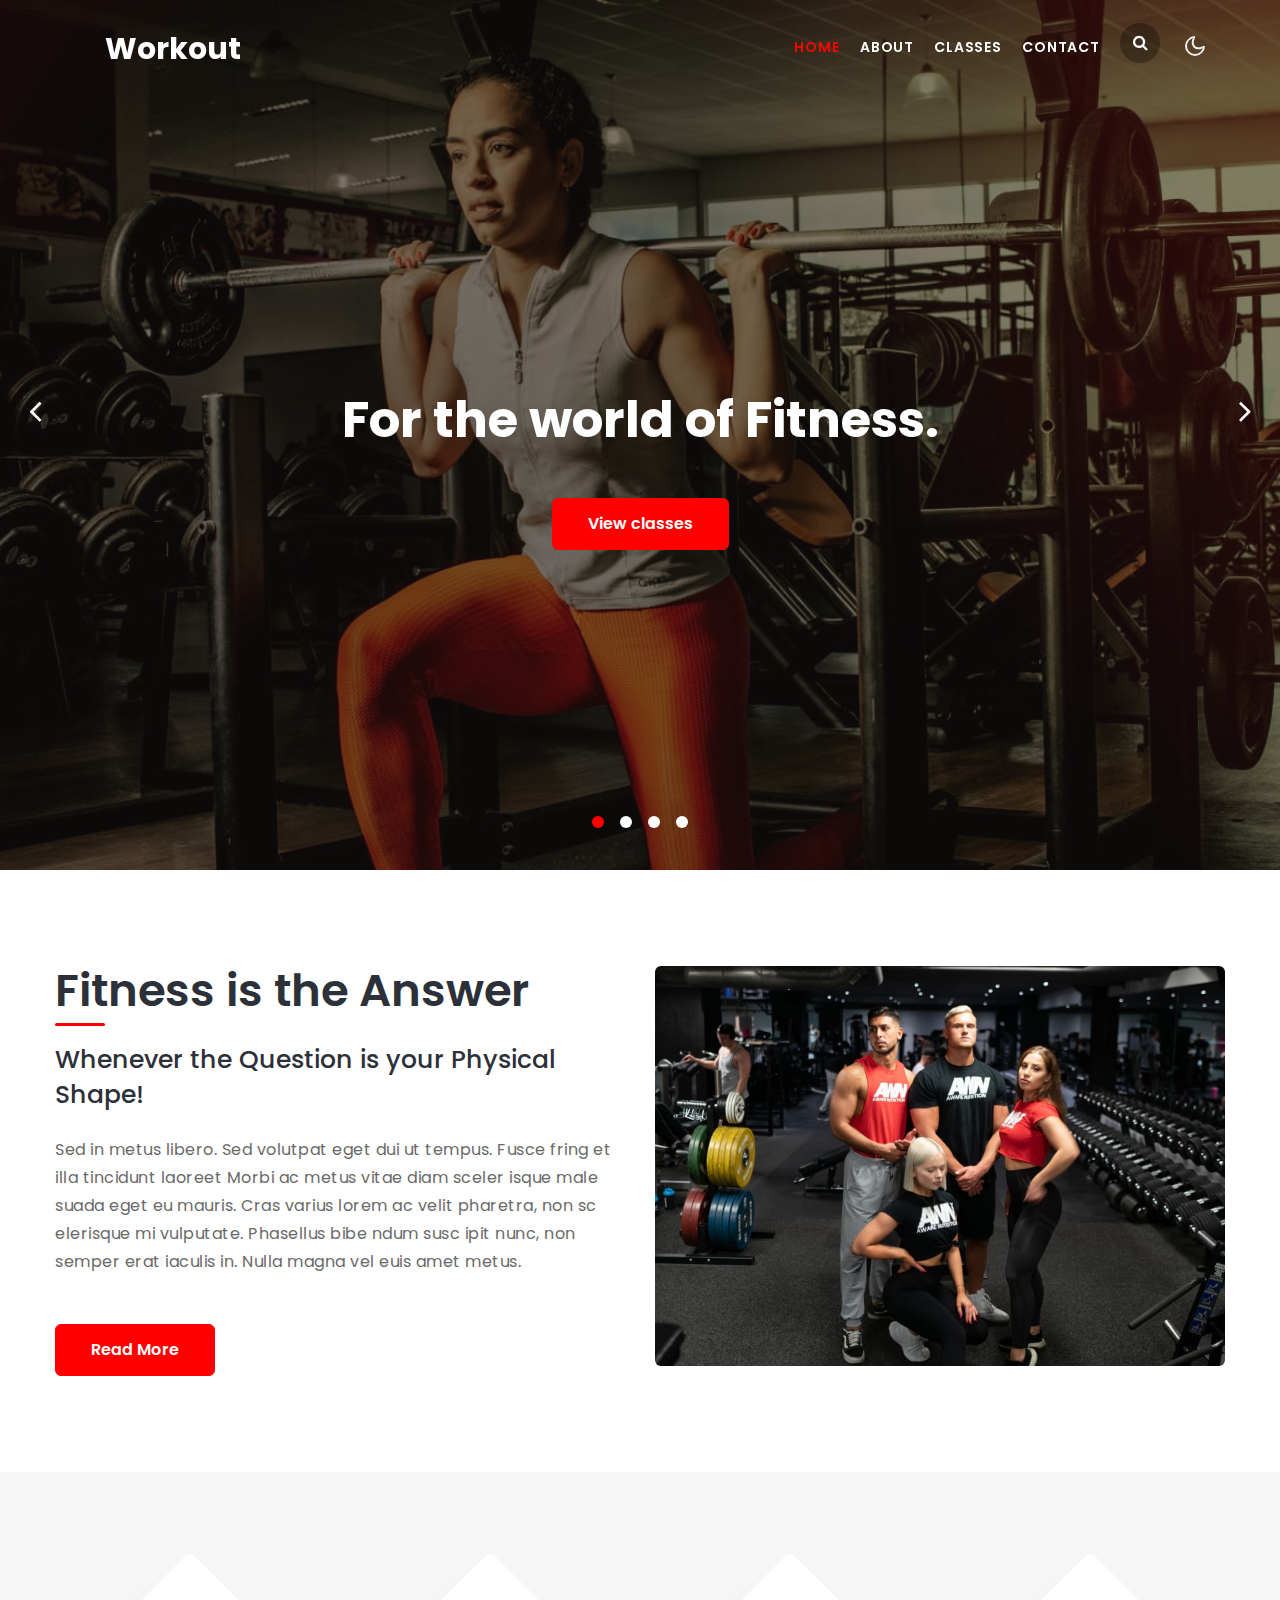
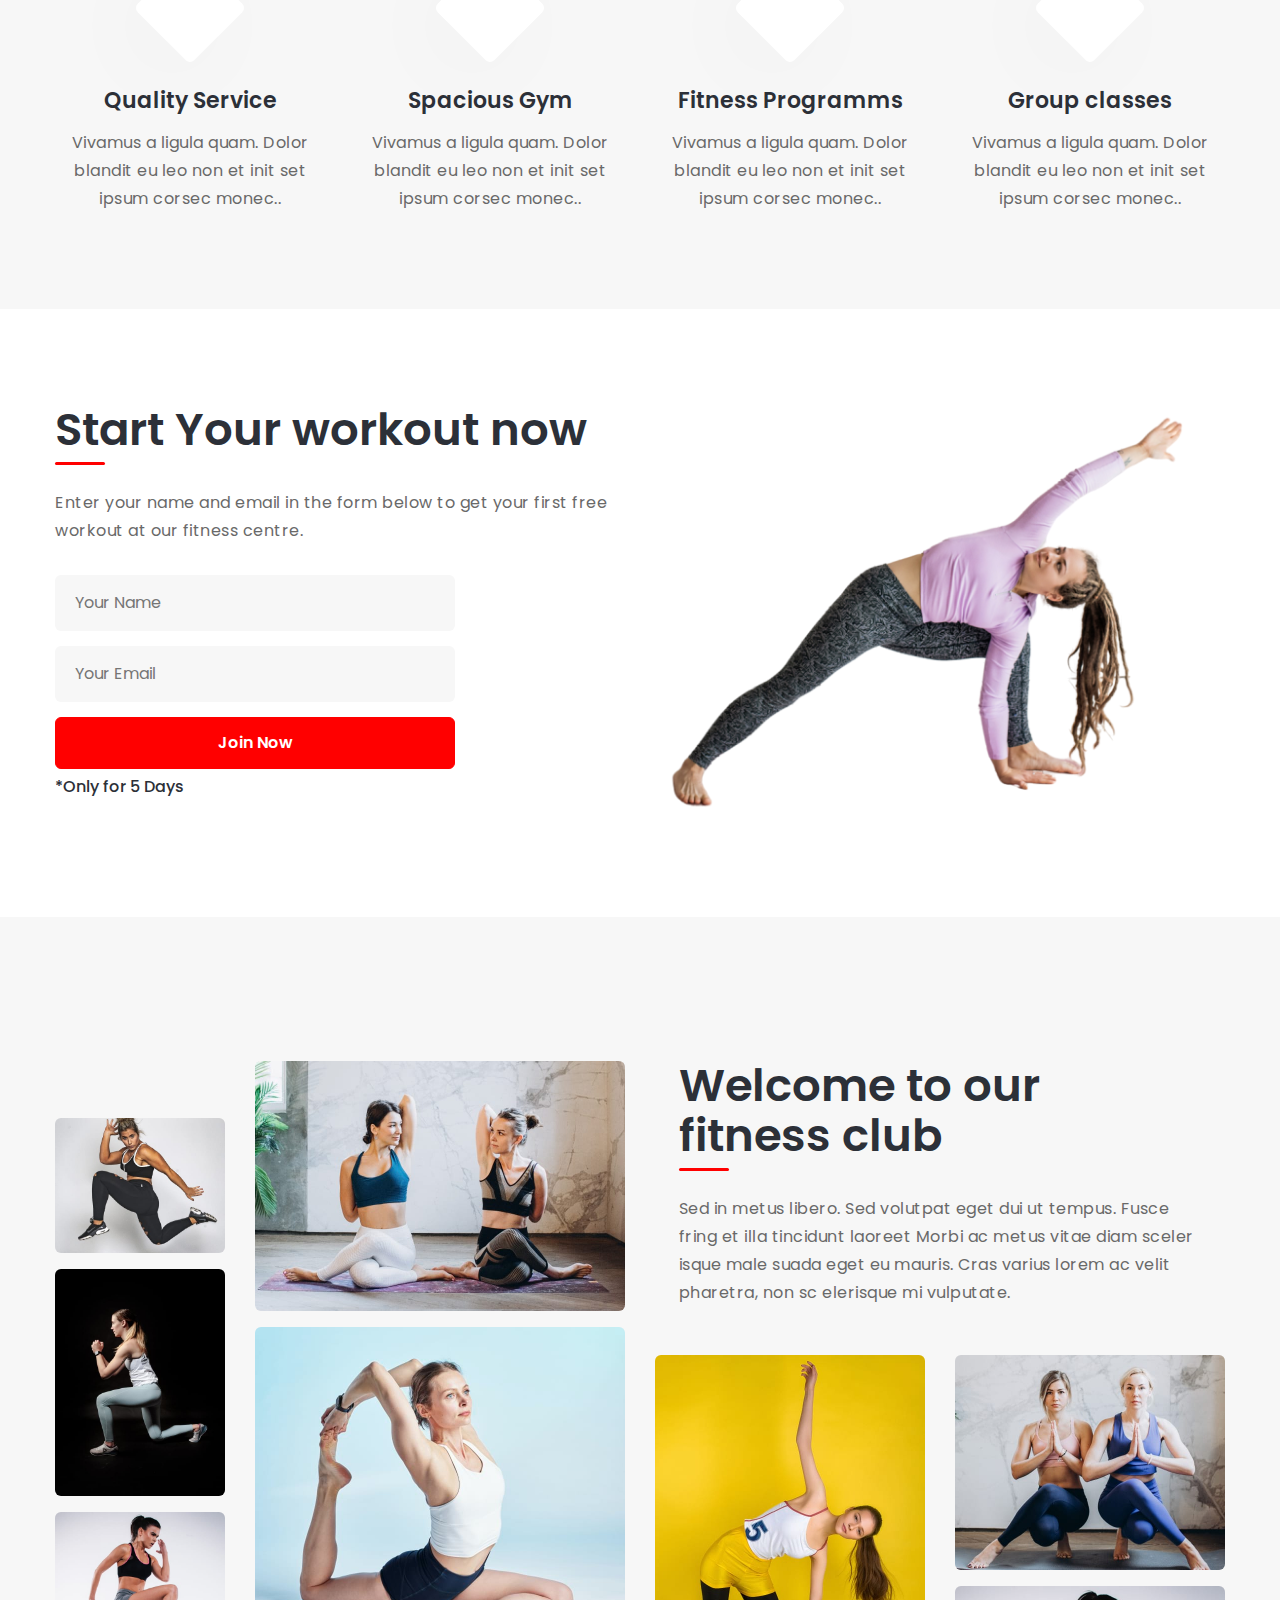
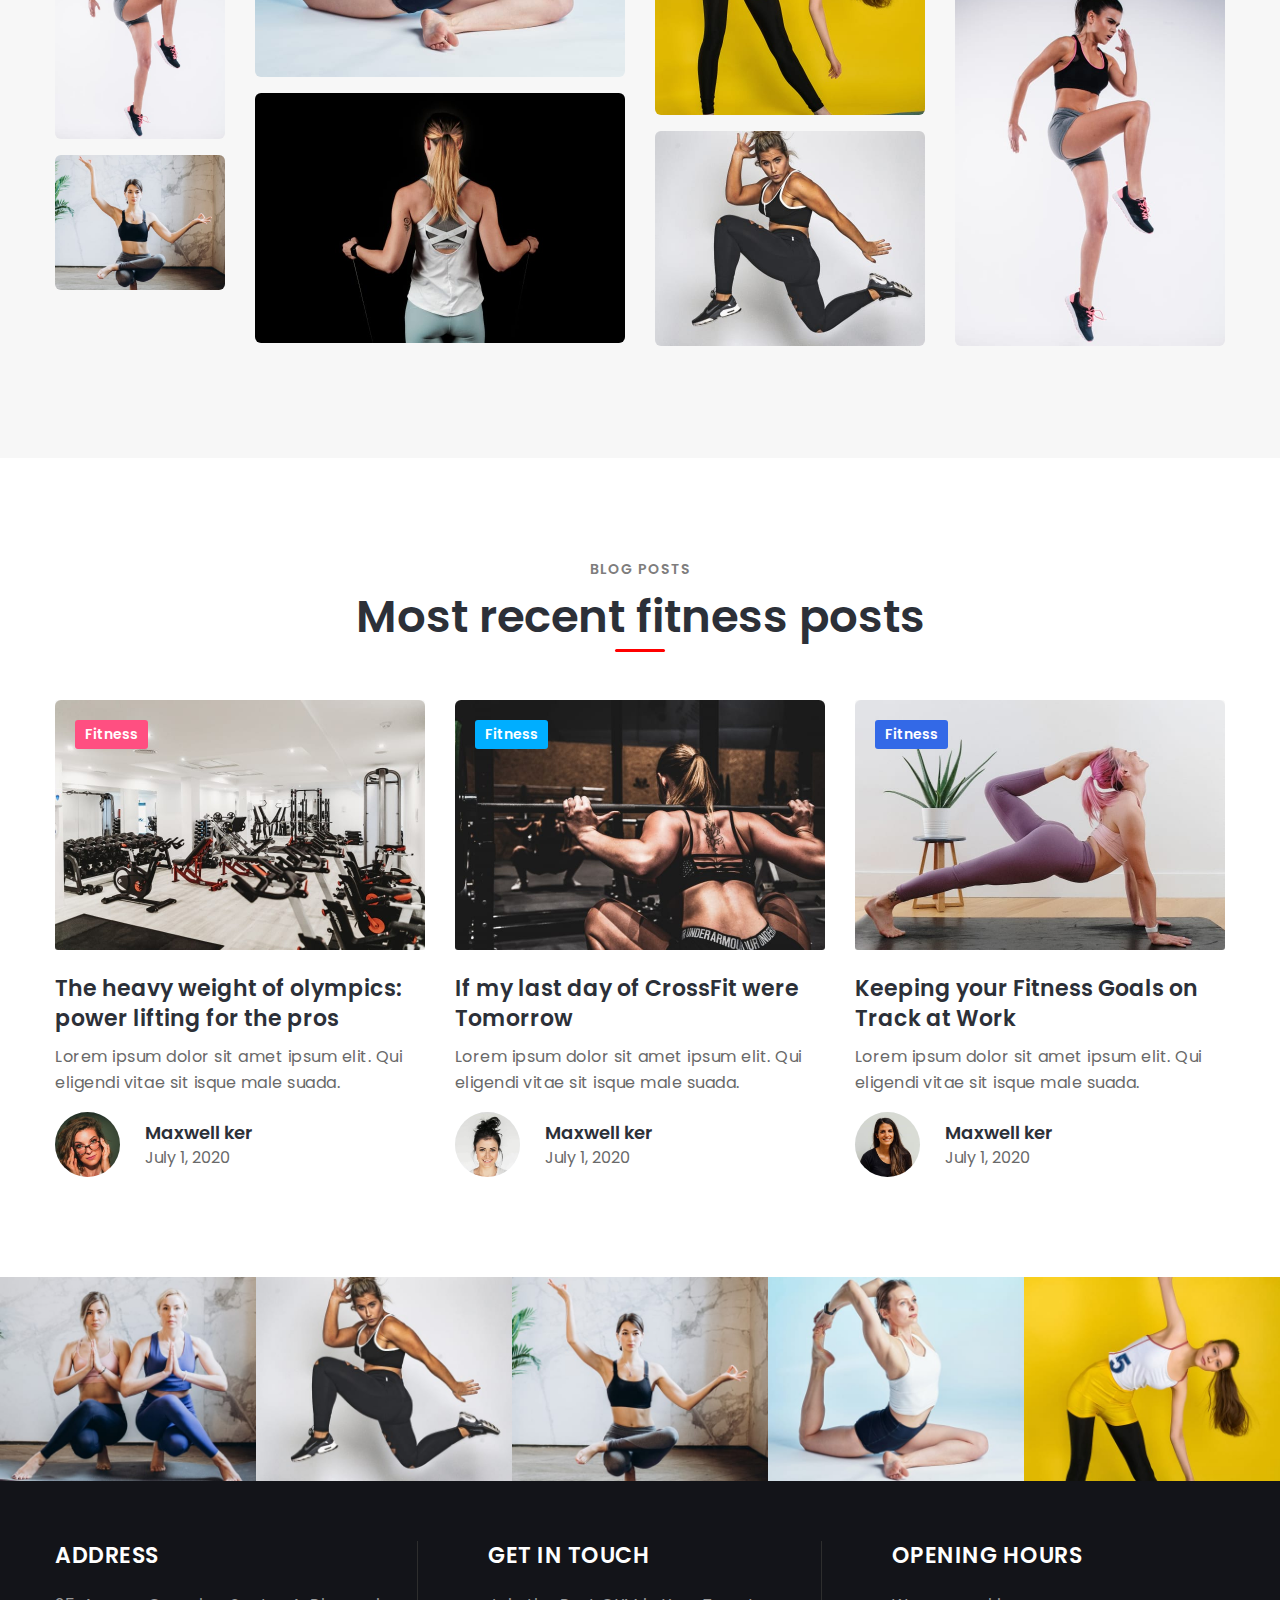
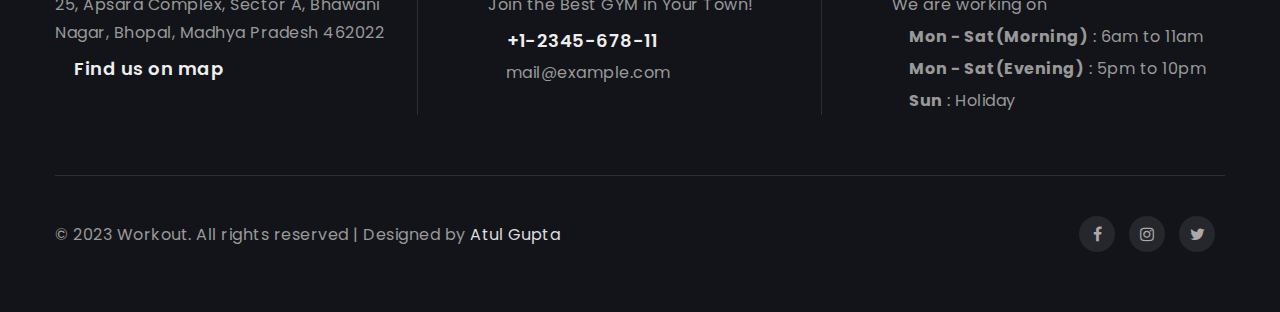
<file: index.html>
<!doctype html>
<html lang="en">
  <head>
    <meta charset="utf-8">
    <meta name="viewport" content="width=device-width, initial-scale=1, shrink-to-fit=no">

    <title>Workout - Sports Category Responsive Website | Home </title>

    <link href="//fonts.googleapis.com/css?family=Poppins:300,400,400i,500,600,700&display=swap" rel="stylesheet">
    
    <link rel="stylesheet" href="assets/css/style-starter.css">
  </head>
  <body>
<header id="site-header" class="fixed-top">
  <div class="container">
      <nav class="navbar navbar-expand-lg stroke">
          <h1> <a class="navbar-brand" href="index.html">
                  <span class="lnr lnr-bicycle"></span> Workout
              </a></h1>
          <button class="navbar-toggler  collapsed bg-gradient" type="button" data-toggle="collapse"
              data-target="#navbarTogglerDemo02" aria-controls="navbarTogglerDemo02" aria-expanded="false"
              aria-label="Toggle navigation">
              <span class="navbar-toggler-icon fa icon-expand fa-bars"></span>
              <span class="navbar-toggler-icon fa icon-close fa-times"></span>
          </button>

          <div class="collapse navbar-collapse" id="navbarTogglerDemo02">
              <ul class="navbar-nav ml-auto">
                  <li class="nav-item active">
                      <a class="nav-link" href="index.html">Home <span class="sr-only">(current)</span></a>
                  </li>
                  <li class="nav-item @@about__active">
                      <a class="nav-link" href="about.html">About</a>
                  </li>
                  <li class="nav-item @@classes__active">
                      <a class="nav-link" href="classes.html">Classes</a>
                  </li>
                  <li class="nav-item @@contact__active">
                      <a class="nav-link" href="contact.html">Contact</a>
                  </li>
                  <div class="search-right">
                      <a href="#search" title="search"><span class="fa fa-search" aria-hidden="true"></span></a>
                      
                      <div id="search" class="pop-overlay">
                          <div class="popup">
  
                              <form action="#" method="GET" class="search-box">
                                  <input type="search" placeholder="Enter Keyword" name="search" required="required"
                                      autofocus="">
                                  <button type="submit" class="btn"><span class="fa fa-search" aria-hidden="true"></span></button>
                              </form>
  
                          </div>
                          <a class="close" href="#close">×</a>
                      </div>
                  </div>
              </ul>
          </div>
          <div class="mobile-position">
              <nav class="navigation">
                  <div class="theme-switch-wrapper">
                      <label class="theme-switch" for="checkbox">
                          <input type="checkbox" id="checkbox">
                          <div class="mode-container">
                              <i class="gg-sun"></i>
                              <i class="gg-moon"></i>
                          </div>
                      </label>
                  </div>
              </nav>
          </div>
      </nav>
  </div>
</header>
	<section class="w3l-main-slider position-relative" id="home">
		<div class="companies20-content">
			<div class="owl-one owl-carousel owl-theme">
				<div class="item">
					<li>
						<div class="slider-info banner-view bg bg2">
							<div class="banner-info">
								<div class="container">
									<div class="banner-info-bg">
										<h5>For the world of Fitness.</h5>
										<a class="btn btn-style btn-primary mt-md-5 mt-4" href="classes.html">View classes</a>
									</div>
								</div>
							</div>
						</div>
					</li>
				</div>
				<div class="item">
					<li>
						<div class="slider-info  banner-view banner-top1 bg bg2">
							<div class="banner-info">
								<div class="container">
									<div class="banner-info-bg">
										<h5>For those who Work out the Hardest!</h5>
                                            <a class="btn btn-style btn-primary mt-md-5 mt-4" href="classes.html">View classes</a>
									</div>
								</div>
							</div>
						</div>
					</li>
				</div>
				<div class="item">
					<li>
						<div class="slider-info banner-view banner-top2 bg bg2">
							<div class="banner-info">
								<div class="container">
									<div class="banner-info-bg">
										<h5>15% Off for All New Attendees!</h5>
										<a class="btn btn-style btn-primary mt-md-5 mt-4" href="classes.html">View classes</a>
									</div>
								</div>
							</div>
						</div>
					</li>
				</div>
				<div class="item">
					<li>
						<div class="slider-info banner-view banner-top3 bg bg2">
							<div class="banner-info">
								<div class="container">
									<div class="banner-info-bg">
										<h5>Best fitness centre for Men & Women.</h5>
										<a class="btn btn-style btn-primary mt-md-5 mt-4" href="classes.html">View classes</a>
									</div>
								</div>
							</div>
						</div>
					</li>
				</div>
			</div>
		</div>
	</section>
<section class="w3l-homeblock1 py-5">
    <div class="container py-lg-5 py-md-4">
        <div class="row">
            <div class="col-lg-6 mb-lg-0 mb-md-5 mb-5">
                <h3 class="title-big">Fitness is the Answer </h3>
                <h5 class="mt-3">Whenever the Question is your Physical Shape!</h5>
                <p class="mt-4 mb-0"> Sed in metus libero. Sed volutpat eget dui ut tempus. Fusce fring et illa tincidunt
                    laoreet
                    Morbi ac metus vitae diam sceler isque male suada eget eu mauris. Cras varius lorem ac velit pharetra,
                    non sc elerisque mi vulputate. Phasellus bibe ndum susc ipit nunc, non semper erat iaculis in. Nulla
                    magna vel euis amet metus.</p>
                <a href="#read" class="btn-style btn-primary btn mt-lg-5 mt-4">Read More</a>
            </div>
            <div class="col-lg-6">
                <img src="assets/images/class.jpg" alt="" class="img-fluid radius-image"/>
            </div>
        </div>
    </div>
</section>
	<section class="w3l-bottom-grids-6 py-5" id="why">
		<div class="container py-lg-5 py-md-4">
			<div class="grids-area-hny main-cont-wthree-fea row">
				<div class="col-lg-3 col-sm-6 grids-feature">
					<div class="area-box">
                        <div class="icon">
                            <span class="lnr lnr-cog"></span>
                        </div>
						<h4><a href="#feature" class="title-head">Quality Service</a></h4>
						<p>Vivamus a ligula quam. Dolor blandit eu leo non et init set ipsum corsec monec..</p>
					</div>
				</div>
				<div class="col-lg-3 col-sm-6 grids-feature mt-sm-0 mt-5">
					<div class="area-box">
                        <div class="icon">
                            <span class="lnr lnr-license"></span>
                        </div>
						<h4><a href="#feature" class="title-head">Spacious Gym</a></h4>
						<p>Vivamus a ligula quam. Dolor blandit eu leo non et init set ipsum corsec monec..</p>
					</div>
				</div>
				<div class="col-lg-3 col-sm-6 grids-feature mt-lg-0 mt-5">
					<div class="area-box">
                        <div class="icon">
                            <span class="lnr lnr-file-empty"></span>
                        </div>
						<h4><a href="#feature" class="title-head">Fitness Programms</a></h4>
						<p>Vivamus a ligula quam. Dolor blandit eu leo non et init set ipsum corsec monec..</p>
					</div>
				</div>
				<div class="col-lg-3 col-sm-6 grids-feature mt-lg-0 mt-5">
					<div class="area-box">
                        <div class="icon">
                            <span class="lnr lnr-users"></span>
                        </div>
						<h4><a href="#feature" class="title-head">Group classes</a></h4>
						<p>Vivamus a ligula quam. Dolor blandit eu leo non et init set ipsum corsec monec..</p>
					</div>
				</div>
			</div>
		</div>
	</section>
<section class="w3l-homeblock3 py-5">
    <div class="container py-lg-5">
        <div class="row">
            <div class="col-lg-6 mb-lg-0 mb-md-5 mb-4">
                <div class="border-style">
                    <h3 class="title-big mb-4">Start Your workout now</h3>
                    <p>Enter your name and email in the form below to get your first free workout at our fitness centre.
                    </p>
                </div>
                <div class="form-style-w3ls">
                    <input placeholder="Your Name" name="name" type="text" required="">
                    <input placeholder="Your Email" name="email" type="email" required="">
                    <button class="btn btn-style btn-primary w-100"> Join Now</button>
                </div>
                <h6 class="mt-2"> *Only for 5 Days </h6>
            </div>
            <div class="col-lg-6">
                <img src="assets/images/image.png" alt="" class="img-fluid radius-image" />
            </div>
        </div>
    </div>
</section>
<section class="w3l-portfolio-8 py-5" id="gallery">
    <div class="portfolio-main py-lg-5 py-md-4">
        <div class="container">
            <div class="row galler-top mt-lg-5 mt-4">
                <div class="col-md-2 col-5 protfolio-item hover14 align-self">
                    <a href="assets/images/g4.jpg" data-lightbox="example-set" data-title="lorem ipsum dolor sit amet">
                        <figure>
                            <img src="assets/images/g4.jpg" alt="product" class="img-fluid radius-image">
                        </figure>
                    </a>
                    <a href="assets/images/g5.jpg" data-lightbox="example-set" data-title="lorem ipsum dolor sit amet">
                        <figure>
                            <img src="assets/images/g5.jpg" alt="product" class="img-fluid radius-image">
                        </figure>
                    </a>
                    <a href="assets/images/g7.jpg" data-lightbox="example-set" data-title="lorem ipsum dolor sit amet">
                        <figure>
                            <img src="assets/images/g7.jpg" alt="product" class="img-fluid radius-image">
                        </figure>
                    </a>
                    <a href="assets/images/g9.jpg" data-lightbox="example-set" data-title="lorem ipsum dolor sit amet">
                        <figure>
                            <img src="assets/images/g9.jpg" alt="product" class="img-fluid radius-image">
                        </figure>
                    </a>
                </div>
                <div class="col-md-4 col-7 protfolio-item hover14">
                    <a href="assets/images/g8.jpg" data-lightbox="example-set" class="mb-4"
                        data-title="lorem ipsum dolor sit amet">
                        <figure>
                            <img src="assets/images/g8.jpg" alt="product" class="img-fluid radius-image">
                        </figure>
                    </a>
                    <a href="assets/images/g6.jpg" data-lightbox="example-set" data-title="lorem ipsum dolor sit amet">
                        <figure>
                            <img src="assets/images/g6.jpg" alt="product" class="img-fluid radius-image">
                        </figure>
                    </a>
                    <a href="assets/images/g3.jpg" data-lightbox="example-set" data-title="lorem ipsum dolor sit amet">
                        <figure>
                            <img src="assets/images/g3.jpg" alt="product" class="img-fluid radius-image">
                        </figure>
                    </a>
                </div>
                <div class="col-md-6 protfolio-item hover14 mt-md-0 mt-4">
                    <div class="px-md-4">
                        <h3 class="title-big mb-4">Welcome to our fitness club</h3>
                        <p class="mb-md-5 mb-4"> Sed in metus libero. Sed volutpat eget dui ut tempus. Fusce fring et
                            illa tincidunt
                            laoreet
                            Morbi ac metus vitae diam sceler isque male suada eget eu mauris. Cras varius lorem ac velit
                            pharetra,
                            non sc elerisque mi vulputate.
                        </p>
                    </div>
                    <div class="row gallery-bottom">
                        <div class="col-6">
                            <a href="assets/images/g1.jpg" data-lightbox="example-set" class="mb-4"
                                data-title="lorem ipsum dolor sit amet">
                                <figure>
                                    <img src="assets/images/g1.jpg" alt="product" class="img-fluid radius-image">
                                </figure>
                            </a>
                            <a href="assets/images/g4.jpg" data-lightbox="example-set"
                                data-title="lorem ipsum dolor sit amet">
                                <figure>
                                    <img src="assets/images/g4.jpg" alt="product" class="img-fluid radius-image">
                                </figure>
                            </a>
                        </div>
                        <div class="col-6">
                            <a href="assets/images/g2.jpg" data-lightbox="example-set"
                                data-title="lorem ipsum dolor sit amet">
                                <figure>
                                    <img src="assets/images/g2.jpg" alt="product" class="img-fluid radius-image">
                                </figure>
                            </a>
                            <a href="assets/images/g7.jpg" data-lightbox="example-set"
                                data-title="lorem ipsum dolor sit amet">
                                <figure>
                                    <img src="assets/images/g7.jpg" alt="product" class="img-fluid radius-image">
                                </figure>
                            </a>
                        </div>
                    </div>
                </div>
            </div>
        </div>
    </div>
</section>
<section class="w3l-blog-block py-5">
    <div class="container py-lg-5 py-md-4">
        <div class="heading text-center mx-auto">
            <h5 class="title-small text-center mb-2">Blog posts</h5>
            <h3 class="title-big title-big-center mb-md-5 mb-4">Most recent fitness posts</h3>
        </div>
        <div class="row">
            <div class="col-lg-4 col-md-6 item">
                <div class="card">
                    <div class="card-header p-0 position-relative">
                        <a href="#blog-single">
                            <img class="card-img-bottom d-block" src="assets/images/blog1.jpg" alt="Card image cap">
                        </a>
                        <ul class="location-top">
                            <li class="new">Fitness</li>
                        </ul>
                    </div>
                    <div class="card-body blog-details">
                        <a href="#blog-single" class="blog-desc">The heavy weight of olympics: power lifting for the pros</a>
                        <p>Lorem ipsum dolor sit amet ipsum elit. Qui eligendi
                            vitae sit isque male suada.</p>
                        <div class="author align-items-center mt-3 mb-1">
                            <div class="img-circle">
                                <img src="assets/images/a1.jpg" class="mr-3 img-fluid" alt="...">
                              </div>
                            <div class="author-info">
                                <a href="#author">Maxwell ker</a> <br> <span class="meta-value">July 1, 2020 </span>
                            </div>
                        </div>
                    </div>
                </div>
            </div>
            <div class="col-lg-4 col-md-6 item mt-md-0 mt-5">
                <div class="card">
                    <div class="card-header p-0 position-relative">
                        <a href="#blog-single">
                            <img class="card-img-bottom d-block" src="assets/images/blog2.jpg" alt="Card image cap">
                        </a>
                        <ul class="location-top">
                            <li class="tip">Fitness</li>
                        </ul>
                    </div>
                    <div class="card-body blog-details">
                        <a href="#blog-single" class="blog-desc">If my last day of CrossFit were Tomorrow
                        </a>
                        <p>Lorem ipsum dolor sit amet ipsum elit. Qui eligendi
                            vitae sit isque male suada.</p>
                            <div class="author align-items-center mt-3 mb-1">
                                <div class="img-circle">
                                    <img src="assets/images/a2.jpg" class="mr-3 img-fluid" alt="...">
                                  </div>
                                <div class="author-info">
                                    <a href="#author">Maxwell ker</a> <br> <span class="meta-value">July 1, 2020 </span>
                                </div>
                            </div>
                    </div>
                </div>
            </div>
            <div class="col-lg-4 col-md-6 item mt-lg-0 mt-5">
                <div class="card">
                    <div class="card-header p-0 position-relative">
                        <a href="#blog-single">
                            <img class="card-img-bottom d-block" src="assets/images/blog4.jpg" alt="Card image cap">
                        </a>
                        <ul class="location-top">
                            <li class="design">Fitness</li>
                        </ul>
                    </div>
                    <div class="card-body blog-details">
                        <a href="#blog-single" class="blog-desc">Keeping your Fitness Goals on Track at Work
                        </a>
                        <p>Lorem ipsum dolor sit amet ipsum elit. Qui eligendi
                            vitae sit isque male suada.</p>
                            <div class="author align-items-center mt-3 mb-1">
                                <div class="img-circle">
                                    <img src="assets/images/a3.jpg" class="mr-3 img-fluid" alt="...">
                                  </div>
                                <div class="author-info">
                                    <a href="#author">Maxwell ker</a> <br> <span class="meta-value">July 1, 2020 </span>
                                </div>
                            </div>
                    </div>
                </div>
            </div>
        </div>
    </div>
</section>
<section class="w3l-grid-slider" id="instaposts">
    <div class="grid-slider">
        <div class="">
            <div id="demos">
                <div class="owl-carousel owl-carousel-posts owl-theme grid-col-4">
                    <div class="item">
                        <a href="#instagram">
                            <div class="gallery-grid">
                                <div class="content">
                                    <div class="content-overlay"></div>
                                    <img src="assets/images/g2.jpg" class="image-two img-responsive">
                                    <div class="content-details fadeIn-bottom">
                                        <span class="fa fa-instagram"></span>
                                    </div>
                                </div>
                            </div>

                        </a>
                    </div>
                    <div class="item">
                        <a href="#instagram">
                            <div class="gallery-grid">
                                <div class="content">
                                    <div class="content-overlay"></div>
                                    <img src="assets/images/g4.jpg" class="image-two img-responsive">
                                    <div class="content-details fadeIn-bottom">
                                        <span class="fa fa-instagram"></span>
                                    </div>
                                </div>
                            </div>

                        </a>
                    </div>
                    <div class="item">
                        <a href="#instagram">
                            <div class="gallery-grid">
                                <div class="content">
                                    <div class="content-overlay"></div>
                                    <img src="assets/images/g9.jpg" class="image-two img-responsive">
                                    <div class="content-details fadeIn-bottom">
                                        <span class="fa fa-instagram"></span>
                                    </div>
                                </div>
                            </div>

                        </a>
                    </div>
                    <div class="item">
                        <a href="#instagram">
                            <div class="gallery-grid">
                                <div class="content">
                                    <div class="content-overlay"></div>
                                    <img src="assets/images/g10.jpg" class="image-two img-responsive">
                                    <div class="content-details fadeIn-bottom">
                                        <span class="fa fa-instagram"></span>
                                    </div>
                                </div>
                            </div>

                        </a>
                    </div>
                    <div class="item">
                        <a href="#instagram">
                            <div class="gallery-grid">
                                <div class="content">
                                    <div class="content-overlay"></div>
                                    <img src="assets/images/g11.jpg" class="image-two img-responsive">
                                    <div class="content-details fadeIn-bottom">
                                        <span class="fa fa-instagram"></span>
                                    </div>
                                </div>
                            </div>

                        </a>
                    </div>
                    <div class="item">
                        <a href="#instagram">
                            <div class="gallery-grid">
                                <div class="content">
                                    <div class="content-overlay"></div>
                                    <img src="assets/images/g2.jpg" class="image-two img-responsive">
                                    <div class="content-details fadeIn-bottom">
                                        <span class="fa fa-instagram"></span>
                                    </div>
                                </div>
                            </div>

                        </a>
                    </div>
                    <div class="item">
                        <a href="#instagram">
                            <div class="gallery-grid">
                                <div class="content">
                                    <div class="content-overlay"></div>
                                    <img src="assets/images/g4.jpg" class="image-two img-responsive">
                                    <div class="content-details fadeIn-bottom">
                                        <span class="fa fa-instagram"></span>
                                    </div>
                                </div>
                            </div>

                        </a>
                    </div>
                    <div class="item">
                        <a href="#instagram">
                            <div class="gallery-grid">
                                <div class="content">
                                    <div class="content-overlay"></div>
                                    <img src="assets/images/g9.jpg" class="image-two img-responsive">
                                    <div class="content-details fadeIn-bottom">
                                        <span class="fa fa-instagram"></span>
                                    </div>
                                </div>
                            </div>

                        </a>
                    </div>
                    <div class="item">
                        <a href="#instagram">
                            <div class="gallery-grid">
                                <div class="content">
                                    <div class="content-overlay"></div>
                                    <img src="assets/images/g10.jpg" class="image-two img-responsive">
                                    <div class="content-details fadeIn-bottom">
                                        <span class="fa fa-instagram"></span>
                                    </div>
                                </div>
                            </div>

                        </a>
                    </div>
                </div>
            </div>
        </div>
    </div>

</section>
 <section class="w3l-footers-20">
   <div class="footers20">
     <div class="container">
       <div class="footers20-content">
         <div class="d-grid grid-col-4 grids-content">
           <div class="column">
             <h4>Address</h4>
             <p class="contact-para3">25, Apsara Complex, Sector A, Bhawani Nagar, Bhopal, Madhya Pradesh 462022</p>
             <a href="contact.html">
               <p class="contact-map mt-2"><span class="lnr lnr-map-marker"></span> Find us on map</p>
             </a>
           </div>
           <div class="column">
             <h4>Get in touch</h4>
             <p>Join the Best GYM in Your Town!</p>
             <a href="tel:+1-2345-678-11">
               <p class="contact-phone mt-2"><span class="lnr lnr-phone-handset"></span> +1-2345-678-11
               </p>
             </a>
             <a href="mailto:mail@example.com">
               <p class="contact-mail mt-1"><span class="lnr lnr-envelope"></span> mail@example.com</p>
             </a>
           </div>
           <div class="column">
             <h4>Opening hours</h4>
             <p>We are working on</p>
             <p class="mt-1"><span class="lnr lnr-clock"></span> <strong>Mon - Sat(Morning)</strong> : 6am to 11am</p>
             <p class="mt-1"><span class="lnr lnr-clock"></span> <strong>Mon - Sat(Evening)</strong> : 5pm to 10pm</p>
             <p class="mt-1"><span class="lnr lnr-clock"></span> <strong>Sun</strong> : Holiday</p>
           </div>
           </div>
         </div>
         <div class="d-grid grid-col-3 grids-content1 bottom-border">
           <div class="columns copyright-grid align-self">
             <p class="copy-footer-29">© 2023 Workout. All rights reserved | Designed by <a href="https://www.linkedin.com/in/atulguptag/" target="_blank">Atul Gupta</a> </p>
           </div>
           <div class="columns text-lg-right social-grid">
             <ul class="social">
               <li><a href="https://www.facebook.com/itsatulguptag/" target="_blank"><span class="fa fa-facebook" aria-hidden="true"></span></a></li>
               <li><a href="https://www.instagram.com/itsatulguptag/" target="_blank"><span class="fa fa-instagram" aria-hidden="true"></span></a></li>
               <li><a href="https://twitter.com/atulgupta_g" target="_blank"><span class="fa fa-twitter" aria-hidden="true"></span></a></li>
             </ul>
           </div>
         </div>
       </div>
     </div>
   </div>
   <button onclick="topFunction()" id="movetop" title="Go to top">
     &#10548;
   </button>
   <script>
     window.onscroll = function () {
       scrollFunction()
     };

     function scrollFunction() {
       if (document.body.scrollTop > 20 || document.documentElement.scrollTop > 20) {
         document.getElementById("movetop").style.display = "block";
       } else {
         document.getElementById("movetop").style.display = "none";
       }
     }

     function topFunction() {
       document.body.scrollTop = 0;
       document.documentElement.scrollTop = 0;
     }
   </script>
 </section>


 <script src="assets/js/jquery-3.3.1.min.js"></script>

 <script src="assets/js/theme-change.js"></script>
 <script src="assets/js/lightbox-plus-jquery.min.js"></script>

 <script src="assets/js/owl.carousel.js"></script>
 <script>
   $(document).ready(function () {
     $('.owl-one').owlCarousel({
       loop: true,
       margin: 0,
       nav: false,
       responsiveClass: true,
       autoplay: false,
       autoplayTimeout: 5000,
       autoplaySpeed: 1000,
       autoplayHoverPause: false,
       responsive: {
         0: {
           items: 1,
           nav: false
         },
         480: {
           items: 1,
           nav: false
         },
         667: {
           items: 1,
           nav: true
         },
         1000: {
           items: 1,
           nav: true
         }
       }
     })
   })
 </script>
 <script>
   $(document).ready(function () {
     $(".owl-two").owlCarousel({
       loop: true,
       margin: 20,
       nav: false,
       responsiveClass: true,
       responsive: {
         0: {
           items: 1,
           nav: false
         },
         768: {
           items: 2,
           nav: false
         },
         1000: {
           items: 3,
           nav: false,
           loop: false
         }
       }
     })
   })
 </script>

 <script>
   $(document).ready(function () {
     $('.owl-carousel-posts').owlCarousel({
       loop: true,
       margin: 0,
       responsiveClass: true,
       autoplay: true,
       autoplayTimeout: 2000,
       autoplaySpeed: 1000,
       autoplayHoverPause: true,
       responsive: {
         0: {
           items: 2,
           nav: false
         },
         480: {
           items: 3,
           nav: true,
           margin: 0
         },
         736: {
           items: 4,
           nav: true,
           margin: 0
         },
         1000: {
           items: 5,
           nav: true,
           margin: 0
         }
       }
     })
   })
 </script>
 <script>
   $(document).ready(function () {
     $('.owl-carousel').owlCarousel({
       loop: true,
       margin: 0,
       responsiveClass: true,
       responsive: {
         0: {
           items: 1,
           nav: true
         },
         400: {
           items: 2,
           nav: true,
           margin: 20
         },
         1000: {
           items: 4,
           nav: true,
           loop: true,
           margin: 25
         }
       }
     })
   })
 </script>
 <script src="assets/js/jquery.waypoints.min.js"></script>
 <script src="assets/js/jquery.countup.js"></script>
 <script>
   $('.counter').countUp();
 </script>
 <script>
   $(function () {
     $('.navbar-toggler').click(function () {
       $('body').toggleClass('noscroll');
     })
   });
 </script>
 <script>
   $(window).on("scroll", function () {
     var scroll = $(window).scrollTop();

     if (scroll >= 80) {
       $("#site-header").addClass("nav-fixed");
     } else {
       $("#site-header").removeClass("nav-fixed");
     }
   });

   $(".navbar-toggler").on("click", function () {
     $("header").toggleClass("active");
   });
   $(document).on("ready", function () {
     if ($(window).width() > 991) {
       $("header").removeClass("active");
     }
     $(window).on("resize", function () {
       if ($(window).width() > 991) {
         $("header").removeClass("active");
       }
     });
   });
 </script>

 <script src="assets/js/bootstrap.min.js"></script>

 </body>

 </html>
</file>
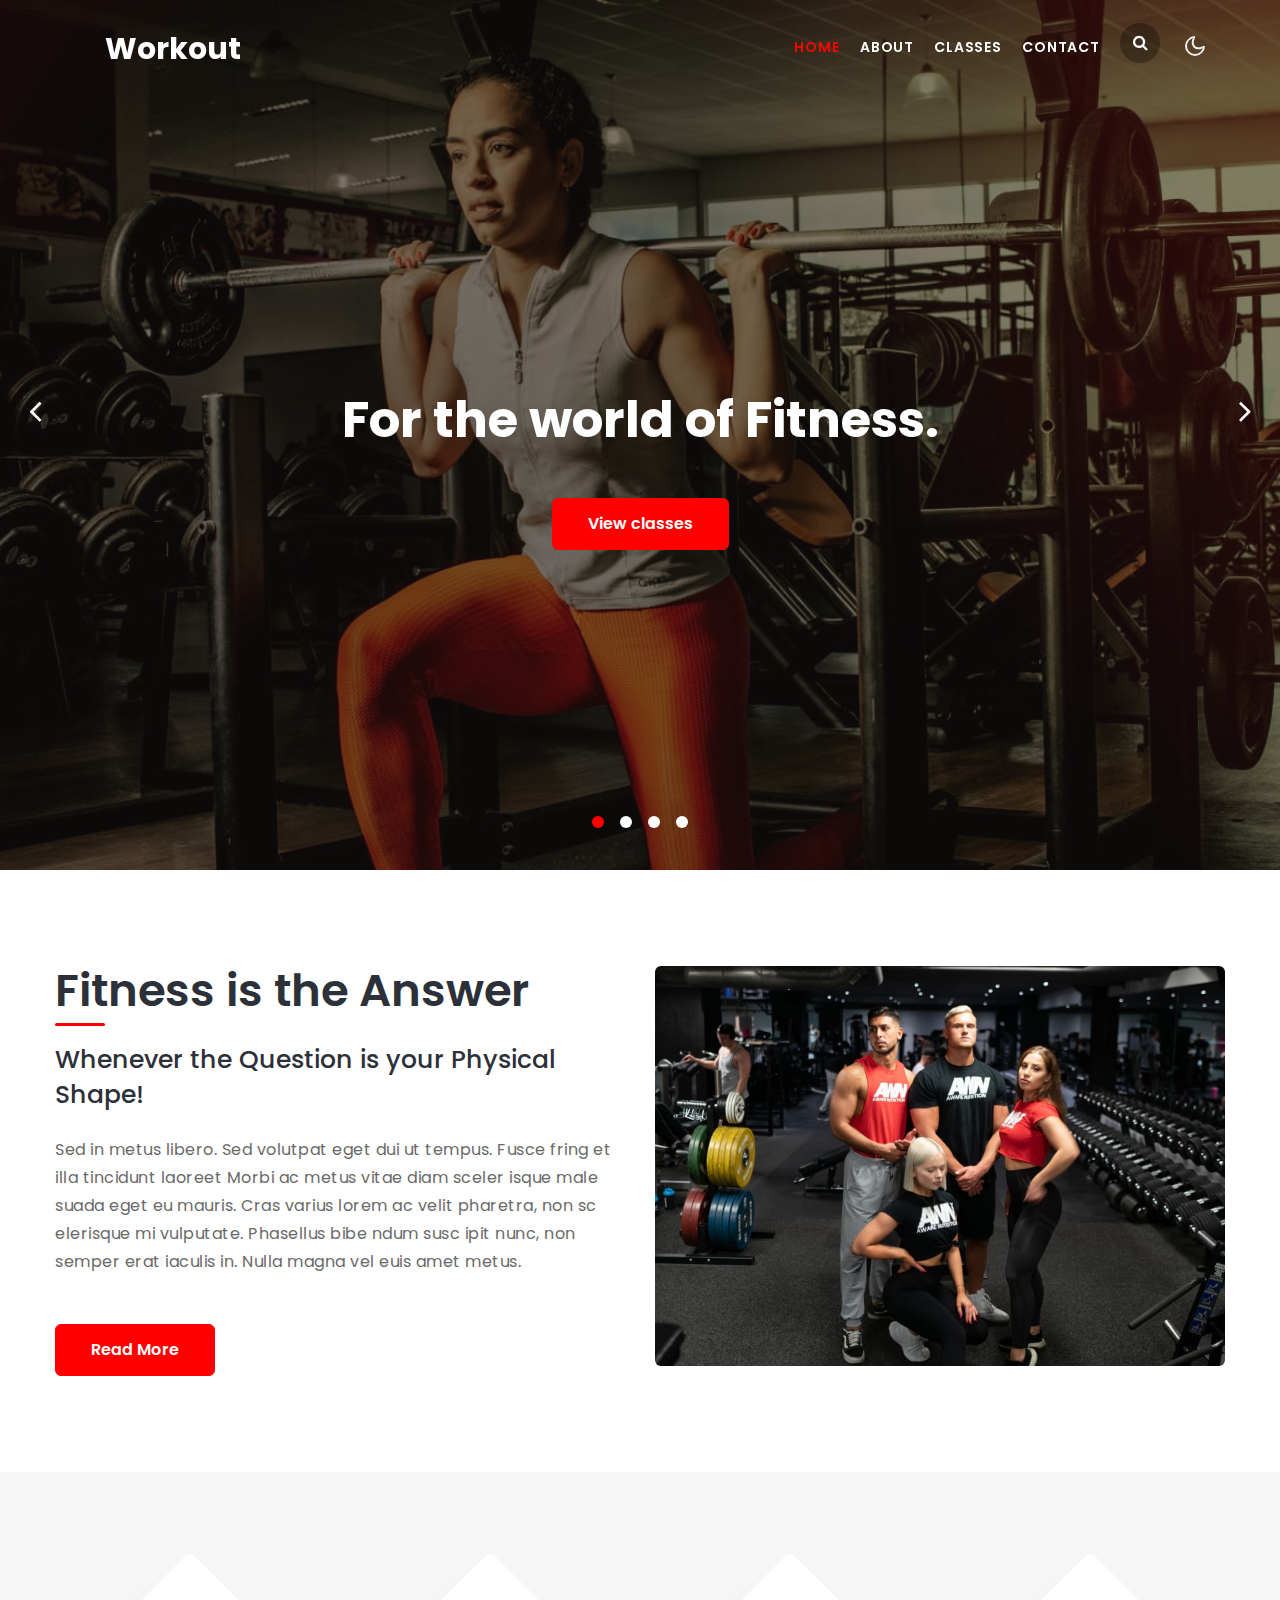
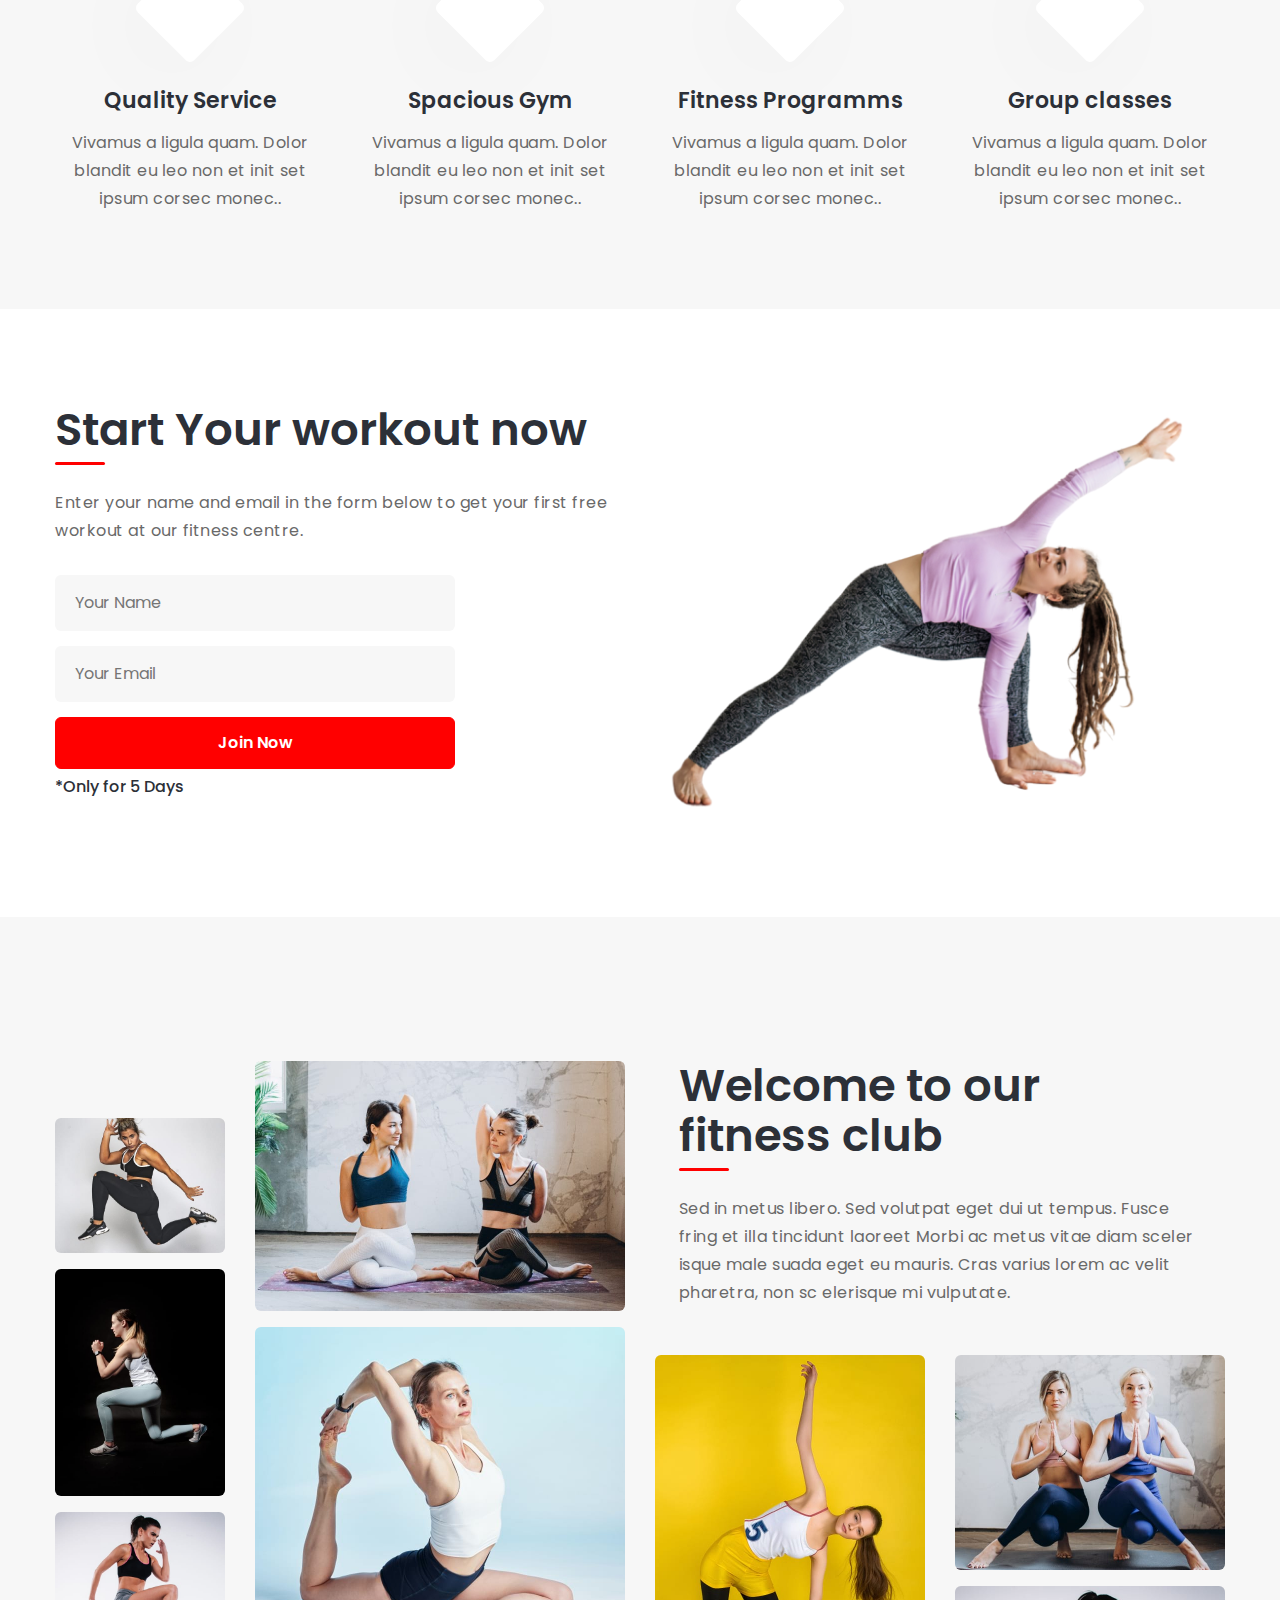
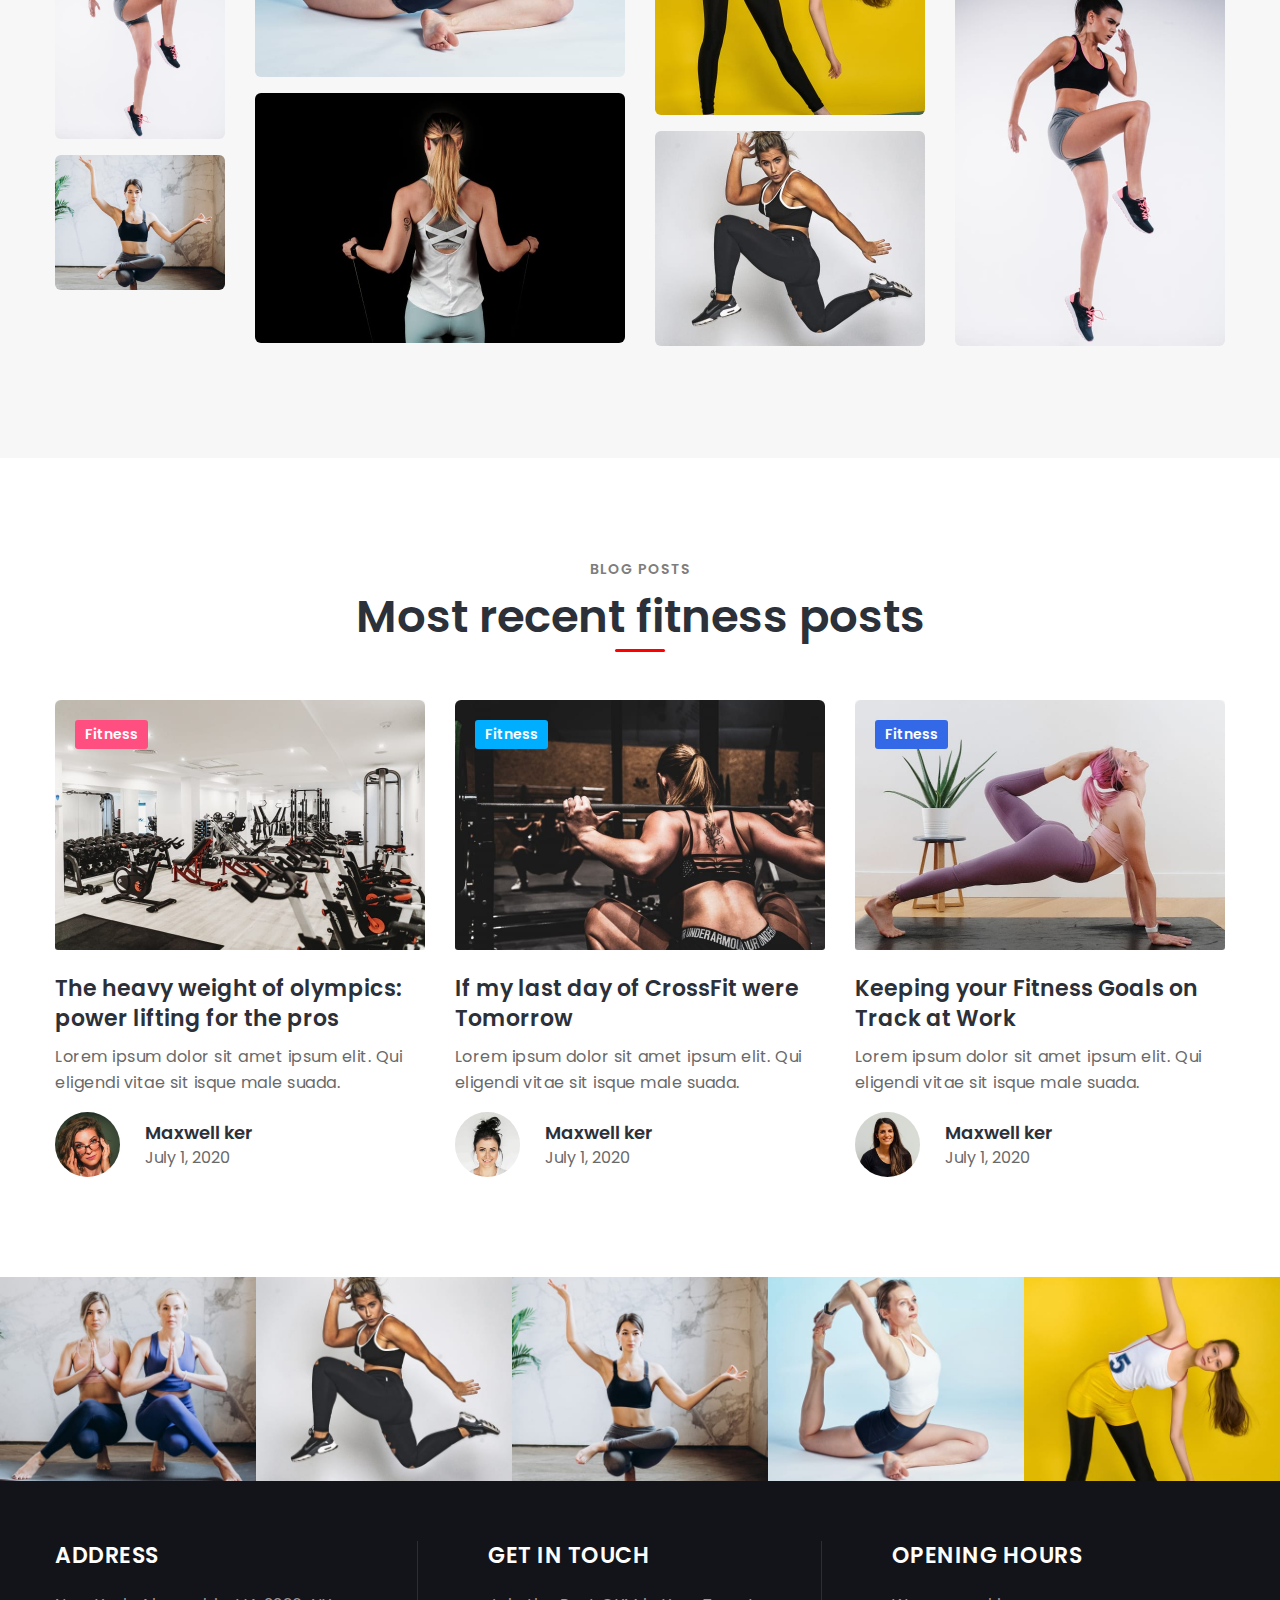
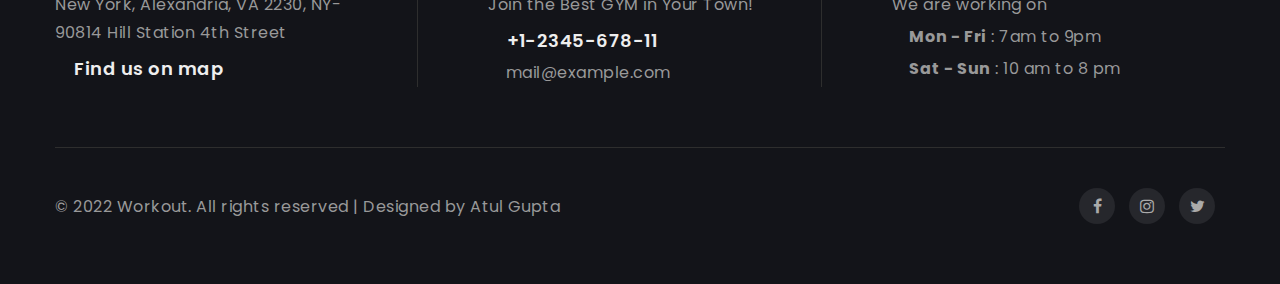
<file: starter/index.html>
<!doctype html>
<html lang="en">
  <head>
    <meta charset="utf-8">
    <meta name="viewport" content="width=device-width, initial-scale=1, shrink-to-fit=no">

    <title>Workout - Sports Category Responsive Website Template | Home : W3layouts</title>

    <link href="//fonts.googleapis.com/css?family=Poppins:300,400,400i,500,600,700&display=swap" rel="stylesheet">
    
    <link rel="stylesheet" href="assets/css/style-starter.css">
  </head>
  <body>
<header id="site-header" class="fixed-top">
  <div class="container">
      <nav class="navbar navbar-expand-lg stroke">
          <h1> <a class="navbar-brand" href="index.html">
                  <span class="lnr lnr-bicycle"></span> Workout
              </a></h1>
          <button class="navbar-toggler  collapsed bg-gradient" type="button" data-toggle="collapse"
              data-target="#navbarTogglerDemo02" aria-controls="navbarTogglerDemo02" aria-expanded="false"
              aria-label="Toggle navigation">
              <span class="navbar-toggler-icon fa icon-expand fa-bars"></span>
              <span class="navbar-toggler-icon fa icon-close fa-times"></span>
          </button>

          <div class="collapse navbar-collapse" id="navbarTogglerDemo02">
              <ul class="navbar-nav ml-auto">
                  <li class="nav-item active">
                      <a class="nav-link" href="index.html">Home <span class="sr-only">(current)</span></a>
                  </li>
                  <li class="nav-item @@about__active">
                      <a class="nav-link" href="about.html">About</a>
                  </li>
                  <li class="nav-item @@classes__active">
                      <a class="nav-link" href="classes.html">Classes</a>
                  </li>
                  <li class="nav-item @@contact__active">
                      <a class="nav-link" href="contact.html">Contact</a>
                  </li>
                  <div class="search-right">
                      <a href="#search" title="search"><span class="fa fa-search" aria-hidden="true"></span></a>
                      
                      <div id="search" class="pop-overlay">
                          <div class="popup">
  
                              <form action="#" method="GET" class="search-box">
                                  <input type="search" placeholder="Enter Keyword" name="search" required="required"
                                      autofocus="">
                                  <button type="submit" class="btn"><span class="fa fa-search" aria-hidden="true"></span></button>
                              </form>
  
                          </div>
                          <a class="close" href="#close">×</a>
                      </div>
                  </div>
              </ul>
          </div>
          <div class="mobile-position">
              <nav class="navigation">
                  <div class="theme-switch-wrapper">
                      <label class="theme-switch" for="checkbox">
                          <input type="checkbox" id="checkbox">
                          <div class="mode-container">
                              <i class="gg-sun"></i>
                              <i class="gg-moon"></i>
                          </div>
                      </label>
                  </div>
              </nav>
          </div>
      </nav>
  </div>
</header>
	<section class="w3l-main-slider position-relative" id="home">
		<div class="companies20-content">
			<div class="owl-one owl-carousel owl-theme">
				<div class="item">
					<li>
						<div class="slider-info banner-view bg bg2">
							<div class="banner-info">
								<div class="container">
									<div class="banner-info-bg">
										<h5>For the world of Fitness.</h5>
										<a class="btn btn-style btn-primary mt-md-5 mt-4" href="services.html">View classes</a>
									</div>
								</div>
							</div>
						</div>
					</li>
				</div>
				<div class="item">
					<li>
						<div class="slider-info  banner-view banner-top1 bg bg2">
							<div class="banner-info">
								<div class="container">
									<div class="banner-info-bg">
										<h5>For those who Work out the Hardest!</h5>
                                            <a class="btn btn-style btn-primary mt-md-5 mt-4" href="services.html">View classes</a>
									</div>
								</div>
							</div>
						</div>
					</li>
				</div>
				<div class="item">
					<li>
						<div class="slider-info banner-view banner-top2 bg bg2">
							<div class="banner-info">
								<div class="container">
									<div class="banner-info-bg">
										<h5>15% Off for All New Attendees!</h5>
										<a class="btn btn-style btn-primary mt-md-5 mt-4" href="services.html">View classes</a>
									</div>
								</div>
							</div>
						</div>
					</li>
				</div>
				<div class="item">
					<li>
						<div class="slider-info banner-view banner-top3 bg bg2">
							<div class="banner-info">
								<div class="container">
									<div class="banner-info-bg">
										<h5>Best fitness centre for Men & Women.</h5>
										<a class="btn btn-style btn-primary mt-md-5 mt-4" href="services.html">View classes</a>
									</div>
								</div>
							</div>
						</div>
					</li>
				</div>
			</div>
		</div>
	</section>
<section class="w3l-homeblock1 py-5">
    <div class="container py-lg-5 py-md-4">
        <div class="row">
            <div class="col-lg-6 mb-lg-0 mb-md-5 mb-5">
                <h3 class="title-big">Fitness is the Answer </h3>
                <h5 class="mt-3">Whenever the Question is your Physical Shape!</h5>
                <p class="mt-4 mb-0"> Sed in metus libero. Sed volutpat eget dui ut tempus. Fusce fring et illa tincidunt
                    laoreet
                    Morbi ac metus vitae diam sceler isque male suada eget eu mauris. Cras varius lorem ac velit pharetra,
                    non sc elerisque mi vulputate. Phasellus bibe ndum susc ipit nunc, non semper erat iaculis in. Nulla
                    magna vel euis amet metus.</p>
                <a href="#read" class="btn-style btn-primary btn mt-lg-5 mt-4">Read More</a>
            </div>
            <div class="col-lg-6">
                <img src="assets/images/class.jpg" alt="" class="img-fluid radius-image"/>
            </div>
        </div>
    </div>
</section>
	<section class="w3l-bottom-grids-6 py-5" id="why">
		<div class="container py-lg-5 py-md-4">
			<div class="grids-area-hny main-cont-wthree-fea row">
				<div class="col-lg-3 col-sm-6 grids-feature">
					<div class="area-box">
                        <div class="icon">
                            <span class="lnr lnr-cog"></span>
                        </div>
						<h4><a href="#feature" class="title-head">Quality Service</a></h4>
						<p>Vivamus a ligula quam. Dolor blandit eu leo non et init set ipsum corsec monec..</p>
					</div>
				</div>
				<div class="col-lg-3 col-sm-6 grids-feature mt-sm-0 mt-5">
					<div class="area-box">
                        <div class="icon">
                            <span class="lnr lnr-license"></span>
                        </div>
						<h4><a href="#feature" class="title-head">Spacious Gym</a></h4>
						<p>Vivamus a ligula quam. Dolor blandit eu leo non et init set ipsum corsec monec..</p>
					</div>
				</div>
				<div class="col-lg-3 col-sm-6 grids-feature mt-lg-0 mt-5">
					<div class="area-box">
                        <div class="icon">
                            <span class="lnr lnr-file-empty"></span>
                        </div>
						<h4><a href="#feature" class="title-head">Fitness Programms</a></h4>
						<p>Vivamus a ligula quam. Dolor blandit eu leo non et init set ipsum corsec monec..</p>
					</div>
				</div>
				<div class="col-lg-3 col-sm-6 grids-feature mt-lg-0 mt-5">
					<div class="area-box">
                        <div class="icon">
                            <span class="lnr lnr-users"></span>
                        </div>
						<h4><a href="#feature" class="title-head">Group classes</a></h4>
						<p>Vivamus a ligula quam. Dolor blandit eu leo non et init set ipsum corsec monec..</p>
					</div>
				</div>
			</div>
		</div>
	</section>
<section class="w3l-homeblock3 py-5">
    <div class="container py-lg-5">
        <div class="row">
            <div class="col-lg-6 mb-lg-0 mb-md-5 mb-4">
                <div class="border-style">
                    <h3 class="title-big mb-4">Start Your workout now</h3>
                    <p>Enter your name and email in the form below to get your first free workout at our fitness centre.
                    </p>
                </div>
                <div class="form-style-w3ls">
                    <input placeholder="Your Name" name="name" type="text" required="">
                    <input placeholder="Your Email" name="email" type="email" required="">
                    <button class="btn btn-style btn-primary w-100"> Join Now</button>
                </div>
                <h6 class="mt-2"> *Only for 5 Days </h6>
            </div>
            <div class="col-lg-6">
                <img src="assets/images/image.png" alt="" class="img-fluid radius-image" />
            </div>
        </div>
    </div>
</section>
<section class="w3l-portfolio-8 py-5" id="gallery">
    <div class="portfolio-main py-lg-5 py-md-4">
        <div class="container">
            <div class="row galler-top mt-lg-5 mt-4">
                <div class="col-md-2 col-5 protfolio-item hover14 align-self">
                    <a href="assets/images/g4.jpg" data-lightbox="example-set" data-title="lorem ipsum dolor sit amet">
                        <figure>
                            <img src="assets/images/g4.jpg" alt="product" class="img-fluid radius-image">
                        </figure>
                    </a>
                    <a href="assets/images/g5.jpg" data-lightbox="example-set" data-title="lorem ipsum dolor sit amet">
                        <figure>
                            <img src="assets/images/g5.jpg" alt="product" class="img-fluid radius-image">
                        </figure>
                    </a>
                    <a href="assets/images/g7.jpg" data-lightbox="example-set" data-title="lorem ipsum dolor sit amet">
                        <figure>
                            <img src="assets/images/g7.jpg" alt="product" class="img-fluid radius-image">
                        </figure>
                    </a>
                    <a href="assets/images/g9.jpg" data-lightbox="example-set" data-title="lorem ipsum dolor sit amet">
                        <figure>
                            <img src="assets/images/g9.jpg" alt="product" class="img-fluid radius-image">
                        </figure>
                    </a>
                </div>
                <div class="col-md-4 col-7 protfolio-item hover14">
                    <a href="assets/images/g8.jpg" data-lightbox="example-set" class="mb-4"
                        data-title="lorem ipsum dolor sit amet">
                        <figure>
                            <img src="assets/images/g8.jpg" alt="product" class="img-fluid radius-image">
                        </figure>
                    </a>
                    <a href="assets/images/g6.jpg" data-lightbox="example-set" data-title="lorem ipsum dolor sit amet">
                        <figure>
                            <img src="assets/images/g6.jpg" alt="product" class="img-fluid radius-image">
                        </figure>
                    </a>
                    <a href="assets/images/g3.jpg" data-lightbox="example-set" data-title="lorem ipsum dolor sit amet">
                        <figure>
                            <img src="assets/images/g3.jpg" alt="product" class="img-fluid radius-image">
                        </figure>
                    </a>
                </div>
                <div class="col-md-6 protfolio-item hover14 mt-md-0 mt-4">
                    <div class="px-md-4">
                        <h3 class="title-big mb-4">Welcome to our fitness club</h3>
                        <p class="mb-md-5 mb-4"> Sed in metus libero. Sed volutpat eget dui ut tempus. Fusce fring et
                            illa tincidunt
                            laoreet
                            Morbi ac metus vitae diam sceler isque male suada eget eu mauris. Cras varius lorem ac velit
                            pharetra,
                            non sc elerisque mi vulputate.
                        </p>
                    </div>
                    <div class="row gallery-bottom">
                        <div class="col-6">
                            <a href="assets/images/g1.jpg" data-lightbox="example-set" class="mb-4"
                                data-title="lorem ipsum dolor sit amet">
                                <figure>
                                    <img src="assets/images/g1.jpg" alt="product" class="img-fluid radius-image">
                                </figure>
                            </a>
                            <a href="assets/images/g4.jpg" data-lightbox="example-set"
                                data-title="lorem ipsum dolor sit amet">
                                <figure>
                                    <img src="assets/images/g4.jpg" alt="product" class="img-fluid radius-image">
                                </figure>
                            </a>
                        </div>
                        <div class="col-6">
                            <a href="assets/images/g2.jpg" data-lightbox="example-set"
                                data-title="lorem ipsum dolor sit amet">
                                <figure>
                                    <img src="assets/images/g2.jpg" alt="product" class="img-fluid radius-image">
                                </figure>
                            </a>
                            <a href="assets/images/g7.jpg" data-lightbox="example-set"
                                data-title="lorem ipsum dolor sit amet">
                                <figure>
                                    <img src="assets/images/g7.jpg" alt="product" class="img-fluid radius-image">
                                </figure>
                            </a>
                        </div>
                    </div>
                </div>
            </div>
        </div>
    </div>
</section>
<section class="w3l-blog-block py-5">
    <div class="container py-lg-5 py-md-4">
        <div class="heading text-center mx-auto">
            <h5 class="title-small text-center mb-2">Blog posts</h5>
            <h3 class="title-big title-big-center mb-md-5 mb-4">Most recent fitness posts</h3>
        </div>
        <div class="row">
            <div class="col-lg-4 col-md-6 item">
                <div class="card">
                    <div class="card-header p-0 position-relative">
                        <a href="#blog-single">
                            <img class="card-img-bottom d-block" src="assets/images/blog1.jpg" alt="Card image cap">
                        </a>
                        <ul class="location-top">
                            <li class="new">Fitness</li>
                        </ul>
                    </div>
                    <div class="card-body blog-details">
                        <a href="#blog-single" class="blog-desc">The heavy weight of olympics: power lifting for the pros</a>
                        <p>Lorem ipsum dolor sit amet ipsum elit. Qui eligendi
                            vitae sit isque male suada.</p>
                        <div class="author align-items-center mt-3 mb-1">
                            <div class="img-circle">
                                <img src="assets/images/a1.jpg" class="mr-3 img-fluid" alt="...">
                              </div>
                            <div class="author-info">
                                <a href="#author">Maxwell ker</a> <br> <span class="meta-value">July 1, 2020 </span>
                            </div>
                        </div>
                    </div>
                </div>
            </div>
            <div class="col-lg-4 col-md-6 item mt-md-0 mt-5">
                <div class="card">
                    <div class="card-header p-0 position-relative">
                        <a href="#blog-single">
                            <img class="card-img-bottom d-block" src="assets/images/blog2.jpg" alt="Card image cap">
                        </a>
                        <ul class="location-top">
                            <li class="tip">Fitness</li>
                        </ul>
                    </div>
                    <div class="card-body blog-details">
                        <a href="#blog-single" class="blog-desc">If my last day of CrossFit were Tomorrow
                        </a>
                        <p>Lorem ipsum dolor sit amet ipsum elit. Qui eligendi
                            vitae sit isque male suada.</p>
                            <div class="author align-items-center mt-3 mb-1">
                                <div class="img-circle">
                                    <img src="assets/images/a2.jpg" class="mr-3 img-fluid" alt="...">
                                  </div>
                                <div class="author-info">
                                    <a href="#author">Maxwell ker</a> <br> <span class="meta-value">July 1, 2020 </span>
                                </div>
                            </div>
                    </div>
                </div>
            </div>
            <div class="col-lg-4 col-md-6 item mt-lg-0 mt-5">
                <div class="card">
                    <div class="card-header p-0 position-relative">
                        <a href="#blog-single">
                            <img class="card-img-bottom d-block" src="assets/images/blog4.jpg" alt="Card image cap">
                        </a>
                        <ul class="location-top">
                            <li class="design">Fitness</li>
                        </ul>
                    </div>
                    <div class="card-body blog-details">
                        <a href="#blog-single" class="blog-desc">Keeping your Fitness Goals on Track at Work
                        </a>
                        <p>Lorem ipsum dolor sit amet ipsum elit. Qui eligendi
                            vitae sit isque male suada.</p>
                            <div class="author align-items-center mt-3 mb-1">
                                <div class="img-circle">
                                    <img src="assets/images/a3.jpg" class="mr-3 img-fluid" alt="...">
                                  </div>
                                <div class="author-info">
                                    <a href="#author">Maxwell ker</a> <br> <span class="meta-value">July 1, 2020 </span>
                                </div>
                            </div>
                    </div>
                </div>
            </div>
        </div>
    </div>
</section>
<section class="w3l-grid-slider" id="instaposts">
    <div class="grid-slider">
        <div class="">
            <div id="demos">
                <div class="owl-carousel owl-carousel-posts owl-theme grid-col-4">
                    <div class="item">
                        <a href="#instagram">
                            <div class="gallery-grid">
                                <div class="content">
                                    <div class="content-overlay"></div>
                                    <img src="assets/images/g2.jpg" class="image-two img-responsive">
                                    <div class="content-details fadeIn-bottom">
                                        <span class="fa fa-instagram"></span>
                                    </div>
                                </div>
                            </div>

                        </a>
                    </div>
                    <div class="item">
                        <a href="#instagram">
                            <div class="gallery-grid">
                                <div class="content">
                                    <div class="content-overlay"></div>
                                    <img src="assets/images/g4.jpg" class="image-two img-responsive">
                                    <div class="content-details fadeIn-bottom">
                                        <span class="fa fa-instagram"></span>
                                    </div>
                                </div>
                            </div>

                        </a>
                    </div>
                    <div class="item">
                        <a href="#instagram">
                            <div class="gallery-grid">
                                <div class="content">
                                    <div class="content-overlay"></div>
                                    <img src="assets/images/g9.jpg" class="image-two img-responsive">
                                    <div class="content-details fadeIn-bottom">
                                        <span class="fa fa-instagram"></span>
                                    </div>
                                </div>
                            </div>

                        </a>
                    </div>
                    <div class="item">
                        <a href="#instagram">
                            <div class="gallery-grid">
                                <div class="content">
                                    <div class="content-overlay"></div>
                                    <img src="assets/images/g10.jpg" class="image-two img-responsive">
                                    <div class="content-details fadeIn-bottom">
                                        <span class="fa fa-instagram"></span>
                                    </div>
                                </div>
                            </div>

                        </a>
                    </div>
                    <div class="item">
                        <a href="#instagram">
                            <div class="gallery-grid">
                                <div class="content">
                                    <div class="content-overlay"></div>
                                    <img src="assets/images/g11.jpg" class="image-two img-responsive">
                                    <div class="content-details fadeIn-bottom">
                                        <span class="fa fa-instagram"></span>
                                    </div>
                                </div>
                            </div>

                        </a>
                    </div>
                    <div class="item">
                        <a href="#instagram">
                            <div class="gallery-grid">
                                <div class="content">
                                    <div class="content-overlay"></div>
                                    <img src="assets/images/g2.jpg" class="image-two img-responsive">
                                    <div class="content-details fadeIn-bottom">
                                        <span class="fa fa-instagram"></span>
                                    </div>
                                </div>
                            </div>

                        </a>
                    </div>
                    <div class="item">
                        <a href="#instagram">
                            <div class="gallery-grid">
                                <div class="content">
                                    <div class="content-overlay"></div>
                                    <img src="assets/images/g4.jpg" class="image-two img-responsive">
                                    <div class="content-details fadeIn-bottom">
                                        <span class="fa fa-instagram"></span>
                                    </div>
                                </div>
                            </div>

                        </a>
                    </div>
                    <div class="item">
                        <a href="#instagram">
                            <div class="gallery-grid">
                                <div class="content">
                                    <div class="content-overlay"></div>
                                    <img src="assets/images/g9.jpg" class="image-two img-responsive">
                                    <div class="content-details fadeIn-bottom">
                                        <span class="fa fa-instagram"></span>
                                    </div>
                                </div>
                            </div>

                        </a>
                    </div>
                    <div class="item">
                        <a href="#instagram">
                            <div class="gallery-grid">
                                <div class="content">
                                    <div class="content-overlay"></div>
                                    <img src="assets/images/g10.jpg" class="image-two img-responsive">
                                    <div class="content-details fadeIn-bottom">
                                        <span class="fa fa-instagram"></span>
                                    </div>
                                </div>
                            </div>

                        </a>
                    </div>
                </div>
            </div>
        </div>
    </div>

</section>
 <section class="w3l-footers-20">
   <div class="footers20">
     <div class="container">
       <div class="footers20-content">
         <div class="d-grid grid-col-4 grids-content">
           <div class="column">
             <h4>Address</h4>
             <p class="contact-para3">New York, Alexandria, VA 2230, NY-90814 Hill Station 4th Street</p>
             <a href="contact.html">
               <p class="contact-map mt-2"><span class="lnr lnr-map-marker"></span> Find us on map</p>
             </a>
           </div>
           <div class="column">
             <h4>Get in touch</h4>
             <p>Join the Best GYM in Your Town!</p>
             <a href="tel:+1-2345-678-11">
               <p class="contact-phone mt-2"><span class="lnr lnr-phone-handset"></span> +1-2345-678-11
               </p>
             </a>
             <a href="mailto:mail@example.com">
               <p class="contact-mail mt-1"><span class="lnr lnr-envelope"></span> mail@example.com</p>
             </a>
           </div>
           <div class="column">
             <h4>Opening hours</h4>
             <p>We are working on</p>
             <p class="mt-1"><span class="lnr lnr-clock"></span> <strong>Mon - Fri</strong> : 7am to 9pm</p>
             <p class="mt-1"><span class="lnr lnr-clock"></span> <strong>Sat - Sun</strong> : 10 am to 8 pm
             </p>
           </div>
         </div>
         <div class="d-grid grid-col-3 grids-content1 bottom-border">
           <div class="columns copyright-grid align-self">
             <p class="copy-footer-29">© 2022 Workout. All rights reserved | Designed by Atul Gupta </p>
           </div>
           <div class="columns text-lg-right social-grid">
             <ul class="social">
               <li><a href="#url"><span class="fa fa-facebook" aria-hidden="true"></span></a></li>
               <li><a href="#url"><span class="fa fa-instagram" aria-hidden="true"></span></a></li>
               <li><a href="#url"><span class="fa fa-twitter" aria-hidden="true"></span></a></li>
             </ul>
           </div>
         </div>
       </div>
     </div>
   </div>
   <button onclick="topFunction()" id="movetop" title="Go to top">
     &#10548;
   </button>
   <script>
     window.onscroll = function () {
       scrollFunction()
     };

     function scrollFunction() {
       if (document.body.scrollTop > 20 || document.documentElement.scrollTop > 20) {
         document.getElementById("movetop").style.display = "block";
       } else {
         document.getElementById("movetop").style.display = "none";
       }
     }

     function topFunction() {
       document.body.scrollTop = 0;
       document.documentElement.scrollTop = 0;
     }
   </script>
 </section>


 <script src="assets/js/jquery-3.3.1.min.js"></script>

 <script src="assets/js/theme-change.js"></script>
 <script src="assets/js/lightbox-plus-jquery.min.js"></script>

 <script src="assets/js/owl.carousel.js"></script>
 <script>
   $(document).ready(function () {
     $('.owl-one').owlCarousel({
       loop: true,
       margin: 0,
       nav: false,
       responsiveClass: true,
       autoplay: false,
       autoplayTimeout: 5000,
       autoplaySpeed: 1000,
       autoplayHoverPause: false,
       responsive: {
         0: {
           items: 1,
           nav: false
         },
         480: {
           items: 1,
           nav: false
         },
         667: {
           items: 1,
           nav: true
         },
         1000: {
           items: 1,
           nav: true
         }
       }
     })
   })
 </script>
 <script>
   $(document).ready(function () {
     $(".owl-two").owlCarousel({
       loop: true,
       margin: 20,
       nav: false,
       responsiveClass: true,
       responsive: {
         0: {
           items: 1,
           nav: false
         },
         768: {
           items: 2,
           nav: false
         },
         1000: {
           items: 3,
           nav: false,
           loop: false
         }
       }
     })
   })
 </script>

 <script>
   $(document).ready(function () {
     $('.owl-carousel-posts').owlCarousel({
       loop: true,
       margin: 0,
       responsiveClass: true,
       autoplay: true,
       autoplayTimeout: 2000,
       autoplaySpeed: 1000,
       autoplayHoverPause: true,
       responsive: {
         0: {
           items: 2,
           nav: false
         },
         480: {
           items: 3,
           nav: true,
           margin: 0
         },
         736: {
           items: 4,
           nav: true,
           margin: 0
         },
         1000: {
           items: 5,
           nav: true,
           margin: 0
         }
       }
     })
   })
 </script>
 <script>
   $(document).ready(function () {
     $('.owl-carousel').owlCarousel({
       loop: true,
       margin: 0,
       responsiveClass: true,
       responsive: {
         0: {
           items: 1,
           nav: true
         },
         400: {
           items: 2,
           nav: true,
           margin: 20
         },
         1000: {
           items: 4,
           nav: true,
           loop: true,
           margin: 25
         }
       }
     })
   })
 </script>
 <script src="assets/js/jquery.waypoints.min.js"></script>
 <script src="assets/js/jquery.countup.js"></script>
 <script>
   $('.counter').countUp();
 </script>
 <script>
   $(function () {
     $('.navbar-toggler').click(function () {
       $('body').toggleClass('noscroll');
     })
   });
 </script>
 <script>
   $(window).on("scroll", function () {
     var scroll = $(window).scrollTop();

     if (scroll >= 80) {
       $("#site-header").addClass("nav-fixed");
     } else {
       $("#site-header").removeClass("nav-fixed");
     }
   });

   $(".navbar-toggler").on("click", function () {
     $("header").toggleClass("active");
   });
   $(document).on("ready", function () {
     if ($(window).width() > 991) {
       $("header").removeClass("active");
     }
     $(window).on("resize", function () {
       if ($(window).width() > 991) {
         $("header").removeClass("active");
       }
     });
   });
 </script>

 <script src="assets/js/bootstrap.min.js"></script>

 </body>

 </html>
</file>
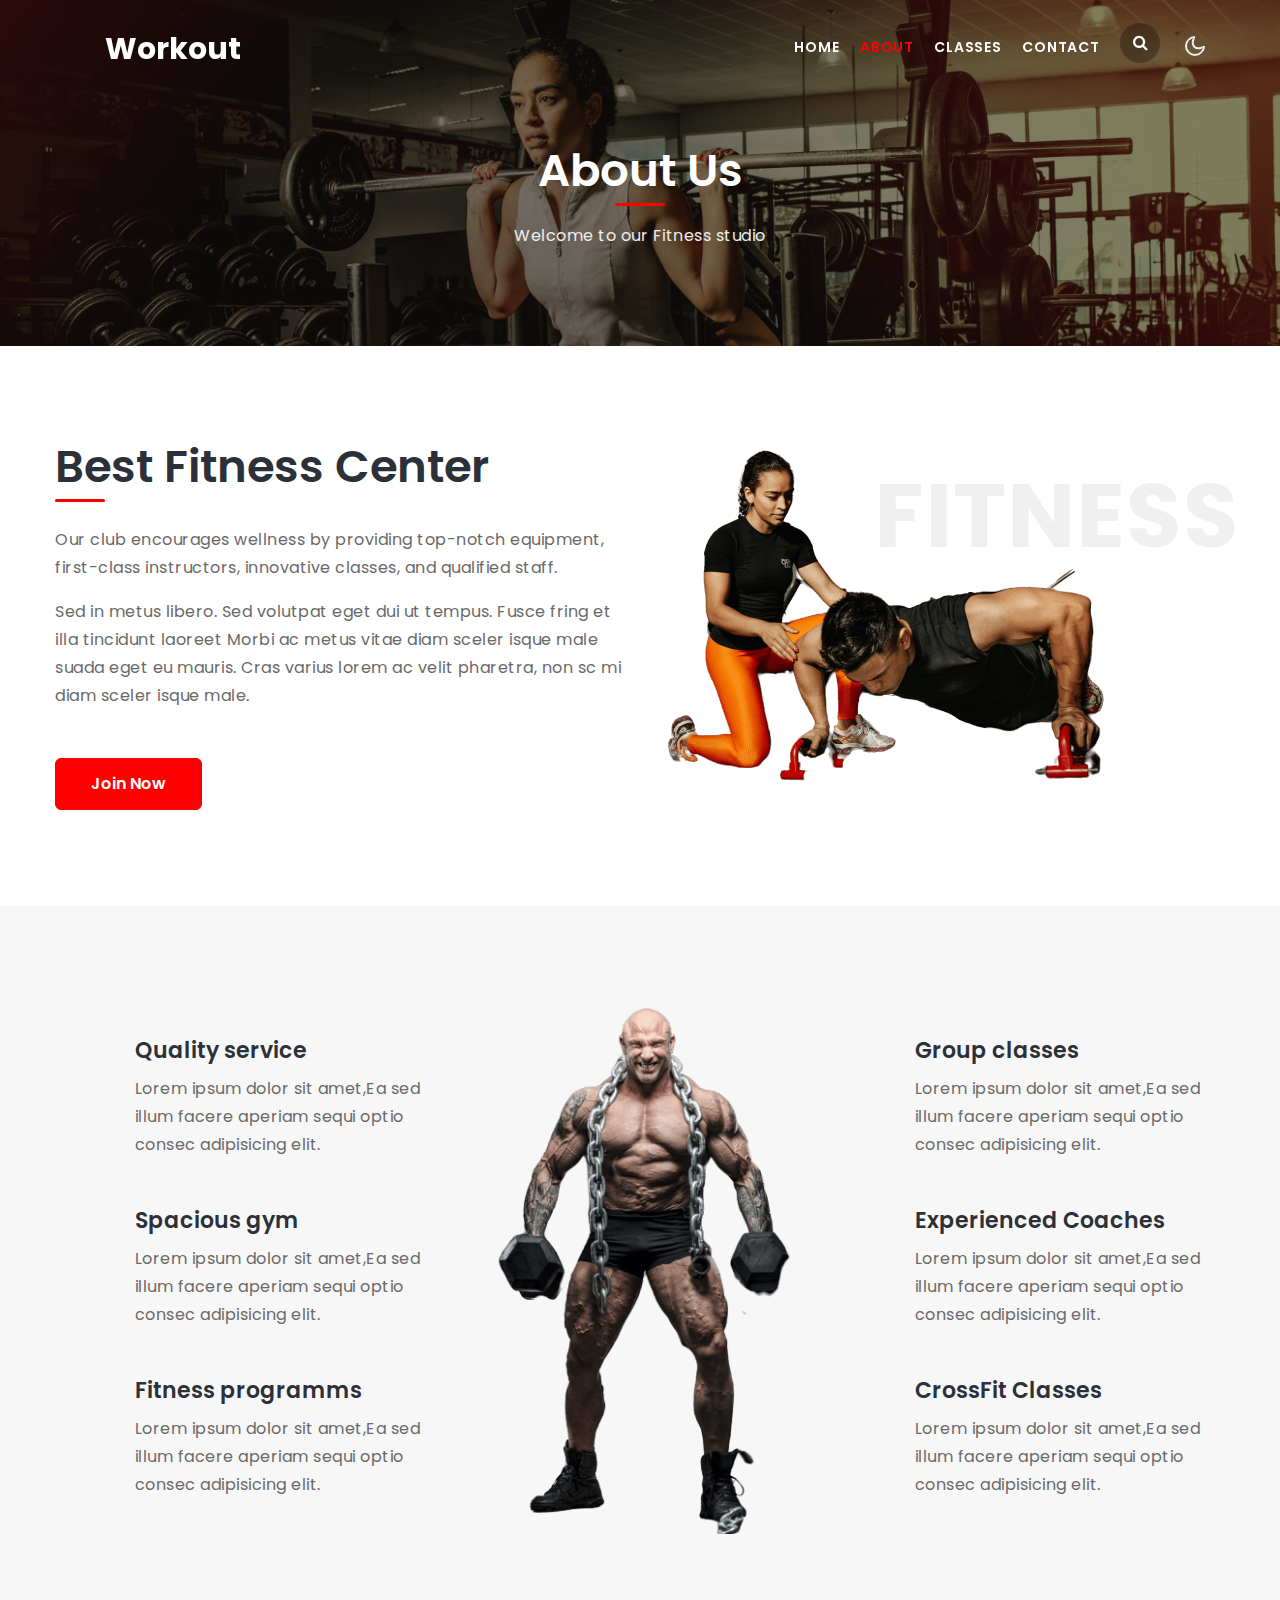
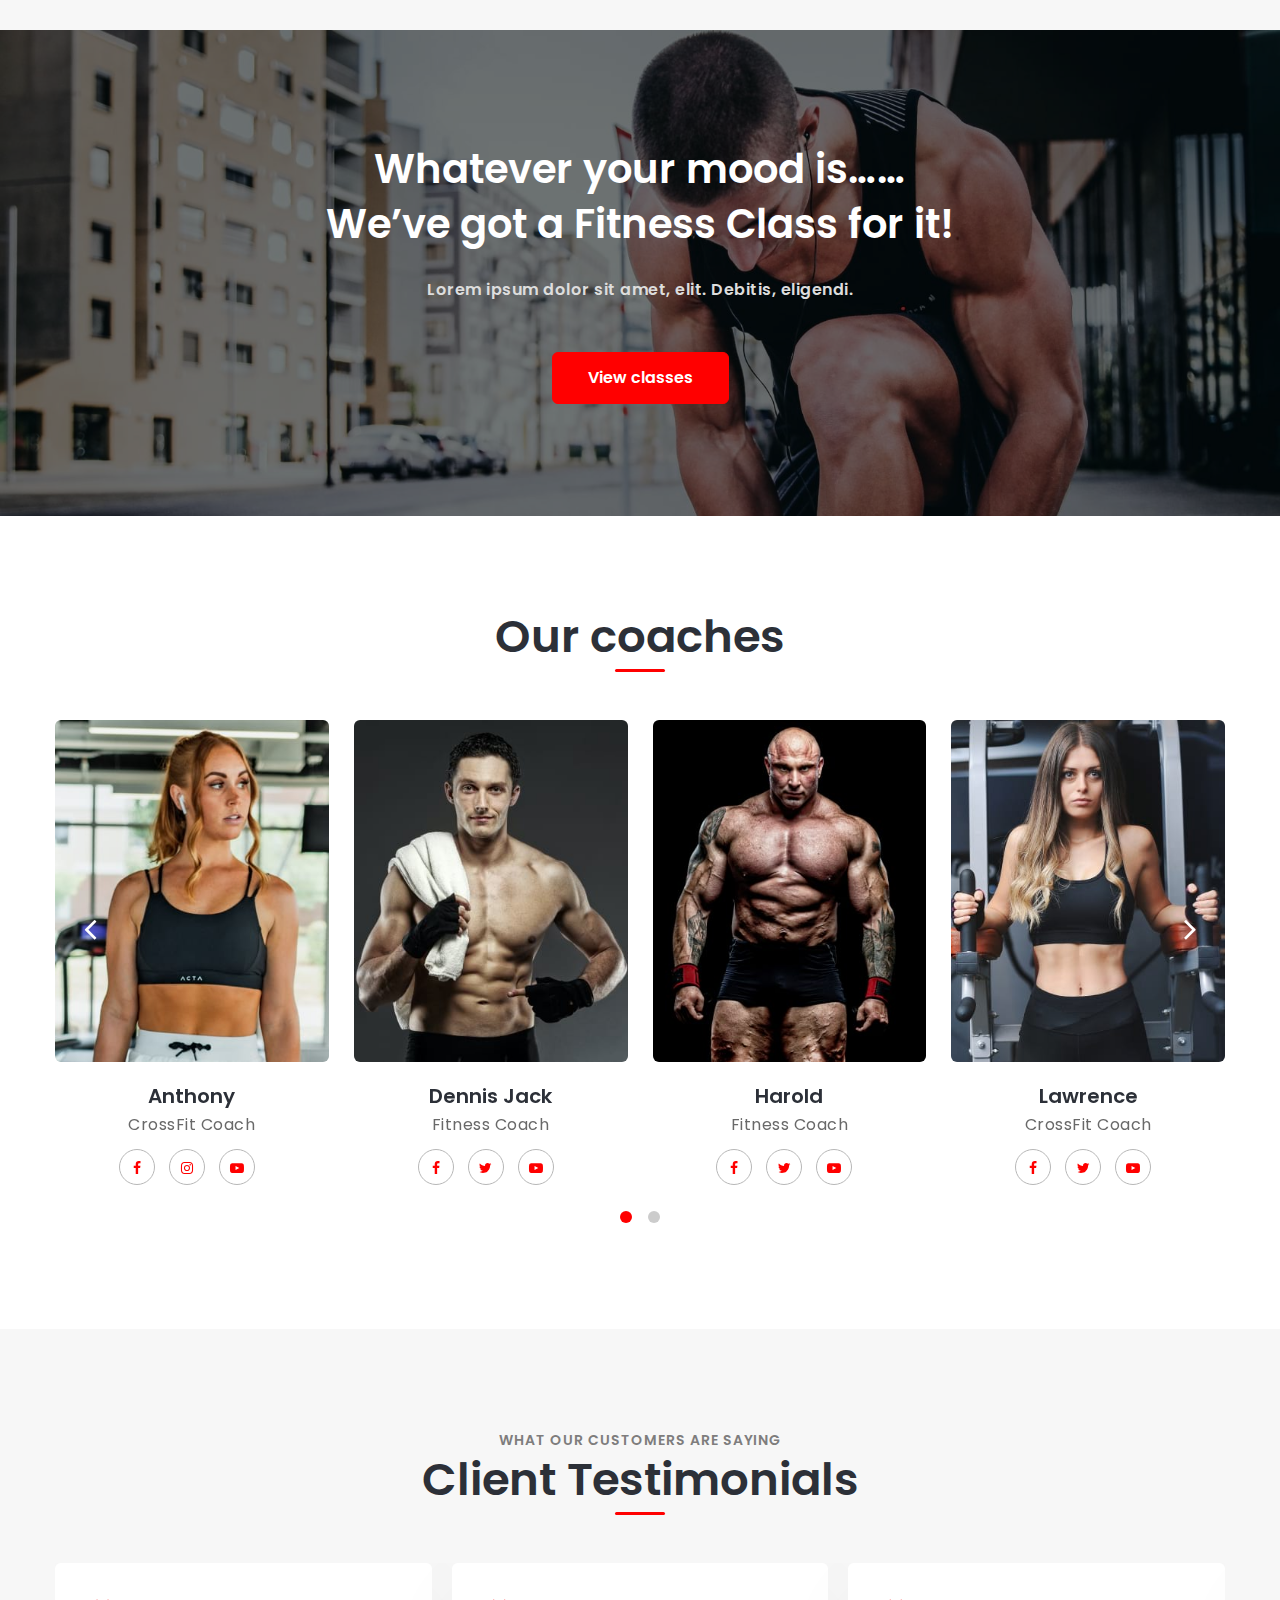
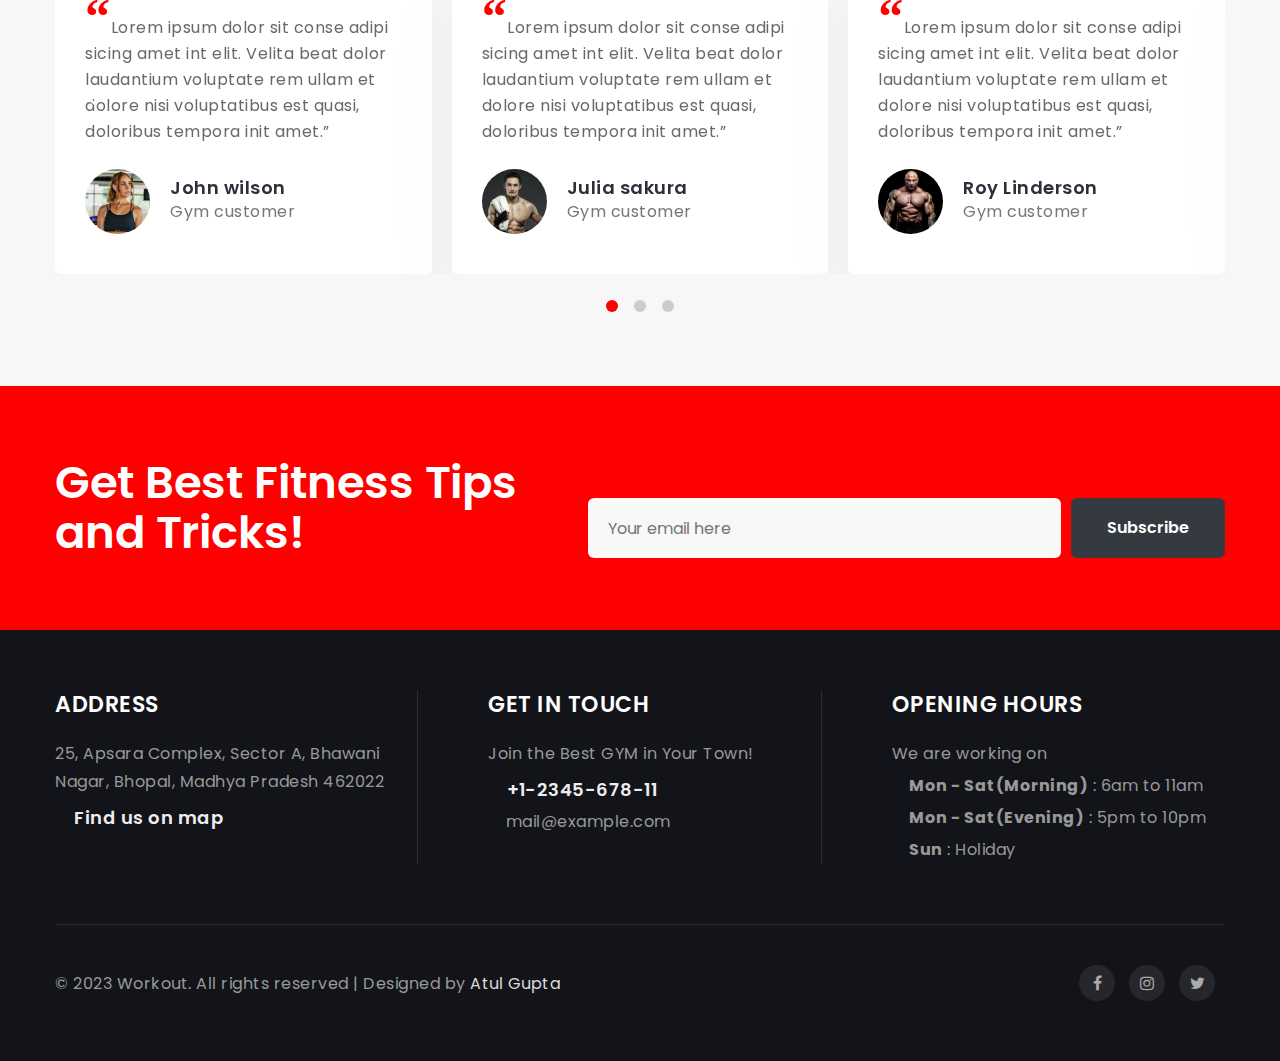
<file: about.html>
<!doctype html>
<html lang="en">
  <head>
    <meta charset="utf-8">
    <meta name="viewport" content="width=device-width, initial-scale=1, shrink-to-fit=no">

    <title>Workout - Sports Category Responsive Website | About</title>

    <link href="//fonts.googleapis.com/css?family=Poppins:300,400,400i,500,600,700&display=swap" rel="stylesheet">
    
    <link rel="stylesheet" href="assets/css/style-starter.css">
  </head>
  <body>
<header id="site-header" class="fixed-top">
  <div class="container">
      <nav class="navbar navbar-expand-lg stroke">
          <h1> <a class="navbar-brand" href="index.html">
                  <span class="lnr lnr-bicycle"></span> Workout
              </a></h1>
        
          <button class="navbar-toggler  collapsed bg-gradient" type="button" data-toggle="collapse"
              data-target="#navbarTogglerDemo02" aria-controls="navbarTogglerDemo02" aria-expanded="false"
              aria-label="Toggle navigation">
              <span class="navbar-toggler-icon fa icon-expand fa-bars"></span>
              <span class="navbar-toggler-icon fa icon-close fa-times"></span>
          </button>

          <div class="collapse navbar-collapse" id="navbarTogglerDemo02">
              <ul class="navbar-nav ml-auto">
                  <li class="nav-item @@home__active">
                      <a class="nav-link" href="index.html">Home <span class="sr-only">(current)</span></a>
                  </li>
                  <li class="nav-item active">
                      <a class="nav-link" href="about.html">About</a>
                  </li>
                  <li class="nav-item @@classes__active">
                      <a class="nav-link" href="classes.html">Classes</a>
                  </li>
                  <li class="nav-item @@contact__active">
                      <a class="nav-link" href="contact.html">Contact</a>
                  </li>
                  <div class="search-right">
                      <a href="#search" title="search"><span class="fa fa-search" aria-hidden="true"></span></a>
                      
                      <div id="search" class="pop-overlay">
                          <div class="popup">
  
                              <form action="#" method="GET" class="search-box">
                                  <input type="search" placeholder="Enter Keyword" name="search" required="required"
                                      autofocus="">
                                  <button type="submit" class="btn"><span class="fa fa-search" aria-hidden="true"></span></button>
                              </form>
  
                          </div>
                          <a class="close" href="#close">×</a>
                      </div>
                  </div>
              </ul>
          </div>
          <div class="mobile-position">
              <nav class="navigation">
                  <div class="theme-switch-wrapper">
                      <label class="theme-switch" for="checkbox">
                          <input type="checkbox" id="checkbox">
                          <div class="mode-container">
                              <i class="gg-sun"></i>
                              <i class="gg-moon"></i>
                          </div>
                      </label>
                  </div>
              </nav>
          </div>
      </nav>
  </div>
</header>
<section class="w3l-breadcrumb">
    <div class="breadcrumb-bg breadcrumb-bg-about py-5">
        <div class="container py-lg-5 py-md-3">
            <h3 class="title-big text-center">About Us</h3>
            <p class="mt-3">Welcome to our Fitness studio</p>
        </div>
    </div>
</section>
<section class="w3l-aboutblock1 py-5" id="about">
    <div class="container py-lg-5 py-md-4">
        <div class="row">
            <div class="col-lg-6 mb-lg-0 mb-md-5 mb-4">
                <h3 class="title-big">Best Fitness Center</h3>
                <p class="mt-4 mb-0">Our club encourages wellness by providing top-notch equipment, first-class
                    instructors, innovative
                    classes, and qualified staff.</p>
                <p class="mt-3 mb-0"> Sed in metus libero. Sed volutpat eget dui ut tempus. Fusce fring et illa
                    tincidunt laoreet Morbi ac metus vitae diam sceler isque male suada eget eu mauris. Cras varius 
                    lorem ac velit pharetra, non sc mi diam sceler isque male.</p>
                <a href="#read" class="btn-style btn-primary btn mt-lg-5 mt-4">Join Now</a>
            </div>
            <div class="col-lg-6 position-relative">
                <img src="assets/images/about.png" alt="" class="img-fluid radius-image" />
                <h2 class="pos">Fitness</h2>
            </div>
        </div>
    </div>
</section>
<section class="w3l-aboutblock2 py-5">
    <div class="aboutblock2-info py-lg-5 py-md-4">
        <div class="container">
            <div class="row aboutblock2-info-inn mx-lg-0">
                <div class="col-lg-4 aboutblock-right">
                    <div class="row aboutblock-right-grids mb-md-5 mb-4">
                        <div class="col-2 aboutblock-right-icon">
                            <div class="aboutblock-icon">
                                <span class="lnr lnr-license"></span>
                            </div>
                        </div>
                        <div class="col-10 aboutblock-right-info">
                            <h6><a href="#url">Quality service</a></h6>
                            <p>Lorem ipsum dolor sit amet,Ea sed illum facere aperiam sequi optio consec
                                adipisicing elit.</p>
                        </div>
                    </div>
                    <div class="row aboutblock-right-grids mb-md-5 mb-4">
                        <div class="col-2 aboutblock-right-icon">
                            <div class="aboutblock-icon">
                                <span class="lnr lnr-mustache"></span>
                            </div>
                        </div>
                        <div class="col-10 aboutblock-right-info">
                            <h6><a href="#url">Spacious gym</a></h6>
                            <p>Lorem ipsum dolor sit amet,Ea sed illum facere aperiam sequi optio consec
                                adipisicing elit.</p>
                        </div>
                    </div>
                    <div class="row aboutblock-right-grids">
                        <div class="col-2 aboutblock-right-icon">
                            <div class="aboutblock-icon">
                                <span class="lnr lnr-bicycle"></span>
                            </div>
                        </div>
                        <div class="col-10 aboutblock-right-info">
                            <h6><a href="#url">Fitness programms</a></h6>
                            <p>Lorem ipsum dolor sit amet,Ea sed illum facere aperiam sequi optio consec
                                adipisicing elit.</p>
                        </div>
                    </div>
                </div>
                <div class="col-lg-4 aboutblock-left">
                    <img src="assets/images/about1.png" class="img-fluid radius-image" alt="">
                </div>
                <div class="col-lg-4 aboutblock-right">
                    <div class="row aboutblock-right-grids mb-md-5 mb-4">
                        <div class="col-2 aboutblock-right-icon">
                            <div class="aboutblock-icon">
                                <span class="lnr lnr-layers"></span>
                            </div>
                        </div>
                        <div class="col-10 aboutblock-right-info">
                            <h6><a href="#url">Group classes</a></h6>
                            <p>Lorem ipsum dolor sit amet,Ea sed illum facere aperiam sequi optio consec
                                adipisicing elit.</p>
                        </div>
                    </div>
                    <div class="row aboutblock-right-grids mb-md-5 mb-4">
                        <div class="col-2 aboutblock-right-icon">
                            <div class="aboutblock-icon">
                                <span class="lnr lnr-users"></span>
                            </div>
                        </div>
                        <div class="col-10 aboutblock-right-info">
                            <h6><a href="#url">Experienced Coaches</a></h6>
                            <p>Lorem ipsum dolor sit amet,Ea sed illum facere aperiam sequi optio consec
                                adipisicing elit.</p>
                        </div>
                    </div>
                    <div class="row aboutblock-right-grids">
                        <div class="col-2 aboutblock-right-icon">
                            <div class="aboutblock-icon">
                                <span class="lnr lnr-cross-circle"></span>
                            </div>
                        </div>
                        <div class="col-10 aboutblock-right-info">
                            <h6><a href="#url">CrossFit Classes</a></h6>
                            <p>Lorem ipsum dolor sit amet,Ea sed illum facere aperiam sequi optio consec
                                adipisicing elit.</p>
                        </div>
                    </div>
                </div>

            </div>
        </div>
    </div>
</section>
	<div class="middle py-5">
		<div class="container py-xl-5 py-lg-3">
			<div class="welcome-left text-center py-md-3">
                <h3 class="mb-4">Whatever your mood is…… We’ve got a Fitness Class for it!</h3>
                <p class="text-italic">Lorem ipsum dolor sit amet, elit. Debitis, eligendi.</p>
                <a href="classes.html" class="btn-style btn-primary btn mt-lg-5 mt-4">View classes</a>
			</div>
		</div>
	</div>
<section class="w3l-team" id="team">
	<div class="teams1 py-5">
		<div class="container py-lg-5 py-md-4">
            <h3 class="title-big title-big-center mb-4 text-center mb-md-5 mb-4">Our coaches</h3>
			<div class="teams1-content">
					<div class="owl-carousel owl-theme text-center mb-md-5 mb-sm-5 mb-4">
						<div class="item">
							<div class="d-grid team-info">
								<div class="column position-relative">
									<a href="#url"><img src="assets/images/team1.jpg" alt="" class="img-fluid rounded team-image" /></a>
								</div>
								<div class="column">
									<h3 class="name-pos"><a href="#url">Anthony</a></h3>
									<p>CrossFit Coach</p>
									<div class="social">
										<a href="#facebook" class="facebook"><span class="fa fa-facebook" aria-hidden="true"></span></a>
										<a href="#instagram" class="instagram"><span class="fa fa-instagram" aria-hidden="true"></span></a>
										<a href="#youtube" class="youtube"><span class="fa fa-youtube-play" aria-hidden="true"></span></a>
									</div>
								</div>
							</div>
						</div>
						<div class="item">
							<div class="d-grid team-info">
								<div class="column position-relative">
									<a href="#url"><img src="assets/images/team2.jpg" alt="" class="img-fluid rounded team-image" /></a>
								</div>
								<div class="column">
									<h3 class="name-pos"><a href="#url">Dennis Jack</a></h3>
									<p>Fitness Coach</p>
									<div class="social">
										<a href="#facebook" class="facebook"><span class="fa fa-facebook" aria-hidden="true"></span></a>
										<a href="#twitter" class="twitter"><span class="fa fa-twitter" aria-hidden="true"></span></a>
										<a href="#youtube" class="youtube"><span class="fa fa-youtube-play" aria-hidden="true"></span></a>
									</div>
								</div>
							</div>
						</div>
						<div class="item">
							<div class="d-grid team-info">
								<div class="column position-relative">
									<a href="#url"><img src="assets/images/team3.jpg" alt="" class="img-fluid rounded team-image" /></a>
								</div>
								<div class="column">
									<h3 class="name-pos"><a href="#url">Harold</a></h3>
									<p>Fitness Coach</p>
									<div class="social">
										<a href="#facebook" class="facebook"><span class="fa fa-facebook" aria-hidden="true"></span></a>
										<a href="#twitter" class="twitter"><span class="fa fa-twitter" aria-hidden="true"></span></a>
										<a href="#youtube" class="youtube"><span class="fa fa-youtube-play" aria-hidden="true"></span></a>
									</div>
								</div>
							</div>
						</div>
						<div class="item">
							<div class="d-grid team-info">
								<div class="column position-relative">
									<a href="#url"><img src="assets/images/team4.jpg" alt="" class="img-fluid rounded team-image" /></a>
								</div>
								<div class="column">
									<h3 class="name-pos"><a href="#url">Lawrence</a></h3>
									<p>CrossFit Coach</p>
									<div class="social">
										<a href="#facebook" class="facebook"><span class="fa fa-facebook" aria-hidden="true"></span></a>
										<a href="#twitter" class="twitter"><span class="fa fa-twitter" aria-hidden="true"></span></a>
										<a href="#youtube" class="youtube"><span class="fa fa-youtube-play" aria-hidden="true"></span></a>
									</div>
								</div>
							</div>
						</div>
						<div class="item">
							<div class="d-grid team-info">
								<div class="column position-relative">
									<a href="#url"><img src="assets/images/team5.jpg" alt="" class="img-fluid rounded team-image" /></a>
								</div>
								<div class="column">
									<h3 class="name-pos"><a href="#url">Bradley</a></h3>
									<p>CrossFit Coach</p>
									<div class="social">
										<a href="#facebook" class="facebook"><span class="fa fa-facebook" aria-hidden="true"></span></a>
										<a href="#twitter" class="twitter"><span class="fa fa-twitter" aria-hidden="true"></span></a>
										<a href="#youtube" class="youtube"><span class="fa fa-youtube-play" aria-hidden="true"></span></a>
									</div>
								</div>
							</div>
						</div>
						<div class="item">
							<div class="d-grid team-info">
								<div class="column position-relative">
									<a href="#url"><img src="assets/images/team6.jpg" alt="" class="img-fluid rounded team-image" /></a>
								</div>
								<div class="column">
									<h3 class="name-pos"><a href="#url">Bradley</a></h3>
									<p>Fitness Coach</p>
									<div class="social">
										<a href="#facebook" class="facebook"><span class="fa fa-facebook" aria-hidden="true"></span></a>
										<a href="#twitter" class="twitter"><span class="fa fa-twitter" aria-hidden="true"></span></a>
										<a href="#youtube" class="youtube"><span class="fa fa-youtube-play" aria-hidden="true"></span></a>
									</div>
								</div>
							</div>
						</div>
					</div>
			</div>
		</div>
	</div>
</section>
<section class="w3l-clients" id="clients">
	<div class="cusrtomer-layout py-5">
		<div class="container py-lg-5 py-md-4">
			<div class="testimonial-row">
				<h6 class="title-small text-center">What our customers are saying</h6>
				<h3 class="title-big title-big-center mb-md-5 mb-4 text-center">Client Testimonials</h3>
			</div>
			<div id="owl-demo1" class="owl-two owl-carousel owl-theme mb-md-3 mb-sm-5 mb-4">
				<div class="item">
					<div class="testimonial-content">
						<div class="testimonial">
							<blockquote>
								<q>Lorem ipsum dolor sit conse adipi sicing amet int elit. Velita beat dolor
									laudantium voluptate rem ullam et dolore nisi voluptatibus est quasi, doloribus
									tempora init amet.</q>
							</blockquote>
							<div class="testi-des">
								<div class="test-img"><img src="assets/images/team1.jpg" class="img-fluid"
										alt="client-img">
								</div>
								<div class="peopl align-self">
									<h3>John wilson</h3>
									<p class="indentity">Gym customer </p>
								</div>
							</div>
						</div>
					</div>
				</div>
				<div class="item">
					<div class="testimonial-content">
						<div class="testimonial">
							<blockquote>
								<q>Lorem ipsum dolor sit conse adipi sicing amet int elit. Velita beat dolor
									laudantium voluptate rem ullam et dolore nisi voluptatibus est quasi, doloribus
									tempora init amet.</q>
							</blockquote>
							<div class="testi-des">
								<div class="test-img"><img src="assets/images/team2.jpg" class="img-fluid"
										alt="client-img">
								</div>
								<div class="peopl align-self">
									<h3>Julia sakura</h3>
									<p class="indentity">Gym customer </p>
								</div>
							</div>
						</div>
					</div>
				</div>
				<div class="item">
					<div class="testimonial-content">
						<div class="testimonial">
							<blockquote>
								<q>Lorem ipsum dolor sit conse adipi sicing amet int elit. Velita beat dolor
									laudantium voluptate rem ullam et dolore nisi voluptatibus est quasi, doloribus
									tempora init amet.</q>
							</blockquote>
							<div class="testi-des">
								<div class="test-img"><img src="assets/images/team3.jpg" class="img-fluid"
										alt="client-img">
								</div>
								<div class="peopl align-self">
									<h3>Roy Linderson</h3>
									<p class="indentity">Gym customer</p>
								</div>
							</div>
						</div>
					</div>
				</div>
				<div class="item">
					<div class="testimonial-content">
						<div class="testimonial">
							<blockquote>
								<q>Lorem ipsum dolor sit conse adipi sicing amet int elit. Velita beat dolor
									laudantium voluptate rem ullam et dolore nisi voluptatibus est quasi, doloribus
									tempora init amet.</q>
							</blockquote>
							<div class="testi-des">
								<div class="test-img"><img src="assets/images/team4.jpg" class="img-fluid"
										alt="client-img">
								</div>
								<div class="peopl align-self">
									<h3>Mike Thyson</h3>
									<p class="indentity">Gym customer</p>
								</div>
							</div>
						</div>
					</div>
				</div>
				<div class="item">
					<div class="testimonial-content">
						<div class="testimonial">
							<blockquote>
								<q>Lorem ipsum dolor sit conse adipi sicing amet int elit. Velita beat dolor
									laudantium voluptate rem ullam et dolore nisi voluptatibus est quasi, doloribus
									tempora init amet.</q>
							</blockquote>
							<div class="testi-des">
								<div class="test-img"><img src="assets/images/team2.jpg" class="img-fluid"
										alt="client-img">
								</div>
								<div class="peopl align-self">
									<h3>Laura gill</h3>
									<p class="indentity">Gym customer</p>
								</div>
							</div>
						</div>
					</div>
				</div>
				<div class="item">
					<div class="testimonial-content">
						<div class="testimonial">
							<blockquote>
								<q>Lorem ipsum dolor sit conse adipi sicing amet int elit. Velita beat dolor
									laudantium voluptate rem ullam et dolore nisi voluptatibus est quasi, doloribus
									tempora init amet.</q>
							</blockquote>
							<div class="testi-des">
								<div class="test-img"><img src="assets/images/team3.jpg" class="img-fluid"
										alt="client-img">
								</div>
								<div class="peopl align-self">
									<h3>Smith Johnson</h3>
									<p class="indentity">Gym customer</p>
								</div>
							</div>
						</div>
					</div>
				</div>
				<div class="item">
					<div class="testimonial-content">
						<div class="testimonial">
							<blockquote>
								<q>Lorem ipsum dolor sit conse adipi sicing amet int elit. Velita beat dolor
									laudantium voluptate rem ullam et dolore nisi voluptatibus est quasi, doloribus
									tempora init amet.</q>
							</blockquote>
							<div class="testi-des">
								<div class="test-img"><img src="assets/images/team2.jpg" class="img-fluid"
										alt="client-img">
								</div>
								<div class="peopl align-self">
									<h3>Julia sakura</h3>
									<p class="indentity">Gym customer </p>
								</div>
							</div>
						</div>
					</div>
				</div>
				<div class="item">
					<div class="testimonial-content">
						<div class="testimonial">
							<blockquote>
								<q>Lorem ipsum dolor sit conse adipi sicing amet int elit. Velita beat dolor
									laudantium voluptate rem ullam et dolore nisi voluptatibus est quasi, doloribus
									tempora init amet.</q>
							</blockquote>
							<div class="testi-des">
								<div class="test-img"><img src="assets/images/team3.jpg" class="img-fluid"
										alt="client-img">
								</div>
								<div class="peopl align-self">
									<h3>Roy Linderson</h3>
									<p class="indentity">Gym customer</p>
								</div>
							</div>
						</div>
					</div>
				</div>
			</div>
		</div>
	</div>
</section>
<section class="w3l-newsletter py-5" id="subscribe">
	<div class="form-25-mian section-gap py-lg-4 py-md-3">
		<div class="container">
			<div class="row subscription-grids">
				<div class="col-lg-5 subscription-left forms-25-info">
					<div class="header-title">
						<h3 class="title-big p-0">Get Best Fitness Tips and Tricks!</h3>
					</div>
				</div>
				<div class="col-lg-7 subscription-right pl-lg-5 mt-lg-0 mt-4">
					<form action="#" method="post" class="signin-form">
						<div class="forms-gds">
							<div class="form-input">
								<input type="email" name="" placeholder="Your email here" required />
							</div>
							<div class="form-input">
								<button class="btn btn-style btn-dark">Subscribe</button></div>
						</div>
					</form>
				</div>
			</div>
		</div>
	</div>
</section>
 <section class="w3l-footers-20">
   <div class="footers20">
     <div class="container">
       <div class="footers20-content">
         <div class="d-grid grid-col-4 grids-content">
           <div class="column">
             <h4>Address</h4>
             <p class="contact-para3">25, Apsara Complex, Sector A, Bhawani Nagar, Bhopal, Madhya Pradesh 462022</p>
             <a href="contact.html">
               <p class="contact-map mt-2"><span class="lnr lnr-map-marker"></span> Find us on map</p>
             </a>
           </div>
           <div class="column">
             <h4>Get in touch</h4>
             <p>Join the Best GYM in Your Town!</p>
             <a href="tel:+1-2345-678-11">
               <p class="contact-phone mt-2"><span class="lnr lnr-phone-handset"></span> +1-2345-678-11
               </p>
             </a>
             <a href="mailto:mail@example.com">
               <p class="contact-mail mt-1"><span class="lnr lnr-envelope"></span> mail@example.com</p>
             </a>
           </div>
           <div class="column">
             <h4>Opening hours</h4>
             <p>We are working on</p>
             <p class="mt-1"><span class="lnr lnr-clock"></span> <strong>Mon - Sat(Morning)</strong> : 6am to 11am</p>
             <p class="mt-1"><span class="lnr lnr-clock"></span> <strong>Mon - Sat(Evening)</strong> : 5pm to 10pm</p>
             <p class="mt-1"><span class="lnr lnr-clock"></span> <strong>Sun</strong> : Holiday</p>
           </div>
           </div>
         </div>
         <div class="d-grid grid-col-3 grids-content1 bottom-border">
           <div class="columns copyright-grid align-self">
             <p class="copy-footer-29">© 2023 Workout. All rights reserved | Designed by <a href="https://www.linkedin.com/in/atulguptag" target="_blank">Atul Gupta</a></p>
           </div>
           <div class="columns text-lg-right social-grid">
             <ul class="social">
               <li><a href="https://www.facebook.com/itsatulguptag/"><span class="fa fa-facebook" aria-hidden="true"></span></a></li>
               <li><a href="https://www.instagram.com/itsatulguptag/"><span class="fa fa-instagram" aria-hidden="true"></span></a></li>
               <li><a href="https://twitter.com/atulgupta_g"><span class="fa fa-twitter" aria-hidden="true"></span></a></li>
             </ul>
           </div>
         </div>
       </div>
     </div>
   </div>
   <button onclick="topFunction()" id="movetop" title="Go to top">
     &#10548;
   </button>
   <script>
     window.onscroll = function () {
       scrollFunction()
     };

     function scrollFunction() {
       if (document.body.scrollTop > 20 || document.documentElement.scrollTop > 20) {
         document.getElementById("movetop").style.display = "block";
       } else {
         document.getElementById("movetop").style.display = "none";
       }
     }

     function topFunction() {
       document.body.scrollTop = 0;
       document.documentElement.scrollTop = 0;
     }
   </script>
 </section>


 <script src="assets/js/jquery-3.3.1.min.js"></script>

 <script src="assets/js/theme-change.js"></script>

 <script src="assets/js/lightbox-plus-jquery.min.js"></script>

 <script src="assets/js/owl.carousel.js"></script>
 <script>
   $(document).ready(function () {
     $('.owl-one').owlCarousel({
       loop: true,
       margin: 0,
       nav: false,
       responsiveClass: true,
       autoplay: false,
       autoplayTimeout: 5000,
       autoplaySpeed: 1000,
       autoplayHoverPause: false,
       responsive: {
         0: {
           items: 1,
           nav: false
         },
         480: {
           items: 1,
           nav: false
         },
         667: {
           items: 1,
           nav: true
         },
         1000: {
           items: 1,
           nav: true
         }
       }
     })
   })
 </script>
 <script>
   $(document).ready(function () {
     $(".owl-two").owlCarousel({
       loop: true,
       margin: 20,
       nav: false,
       responsiveClass: true,
       responsive: {
         0: {
           items: 1,
           nav: false
         },
         768: {
           items: 2,
           nav: false
         },
         1000: {
           items: 3,
           nav: false,
           loop: false
         }
       }
     })
   })
 </script>

 <script>
   $(document).ready(function () {
     $('.owl-carousel-posts').owlCarousel({
       loop: true,
       margin: 0,
       responsiveClass: true,
       autoplay: true,
       autoplayTimeout: 2000,
       autoplaySpeed: 1000,
       autoplayHoverPause: true,
       responsive: {
         0: {
           items: 2,
           nav: false
         },
         480: {
           items: 3,
           nav: true,
           margin: 0
         },
         736: {
           items: 4,
           nav: true,
           margin: 0
         },
         1000: {
           items: 5,
           nav: true,
           margin: 0
         }
       }
     })
   })
 </script>
 <script>
   $(document).ready(function () {
     $('.owl-carousel').owlCarousel({
       loop: true,
       margin: 0,
       responsiveClass: true,
       responsive: {
         0: {
           items: 1,
           nav: true
         },
         400: {
           items: 2,
           nav: true,
           margin: 20
         },
         1000: {
           items: 4,
           nav: true,
           loop: true,
           margin: 25
         }
       }
     })
   })
 </script>
 <script src="assets/js/jquery.waypoints.min.js"></script>
 <script src="assets/js/jquery.countup.js"></script>
 <script>
   $('.counter').countUp();
 </script>
 <script>
   $(function () {
     $('.navbar-toggler').click(function () {
       $('body').toggleClass('noscroll');
     })
   });
 </script>
 <script>
   $(window).on("scroll", function () {
     var scroll = $(window).scrollTop();

     if (scroll >= 80) {
       $("#site-header").addClass("nav-fixed");
     } else {
       $("#site-header").removeClass("nav-fixed");
     }
   });

   $(".navbar-toggler").on("click", function () {
     $("header").toggleClass("active");
   });
   $(document).on("ready", function () {
     if ($(window).width() > 991) {
       $("header").removeClass("active");
     }
     $(window).on("resize", function () {
       if ($(window).width() > 991) {
         $("header").removeClass("active");
       }
     });
   });
 </script>

 <script src="assets/js/bootstrap.min.js"></script>

 </body>

 </html>
</file>
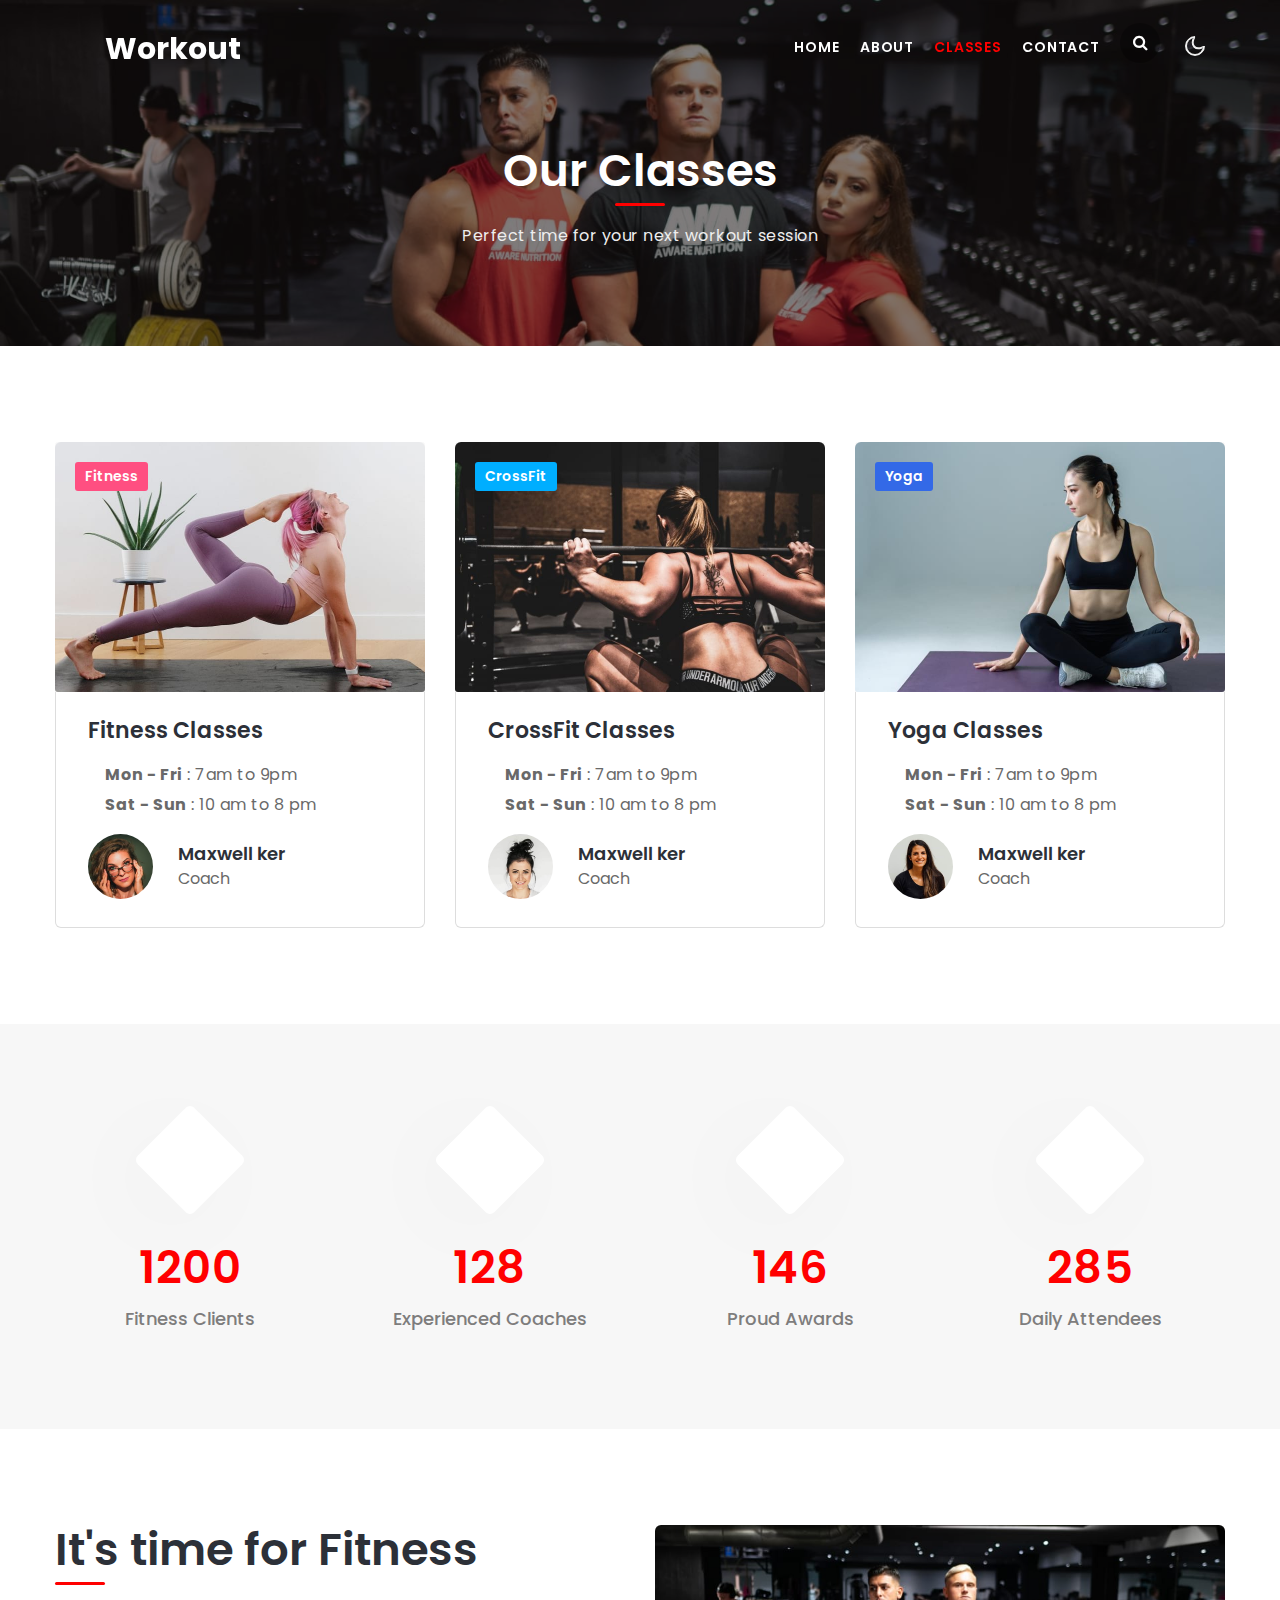
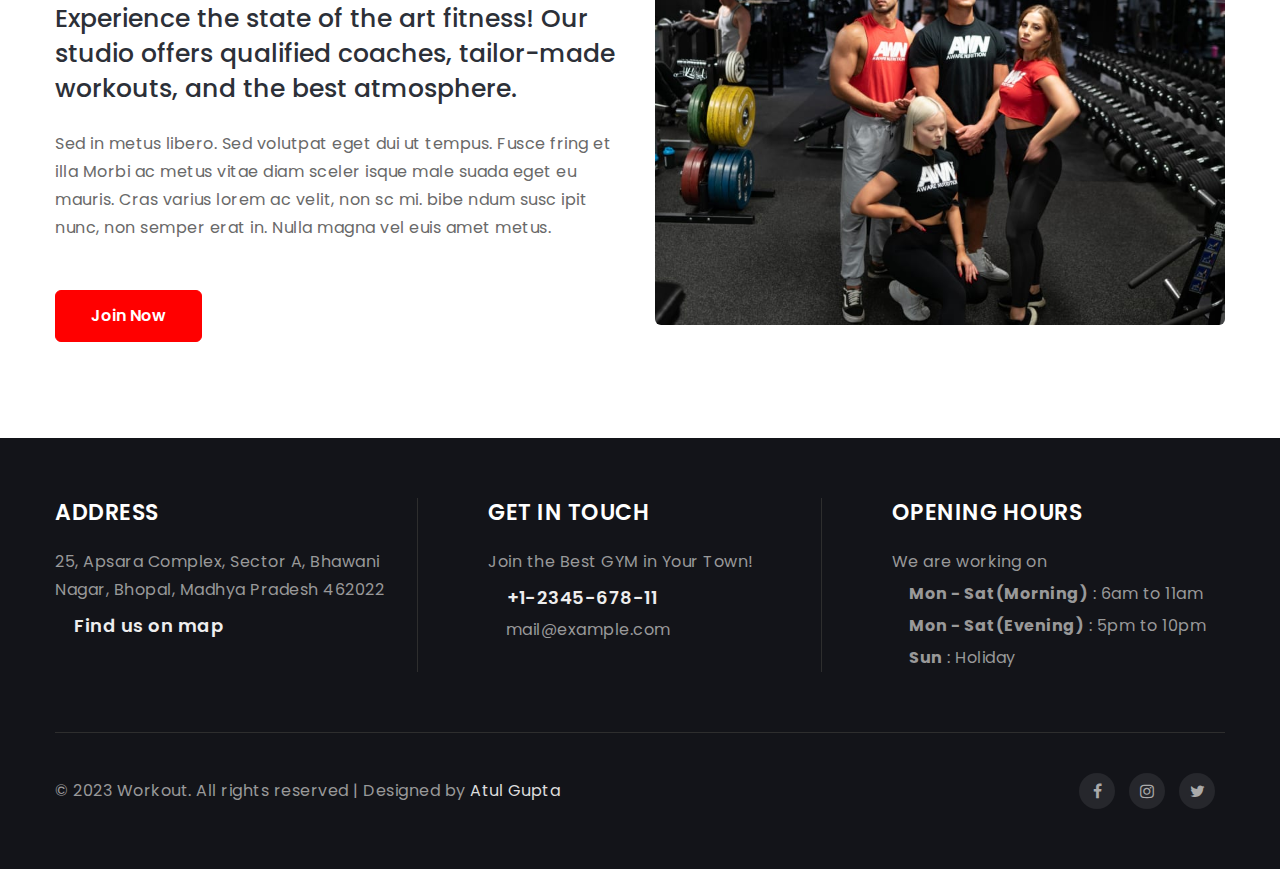
<file: classes.html>
<!doctype html>
<html lang="en">
  <head>
    <meta charset="utf-8">
    <meta name="viewport" content="width=device-width, initial-scale=1, shrink-to-fit=no">

    <title>Workout - Sports Category Responsive Website | Classes</title>

    <link href="//fonts.googleapis.com/css?family=Poppins:300,400,400i,500,600,700&display=swap" rel="stylesheet">
    
    <link rel="stylesheet" href="assets/css/style-starter.css">
  </head>
  <body>
<header id="site-header" class="fixed-top">
  <div class="container">
      <nav class="navbar navbar-expand-lg stroke">
          <h1> <a class="navbar-brand" href="index.html">
                  <span class="lnr lnr-bicycle"></span> Workout
              </a></h1>
          <button class="navbar-toggler  collapsed bg-gradient" type="button" data-toggle="collapse"
              data-target="#navbarTogglerDemo02" aria-controls="navbarTogglerDemo02" aria-expanded="false"
              aria-label="Toggle navigation">
              <span class="navbar-toggler-icon fa icon-expand fa-bars"></span>
              <span class="navbar-toggler-icon fa icon-close fa-times"></span>
          </button>

          <div class="collapse navbar-collapse" id="navbarTogglerDemo02">
              <ul class="navbar-nav ml-auto">
                  <li class="nav-item @@home__active">
                      <a class="nav-link" href="index.html">Home <span class="sr-only">(current)</span></a>
                  </li>
                  <li class="nav-item @@about__active">
                      <a class="nav-link" href="about.html">About</a>
                  </li>
                  <li class="nav-item active">
                      <a class="nav-link" href="classes.html">Classes</a>
                  </li>
                  <li class="nav-item @@contact__active">
                      <a class="nav-link" href="contact.html">Contact</a>
                  </li>
                  <div class="search-right">
                      <a href="#search" title="search"><span class="fa fa-search" aria-hidden="true"></span></a>                      
                      <div id="search" class="pop-overlay">
                          <div class="popup">
  
                              <form action="#" method="GET" class="search-box">
                                  <input type="search" placeholder="Enter Keyword" name="search" required="required"
                                      autofocus="">
                                  <button type="submit" class="btn"><span class="fa fa-search" aria-hidden="true"></span></button>
                              </form>
  
                          </div>
                          <a class="close" href="#close">×</a>
                      </div>
                  </div>
              </ul>
          </div>
          <div class="mobile-position">
              <nav class="navigation">
                  <div class="theme-switch-wrapper">
                      <label class="theme-switch" for="checkbox">
                          <input type="checkbox" id="checkbox">
                          <div class="mode-container">
                              <i class="gg-sun"></i>
                              <i class="gg-moon"></i>
                          </div>
                      </label>
                  </div>
              </nav>
          </div>
      </nav>
  </div>
</header>
<section class="w3l-breadcrumb">
    <div class="breadcrumb-bg breadcrumb-bg-classes py-5">
        <div class="container py-lg-5 py-md-3">
            <h3 class="title-big text-center">Our Classes</h3>
            <p class="mt-3">Perfect time for your next workout session</p>
        </div>
    </div>
</section>
<section class="w3l-blog-block py-5" id="classes">
    <div class="container py-lg-5 py-md-4">
        <div class="row">
            <div class="col-lg-4 col-md-6 item">
                <div class="card">
                    <div class="card-header p-0 position-relative">
                        <a href="#blog-single">
                            <img class="card-img-bottom d-block" src="assets/images/blog4.jpg" alt="Card image cap">
                        </a>
                        <ul class="location-top">
                            <li class="new">Fitness</li>
                        </ul>
                    </div>
                    <div class="card-body class-details">
                        <a href="#blog-single" class="blog-desc">Fitness Classes
                        </a>
 						<p class="mt-3"><span class="lnr lnr-clock"></span> <strong>Mon - Fri</strong> : 7am to 9pm</p>
 						<p class="mt-1"><span class="lnr lnr-clock"></span> <strong>Sat - Sun</strong> : 10 am to 8 pm
 						</p>
                        <div class="author align-items-center mt-3 mb-1">
                            <div class="img-circle">
                                <img src="assets/images/a1.jpg" class="mr-3 img-fluid" alt="...">
                              </div>
                            <div class="author-info">
                                <a href="#author">Maxwell ker</a> <br> <span class="meta-value">Coach</span>
                            </div>
                        </div>
                    </div>
                </div>
            </div>
            <div class="col-lg-4 col-md-6 item mt-md-0 mt-5">
                <div class="card">
                    <div class="card-header p-0 position-relative">
                        <a href="#blog-single">
                            <img class="card-img-bottom d-block" src="assets/images/blog2.jpg" alt="Card image cap">
                        </a>
                        <ul class="location-top">
                            <li class="tip">CrossFit</li>
                        </ul>
                    </div>
                    <div class="card-body class-details">
                        <a href="#blog-single" class="blog-desc">CrossFit Classes
                        </a>
                        <p class="mt-3"><span class="lnr lnr-clock"></span> <strong>Mon - Fri</strong> : 7am to 9pm</p>
                        <p class="mt-1"><span class="lnr lnr-clock"></span> <strong>Sat - Sun</strong> : 10 am to 8 pm
                        </p>
                            <div class="author align-items-center mt-3 mb-1">
                                <div class="img-circle">
                                    <img src="assets/images/a2.jpg" class="mr-3 img-fluid" alt="...">
                                  </div>
                                <div class="author-info">
                                    <a href="#author">Maxwell ker</a> <br> <span class="meta-value">Coach</span>
                                </div>
                            </div>
                    </div>
                </div>
            </div>
            <div class="col-lg-4 col-md-6 item mt-lg-0 mt-5">
                <div class="card">
                    <div class="card-header p-0 position-relative">
                        <a href="#blog-single">
                            <img class="card-img-bottom d-block" src="assets/images/yoga.jpg" alt="Card image cap">
                        </a>
                        <ul class="location-top">
                            <li class="design">Yoga</li>
                        </ul>
                    </div>
                    <div class="card-body class-details">
                        <a href="#blog-single" class="blog-desc">Yoga Classes
                        </a>
                        <p class="mt-3"><span class="lnr lnr-clock"></span> <strong>Mon - Fri</strong> : 7am to 9pm</p>
                        <p class="mt-1"><span class="lnr lnr-clock"></span> <strong>Sat - Sun</strong> : 10 am to 8 pm
                        </p>
                            <div class="author align-items-center mt-3 mb-1">
                                <div class="img-circle">
                                    <img src="assets/images/a3.jpg" class="mr-3 img-fluid" alt="...">
                                  </div>
                                <div class="author-info">
                                    <a href="#author">Maxwell ker</a> <br> <span class="meta-value">Coach</span>
                                </div>
                            </div>
                    </div>
                </div>
            </div>
        </div>
    </div>
</section>
<section class="w3l-stats w3l-bottom-grids-6 py-5" id="stats">
    <div class="gallery-inner container py-md-5 py-4">
        <div class="row stats-con">
            <div class="col-md-3 col-6 stats_info grids-feature area-box">
                <div class="icon">
                    <span class="lnr lnr-users"></span>
                </div>
                <p class="counter">1200</p>
                <h3>Fitness Clients</h3>
            </div>
            <div class="col-md-3 col-6 stats_info grids-feature area-box">
                <div class="icon">
                    <span class="lnr lnr-mustache"></span>
                </div>
                <p class="counter">128</p>
                <h3>Experienced Coaches</h3>
            </div>
            <div class="col-md-3 col-6 stats_info grids-feature area-box mt-md-0 mt-5">
                <div class="icon">
                    <span class="lnr lnr-gift"></span>
                </div>
                <p class="counter">146</p>
                <h3>Proud Awards</h3>
            </div>
            <div class="col-md-3 col-6 stats_info grids-feature area-box mt-md-0 mt-5">
                <div class="icon">
                    <span class="lnr lnr-smile"></span>
                </div>
                <p class="counter">285</p>
                <h3>Daily Attendees</h3>
            </div>
        </div>
    </div>
</section>
<section class="w3l-classesblock3 py-5">
    <div class="container py-lg-5 py-md-4">
        <div class="row">
            <div class="col-lg-6 mb-lg-0 mb-md-5 mb-4">
                <h3 class="title-big">It's time for Fitness</h3>
                <h5 class="mt-3">Experience the state of the art fitness! Our studio offers qualified coaches,
                    tailor-made workouts, and the best atmosphere.</h5>
                <p class="mt-4 mb-0"> Sed in metus libero. Sed volutpat eget dui ut tempus. Fusce fring et illa
                    Morbi ac metus vitae diam sceler isque male suada eget eu mauris. Cras 
                    varius lorem ac velit, non sc mi. bibe ndum susc ipit nunc, non semper erat in. 
                    Nulla magna vel euis amet metus.</p>
                <a href="#join" class="btn-style btn-primary btn mt-lg-5 mt-4">Join Now</a>
            </div>
            <div class="col-lg-6">
                <img src="assets/images/class.jpg" alt="" class="img-fluid radius-image" />
            </div>
        </div>
    </div>
</section>
 <section class="w3l-footers-20">
   <div class="footers20">
     <div class="container">
       <div class="footers20-content">
         <div class="d-grid grid-col-4 grids-content">
           <div class="column">
             <h4>Address</h4>
             <p class="contact-para3">25, Apsara Complex, Sector A, Bhawani Nagar, Bhopal, Madhya Pradesh 462022</p>
             <a href="contact.html">
               <p class="contact-map mt-2"><span class="lnr lnr-map-marker"></span> Find us on map</p>
             </a>
           </div>
           <div class="column">
             <h4>Get in touch</h4>
             <p>Join the Best GYM in Your Town!</p>
             <a href="tel:+1-2345-678-11">
               <p class="contact-phone mt-2"><span class="lnr lnr-phone-handset"></span> +1-2345-678-11
               </p>
             </a>
             <a href="mailto:mail@example.com">
               <p class="contact-mail mt-1"><span class="lnr lnr-envelope"></span> mail@example.com</p>
             </a>
           </div>
           <div class="column">
             <h4>Opening hours</h4>
             <p>We are working on</p>
             <p class="mt-1"><span class="lnr lnr-clock"></span> <strong>Mon - Sat(Morning)</strong> : 6am to 11am</p>
             <p class="mt-1"><span class="lnr lnr-clock"></span> <strong>Mon - Sat(Evening)</strong> : 5pm to 10pm</p>
             <p class="mt-1"><span class="lnr lnr-clock"></span> <strong>Sun</strong> : Holiday</p>
           </div>
           </div>
         </div>
         <div class="d-grid grid-col-3 grids-content1 bottom-border">
           <div class="columns copyright-grid align-self">
             <p class="copy-footer-29">© 2023 Workout. All rights reserved | Designed by <a href="https://www.linkedin.com/in/atulguptag" target="_blank">Atul Gupta</a></p>
           </div>
           <div class="columns text-lg-right social-grid">
             <ul class="social">
               <li><a href="https://www.facebook.com/itsatulguptag/"><span class="fa fa-facebook" aria-hidden="true"></span></a></li>
               <li><a href="https://www.instagram.com/itsatulguptag/"><span class="fa fa-instagram" aria-hidden="true"></span></a></li>
               <li><a href="https://twitter.com/atulgupta_g"><span class="fa fa-twitter" aria-hidden="true"></span></a></li>
             </ul>
           </div>
         </div>
       </div>
     </div>
   </div>
   <button onclick="topFunction()" id="movetop" title="Go to top">
     &#10548;
   </button>
   <script>
     window.onscroll = function () {
       scrollFunction()
     };

     function scrollFunction() {
       if (document.body.scrollTop > 20 || document.documentElement.scrollTop > 20) {
         document.getElementById("movetop").style.display = "block";
       } else {
         document.getElementById("movetop").style.display = "none";
       }
     }

     function topFunction() {
       document.body.scrollTop = 0;
       document.documentElement.scrollTop = 0;
     }
   </script>
 </section>


 <script src="assets/js/jquery-3.3.1.min.js"></script>

 <script src="assets/js/theme-change.js"></script>

 <script src="assets/js/lightbox-plus-jquery.min.js"></script>

 <script src="assets/js/owl.carousel.js"></script>
 <script>
   $(document).ready(function () {
     $('.owl-one').owlCarousel({
       loop: true,
       margin: 0,
       nav: false,
       responsiveClass: true,
       autoplay: false,
       autoplayTimeout: 5000,
       autoplaySpeed: 1000,
       autoplayHoverPause: false,
       responsive: {
         0: {
           items: 1,
           nav: false
         },
         480: {
           items: 1,
           nav: false
         },
         667: {
           items: 1,
           nav: true
         },
         1000: {
           items: 1,
           nav: true
         }
       }
     })
   })
 </script>
 <script>
   $(document).ready(function () {
     $(".owl-two").owlCarousel({
       loop: true,
       margin: 20,
       nav: false,
       responsiveClass: true,
       responsive: {
         0: {
           items: 1,
           nav: false
         },
         768: {
           items: 2,
           nav: false
         },
         1000: {
           items: 3,
           nav: false,
           loop: false
         }
       }
     })
   })
 </script>

 <script>
   $(document).ready(function () {
     $('.owl-carousel-posts').owlCarousel({
       loop: true,
       margin: 0,
       responsiveClass: true,
       autoplay: true,
       autoplayTimeout: 2000,
       autoplaySpeed: 1000,
       autoplayHoverPause: true,
       responsive: {
         0: {
           items: 2,
           nav: false
         },
         480: {
           items: 3,
           nav: true,
           margin: 0
         },
         736: {
           items: 4,
           nav: true,
           margin: 0
         },
         1000: {
           items: 5,
           nav: true,
           margin: 0
         }
       }
     })
   })
 </script>
 <script>
   $(document).ready(function () {
     $('.owl-carousel').owlCarousel({
       loop: true,
       margin: 0,
       responsiveClass: true,
       responsive: {
         0: {
           items: 1,
           nav: true
         },
         400: {
           items: 2,
           nav: true,
           margin: 20
         },
         1000: {
           items: 4,
           nav: true,
           loop: true,
           margin: 25
         }
       }
     })
   })
 </script>
 <script src="assets/js/jquery.waypoints.min.js"></script>
 <script src="assets/js/jquery.countup.js"></script>
 <script>
   $('.counter').countUp();
 </script>
 <script>
   $(function () {
     $('.navbar-toggler').click(function () {
       $('body').toggleClass('noscroll');
     })
   });
 </script>
 <script>
   $(window).on("scroll", function () {
     var scroll = $(window).scrollTop();

     if (scroll >= 80) {
       $("#site-header").addClass("nav-fixed");
     } else {
       $("#site-header").removeClass("nav-fixed");
     }
   });

   $(".navbar-toggler").on("click", function () {
     $("header").toggleClass("active");
   });
   $(document).on("ready", function () {
     if ($(window).width() > 991) {
       $("header").removeClass("active");
     }
     $(window).on("resize", function () {
       if ($(window).width() > 991) {
         $("header").removeClass("active");
       }
     });
   });
 </script>

 <script src="assets/js/bootstrap.min.js"></script>

 </body>

 </html>
</file>
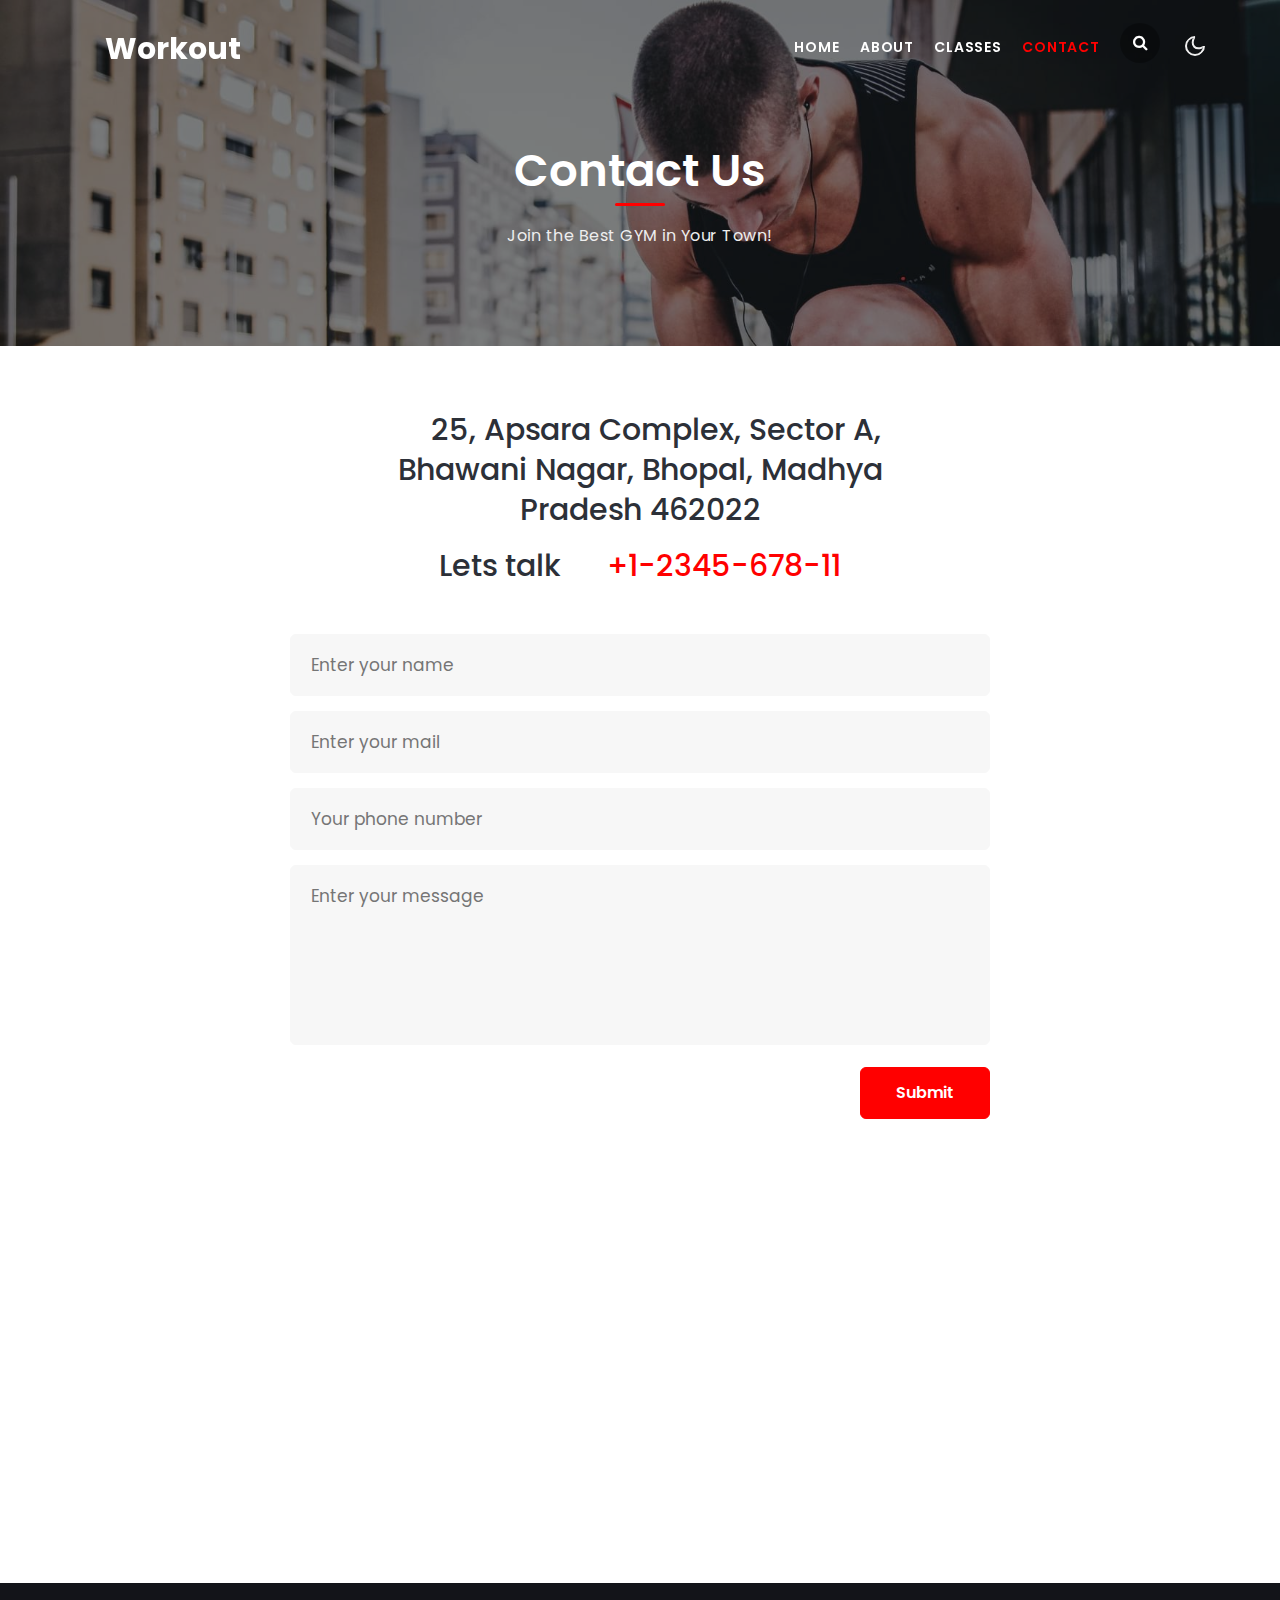
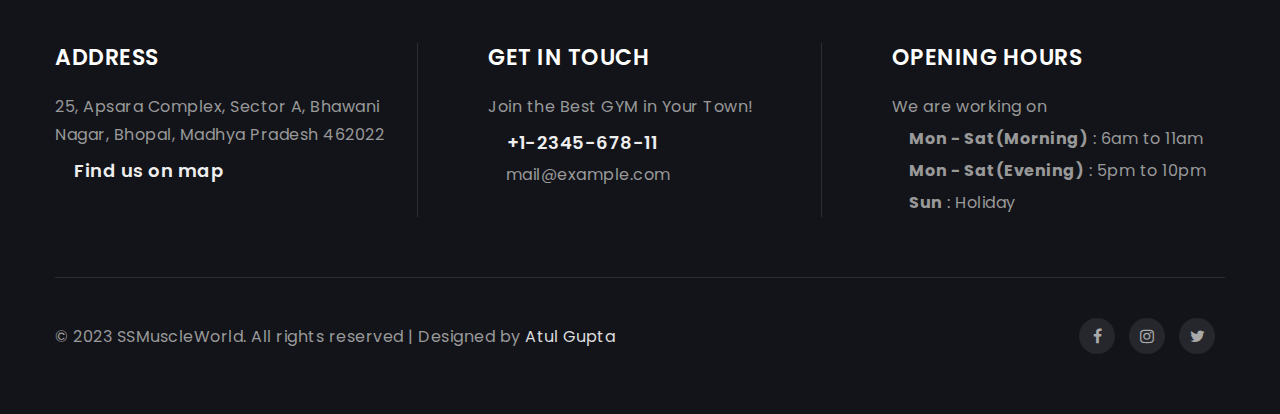
<file: contact.html>
<!doctype html>
<html lang="en">
  <head>
    <meta charset="utf-8">
    <meta name="viewport" content="width=device-width, initial-scale=1, shrink-to-fit=no">

    <title>Workout - Sports Category Responsive Website</title>

    <link href="//fonts.googleapis.com/css?family=Poppins:300,400,400i,500,600,700&display=swap" rel="stylesheet">
    
    <link rel="stylesheet" href="assets/css/style-starter.css">
  </head>
  <body>
<header id="site-header" class="fixed-top">
  <div class="container">
      <nav class="navbar navbar-expand-lg stroke">
          <h1> <a class="navbar-brand" href="index.html">
                  <span class="lnr lnr-bicycle"></span> Workout
              </a></h1>
          <button class="navbar-toggler  collapsed bg-gradient" type="button" data-toggle="collapse"
              data-target="#navbarTogglerDemo02" aria-controls="navbarTogglerDemo02" aria-expanded="false"
              aria-label="Toggle navigation">
              <span class="navbar-toggler-icon fa icon-expand fa-bars"></span>
              <span class="navbar-toggler-icon fa icon-close fa-times"></span>
          </button>

          <div class="collapse navbar-collapse" id="navbarTogglerDemo02">
              <ul class="navbar-nav ml-auto">
                  <li class="nav-item @@home__active">
                      <a class="nav-link" href="index.html">Home <span class="sr-only">(current)</span></a>
                  </li>
                  <li class="nav-item @@about__active">
                      <a class="nav-link" href="about.html">About</a>
                  </li>
                  <li class="nav-item @@classes__active">
                      <a class="nav-link" href="classes.html">Classes</a>
                  </li>
                  <li class="nav-item active">
                      <a class="nav-link" href="contact.html">Contact</a>
                  </li>
                  <div class="search-right">
                      <a href="#search" title="search"><span class="fa fa-search" aria-hidden="true"></span></a>

                      <div id="search" class="pop-overlay">
                          <div class="popup">
  
                              <form action="#" method="GET" class="search-box">
                                  <input type="search" placeholder="Enter Keyword" name="search" required="required"
                                      autofocus="">
                                  <button type="submit" class="btn"><span class="fa fa-search" aria-hidden="true"></span></button>
                              </form>
  
                          </div>
                          <a class="close" href="#close">×</a>
                      </div>
                  </div>
              </ul>
          </div>
          <div class="mobile-position">
              <nav class="navigation">
                  <div class="theme-switch-wrapper">
                      <label class="theme-switch" for="checkbox">
                          <input type="checkbox" id="checkbox">
                          <div class="mode-container">
                              <i class="gg-sun"></i>
                              <i class="gg-moon"></i>
                          </div>
                      </label>
                  </div>
              </nav>
          </div>
      </nav>
  </div>
</header>
<section class="w3l-breadcrumb">
    <div class="breadcrumb-bg breadcrumb-bg-contact py-5">
        <div class="container py-lg-5 py-md-3">
            <h3 class="title-big text-center">Contact Us</h3>
            <p class="mt-3">Join the Best GYM in Your Town!</p>
        </div>
    </div>
</section>
<section class="w3l-contacts-12 py-5" id="contact">
	<div class="container py-md-3">
		<div class="contacts12-main">
			<div class="title-section">
                <h3 class="main-title-w3 mb-3"><span class="lnr lnr-map-marker"></span> 25, Apsara Complex, Sector A, Bhawani Nagar, Bhopal, Madhya Pradesh 462022 </h3>
                <h3 class="main-title-w3 mb-5">Lets talk <span class="lnr ml-2 lnr-phone-handset"></span><a href="tel:+12-331-456-789" > +1-2345-678-11</a></h3>
			</div>
			<form action="https://sendmail.w3layouts.com/submitForm" method="post" class="">
				<div class="main-input">
					<input type="text" name="w3lName" placeholder="Enter your name" class="contact-input" required="" />
					<input type="email" name="w3lSender" placeholder="Enter your mail" class="contact-input" required="" />
					<input type="number" name="w3lPhone" placeholder="Your phone number" class="contact-input" required="" />
					<textarea class="contact-textarea contact-input" name="w3lMessage" placeholder="Enter your message"
						required=""></textarea>
				</div>
				<div class="text-right">
					<button class="btn-primary btn btn-style">Submit</button>
				</div>
			</form>
		</div>
	</div>
</section>

<div class="map-iframe">
    <iframe
        src="https://www.google.com/maps/embed?pb=!1m18!1m12!1m3!1d3665.636277844618!2d77.45699287512365!3d23.256319179010667!2m3!1f0!2f0!3f0!3m2!1i1024!2i768!4f13.1!3m3!1m2!1s0x397c438ac08371b1%3A0x577636f609f5034b!2sSs%20MuscleWorld!5e0!3m2!1sen!2sin!4v1697958392092!5m2!1sen!2sin"
        width="100%" height="400" frameborder="0" style="border: 0px;" allowfullscreen=""></iframe>
</div>
 <section class="w3l-footers-20">
   <div class="footers20">
     <div class="container">
       <div class="footers20-content">
         <div class="d-grid grid-col-4 grids-content">
           <div class="column">
             <h4>Address</h4>
             <p class="contact-para3">25, Apsara Complex, Sector A, Bhawani Nagar, Bhopal, Madhya Pradesh 462022</p>
             <a href="contact.html">
               <p class="contact-map mt-2"><span class="lnr lnr-map-marker"></span> Find us on map</p>
             </a>
           </div>
           <div class="column">
             <h4>Get in touch</h4>
             <p>Join the Best GYM in Your Town!</p>
             <a href="tel:+1-2345-678-11">
               <p class="contact-phone mt-2"><span class="lnr lnr-phone-handset"></span> +1-2345-678-11
               </p>
             </a>
             <a href="mailto:mail@example.com">
               <p class="contact-mail mt-1"><span class="lnr lnr-envelope"></span> mail@example.com</p>
             </a>
           </div>
           <div class="column">
             <h4>Opening hours</h4>
             <p>We are working on</p>
             <p class="mt-1"><span class="lnr lnr-clock"></span> <strong>Mon - Sat(Morning)</strong> : 6am to 11am</p>
             <p class="mt-1"><span class="lnr lnr-clock"></span> <strong>Mon - Sat(Evening)</strong> : 5pm to 10pm</p>
             <p class="mt-1"><span class="lnr lnr-clock"></span> <strong>Sun</strong> : Holiday</p>
           </div>
         </div>
         <div class="d-grid grid-col-3 grids-content1 bottom-border">
           <div class="columns copyright-grid align-self">
             <p class="copy-footer-29">© 2023 SSMuscleWorld. All rights reserved | Designed by <a href="https://www.linkedin.com/in/atulguptag" target="_blank">Atul Gupta</a></p>
           </div>
           <div class="columns text-lg-right social-grid">
             <ul class="social">
               <li><a href="https://www.facebook.com/itsatulguptag/"><span class="fa fa-facebook" aria-hidden="true"></span></a></li>
               <li><a href="https://www.instagram.com/itsatulguptag/"><span class="fa fa-instagram" aria-hidden="true"></span></a></li>
               <li><a href="https://twitter.com/atulgupta_g"><span class="fa fa-twitter" aria-hidden="true"></span></a></li>
             </ul>
           </div>
         </div>
       </div>
     </div>
   </div>
   <button onclick="topFunction()" id="movetop" title="Go to top">
     &#10548;
   </button>
   <script>
     window.onscroll = function () {
       scrollFunction()
     };

     function scrollFunction() {
       if (document.body.scrollTop > 20 || document.documentElement.scrollTop > 20) {
         document.getElementById("movetop").style.display = "block";
       } else {
         document.getElementById("movetop").style.display = "none";
       }
     }

     function topFunction() {
       document.body.scrollTop = 0;
       document.documentElement.scrollTop = 0;
     }
   </script>
 </section>


 <script src="assets/js/jquery-3.3.1.min.js"></script>

 <script src="assets/js/theme-change.js"></script>
 <script src="assets/js/lightbox-plus-jquery.min.js"></script>

 <script src="assets/js/owl.carousel.js"></script>
 <script>
   $(document).ready(function () {
     $('.owl-one').owlCarousel({
       loop: true,
       margin: 0,
       nav: false,
       responsiveClass: true,
       autoplay: false,
       autoplayTimeout: 5000,
       autoplaySpeed: 1000,
       autoplayHoverPause: false,
       responsive: {
         0: {
           items: 1,
           nav: false
         },
         480: {
           items: 1,
           nav: false
         },
         667: {
           items: 1,
           nav: true
         },
         1000: {
           items: 1,
           nav: true
         }
       }
     })
   })
 </script>
 <script>
   $(document).ready(function () {
     $(".owl-two").owlCarousel({
       loop: true,
       margin: 20,
       nav: false,
       responsiveClass: true,
       responsive: {
         0: {
           items: 1,
           nav: false
         },
         768: {
           items: 2,
           nav: false
         },
         1000: {
           items: 3,
           nav: false,
           loop: false
         }
       }
     })
   })
 </script>

 <script>
   $(document).ready(function () {
     $('.owl-carousel-posts').owlCarousel({
       loop: true,
       margin: 0,
       responsiveClass: true,
       autoplay: true,
       autoplayTimeout: 2000,
       autoplaySpeed: 1000,
       autoplayHoverPause: true,
       responsive: {
         0: {
           items: 2,
           nav: false
         },
         480: {
           items: 3,
           nav: true,
           margin: 0
         },
         736: {
           items: 4,
           nav: true,
           margin: 0
         },
         1000: {
           items: 5,
           nav: true,
           margin: 0
         }
       }
     })
   })
 </script>
 <script>
   $(document).ready(function () {
     $('.owl-carousel').owlCarousel({
       loop: true,
       margin: 0,
       responsiveClass: true,
       responsive: {
         0: {
           items: 1,
           nav: true
         },
         400: {
           items: 2,
           nav: true,
           margin: 20
         },
         1000: {
           items: 4,
           nav: true,
           loop: true,
           margin: 25
         }
       }
     })
   })
 </script>
 <script src="assets/js/jquery.waypoints.min.js"></script>
 <script src="assets/js/jquery.countup.js"></script>
 <script>
   $('.counter').countUp();
 </script>
 <script>
   $(function () {
     $('.navbar-toggler').click(function () {
       $('body').toggleClass('noscroll');
     })
   });
 </script>

 <script>
   $(window).on("scroll", function () {
     var scroll = $(window).scrollTop();

     if (scroll >= 80) {
       $("#site-header").addClass("nav-fixed");
     } else {
       $("#site-header").removeClass("nav-fixed");
     }
   });

   $(".navbar-toggler").on("click", function () {
     $("header").toggleClass("active");
   });
   $(document).on("ready", function () {
     if ($(window).width() > 991) {
       $("header").removeClass("active");
     }
     $(window).on("resize", function () {
       if ($(window).width() > 991) {
         $("header").removeClass("active");
       }
     });
   });
 </script>

 <script src="assets/js/bootstrap.min.js"></script>

 </body>

 </html>
</file>
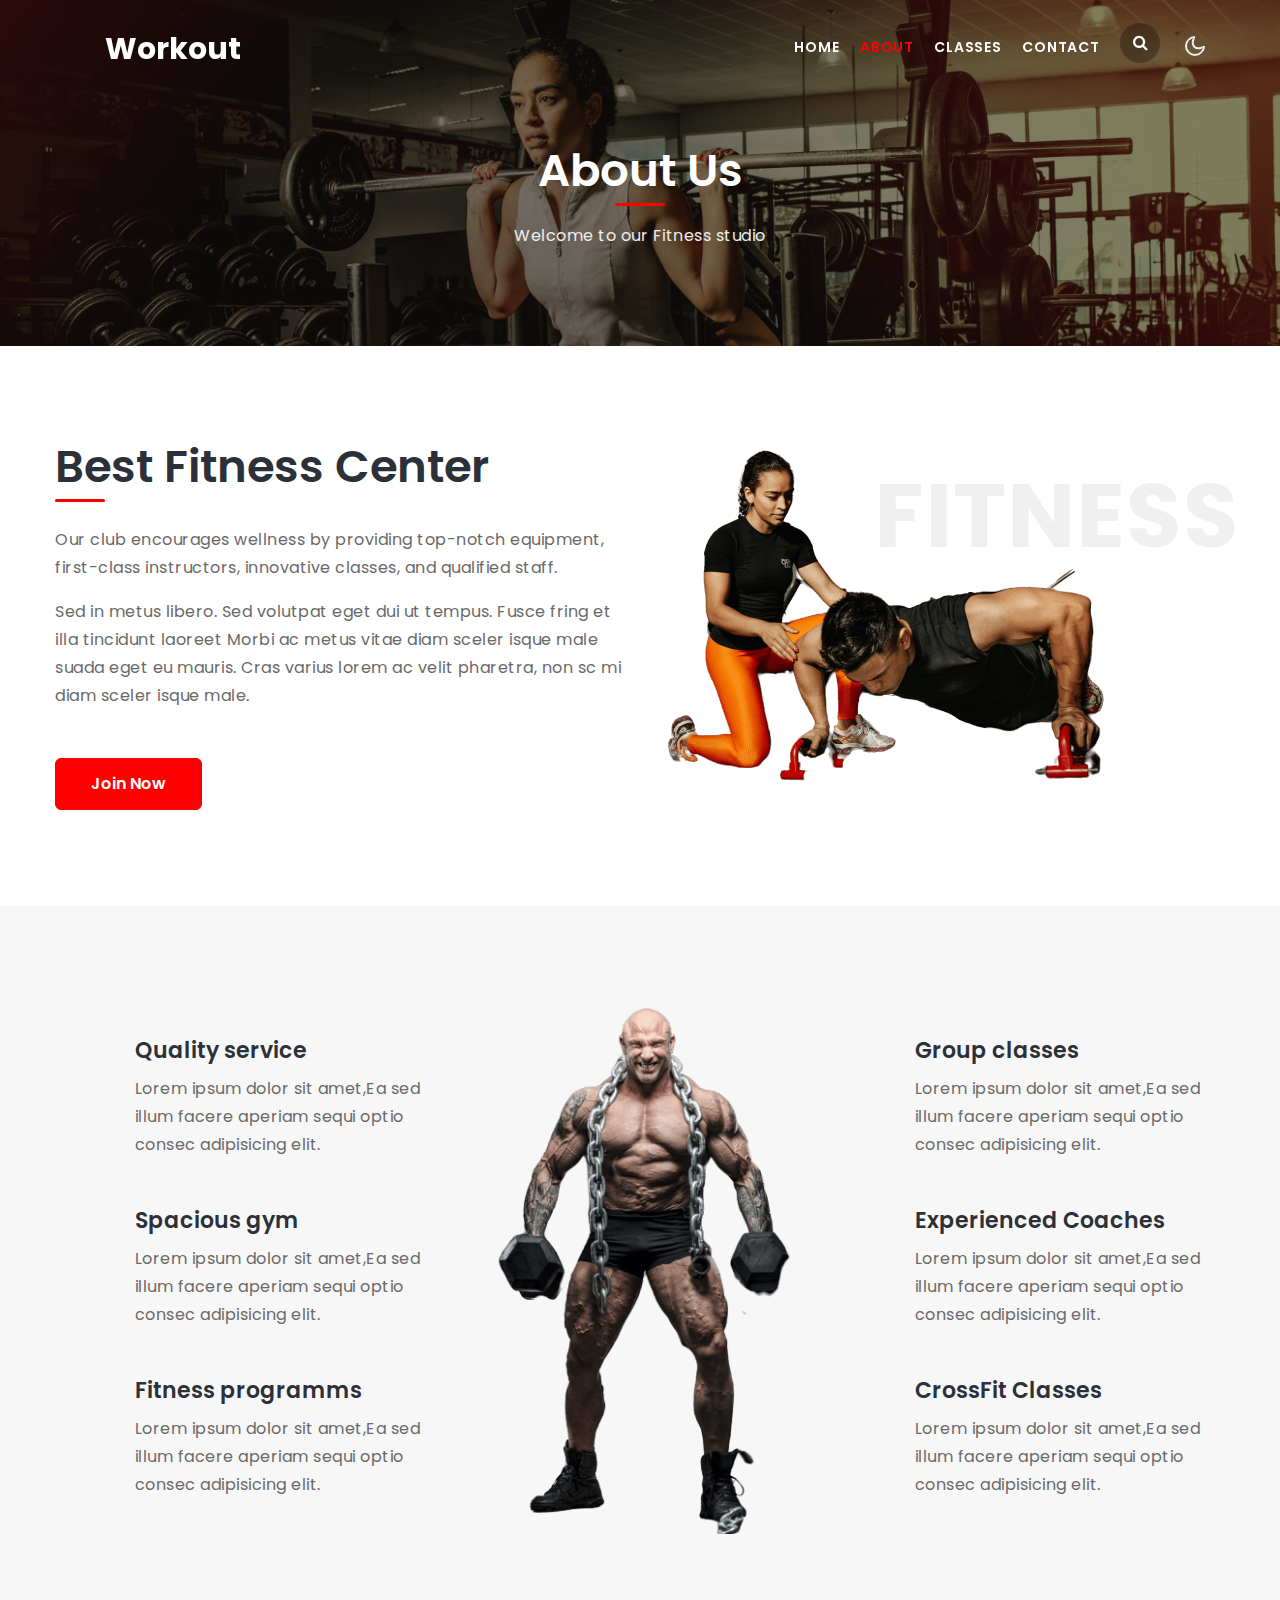
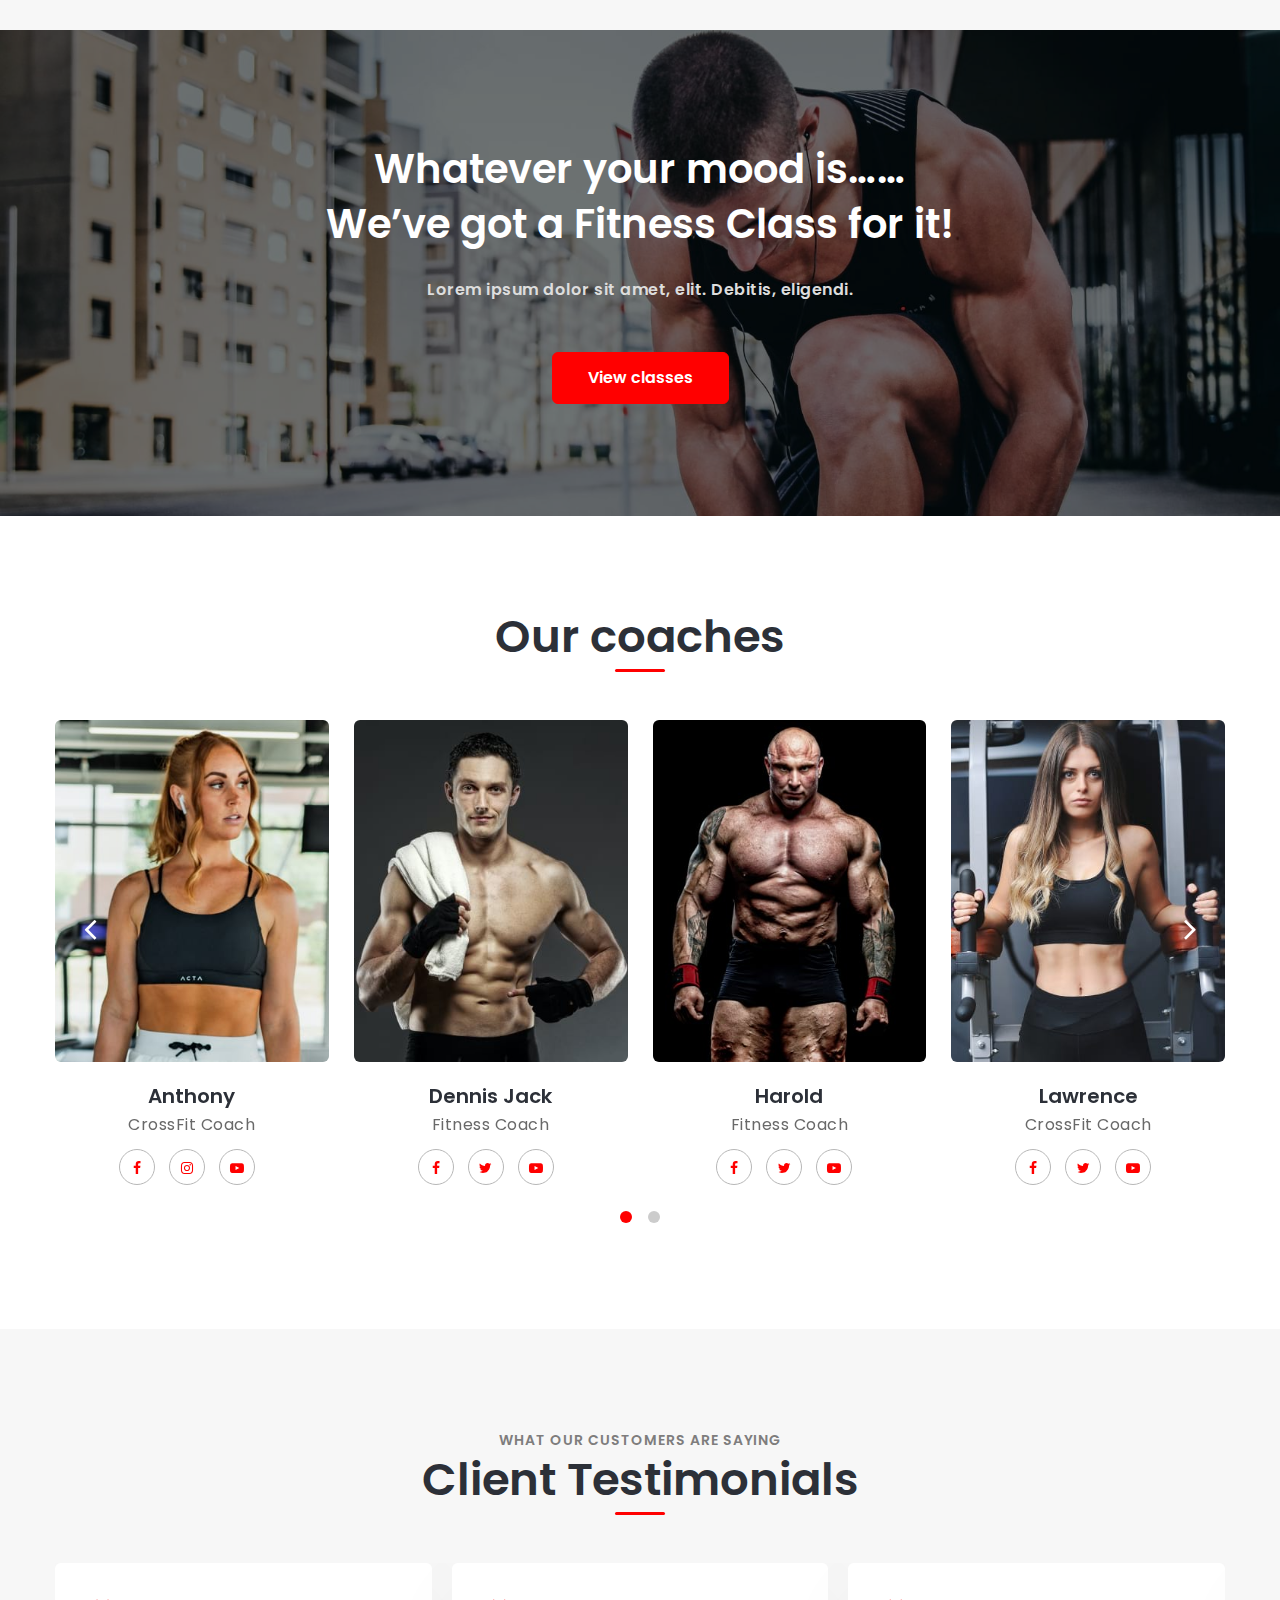
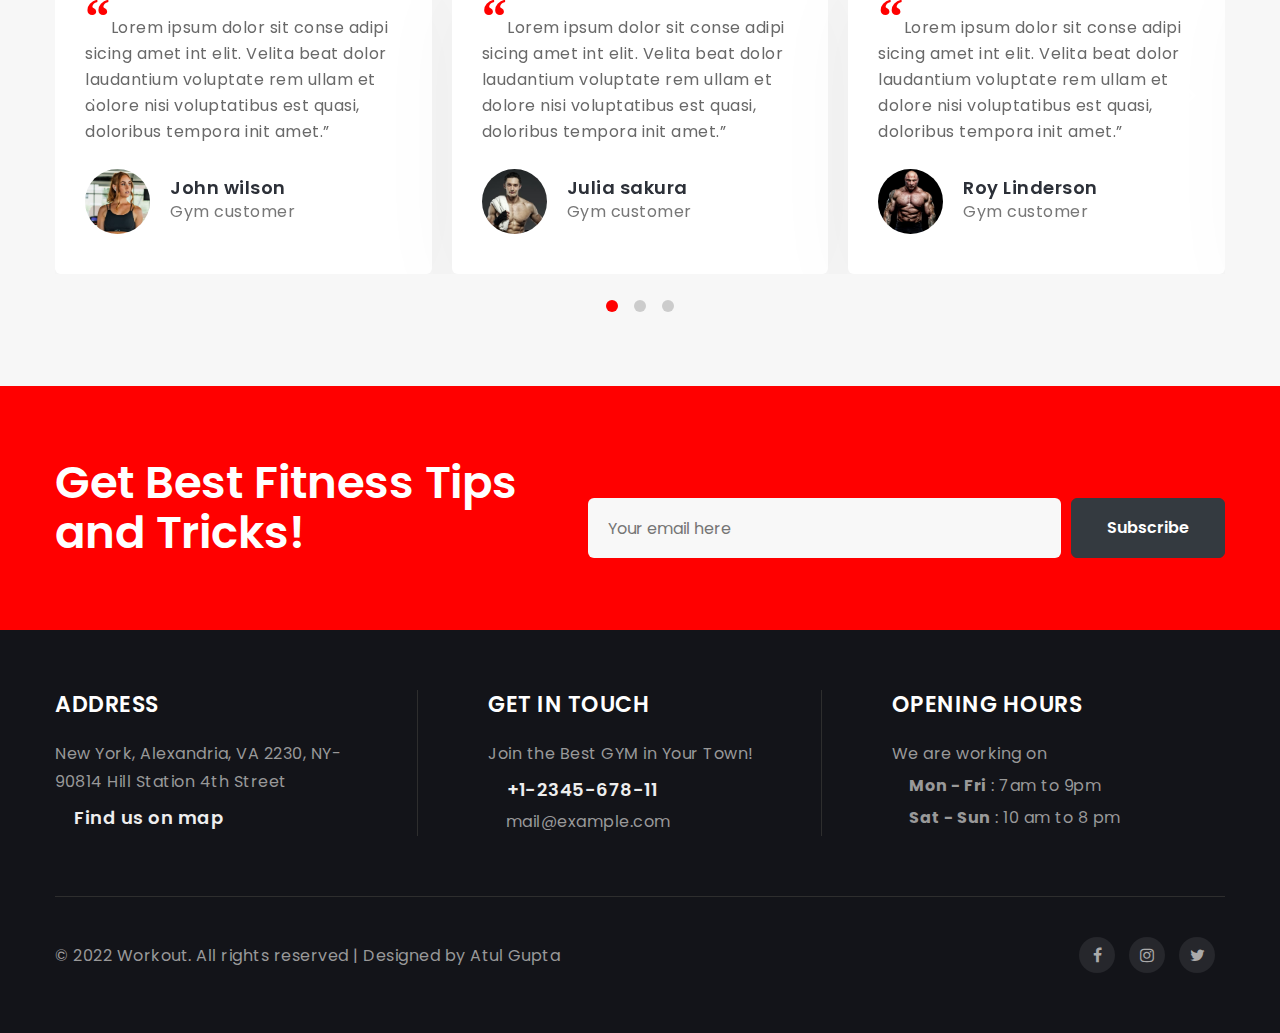
<file: starter/about.html>
<!doctype html>
<html lang="en">
  <head>
    <meta charset="utf-8">
    <meta name="viewport" content="width=device-width, initial-scale=1, shrink-to-fit=no">

    <title>Workout - Sports Category Responsive Website Template | About : W3layouts</title>

    <link href="//fonts.googleapis.com/css?family=Poppins:300,400,400i,500,600,700&display=swap" rel="stylesheet">
    
    <link rel="stylesheet" href="assets/css/style-starter.css">
  </head>
  <body>
<header id="site-header" class="fixed-top">
  <div class="container">
      <nav class="navbar navbar-expand-lg stroke">
          <h1> <a class="navbar-brand" href="index.html">
                  <span class="lnr lnr-bicycle"></span> Workout
              </a></h1>
        
          <button class="navbar-toggler  collapsed bg-gradient" type="button" data-toggle="collapse"
              data-target="#navbarTogglerDemo02" aria-controls="navbarTogglerDemo02" aria-expanded="false"
              aria-label="Toggle navigation">
              <span class="navbar-toggler-icon fa icon-expand fa-bars"></span>
              <span class="navbar-toggler-icon fa icon-close fa-times"></span>
          </button>

          <div class="collapse navbar-collapse" id="navbarTogglerDemo02">
              <ul class="navbar-nav ml-auto">
                  <li class="nav-item @@home__active">
                      <a class="nav-link" href="index.html">Home <span class="sr-only">(current)</span></a>
                  </li>
                  <li class="nav-item active">
                      <a class="nav-link" href="about.html">About</a>
                  </li>
                  <li class="nav-item @@classes__active">
                      <a class="nav-link" href="classes.html">Classes</a>
                  </li>
                  <li class="nav-item @@contact__active">
                      <a class="nav-link" href="contact.html">Contact</a>
                  </li>
                  <div class="search-right">
                      <a href="#search" title="search"><span class="fa fa-search" aria-hidden="true"></span></a>
                      
                      <div id="search" class="pop-overlay">
                          <div class="popup">
  
                              <form action="#" method="GET" class="search-box">
                                  <input type="search" placeholder="Enter Keyword" name="search" required="required"
                                      autofocus="">
                                  <button type="submit" class="btn"><span class="fa fa-search" aria-hidden="true"></span></button>
                              </form>
  
                          </div>
                          <a class="close" href="#close">×</a>
                      </div>
                  </div>
              </ul>
          </div>
          <div class="mobile-position">
              <nav class="navigation">
                  <div class="theme-switch-wrapper">
                      <label class="theme-switch" for="checkbox">
                          <input type="checkbox" id="checkbox">
                          <div class="mode-container">
                              <i class="gg-sun"></i>
                              <i class="gg-moon"></i>
                          </div>
                      </label>
                  </div>
              </nav>
          </div>
      </nav>
  </div>
</header>
<section class="w3l-breadcrumb">
    <div class="breadcrumb-bg breadcrumb-bg-about py-5">
        <div class="container py-lg-5 py-md-3">
            <h3 class="title-big text-center">About Us</h3>
            <p class="mt-3">Welcome to our Fitness studio</p>
        </div>
    </div>
</section>
<section class="w3l-aboutblock1 py-5" id="about">
    <div class="container py-lg-5 py-md-4">
        <div class="row">
            <div class="col-lg-6 mb-lg-0 mb-md-5 mb-4">
                <h3 class="title-big">Best Fitness Center</h3>
                <p class="mt-4 mb-0">Our club encourages wellness by providing top-notch equipment, first-class
                    instructors, innovative
                    classes, and qualified staff.</p>
                <p class="mt-3 mb-0"> Sed in metus libero. Sed volutpat eget dui ut tempus. Fusce fring et illa
                    tincidunt laoreet Morbi ac metus vitae diam sceler isque male suada eget eu mauris. Cras varius 
                    lorem ac velit pharetra, non sc mi diam sceler isque male.</p>
                <a href="#read" class="btn-style btn-primary btn mt-lg-5 mt-4">Join Now</a>
            </div>
            <div class="col-lg-6 position-relative">
                <img src="assets/images/about.png" alt="" class="img-fluid radius-image" />
                <h2 class="pos">Fitness</h2>
            </div>
        </div>
    </div>
</section>
<section class="w3l-aboutblock2 py-5">
    <div class="aboutblock2-info py-lg-5 py-md-4">
        <div class="container">
            <div class="row aboutblock2-info-inn mx-lg-0">
                <div class="col-lg-4 aboutblock-right">
                    <div class="row aboutblock-right-grids mb-md-5 mb-4">
                        <div class="col-2 aboutblock-right-icon">
                            <div class="aboutblock-icon">
                                <span class="lnr lnr-license"></span>
                            </div>
                        </div>
                        <div class="col-10 aboutblock-right-info">
                            <h6><a href="#url">Quality service</a></h6>
                            <p>Lorem ipsum dolor sit amet,Ea sed illum facere aperiam sequi optio consec
                                adipisicing elit.</p>
                        </div>
                    </div>
                    <div class="row aboutblock-right-grids mb-md-5 mb-4">
                        <div class="col-2 aboutblock-right-icon">
                            <div class="aboutblock-icon">
                                <span class="lnr lnr-mustache"></span>
                            </div>
                        </div>
                        <div class="col-10 aboutblock-right-info">
                            <h6><a href="#url">Spacious gym</a></h6>
                            <p>Lorem ipsum dolor sit amet,Ea sed illum facere aperiam sequi optio consec
                                adipisicing elit.</p>
                        </div>
                    </div>
                    <div class="row aboutblock-right-grids">
                        <div class="col-2 aboutblock-right-icon">
                            <div class="aboutblock-icon">
                                <span class="lnr lnr-bicycle"></span>
                            </div>
                        </div>
                        <div class="col-10 aboutblock-right-info">
                            <h6><a href="#url">Fitness programms</a></h6>
                            <p>Lorem ipsum dolor sit amet,Ea sed illum facere aperiam sequi optio consec
                                adipisicing elit.</p>
                        </div>
                    </div>
                </div>
                <div class="col-lg-4 aboutblock-left">
                    <img src="assets/images/about1.png" class="img-fluid radius-image" alt="">
                </div>
                <div class="col-lg-4 aboutblock-right">
                    <div class="row aboutblock-right-grids mb-md-5 mb-4">
                        <div class="col-2 aboutblock-right-icon">
                            <div class="aboutblock-icon">
                                <span class="lnr lnr-layers"></span>
                            </div>
                        </div>
                        <div class="col-10 aboutblock-right-info">
                            <h6><a href="#url">Group classes</a></h6>
                            <p>Lorem ipsum dolor sit amet,Ea sed illum facere aperiam sequi optio consec
                                adipisicing elit.</p>
                        </div>
                    </div>
                    <div class="row aboutblock-right-grids mb-md-5 mb-4">
                        <div class="col-2 aboutblock-right-icon">
                            <div class="aboutblock-icon">
                                <span class="lnr lnr-users"></span>
                            </div>
                        </div>
                        <div class="col-10 aboutblock-right-info">
                            <h6><a href="#url">Experienced Coaches</a></h6>
                            <p>Lorem ipsum dolor sit amet,Ea sed illum facere aperiam sequi optio consec
                                adipisicing elit.</p>
                        </div>
                    </div>
                    <div class="row aboutblock-right-grids">
                        <div class="col-2 aboutblock-right-icon">
                            <div class="aboutblock-icon">
                                <span class="lnr lnr-cross-circle"></span>
                            </div>
                        </div>
                        <div class="col-10 aboutblock-right-info">
                            <h6><a href="#url">CrossFit Classes</a></h6>
                            <p>Lorem ipsum dolor sit amet,Ea sed illum facere aperiam sequi optio consec
                                adipisicing elit.</p>
                        </div>
                    </div>
                </div>

            </div>
        </div>
    </div>
</section>
	<div class="middle py-5">
		<div class="container py-xl-5 py-lg-3">
			<div class="welcome-left text-center py-md-3">
                <h3 class="mb-4">Whatever your mood is…… We’ve got a Fitness Class for it!</h3>
                <p class="text-italic">Lorem ipsum dolor sit amet, elit. Debitis, eligendi.</p>
                <a href="classes.html" class="btn-style btn-primary btn mt-lg-5 mt-4">View classes</a>
			</div>
		</div>
	</div>
<section class="w3l-team" id="team">
	<div class="teams1 py-5">
		<div class="container py-lg-5 py-md-4">
            <h3 class="title-big title-big-center mb-4 text-center mb-md-5 mb-4">Our coaches</h3>
			<div class="teams1-content">
					<div class="owl-carousel owl-theme text-center mb-md-5 mb-sm-5 mb-4">
						<div class="item">
							<div class="d-grid team-info">
								<div class="column position-relative">
									<a href="#url"><img src="assets/images/team1.jpg" alt="" class="img-fluid rounded team-image" /></a>
								</div>
								<div class="column">
									<h3 class="name-pos"><a href="#url">Anthony</a></h3>
									<p>CrossFit Coach</p>
									<div class="social">
										<a href="#facebook" class="facebook"><span class="fa fa-facebook" aria-hidden="true"></span></a>
										<a href="#instagram" class="instagram"><span class="fa fa-instagram" aria-hidden="true"></span></a>
										<a href="#youtube" class="youtube"><span class="fa fa-youtube-play" aria-hidden="true"></span></a>
									</div>
								</div>
							</div>
						</div>
						<div class="item">
							<div class="d-grid team-info">
								<div class="column position-relative">
									<a href="#url"><img src="assets/images/team2.jpg" alt="" class="img-fluid rounded team-image" /></a>
								</div>
								<div class="column">
									<h3 class="name-pos"><a href="#url">Dennis Jack</a></h3>
									<p>Fitness Coach</p>
									<div class="social">
										<a href="#facebook" class="facebook"><span class="fa fa-facebook" aria-hidden="true"></span></a>
										<a href="#twitter" class="twitter"><span class="fa fa-twitter" aria-hidden="true"></span></a>
										<a href="#youtube" class="youtube"><span class="fa fa-youtube-play" aria-hidden="true"></span></a>
									</div>
								</div>
							</div>
						</div>
						<div class="item">
							<div class="d-grid team-info">
								<div class="column position-relative">
									<a href="#url"><img src="assets/images/team3.jpg" alt="" class="img-fluid rounded team-image" /></a>
								</div>
								<div class="column">
									<h3 class="name-pos"><a href="#url">Harold</a></h3>
									<p>Fitness Coach</p>
									<div class="social">
										<a href="#facebook" class="facebook"><span class="fa fa-facebook" aria-hidden="true"></span></a>
										<a href="#twitter" class="twitter"><span class="fa fa-twitter" aria-hidden="true"></span></a>
										<a href="#youtube" class="youtube"><span class="fa fa-youtube-play" aria-hidden="true"></span></a>
									</div>
								</div>
							</div>
						</div>
						<div class="item">
							<div class="d-grid team-info">
								<div class="column position-relative">
									<a href="#url"><img src="assets/images/team4.jpg" alt="" class="img-fluid rounded team-image" /></a>
								</div>
								<div class="column">
									<h3 class="name-pos"><a href="#url">Lawrence</a></h3>
									<p>CrossFit Coach</p>
									<div class="social">
										<a href="#facebook" class="facebook"><span class="fa fa-facebook" aria-hidden="true"></span></a>
										<a href="#twitter" class="twitter"><span class="fa fa-twitter" aria-hidden="true"></span></a>
										<a href="#youtube" class="youtube"><span class="fa fa-youtube-play" aria-hidden="true"></span></a>
									</div>
								</div>
							</div>
						</div>
						<div class="item">
							<div class="d-grid team-info">
								<div class="column position-relative">
									<a href="#url"><img src="assets/images/team5.jpg" alt="" class="img-fluid rounded team-image" /></a>
								</div>
								<div class="column">
									<h3 class="name-pos"><a href="#url">Bradley</a></h3>
									<p>CrossFit Coach</p>
									<div class="social">
										<a href="#facebook" class="facebook"><span class="fa fa-facebook" aria-hidden="true"></span></a>
										<a href="#twitter" class="twitter"><span class="fa fa-twitter" aria-hidden="true"></span></a>
										<a href="#youtube" class="youtube"><span class="fa fa-youtube-play" aria-hidden="true"></span></a>
									</div>
								</div>
							</div>
						</div>
						<div class="item">
							<div class="d-grid team-info">
								<div class="column position-relative">
									<a href="#url"><img src="assets/images/team6.jpg" alt="" class="img-fluid rounded team-image" /></a>
								</div>
								<div class="column">
									<h3 class="name-pos"><a href="#url">Bradley</a></h3>
									<p>Fitness Coach</p>
									<div class="social">
										<a href="#facebook" class="facebook"><span class="fa fa-facebook" aria-hidden="true"></span></a>
										<a href="#twitter" class="twitter"><span class="fa fa-twitter" aria-hidden="true"></span></a>
										<a href="#youtube" class="youtube"><span class="fa fa-youtube-play" aria-hidden="true"></span></a>
									</div>
								</div>
							</div>
						</div>
					</div>
			</div>
		</div>
	</div>
</section>
<section class="w3l-clients" id="clients">
	<div class="cusrtomer-layout py-5">
		<div class="container py-lg-5 py-md-4">
			<div class="testimonial-row">
				<h6 class="title-small text-center">What our customers are saying</h6>
				<h3 class="title-big title-big-center mb-md-5 mb-4 text-center">Client Testimonials</h3>
			</div>
			<div id="owl-demo1" class="owl-two owl-carousel owl-theme mb-md-3 mb-sm-5 mb-4">
				<div class="item">
					<div class="testimonial-content">
						<div class="testimonial">
							<blockquote>
								<q>Lorem ipsum dolor sit conse adipi sicing amet int elit. Velita beat dolor
									laudantium voluptate rem ullam et dolore nisi voluptatibus est quasi, doloribus
									tempora init amet.</q>
							</blockquote>
							<div class="testi-des">
								<div class="test-img"><img src="assets/images/team1.jpg" class="img-fluid"
										alt="client-img">
								</div>
								<div class="peopl align-self">
									<h3>John wilson</h3>
									<p class="indentity">Gym customer </p>
								</div>
							</div>
						</div>
					</div>
				</div>
				<div class="item">
					<div class="testimonial-content">
						<div class="testimonial">
							<blockquote>
								<q>Lorem ipsum dolor sit conse adipi sicing amet int elit. Velita beat dolor
									laudantium voluptate rem ullam et dolore nisi voluptatibus est quasi, doloribus
									tempora init amet.</q>
							</blockquote>
							<div class="testi-des">
								<div class="test-img"><img src="assets/images/team2.jpg" class="img-fluid"
										alt="client-img">
								</div>
								<div class="peopl align-self">
									<h3>Julia sakura</h3>
									<p class="indentity">Gym customer </p>
								</div>
							</div>
						</div>
					</div>
				</div>
				<div class="item">
					<div class="testimonial-content">
						<div class="testimonial">
							<blockquote>
								<q>Lorem ipsum dolor sit conse adipi sicing amet int elit. Velita beat dolor
									laudantium voluptate rem ullam et dolore nisi voluptatibus est quasi, doloribus
									tempora init amet.</q>
							</blockquote>
							<div class="testi-des">
								<div class="test-img"><img src="assets/images/team3.jpg" class="img-fluid"
										alt="client-img">
								</div>
								<div class="peopl align-self">
									<h3>Roy Linderson</h3>
									<p class="indentity">Gym customer</p>
								</div>
							</div>
						</div>
					</div>
				</div>
				<div class="item">
					<div class="testimonial-content">
						<div class="testimonial">
							<blockquote>
								<q>Lorem ipsum dolor sit conse adipi sicing amet int elit. Velita beat dolor
									laudantium voluptate rem ullam et dolore nisi voluptatibus est quasi, doloribus
									tempora init amet.</q>
							</blockquote>
							<div class="testi-des">
								<div class="test-img"><img src="assets/images/team4.jpg" class="img-fluid"
										alt="client-img">
								</div>
								<div class="peopl align-self">
									<h3>Mike Thyson</h3>
									<p class="indentity">Gym customer</p>
								</div>
							</div>
						</div>
					</div>
				</div>
				<div class="item">
					<div class="testimonial-content">
						<div class="testimonial">
							<blockquote>
								<q>Lorem ipsum dolor sit conse adipi sicing amet int elit. Velita beat dolor
									laudantium voluptate rem ullam et dolore nisi voluptatibus est quasi, doloribus
									tempora init amet.</q>
							</blockquote>
							<div class="testi-des">
								<div class="test-img"><img src="assets/images/team2.jpg" class="img-fluid"
										alt="client-img">
								</div>
								<div class="peopl align-self">
									<h3>Laura gill</h3>
									<p class="indentity">Gym customer</p>
								</div>
							</div>
						</div>
					</div>
				</div>
				<div class="item">
					<div class="testimonial-content">
						<div class="testimonial">
							<blockquote>
								<q>Lorem ipsum dolor sit conse adipi sicing amet int elit. Velita beat dolor
									laudantium voluptate rem ullam et dolore nisi voluptatibus est quasi, doloribus
									tempora init amet.</q>
							</blockquote>
							<div class="testi-des">
								<div class="test-img"><img src="assets/images/team3.jpg" class="img-fluid"
										alt="client-img">
								</div>
								<div class="peopl align-self">
									<h3>Smith Johnson</h3>
									<p class="indentity">Gym customer</p>
								</div>
							</div>
						</div>
					</div>
				</div>
				<div class="item">
					<div class="testimonial-content">
						<div class="testimonial">
							<blockquote>
								<q>Lorem ipsum dolor sit conse adipi sicing amet int elit. Velita beat dolor
									laudantium voluptate rem ullam et dolore nisi voluptatibus est quasi, doloribus
									tempora init amet.</q>
							</blockquote>
							<div class="testi-des">
								<div class="test-img"><img src="assets/images/team2.jpg" class="img-fluid"
										alt="client-img">
								</div>
								<div class="peopl align-self">
									<h3>Julia sakura</h3>
									<p class="indentity">Gym customer </p>
								</div>
							</div>
						</div>
					</div>
				</div>
				<div class="item">
					<div class="testimonial-content">
						<div class="testimonial">
							<blockquote>
								<q>Lorem ipsum dolor sit conse adipi sicing amet int elit. Velita beat dolor
									laudantium voluptate rem ullam et dolore nisi voluptatibus est quasi, doloribus
									tempora init amet.</q>
							</blockquote>
							<div class="testi-des">
								<div class="test-img"><img src="assets/images/team3.jpg" class="img-fluid"
										alt="client-img">
								</div>
								<div class="peopl align-self">
									<h3>Roy Linderson</h3>
									<p class="indentity">Gym customer</p>
								</div>
							</div>
						</div>
					</div>
				</div>
			</div>
		</div>
	</div>
</section>
<section class="w3l-newsletter py-5" id="subscribe">
	<div class="form-25-mian section-gap py-lg-4 py-md-3">
		<div class="container">
			<div class="row subscription-grids">
				<div class="col-lg-5 subscription-left forms-25-info">
					<div class="header-title">
						<h3 class="title-big p-0">Get Best Fitness Tips and Tricks!</h3>
					</div>
				</div>
				<div class="col-lg-7 subscription-right pl-lg-5 mt-lg-0 mt-4">
					<form action="#" method="post" class="signin-form">
						<div class="forms-gds">
							<div class="form-input">
								<input type="email" name="" placeholder="Your email here" required />
							</div>
							<div class="form-input">
								<button class="btn btn-style btn-dark">Subscribe</button></div>
						</div>
					</form>
				</div>
			</div>
		</div>
	</div>
</section>
 <section class="w3l-footers-20">
   <div class="footers20">
     <div class="container">
       <div class="footers20-content">
         <div class="d-grid grid-col-4 grids-content">
           <div class="column">
             <h4>Address</h4>
             <p class="contact-para3">New York, Alexandria, VA 2230, NY-90814 Hill Station 4th Street</p>
             <a href="contact.html">
               <p class="contact-map mt-2"><span class="lnr lnr-map-marker"></span> Find us on map</p>
             </a>
           </div>
           <div class="column">
             <h4>Get in touch</h4>
             <p>Join the Best GYM in Your Town!</p>
             <a href="tel:+1-2345-678-11">
               <p class="contact-phone mt-2"><span class="lnr lnr-phone-handset"></span> +1-2345-678-11
               </p>
             </a>
             <a href="mailto:mail@example.com">
               <p class="contact-mail mt-1"><span class="lnr lnr-envelope"></span> mail@example.com</p>
             </a>
           </div>
           <div class="column">
             <h4>Opening hours</h4>
             <p>We are working on</p>
             <p class="mt-1"><span class="lnr lnr-clock"></span> <strong>Mon - Fri</strong> : 7am to 9pm</p>
             <p class="mt-1"><span class="lnr lnr-clock"></span> <strong>Sat - Sun</strong> : 10 am to 8 pm
             </p>
           </div>
         </div>
         <div class="d-grid grid-col-3 grids-content1 bottom-border">
           <div class="columns copyright-grid align-self">
             <p class="copy-footer-29">© 2022 Workout. All rights reserved | Designed by Atul Gupta</p>
           </div>
           <div class="columns text-lg-right social-grid">
             <ul class="social">
               <li><a href="#url"><span class="fa fa-facebook" aria-hidden="true"></span></a></li>
               <li><a href="#url"><span class="fa fa-instagram" aria-hidden="true"></span></a></li>
               <li><a href="#url"><span class="fa fa-twitter" aria-hidden="true"></span></a></li>
             </ul>
           </div>
         </div>
       </div>
     </div>
   </div>
   <button onclick="topFunction()" id="movetop" title="Go to top">
     &#10548;
   </button>
   <script>
     window.onscroll = function () {
       scrollFunction()
     };

     function scrollFunction() {
       if (document.body.scrollTop > 20 || document.documentElement.scrollTop > 20) {
         document.getElementById("movetop").style.display = "block";
       } else {
         document.getElementById("movetop").style.display = "none";
       }
     }

     function topFunction() {
       document.body.scrollTop = 0;
       document.documentElement.scrollTop = 0;
     }
   </script>
 </section>


 <script src="assets/js/jquery-3.3.1.min.js"></script>

 <script src="assets/js/theme-change.js"></script>

 <script src="assets/js/lightbox-plus-jquery.min.js"></script>

 <script src="assets/js/owl.carousel.js"></script>
 <script>
   $(document).ready(function () {
     $('.owl-one').owlCarousel({
       loop: true,
       margin: 0,
       nav: false,
       responsiveClass: true,
       autoplay: false,
       autoplayTimeout: 5000,
       autoplaySpeed: 1000,
       autoplayHoverPause: false,
       responsive: {
         0: {
           items: 1,
           nav: false
         },
         480: {
           items: 1,
           nav: false
         },
         667: {
           items: 1,
           nav: true
         },
         1000: {
           items: 1,
           nav: true
         }
       }
     })
   })
 </script>
 <script>
   $(document).ready(function () {
     $(".owl-two").owlCarousel({
       loop: true,
       margin: 20,
       nav: false,
       responsiveClass: true,
       responsive: {
         0: {
           items: 1,
           nav: false
         },
         768: {
           items: 2,
           nav: false
         },
         1000: {
           items: 3,
           nav: false,
           loop: false
         }
       }
     })
   })
 </script>

 <script>
   $(document).ready(function () {
     $('.owl-carousel-posts').owlCarousel({
       loop: true,
       margin: 0,
       responsiveClass: true,
       autoplay: true,
       autoplayTimeout: 2000,
       autoplaySpeed: 1000,
       autoplayHoverPause: true,
       responsive: {
         0: {
           items: 2,
           nav: false
         },
         480: {
           items: 3,
           nav: true,
           margin: 0
         },
         736: {
           items: 4,
           nav: true,
           margin: 0
         },
         1000: {
           items: 5,
           nav: true,
           margin: 0
         }
       }
     })
   })
 </script>
 <script>
   $(document).ready(function () {
     $('.owl-carousel').owlCarousel({
       loop: true,
       margin: 0,
       responsiveClass: true,
       responsive: {
         0: {
           items: 1,
           nav: true
         },
         400: {
           items: 2,
           nav: true,
           margin: 20
         },
         1000: {
           items: 4,
           nav: true,
           loop: true,
           margin: 25
         }
       }
     })
   })
 </script>
 <script src="assets/js/jquery.waypoints.min.js"></script>
 <script src="assets/js/jquery.countup.js"></script>
 <script>
   $('.counter').countUp();
 </script>
 <script>
   $(function () {
     $('.navbar-toggler').click(function () {
       $('body').toggleClass('noscroll');
     })
   });
 </script>
 <script>
   $(window).on("scroll", function () {
     var scroll = $(window).scrollTop();

     if (scroll >= 80) {
       $("#site-header").addClass("nav-fixed");
     } else {
       $("#site-header").removeClass("nav-fixed");
     }
   });

   $(".navbar-toggler").on("click", function () {
     $("header").toggleClass("active");
   });
   $(document).on("ready", function () {
     if ($(window).width() > 991) {
       $("header").removeClass("active");
     }
     $(window).on("resize", function () {
       if ($(window).width() > 991) {
         $("header").removeClass("active");
       }
     });
   });
 </script>

 <script src="assets/js/bootstrap.min.js"></script>

 </body>

 </html>
</file>
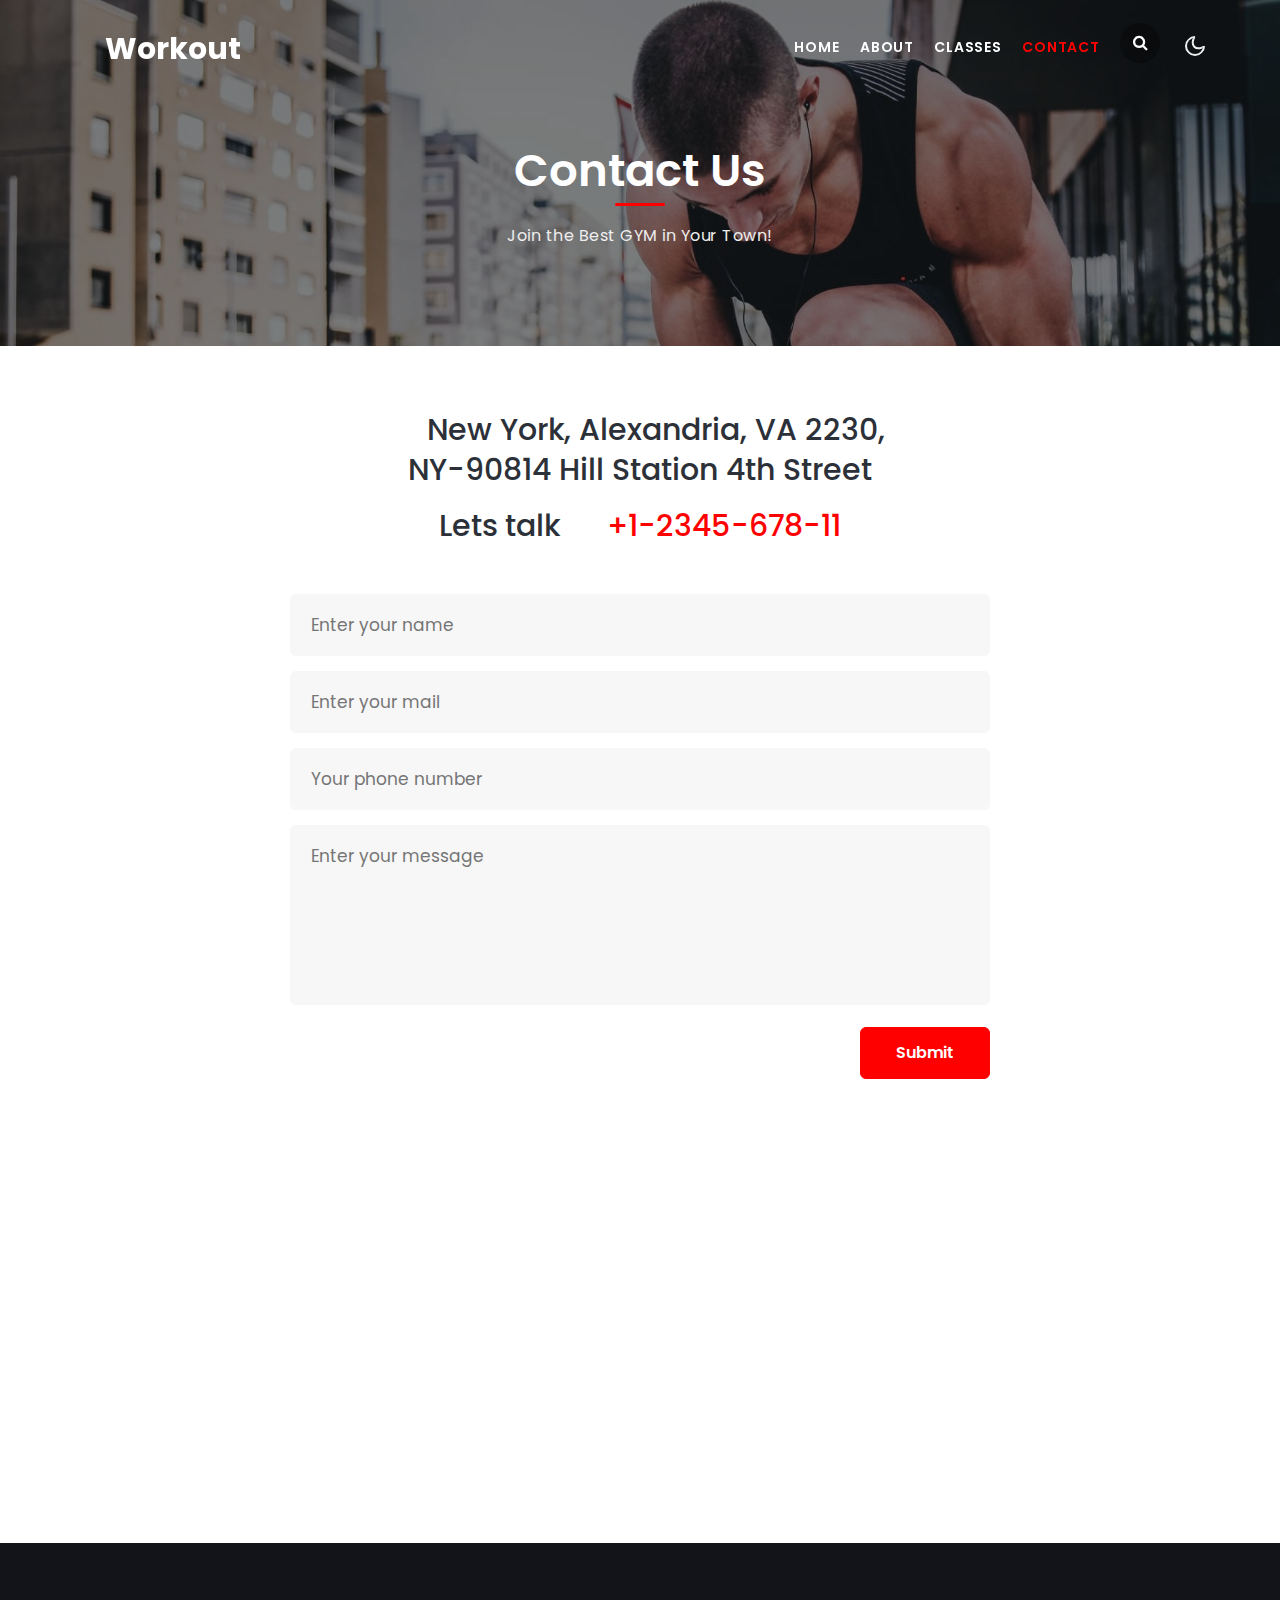
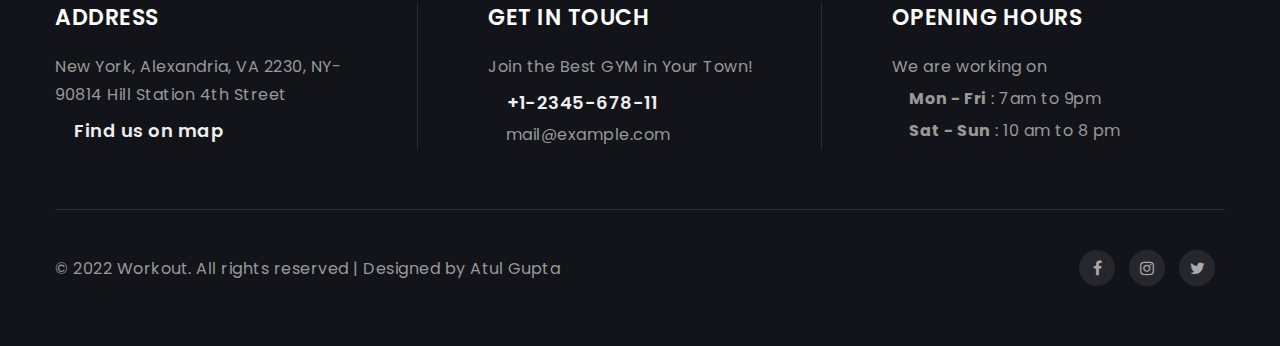
<file: starter/contact.html>
<!doctype html>
<html lang="en">
  <head>
    <meta charset="utf-8">
    <meta name="viewport" content="width=device-width, initial-scale=1, shrink-to-fit=no">

    <title>Workout - Sports Category Responsive Website Template | Contact : W3layouts</title>

    <link href="//fonts.googleapis.com/css?family=Poppins:300,400,400i,500,600,700&display=swap" rel="stylesheet">
    
    <link rel="stylesheet" href="assets/css/style-starter.css">
  </head>
  <body>
<header id="site-header" class="fixed-top">
  <div class="container">
      <nav class="navbar navbar-expand-lg stroke">
          <h1> <a class="navbar-brand" href="index.html">
                  <span class="lnr lnr-bicycle"></span> Workout
              </a></h1>
          <button class="navbar-toggler  collapsed bg-gradient" type="button" data-toggle="collapse"
              data-target="#navbarTogglerDemo02" aria-controls="navbarTogglerDemo02" aria-expanded="false"
              aria-label="Toggle navigation">
              <span class="navbar-toggler-icon fa icon-expand fa-bars"></span>
              <span class="navbar-toggler-icon fa icon-close fa-times"></span>
          </button>

          <div class="collapse navbar-collapse" id="navbarTogglerDemo02">
              <ul class="navbar-nav ml-auto">
                  <li class="nav-item @@home__active">
                      <a class="nav-link" href="index.html">Home <span class="sr-only">(current)</span></a>
                  </li>
                  <li class="nav-item @@about__active">
                      <a class="nav-link" href="about.html">About</a>
                  </li>
                  <li class="nav-item @@classes__active">
                      <a class="nav-link" href="classes.html">Classes</a>
                  </li>
                  <li class="nav-item active">
                      <a class="nav-link" href="contact.html">Contact</a>
                  </li>
                  <div class="search-right">
                      <a href="#search" title="search"><span class="fa fa-search" aria-hidden="true"></span></a>

                      <div id="search" class="pop-overlay">
                          <div class="popup">
  
                              <form action="#" method="GET" class="search-box">
                                  <input type="search" placeholder="Enter Keyword" name="search" required="required"
                                      autofocus="">
                                  <button type="submit" class="btn"><span class="fa fa-search" aria-hidden="true"></span></button>
                              </form>
  
                          </div>
                          <a class="close" href="#close">×</a>
                      </div>
                  </div>
              </ul>
          </div>
          <div class="mobile-position">
              <nav class="navigation">
                  <div class="theme-switch-wrapper">
                      <label class="theme-switch" for="checkbox">
                          <input type="checkbox" id="checkbox">
                          <div class="mode-container">
                              <i class="gg-sun"></i>
                              <i class="gg-moon"></i>
                          </div>
                      </label>
                  </div>
              </nav>
          </div>
      </nav>
  </div>
</header>
<section class="w3l-breadcrumb">
    <div class="breadcrumb-bg breadcrumb-bg-contact py-5">
        <div class="container py-lg-5 py-md-3">
            <h3 class="title-big text-center">Contact Us</h3>
            <p class="mt-3">Join the Best GYM in Your Town!</p>
        </div>
    </div>
</section>
<section class="w3l-contacts-12 py-5" id="contact">
	<div class="container py-md-3">
		<div class="contacts12-main">
			<div class="title-section">
                <h3 class="main-title-w3 mb-3"><span class="lnr lnr-map-marker"></span> New York, Alexandria, VA 2230, NY-90814 Hill Station 4th Street </h3>
                <h3 class="main-title-w3 mb-5">Lets talk <span class="lnr ml-2 lnr-phone-handset"></span><a href="tel:+12-331-456-789" > +1-2345-678-11</a></h3>
			</div>
			<form action="https://sendmail.w3layouts.com/submitForm" method="post" class="">
				<div class="main-input">
					<input type="text" name="w3lName" placeholder="Enter your name" class="contact-input" required="" />
					<input type="email" name="w3lSender" placeholder="Enter your mail" class="contact-input" required="" />
					<input type="number" name="w3lPhone" placeholder="Your phone number" class="contact-input" required="" />
					<textarea class="contact-textarea contact-input" name="w3lMessage" placeholder="Enter your message"
						required=""></textarea>
				</div>
				<div class="text-right">
					<button class="btn-primary btn btn-style">Submit</button>
				</div>
			</form>
		</div>
	</div>
</section>

<div class="map-iframe">
    <iframe
        src="https://www.google.com/maps/embed?pb=!1m18!1m12!1m3!1d317718.69319292053!2d-0.3817765050863085!3d51.528307984912544!2m3!1f0!2f0!3f0!3m2!1i1024!2i768!4f13.1!3m3!1m2!1s0x47d8a00baf21de75%3A0x52963a5addd52a99!2sLondon%2C+UK!5e0!3m2!1sen!2spl!4v1562654563739!5m2!1sen!2spl"
        width="100%" height="400" frameborder="0" style="border: 0px;" allowfullscreen=""></iframe>
</div>
 <section class="w3l-footers-20">
   <div class="footers20">
     <div class="container">
       <div class="footers20-content">
         <div class="d-grid grid-col-4 grids-content">
           <div class="column">
             <h4>Address</h4>
             <p class="contact-para3">New York, Alexandria, VA 2230, NY-90814 Hill Station 4th Street</p>
             <a href="contact.html">
               <p class="contact-map mt-2"><span class="lnr lnr-map-marker"></span> Find us on map</p>
             </a>
           </div>
           <div class="column">
             <h4>Get in touch</h4>
             <p>Join the Best GYM in Your Town!</p>
             <a href="tel:+1-2345-678-11">
               <p class="contact-phone mt-2"><span class="lnr lnr-phone-handset"></span> +1-2345-678-11
               </p>
             </a>
             <a href="mailto:mail@example.com">
               <p class="contact-mail mt-1"><span class="lnr lnr-envelope"></span> mail@example.com</p>
             </a>
           </div>
           <div class="column">
             <h4>Opening hours</h4>
             <p>We are working on</p>
             <p class="mt-1"><span class="lnr lnr-clock"></span> <strong>Mon - Fri</strong> : 7am to 9pm</p>
             <p class="mt-1"><span class="lnr lnr-clock"></span> <strong>Sat - Sun</strong> : 10 am to 8 pm
             </p>
           </div>
         </div>
         <div class="d-grid grid-col-3 grids-content1 bottom-border">
           <div class="columns copyright-grid align-self">
             <p class="copy-footer-29">© 2022 Workout. All rights reserved | Designed by Atul Gupta</p>
           </div>
           <div class="columns text-lg-right social-grid">
             <ul class="social">
               <li><a href="#url"><span class="fa fa-facebook" aria-hidden="true"></span></a></li>
               <li><a href="#url"><span class="fa fa-instagram" aria-hidden="true"></span></a></li>
               <li><a href="#url"><span class="fa fa-twitter" aria-hidden="true"></span></a></li>
             </ul>
           </div>
         </div>
       </div>
     </div>
   </div>
   <button onclick="topFunction()" id="movetop" title="Go to top">
     &#10548;
   </button>
   <script>
     window.onscroll = function () {
       scrollFunction()
     };

     function scrollFunction() {
       if (document.body.scrollTop > 20 || document.documentElement.scrollTop > 20) {
         document.getElementById("movetop").style.display = "block";
       } else {
         document.getElementById("movetop").style.display = "none";
       }
     }

     function topFunction() {
       document.body.scrollTop = 0;
       document.documentElement.scrollTop = 0;
     }
   </script>
 </section>


 <script src="assets/js/jquery-3.3.1.min.js"></script>

 <script src="assets/js/theme-change.js"></script>
 <script src="assets/js/lightbox-plus-jquery.min.js"></script>

 <script src="assets/js/owl.carousel.js"></script>
 <script>
   $(document).ready(function () {
     $('.owl-one').owlCarousel({
       loop: true,
       margin: 0,
       nav: false,
       responsiveClass: true,
       autoplay: false,
       autoplayTimeout: 5000,
       autoplaySpeed: 1000,
       autoplayHoverPause: false,
       responsive: {
         0: {
           items: 1,
           nav: false
         },
         480: {
           items: 1,
           nav: false
         },
         667: {
           items: 1,
           nav: true
         },
         1000: {
           items: 1,
           nav: true
         }
       }
     })
   })
 </script>
 <script>
   $(document).ready(function () {
     $(".owl-two").owlCarousel({
       loop: true,
       margin: 20,
       nav: false,
       responsiveClass: true,
       responsive: {
         0: {
           items: 1,
           nav: false
         },
         768: {
           items: 2,
           nav: false
         },
         1000: {
           items: 3,
           nav: false,
           loop: false
         }
       }
     })
   })
 </script>

 <script>
   $(document).ready(function () {
     $('.owl-carousel-posts').owlCarousel({
       loop: true,
       margin: 0,
       responsiveClass: true,
       autoplay: true,
       autoplayTimeout: 2000,
       autoplaySpeed: 1000,
       autoplayHoverPause: true,
       responsive: {
         0: {
           items: 2,
           nav: false
         },
         480: {
           items: 3,
           nav: true,
           margin: 0
         },
         736: {
           items: 4,
           nav: true,
           margin: 0
         },
         1000: {
           items: 5,
           nav: true,
           margin: 0
         }
       }
     })
   })
 </script>
 <script>
   $(document).ready(function () {
     $('.owl-carousel').owlCarousel({
       loop: true,
       margin: 0,
       responsiveClass: true,
       responsive: {
         0: {
           items: 1,
           nav: true
         },
         400: {
           items: 2,
           nav: true,
           margin: 20
         },
         1000: {
           items: 4,
           nav: true,
           loop: true,
           margin: 25
         }
       }
     })
   })
 </script>
 <script src="assets/js/jquery.waypoints.min.js"></script>
 <script src="assets/js/jquery.countup.js"></script>
 <script>
   $('.counter').countUp();
 </script>
 <script>
   $(function () {
     $('.navbar-toggler').click(function () {
       $('body').toggleClass('noscroll');
     })
   });
 </script>

 <script>
   $(window).on("scroll", function () {
     var scroll = $(window).scrollTop();

     if (scroll >= 80) {
       $("#site-header").addClass("nav-fixed");
     } else {
       $("#site-header").removeClass("nav-fixed");
     }
   });

   $(".navbar-toggler").on("click", function () {
     $("header").toggleClass("active");
   });
   $(document).on("ready", function () {
     if ($(window).width() > 991) {
       $("header").removeClass("active");
     }
     $(window).on("resize", function () {
       if ($(window).width() > 991) {
         $("header").removeClass("active");
       }
     });
   });
 </script>

 <script src="assets/js/bootstrap.min.js"></script>

 </body>

 </html>
</file>
<file: assets/css/style-starter.css>
@charset "UTF-8";
:root {
  --blue: #007bff;
  --indigo: #6610f2;
  --purple: #6f42c1;
  --pink: #e83e8c;
  --red: #dc3545;
  --orange: #fd7e14;
  --yellow: #ffc107;
  --green: #28a745;
  --teal: #20c997;
  --cyan: #17a2b8;
  --white: #fff;
  --gray: #6c757d;
  --gray-dark: #343a40;
  --primary: #ff0000;
  --secondary: #6c757d;
  --success: #28a745;
  --info: #17a2b8;
  --warning: #ffc107;
  --danger: #dc3545;
  --light: #f8f9fa;
  --dark: #343a40;
  --breakpoint-xs: 0;
  --breakpoint-sm: 576px;
  --breakpoint-md: 768px;
  --breakpoint-lg: 992px;
  --breakpoint-xl: 1200px;
  --font-family-sans-serif: -apple-system, BlinkMacSystemFont, "Segoe UI", Roboto, "Helvetica Neue", Arial, "Noto Sans", sans-serif, "Apple Color Emoji", "Segoe UI Emoji", "Segoe UI Symbol", "Noto Color Emoji";
  --font-family-monospace: SFMono-Regular, Menlo, Monaco, Consolas, "Liberation Mono", "Courier New", monospace; }

*,
*::before,
*::after {
  box-sizing: border-box; }

html {
  font-family: sans-serif;
  line-height: 1.15;
  -webkit-text-size-adjust: 100%;
  -webkit-tap-highlight-color: rgba(0, 0, 0, 0); }

article, aside, figcaption, figure, footer, header, hgroup, main, nav, section {
  display: block; }

body {
  margin: 0;
  font-family: -apple-system, BlinkMacSystemFont, "Segoe UI", Roboto, "Helvetica Neue", Arial, "Noto Sans", sans-serif, "Apple Color Emoji", "Segoe UI Emoji", "Segoe UI Symbol", "Noto Color Emoji";
  font-size: 1rem;
  font-weight: 400;
  line-height: 1.5;
  color: #212529;
  text-align: left;
  background-color: #fff; }

[tabindex="-1"]:focus:not(:focus-visible) {
  outline: 0 !important; }

hr {
  box-sizing: content-box;
  height: 0;
  overflow: visible; }

h1, h2, h3, h4, h5, h6 {
  margin-top: 0;
  margin-bottom: 0.5rem; }

p {
  margin-top: 0;
  margin-bottom: 1rem; }

abbr[title],
abbr[data-original-title] {
  text-decoration: underline;
  -webkit-text-decoration: underline dotted;
          text-decoration: underline dotted;
  cursor: help;
  border-bottom: 0;
  -webkit-text-decoration-skip-ink: none;
          text-decoration-skip-ink: none; }

address {
  margin-bottom: 1rem;
  font-style: normal;
  line-height: inherit; }

ol,
ul,
dl {
  margin-top: 0;
  margin-bottom: 1rem; }

ol ol,
ul ul,
ol ul,
ul ol {
  margin-bottom: 0; }

dt {
  font-weight: 700; }

dd {
  margin-bottom: .5rem;
  margin-left: 0; }

blockquote {
  margin: 0 0 1rem; }

b,
strong {
  font-weight: bolder; }

small {
  font-size: 80%; }

sub,
sup {
  position: relative;
  font-size: 75%;
  line-height: 0;
  vertical-align: baseline; }

sub {
  bottom: -.25em; }

sup {
  top: -.5em; }

a {
  color: #ff0000;
  text-decoration: none;
  background-color: transparent; }
  a:hover {
    color: #b30000;
    text-decoration: underline; }

a:not([href]) {
  color: inherit;
  text-decoration: none; }
  a:not([href]):hover {
    color: inherit;
    text-decoration: none; }

pre,
code,
kbd,
samp {
  font-family: SFMono-Regular, Menlo, Monaco, Consolas, "Liberation Mono", "Courier New", monospace;
  font-size: 1em; }

pre {
  margin-top: 0;
  margin-bottom: 1rem;
  overflow: auto; }

figure {
  margin: 0 0 1rem; }

img {
  vertical-align: middle;
  border-style: none; }

svg {
  overflow: hidden;
  vertical-align: middle; }

table {
  border-collapse: collapse; }

caption {
  padding-top: 0.75rem;
  padding-bottom: 0.75rem;
  color: #6c757d;
  text-align: left;
  caption-side: bottom; }

th {
  text-align: inherit; }

label {
  display: inline-block;
  margin-bottom: 0.5rem; }

button {
  border-radius: 0; }

button:focus {
  outline: 1px dotted;
  outline: 5px auto -webkit-focus-ring-color; }

input,
button,
select,
optgroup,
textarea {
  margin: 0;
  font-family: inherit;
  font-size: inherit;
  line-height: inherit; }

button,
input {
  overflow: visible; }

button,
select {
  text-transform: none; }

select {
  word-wrap: normal; }

button,
[type="button"],
[type="reset"],
[type="submit"] {
  -webkit-appearance: button; }

button:not(:disabled),
[type="button"]:not(:disabled),
[type="reset"]:not(:disabled),
[type="submit"]:not(:disabled) {
  cursor: pointer; }

button::-moz-focus-inner,
[type="button"]::-moz-focus-inner,
[type="reset"]::-moz-focus-inner,
[type="submit"]::-moz-focus-inner {
  padding: 0;
  border-style: none; }

input[type="radio"],
input[type="checkbox"] {
  box-sizing: border-box;
  padding: 0; }

input[type="date"],
input[type="time"],
input[type="datetime-local"],
input[type="month"] {
  -webkit-appearance: listbox; }

textarea {
  overflow: auto;
  resize: vertical; }

fieldset {
  min-width: 0;
  padding: 0;
  margin: 0;
  border: 0; }

legend {
  display: block;
  width: 100%;
  max-width: 100%;
  padding: 0;
  margin-bottom: .5rem;
  font-size: 1.5rem;
  line-height: inherit;
  color: inherit;
  white-space: normal; }
  @media (max-width: 1200px) {
    legend {
      font-size: calc(1.275rem + 0.3vw) ; } }

progress {
  vertical-align: baseline; }

[type="number"]::-webkit-inner-spin-button,
[type="number"]::-webkit-outer-spin-button {
  height: auto; }

[type="search"] {
  outline-offset: -2px;
  -webkit-appearance: none; }

[type="search"]::-webkit-search-decoration {
  -webkit-appearance: none; }

::-webkit-file-upload-button {
  font: inherit;
  -webkit-appearance: button; }

output {
  display: inline-block; }

summary {
  display: list-item;
  cursor: pointer; }

template {
  display: none; }

[hidden] {
  display: none !important; }

h1, h2, h3, h4, h5, h6,
.h1, .h2, .h3, .h4, .h5, .h6 {
  margin-bottom: 0.5rem;
  font-weight: 500;
  line-height: 1.2; }

h1, .h1 {
  font-size: 2.5rem; }
  @media (max-width: 1200px) {
    h1, .h1 {
      font-size: calc(1.375rem + 1.5vw) ; } }

h2, .h2 {
  font-size: 2rem; }
  @media (max-width: 1200px) {
    h2, .h2 {
      font-size: calc(1.325rem + 0.9vw) ; } }

h3, .h3 {
  font-size: 1.75rem; }
  @media (max-width: 1200px) {
    h3, .h3 {
      font-size: calc(1.3rem + 0.6vw) ; } }

h4, .h4 {
  font-size: 1.5rem; }
  @media (max-width: 1200px) {
    h4, .h4 {
      font-size: calc(1.275rem + 0.3vw) ; } }

h5, .h5 {
  font-size: 1.25rem; }

h6, .h6 {
  font-size: 1rem; }

.lead {
  font-size: 1.25rem;
  font-weight: 300; }

.display-1 {
  font-size: 6rem;
  font-weight: 300;
  line-height: 1.2; }
  @media (max-width: 1200px) {
    .display-1 {
      font-size: calc(1.725rem + 5.7vw) ; } }

.display-2 {
  font-size: 5.5rem;
  font-weight: 300;
  line-height: 1.2; }
  @media (max-width: 1200px) {
    .display-2 {
      font-size: calc(1.675rem + 5.1vw) ; } }

.display-3 {
  font-size: 4.5rem;
  font-weight: 300;
  line-height: 1.2; }
  @media (max-width: 1200px) {
    .display-3 {
      font-size: calc(1.575rem + 3.9vw) ; } }

.display-4 {
  font-size: 3.5rem;
  font-weight: 300;
  line-height: 1.2; }
  @media (max-width: 1200px) {
    .display-4 {
      font-size: calc(1.475rem + 2.7vw) ; } }

hr {
  margin-top: 1rem;
  margin-bottom: 1rem;
  border: 0;
  border-top: 1px solid rgba(0, 0, 0, 0.1); }

small,
.small {
  font-size: 80%;
  font-weight: 400; }

mark,
.mark {
  padding: 0.2em;
  background-color: #fcf8e3; }

.list-unstyled {
  padding-left: 0;
  list-style: none; }

.list-inline {
  padding-left: 0;
  list-style: none; }

.list-inline-item {
  display: inline-block; }
  .list-inline-item:not(:last-child) {
    margin-right: 0.5rem; }

.initialism {
  font-size: 90%;
  text-transform: uppercase; }

.blockquote {
  margin-bottom: 1rem;
  font-size: 1.25rem; }

.blockquote-footer {
  display: block;
  font-size: 80%;
  color: #6c757d; }
  .blockquote-footer::before {
    content: "\2014\00A0"; }

.img-fluid {
  max-width: 100%;
  height: auto; }

.img-thumbnail {
  padding: 0.25rem;
  background-color: #fff;
  border: 1px solid #dee2e6;
  border-radius: 0.25rem;
  max-width: 100%;
  height: auto; }

.figure {
  display: inline-block; }

.figure-img {
  margin-bottom: 0.5rem;
  line-height: 1; }

.figure-caption {
  font-size: 90%;
  color: #6c757d; }

code {
  font-size: 87.5%;
  color: #e83e8c;
  word-wrap: break-word; }
  a > code {
    color: inherit; }

kbd {
  padding: 0.2rem 0.4rem;
  font-size: 87.5%;
  color: #fff;
  background-color: #212529;
  border-radius: 0.2rem; }
  kbd kbd {
    padding: 0;
    font-size: 100%;
    font-weight: 700; }

pre {
  display: block;
  font-size: 87.5%;
  color: #212529; }
  pre code {
    font-size: inherit;
    color: inherit;
    word-break: normal; }

.pre-scrollable {
  max-height: 340px;
  overflow-y: scroll; }

.container {
  width: 100%;
  padding-right: 15px;
  padding-left: 15px;
  margin-right: auto;
  margin-left: auto; }
  @media (min-width: 576px) {
    .container {
      max-width: 540px; } }
  @media (min-width: 768px) {
    .container {
      max-width: 720px; } }
  @media (min-width: 992px) {
    .container {
      max-width: 960px; } }
  @media (min-width: 1200px) {
    .container {
      max-width: 1140px; } }

.container-fluid, .container-sm, .container-md, .container-lg, .container-xl {
  width: 100%;
  padding-right: 15px;
  padding-left: 15px;
  margin-right: auto;
  margin-left: auto; }

@media (min-width: 576px) {
  .container, .container-sm {
    max-width: 540px; } }

@media (min-width: 768px) {
  .container, .container-sm, .container-md {
    max-width: 720px; } }

@media (min-width: 992px) {
  .container, .container-sm, .container-md, .container-lg {
    max-width: 960px; } }

@media (min-width: 1200px) {
  .container, .container-sm, .container-md, .container-lg, .container-xl {
    max-width: 1140px; } }

.row {
  display: flex;
  flex-wrap: wrap;
  margin-right: -15px;
  margin-left: -15px; }

.no-gutters {
  margin-right: 0;
  margin-left: 0; }
  .no-gutters > .col,
  .no-gutters > [class*="col-"] {
    padding-right: 0;
    padding-left: 0; }

.col-1, .col-2, .col-3, .col-4, .col-5, .col-6, .col-7, .col-8, .col-9, .col-10, .col-11, .col-12, .col,
.col-auto, .col-sm-1, .col-sm-2, .col-sm-3, .col-sm-4, .col-sm-5, .col-sm-6, .col-sm-7, .col-sm-8, .col-sm-9, .col-sm-10, .col-sm-11, .col-sm-12, .col-sm,
.col-sm-auto, .col-md-1, .col-md-2, .col-md-3, .col-md-4, .col-md-5, .col-md-6, .col-md-7, .col-md-8, .col-md-9, .col-md-10, .col-md-11, .col-md-12, .col-md,
.col-md-auto, .col-lg-1, .col-lg-2, .col-lg-3, .col-lg-4, .col-lg-5, .col-lg-6, .col-lg-7, .col-lg-8, .col-lg-9, .col-lg-10, .col-lg-11, .col-lg-12, .col-lg,
.col-lg-auto, .col-xl-1, .col-xl-2, .col-xl-3, .col-xl-4, .col-xl-5, .col-xl-6, .col-xl-7, .col-xl-8, .col-xl-9, .col-xl-10, .col-xl-11, .col-xl-12, .col-xl,
.col-xl-auto {
  position: relative;
  width: 100%;
  padding-right: 15px;
  padding-left: 15px; }

.col {
  flex-basis: 0;
  flex-grow: 1;
  max-width: 100%; }

.row-cols-1 > * {
  flex: 0 0 100%;
  max-width: 100%; }

.row-cols-2 > * {
  flex: 0 0 50%;
  max-width: 50%; }

.row-cols-3 > * {
  flex: 0 0 33.33333%;
  max-width: 33.33333%; }

.row-cols-4 > * {
  flex: 0 0 25%;
  max-width: 25%; }

.row-cols-5 > * {
  flex: 0 0 20%;
  max-width: 20%; }

.row-cols-6 > * {
  flex: 0 0 16.66667%;
  max-width: 16.66667%; }

.col-auto {
  flex: 0 0 auto;
  width: auto;
  max-width: 100%; }

.col-1 {
  flex: 0 0 8.33333%;
  max-width: 8.33333%; }

.col-2 {
  flex: 0 0 16.66667%;
  max-width: 16.66667%; }

.col-3 {
  flex: 0 0 25%;
  max-width: 25%; }

.col-4 {
  flex: 0 0 33.33333%;
  max-width: 33.33333%; }

.col-5 {
  flex: 0 0 41.66667%;
  max-width: 41.66667%; }

.col-6 {
  flex: 0 0 50%;
  max-width: 50%; }

.col-7 {
  flex: 0 0 58.33333%;
  max-width: 58.33333%; }

.col-8 {
  flex: 0 0 66.66667%;
  max-width: 66.66667%; }

.col-9 {
  flex: 0 0 75%;
  max-width: 75%; }

.col-10 {
  flex: 0 0 83.33333%;
  max-width: 83.33333%; }

.col-11 {
  flex: 0 0 91.66667%;
  max-width: 91.66667%; }

.col-12 {
  flex: 0 0 100%;
  max-width: 100%; }

.order-first {
  order: -1; }

.order-last {
  order: 13; }

.order-0 {
  order: 0; }

.order-1 {
  order: 1; }

.order-2 {
  order: 2; }

.order-3 {
  order: 3; }

.order-4 {
  order: 4; }

.order-5 {
  order: 5; }

.order-6 {
  order: 6; }

.order-7 {
  order: 7; }

.order-8 {
  order: 8; }

.order-9 {
  order: 9; }

.order-10 {
  order: 10; }

.order-11 {
  order: 11; }

.order-12 {
  order: 12; }

.offset-1 {
  margin-left: 8.33333%; }

.offset-2 {
  margin-left: 16.66667%; }

.offset-3 {
  margin-left: 25%; }

.offset-4 {
  margin-left: 33.33333%; }

.offset-5 {
  margin-left: 41.66667%; }

.offset-6 {
  margin-left: 50%; }

.offset-7 {
  margin-left: 58.33333%; }

.offset-8 {
  margin-left: 66.66667%; }

.offset-9 {
  margin-left: 75%; }

.offset-10 {
  margin-left: 83.33333%; }

.offset-11 {
  margin-left: 91.66667%; }

@media (min-width: 576px) {
  .col-sm {
    flex-basis: 0;
    flex-grow: 1;
    max-width: 100%; }
  .row-cols-sm-1 > * {
    flex: 0 0 100%;
    max-width: 100%; }
  .row-cols-sm-2 > * {
    flex: 0 0 50%;
    max-width: 50%; }
  .row-cols-sm-3 > * {
    flex: 0 0 33.33333%;
    max-width: 33.33333%; }
  .row-cols-sm-4 > * {
    flex: 0 0 25%;
    max-width: 25%; }
  .row-cols-sm-5 > * {
    flex: 0 0 20%;
    max-width: 20%; }
  .row-cols-sm-6 > * {
    flex: 0 0 16.66667%;
    max-width: 16.66667%; }
  .col-sm-auto {
    flex: 0 0 auto;
    width: auto;
    max-width: 100%; }
  .col-sm-1 {
    flex: 0 0 8.33333%;
    max-width: 8.33333%; }
  .col-sm-2 {
    flex: 0 0 16.66667%;
    max-width: 16.66667%; }
  .col-sm-3 {
    flex: 0 0 25%;
    max-width: 25%; }
  .col-sm-4 {
    flex: 0 0 33.33333%;
    max-width: 33.33333%; }
  .col-sm-5 {
    flex: 0 0 41.66667%;
    max-width: 41.66667%; }
  .col-sm-6 {
    flex: 0 0 50%;
    max-width: 50%; }
  .col-sm-7 {
    flex: 0 0 58.33333%;
    max-width: 58.33333%; }
  .col-sm-8 {
    flex: 0 0 66.66667%;
    max-width: 66.66667%; }
  .col-sm-9 {
    flex: 0 0 75%;
    max-width: 75%; }
  .col-sm-10 {
    flex: 0 0 83.33333%;
    max-width: 83.33333%; }
  .col-sm-11 {
    flex: 0 0 91.66667%;
    max-width: 91.66667%; }
  .col-sm-12 {
    flex: 0 0 100%;
    max-width: 100%; }
  .order-sm-first {
    order: -1; }
  .order-sm-last {
    order: 13; }
  .order-sm-0 {
    order: 0; }
  .order-sm-1 {
    order: 1; }
  .order-sm-2 {
    order: 2; }
  .order-sm-3 {
    order: 3; }
  .order-sm-4 {
    order: 4; }
  .order-sm-5 {
    order: 5; }
  .order-sm-6 {
    order: 6; }
  .order-sm-7 {
    order: 7; }
  .order-sm-8 {
    order: 8; }
  .order-sm-9 {
    order: 9; }
  .order-sm-10 {
    order: 10; }
  .order-sm-11 {
    order: 11; }
  .order-sm-12 {
    order: 12; }
  .offset-sm-0 {
    margin-left: 0; }
  .offset-sm-1 {
    margin-left: 8.33333%; }
  .offset-sm-2 {
    margin-left: 16.66667%; }
  .offset-sm-3 {
    margin-left: 25%; }
  .offset-sm-4 {
    margin-left: 33.33333%; }
  .offset-sm-5 {
    margin-left: 41.66667%; }
  .offset-sm-6 {
    margin-left: 50%; }
  .offset-sm-7 {
    margin-left: 58.33333%; }
  .offset-sm-8 {
    margin-left: 66.66667%; }
  .offset-sm-9 {
    margin-left: 75%; }
  .offset-sm-10 {
    margin-left: 83.33333%; }
  .offset-sm-11 {
    margin-left: 91.66667%; } }

@media (min-width: 768px) {
  .col-md {
    flex-basis: 0;
    flex-grow: 1;
    max-width: 100%; }
  .row-cols-md-1 > * {
    flex: 0 0 100%;
    max-width: 100%; }
  .row-cols-md-2 > * {
    flex: 0 0 50%;
    max-width: 50%; }
  .row-cols-md-3 > * {
    flex: 0 0 33.33333%;
    max-width: 33.33333%; }
  .row-cols-md-4 > * {
    flex: 0 0 25%;
    max-width: 25%; }
  .row-cols-md-5 > * {
    flex: 0 0 20%;
    max-width: 20%; }
  .row-cols-md-6 > * {
    flex: 0 0 16.66667%;
    max-width: 16.66667%; }
  .col-md-auto {
    flex: 0 0 auto;
    width: auto;
    max-width: 100%; }
  .col-md-1 {
    flex: 0 0 8.33333%;
    max-width: 8.33333%; }
  .col-md-2 {
    flex: 0 0 16.66667%;
    max-width: 16.66667%; }
  .col-md-3 {
    flex: 0 0 25%;
    max-width: 25%; }
  .col-md-4 {
    flex: 0 0 33.33333%;
    max-width: 33.33333%; }
  .col-md-5 {
    flex: 0 0 41.66667%;
    max-width: 41.66667%; }
  .col-md-6 {
    flex: 0 0 50%;
    max-width: 50%; }
  .col-md-7 {
    flex: 0 0 58.33333%;
    max-width: 58.33333%; }
  .col-md-8 {
    flex: 0 0 66.66667%;
    max-width: 66.66667%; }
  .col-md-9 {
    flex: 0 0 75%;
    max-width: 75%; }
  .col-md-10 {
    flex: 0 0 83.33333%;
    max-width: 83.33333%; }
  .col-md-11 {
    flex: 0 0 91.66667%;
    max-width: 91.66667%; }
  .col-md-12 {
    flex: 0 0 100%;
    max-width: 100%; }
  .order-md-first {
    order: -1; }
  .order-md-last {
    order: 13; }
  .order-md-0 {
    order: 0; }
  .order-md-1 {
    order: 1; }
  .order-md-2 {
    order: 2; }
  .order-md-3 {
    order: 3; }
  .order-md-4 {
    order: 4; }
  .order-md-5 {
    order: 5; }
  .order-md-6 {
    order: 6; }
  .order-md-7 {
    order: 7; }
  .order-md-8 {
    order: 8; }
  .order-md-9 {
    order: 9; }
  .order-md-10 {
    order: 10; }
  .order-md-11 {
    order: 11; }
  .order-md-12 {
    order: 12; }
  .offset-md-0 {
    margin-left: 0; }
  .offset-md-1 {
    margin-left: 8.33333%; }
  .offset-md-2 {
    margin-left: 16.66667%; }
  .offset-md-3 {
    margin-left: 25%; }
  .offset-md-4 {
    margin-left: 33.33333%; }
  .offset-md-5 {
    margin-left: 41.66667%; }
  .offset-md-6 {
    margin-left: 50%; }
  .offset-md-7 {
    margin-left: 58.33333%; }
  .offset-md-8 {
    margin-left: 66.66667%; }
  .offset-md-9 {
    margin-left: 75%; }
  .offset-md-10 {
    margin-left: 83.33333%; }
  .offset-md-11 {
    margin-left: 91.66667%; } }

@media (min-width: 992px) {
  .col-lg {
    flex-basis: 0;
    flex-grow: 1;
    max-width: 100%; }
  .row-cols-lg-1 > * {
    flex: 0 0 100%;
    max-width: 100%; }
  .row-cols-lg-2 > * {
    flex: 0 0 50%;
    max-width: 50%; }
  .row-cols-lg-3 > * {
    flex: 0 0 33.33333%;
    max-width: 33.33333%; }
  .row-cols-lg-4 > * {
    flex: 0 0 25%;
    max-width: 25%; }
  .row-cols-lg-5 > * {
    flex: 0 0 20%;
    max-width: 20%; }
  .row-cols-lg-6 > * {
    flex: 0 0 16.66667%;
    max-width: 16.66667%; }
  .col-lg-auto {
    flex: 0 0 auto;
    width: auto;
    max-width: 100%; }
  .col-lg-1 {
    flex: 0 0 8.33333%;
    max-width: 8.33333%; }
  .col-lg-2 {
    flex: 0 0 16.66667%;
    max-width: 16.66667%; }
  .col-lg-3 {
    flex: 0 0 25%;
    max-width: 25%; }
  .col-lg-4 {
    flex: 0 0 33.33333%;
    max-width: 33.33333%; }
  .col-lg-5 {
    flex: 0 0 41.66667%;
    max-width: 41.66667%; }
  .col-lg-6 {
    flex: 0 0 50%;
    max-width: 50%; }
  .col-lg-7 {
    flex: 0 0 58.33333%;
    max-width: 58.33333%; }
  .col-lg-8 {
    flex: 0 0 66.66667%;
    max-width: 66.66667%; }
  .col-lg-9 {
    flex: 0 0 75%;
    max-width: 75%; }
  .col-lg-10 {
    flex: 0 0 83.33333%;
    max-width: 83.33333%; }
  .col-lg-11 {
    flex: 0 0 91.66667%;
    max-width: 91.66667%; }
  .col-lg-12 {
    flex: 0 0 100%;
    max-width: 100%; }
  .order-lg-first {
    order: -1; }
  .order-lg-last {
    order: 13; }
  .order-lg-0 {
    order: 0; }
  .order-lg-1 {
    order: 1; }
  .order-lg-2 {
    order: 2; }
  .order-lg-3 {
    order: 3; }
  .order-lg-4 {
    order: 4; }
  .order-lg-5 {
    order: 5; }
  .order-lg-6 {
    order: 6; }
  .order-lg-7 {
    order: 7; }
  .order-lg-8 {
    order: 8; }
  .order-lg-9 {
    order: 9; }
  .order-lg-10 {
    order: 10; }
  .order-lg-11 {
    order: 11; }
  .order-lg-12 {
    order: 12; }
  .offset-lg-0 {
    margin-left: 0; }
  .offset-lg-1 {
    margin-left: 8.33333%; }
  .offset-lg-2 {
    margin-left: 16.66667%; }
  .offset-lg-3 {
    margin-left: 25%; }
  .offset-lg-4 {
    margin-left: 33.33333%; }
  .offset-lg-5 {
    margin-left: 41.66667%; }
  .offset-lg-6 {
    margin-left: 50%; }
  .offset-lg-7 {
    margin-left: 58.33333%; }
  .offset-lg-8 {
    margin-left: 66.66667%; }
  .offset-lg-9 {
    margin-left: 75%; }
  .offset-lg-10 {
    margin-left: 83.33333%; }
  .offset-lg-11 {
    margin-left: 91.66667%; } }

@media (min-width: 1200px) {
  .col-xl {
    flex-basis: 0;
    flex-grow: 1;
    max-width: 100%; }
  .row-cols-xl-1 > * {
    flex: 0 0 100%;
    max-width: 100%; }
  .row-cols-xl-2 > * {
    flex: 0 0 50%;
    max-width: 50%; }
  .row-cols-xl-3 > * {
    flex: 0 0 33.33333%;
    max-width: 33.33333%; }
  .row-cols-xl-4 > * {
    flex: 0 0 25%;
    max-width: 25%; }
  .row-cols-xl-5 > * {
    flex: 0 0 20%;
    max-width: 20%; }
  .row-cols-xl-6 > * {
    flex: 0 0 16.66667%;
    max-width: 16.66667%; }
  .col-xl-auto {
    flex: 0 0 auto;
    width: auto;
    max-width: 100%; }
  .col-xl-1 {
    flex: 0 0 8.33333%;
    max-width: 8.33333%; }
  .col-xl-2 {
    flex: 0 0 16.66667%;
    max-width: 16.66667%; }
  .col-xl-3 {
    flex: 0 0 25%;
    max-width: 25%; }
  .col-xl-4 {
    flex: 0 0 33.33333%;
    max-width: 33.33333%; }
  .col-xl-5 {
    flex: 0 0 41.66667%;
    max-width: 41.66667%; }
  .col-xl-6 {
    flex: 0 0 50%;
    max-width: 50%; }
  .col-xl-7 {
    flex: 0 0 58.33333%;
    max-width: 58.33333%; }
  .col-xl-8 {
    flex: 0 0 66.66667%;
    max-width: 66.66667%; }
  .col-xl-9 {
    flex: 0 0 75%;
    max-width: 75%; }
  .col-xl-10 {
    flex: 0 0 83.33333%;
    max-width: 83.33333%; }
  .col-xl-11 {
    flex: 0 0 91.66667%;
    max-width: 91.66667%; }
  .col-xl-12 {
    flex: 0 0 100%;
    max-width: 100%; }
  .order-xl-first {
    order: -1; }
  .order-xl-last {
    order: 13; }
  .order-xl-0 {
    order: 0; }
  .order-xl-1 {
    order: 1; }
  .order-xl-2 {
    order: 2; }
  .order-xl-3 {
    order: 3; }
  .order-xl-4 {
    order: 4; }
  .order-xl-5 {
    order: 5; }
  .order-xl-6 {
    order: 6; }
  .order-xl-7 {
    order: 7; }
  .order-xl-8 {
    order: 8; }
  .order-xl-9 {
    order: 9; }
  .order-xl-10 {
    order: 10; }
  .order-xl-11 {
    order: 11; }
  .order-xl-12 {
    order: 12; }
  .offset-xl-0 {
    margin-left: 0; }
  .offset-xl-1 {
    margin-left: 8.33333%; }
  .offset-xl-2 {
    margin-left: 16.66667%; }
  .offset-xl-3 {
    margin-left: 25%; }
  .offset-xl-4 {
    margin-left: 33.33333%; }
  .offset-xl-5 {
    margin-left: 41.66667%; }
  .offset-xl-6 {
    margin-left: 50%; }
  .offset-xl-7 {
    margin-left: 58.33333%; }
  .offset-xl-8 {
    margin-left: 66.66667%; }
  .offset-xl-9 {
    margin-left: 75%; }
  .offset-xl-10 {
    margin-left: 83.33333%; }
  .offset-xl-11 {
    margin-left: 91.66667%; } }

.table {
  width: 100%;
  margin-bottom: 1rem;
  color: #212529; }
  .table th,
  .table td {
    padding: 0.75rem;
    vertical-align: top;
    border-top: 1px solid #dee2e6; }
  .table thead th {
    vertical-align: bottom;
    border-bottom: 2px solid #dee2e6; }
  .table tbody + tbody {
    border-top: 2px solid #dee2e6; }

.table-sm th,
.table-sm td {
  padding: 0.3rem; }

.table-bordered {
  border: 1px solid #dee2e6; }
  .table-bordered th,
  .table-bordered td {
    border: 1px solid #dee2e6; }
  .table-bordered thead th,
  .table-bordered thead td {
    border-bottom-width: 2px; }

.table-borderless th,
.table-borderless td,
.table-borderless thead th,
.table-borderless tbody + tbody {
  border: 0; }

.table-striped tbody tr:nth-of-type(odd) {
  background-color: rgba(0, 0, 0, 0.05); }

.table-hover tbody tr:hover {
  color: #212529;
  background-color: rgba(0, 0, 0, 0.075); }

.table-primary,
.table-primary > th,
.table-primary > td {
  background-color: #ffb8b8; }

.table-primary th,
.table-primary td,
.table-primary thead th,
.table-primary tbody + tbody {
  border-color: #ff7a7a; }

.table-hover .table-primary:hover {
  background-color: #ff9f9f; }
  .table-hover .table-primary:hover > td,
  .table-hover .table-primary:hover > th {
    background-color: #ff9f9f; }

.table-secondary,
.table-secondary > th,
.table-secondary > td {
  background-color: #d6d8db; }

.table-secondary th,
.table-secondary td,
.table-secondary thead th,
.table-secondary tbody + tbody {
  border-color: #b3b7bb; }

.table-hover .table-secondary:hover {
  background-color: #c8cbcf; }
  .table-hover .table-secondary:hover > td,
  .table-hover .table-secondary:hover > th {
    background-color: #c8cbcf; }

.table-success,
.table-success > th,
.table-success > td {
  background-color: #c3e6cb; }

.table-success th,
.table-success td,
.table-success thead th,
.table-success tbody + tbody {
  border-color: #8fd19e; }

.table-hover .table-success:hover {
  background-color: #b1dfbb; }
  .table-hover .table-success:hover > td,
  .table-hover .table-success:hover > th {
    background-color: #b1dfbb; }

.table-info,
.table-info > th,
.table-info > td {
  background-color: #bee5eb; }

.table-info th,
.table-info td,
.table-info thead th,
.table-info tbody + tbody {
  border-color: #86cfda; }

.table-hover .table-info:hover {
  background-color: #abdde5; }
  .table-hover .table-info:hover > td,
  .table-hover .table-info:hover > th {
    background-color: #abdde5; }

.table-warning,
.table-warning > th,
.table-warning > td {
  background-color: #ffeeba; }

.table-warning th,
.table-warning td,
.table-warning thead th,
.table-warning tbody + tbody {
  border-color: #ffdf7e; }

.table-hover .table-warning:hover {
  background-color: #ffe8a1; }
  .table-hover .table-warning:hover > td,
  .table-hover .table-warning:hover > th {
    background-color: #ffe8a1; }

.table-danger,
.table-danger > th,
.table-danger > td {
  background-color: #f5c6cb; }

.table-danger th,
.table-danger td,
.table-danger thead th,
.table-danger tbody + tbody {
  border-color: #ed969e; }

.table-hover .table-danger:hover {
  background-color: #f1b0b7; }
  .table-hover .table-danger:hover > td,
  .table-hover .table-danger:hover > th {
    background-color: #f1b0b7; }

.table-light,
.table-light > th,
.table-light > td {
  background-color: #fdfdfe; }

.table-light th,
.table-light td,
.table-light thead th,
.table-light tbody + tbody {
  border-color: #fbfcfc; }

.table-hover .table-light:hover {
  background-color: #ececf6; }
  .table-hover .table-light:hover > td,
  .table-hover .table-light:hover > th {
    background-color: #ececf6; }

.table-dark,
.table-dark > th,
.table-dark > td {
  background-color: #c6c8ca; }

.table-dark th,
.table-dark td,
.table-dark thead th,
.table-dark tbody + tbody {
  border-color: #95999c; }

.table-hover .table-dark:hover {
  background-color: #b9bbbe; }
  .table-hover .table-dark:hover > td,
  .table-hover .table-dark:hover > th {
    background-color: #b9bbbe; }

.table-active,
.table-active > th,
.table-active > td {
  background-color: rgba(0, 0, 0, 0.075); }

.table-hover .table-active:hover {
  background-color: rgba(0, 0, 0, 0.075); }
  .table-hover .table-active:hover > td,
  .table-hover .table-active:hover > th {
    background-color: rgba(0, 0, 0, 0.075); }

.table .thead-dark th {
  color: #fff;
  background-color: #343a40;
  border-color: #454d55; }

.table .thead-light th {
  color: #495057;
  background-color: #e9ecef;
  border-color: #dee2e6; }

.table-dark {
  color: #fff;
  background-color: #343a40; }
  .table-dark th,
  .table-dark td,
  .table-dark thead th {
    border-color: #454d55; }
  .table-dark.table-bordered {
    border: 0; }
  .table-dark.table-striped tbody tr:nth-of-type(odd) {
    background-color: rgba(255, 255, 255, 0.05); }
  .table-dark.table-hover tbody tr:hover {
    color: #fff;
    background-color: rgba(255, 255, 255, 0.075); }

@media (max-width: 575.98px) {
  .table-responsive-sm {
    display: block;
    width: 100%;
    overflow-x: auto;
    -webkit-overflow-scrolling: touch; }
    .table-responsive-sm > .table-bordered {
      border: 0; } }

@media (max-width: 767.98px) {
  .table-responsive-md {
    display: block;
    width: 100%;
    overflow-x: auto;
    -webkit-overflow-scrolling: touch; }
    .table-responsive-md > .table-bordered {
      border: 0; } }

@media (max-width: 991.98px) {
  .table-responsive-lg {
    display: block;
    width: 100%;
    overflow-x: auto;
    -webkit-overflow-scrolling: touch; }
    .table-responsive-lg > .table-bordered {
      border: 0; } }

@media (max-width: 1199.98px) {
  .table-responsive-xl {
    display: block;
    width: 100%;
    overflow-x: auto;
    -webkit-overflow-scrolling: touch; }
    .table-responsive-xl > .table-bordered {
      border: 0; } }

.table-responsive {
  display: block;
  width: 100%;
  overflow-x: auto;
  -webkit-overflow-scrolling: touch; }
  .table-responsive > .table-bordered {
    border: 0; }

.form-control {
  display: block;
  width: 100%;
  height: calc(1.5em + 0.75rem + 2px);
  padding: 0.375rem 0.75rem;
  font-size: 1rem;
  font-weight: 400;
  line-height: 1.5;
  color: #495057;
  background-color: #fff;
  background-clip: padding-box;
  border: 1px solid #ced4da;
  border-radius: 0.25rem;
  transition: border-color 0.15s ease-in-out, box-shadow 0.15s ease-in-out; }
  @media (prefers-reduced-motion: reduce) {
    .form-control {
      transition: none; } }
  .form-control::-ms-expand {
    background-color: transparent;
    border: 0; }
  .form-control:-moz-focusring {
    color: transparent;
    text-shadow: 0 0 0 #495057; }
  .form-control:focus {
    color: #495057;
    background-color: #fff;
    border-color: #ff8080;
    outline: 0;
    box-shadow: 0 0 0 0.2rem rgba(255, 0, 0, 0.25); }
  .form-control::-webkit-input-placeholder {
    color: #6c757d;
    opacity: 1; }
  .form-control::-moz-placeholder {
    color: #6c757d;
    opacity: 1; }
  .form-control:-ms-input-placeholder {
    color: #6c757d;
    opacity: 1; }
  .form-control::-ms-input-placeholder {
    color: #6c757d;
    opacity: 1; }
  .form-control::placeholder {
    color: #6c757d;
    opacity: 1; }
  .form-control:disabled, .form-control[readonly] {
    background-color: #e9ecef;
    opacity: 1; }

select.form-control:focus::-ms-value {
  color: #495057;
  background-color: #fff; }

.form-control-file,
.form-control-range {
  display: block;
  width: 100%; }

.col-form-label {
  padding-top: calc(0.375rem + 1px);
  padding-bottom: calc(0.375rem + 1px);
  margin-bottom: 0;
  font-size: inherit;
  line-height: 1.5; }

.col-form-label-lg {
  padding-top: calc(0.5rem + 1px);
  padding-bottom: calc(0.5rem + 1px);
  font-size: 1.25rem;
  line-height: 1.5; }

.col-form-label-sm {
  padding-top: calc(0.25rem + 1px);
  padding-bottom: calc(0.25rem + 1px);
  font-size: 0.875rem;
  line-height: 1.5; }

.form-control-plaintext {
  display: block;
  width: 100%;
  padding: 0.375rem 0;
  margin-bottom: 0;
  font-size: 1rem;
  line-height: 1.5;
  color: #212529;
  background-color: transparent;
  border: solid transparent;
  border-width: 1px 0; }
  .form-control-plaintext.form-control-sm, .form-control-plaintext.form-control-lg {
    padding-right: 0;
    padding-left: 0; }

.form-control-sm {
  height: calc(1.5em + 0.5rem + 2px);
  padding: 0.25rem 0.5rem;
  font-size: 0.875rem;
  line-height: 1.5;
  border-radius: 0.2rem; }

.form-control-lg {
  height: calc(1.5em + 1rem + 2px);
  padding: 0.5rem 1rem;
  font-size: 1.25rem;
  line-height: 1.5;
  border-radius: 0.3rem; }

select.form-control[size], select.form-control[multiple] {
  height: auto; }

textarea.form-control {
  height: auto; }

.form-group {
  margin-bottom: 1rem; }

.form-text {
  display: block;
  margin-top: 0.25rem; }

.form-row {
  display: flex;
  flex-wrap: wrap;
  margin-right: -5px;
  margin-left: -5px; }
  .form-row > .col,
  .form-row > [class*="col-"] {
    padding-right: 5px;
    padding-left: 5px; }

.form-check {
  position: relative;
  display: block;
  padding-left: 1.25rem; }

.form-check-input {
  position: absolute;
  margin-top: 0.3rem;
  margin-left: -1.25rem; }
  .form-check-input[disabled] ~ .form-check-label,
  .form-check-input:disabled ~ .form-check-label {
    color: #6c757d; }

.form-check-label {
  margin-bottom: 0; }

.form-check-inline {
  display: inline-flex;
  align-items: center;
  padding-left: 0;
  margin-right: 0.75rem; }
  .form-check-inline .form-check-input {
    position: static;
    margin-top: 0;
    margin-right: 0.3125rem;
    margin-left: 0; }

.valid-feedback {
  display: none;
  width: 100%;
  margin-top: 0.25rem;
  font-size: 80%;
  color: #28a745; }

.valid-tooltip {
  position: absolute;
  top: 100%;
  z-index: 5;
  display: none;
  max-width: 100%;
  padding: 0.25rem 0.5rem;
  margin-top: .1rem;
  font-size: 0.875rem;
  line-height: 1.5;
  color: #fff;
  background-color: rgba(40, 167, 69, 0.9);
  border-radius: 0.25rem; }

.was-validated :valid ~ .valid-feedback,
.was-validated :valid ~ .valid-tooltip,
.is-valid ~ .valid-feedback,
.is-valid ~ .valid-tooltip {
  display: block; }

.was-validated .form-control:valid, .form-control.is-valid {
  border-color: #28a745;
  padding-right: calc(1.5em + 0.75rem);
  background-image: url("data:image/svg+xml,%3csvg xmlns='http://www.w3.org/2000/svg' width='8' height='8' viewBox='0 0 8 8'%3e%3cpath fill='%2328a745' d='M2.3 6.73L.6 4.53c-.4-1.04.46-1.4 1.1-.8l1.1 1.4 3.4-3.8c.6-.63 1.6-.27 1.2.7l-4 4.6c-.43.5-.8.4-1.1.1z'/%3e%3c/svg%3e");
  background-repeat: no-repeat;
  background-position: right calc(0.375em + 0.1875rem) center;
  background-size: calc(0.75em + 0.375rem) calc(0.75em + 0.375rem); }
  .was-validated .form-control:valid:focus, .form-control.is-valid:focus {
    border-color: #28a745;
    box-shadow: 0 0 0 0.2rem rgba(40, 167, 69, 0.25); }

.was-validated textarea.form-control:valid, textarea.form-control.is-valid {
  padding-right: calc(1.5em + 0.75rem);
  background-position: top calc(0.375em + 0.1875rem) right calc(0.375em + 0.1875rem); }

.was-validated .custom-select:valid, .custom-select.is-valid {
  border-color: #28a745;
  padding-right: calc(0.75em + 2.3125rem);
  background: url("data:image/svg+xml,%3csvg xmlns='http://www.w3.org/2000/svg' width='4' height='5' viewBox='0 0 4 5'%3e%3cpath fill='%23343a40' d='M2 0L0 2h4zm0 5L0 3h4z'/%3e%3c/svg%3e") no-repeat right 0.75rem center/8px 10px, url("data:image/svg+xml,%3csvg xmlns='http://www.w3.org/2000/svg' width='8' height='8' viewBox='0 0 8 8'%3e%3cpath fill='%2328a745' d='M2.3 6.73L.6 4.53c-.4-1.04.46-1.4 1.1-.8l1.1 1.4 3.4-3.8c.6-.63 1.6-.27 1.2.7l-4 4.6c-.43.5-.8.4-1.1.1z'/%3e%3c/svg%3e") #fff no-repeat center right 1.75rem/calc(0.75em + 0.375rem) calc(0.75em + 0.375rem); }
  .was-validated .custom-select:valid:focus, .custom-select.is-valid:focus {
    border-color: #28a745;
    box-shadow: 0 0 0 0.2rem rgba(40, 167, 69, 0.25); }

.was-validated .form-check-input:valid ~ .form-check-label, .form-check-input.is-valid ~ .form-check-label {
  color: #28a745; }

.was-validated .form-check-input:valid ~ .valid-feedback,
.was-validated .form-check-input:valid ~ .valid-tooltip, .form-check-input.is-valid ~ .valid-feedback,
.form-check-input.is-valid ~ .valid-tooltip {
  display: block; }

.was-validated .custom-control-input:valid ~ .custom-control-label, .custom-control-input.is-valid ~ .custom-control-label {
  color: #28a745; }
  .was-validated .custom-control-input:valid ~ .custom-control-label::before, .custom-control-input.is-valid ~ .custom-control-label::before {
    border-color: #28a745; }

.was-validated .custom-control-input:valid:checked ~ .custom-control-label::before, .custom-control-input.is-valid:checked ~ .custom-control-label::before {
  border-color: #34ce57;
  background-color: #34ce57; }

.was-validated .custom-control-input:valid:focus ~ .custom-control-label::before, .custom-control-input.is-valid:focus ~ .custom-control-label::before {
  box-shadow: 0 0 0 0.2rem rgba(40, 167, 69, 0.25); }

.was-validated .custom-control-input:valid:focus:not(:checked) ~ .custom-control-label::before, .custom-control-input.is-valid:focus:not(:checked) ~ .custom-control-label::before {
  border-color: #28a745; }

.was-validated .custom-file-input:valid ~ .custom-file-label, .custom-file-input.is-valid ~ .custom-file-label {
  border-color: #28a745; }

.was-validated .custom-file-input:valid:focus ~ .custom-file-label, .custom-file-input.is-valid:focus ~ .custom-file-label {
  border-color: #28a745;
  box-shadow: 0 0 0 0.2rem rgba(40, 167, 69, 0.25); }

.invalid-feedback {
  display: none;
  width: 100%;
  margin-top: 0.25rem;
  font-size: 80%;
  color: #dc3545; }

.invalid-tooltip {
  position: absolute;
  top: 100%;
  z-index: 5;
  display: none;
  max-width: 100%;
  padding: 0.25rem 0.5rem;
  margin-top: .1rem;
  font-size: 0.875rem;
  line-height: 1.5;
  color: #fff;
  background-color: rgba(220, 53, 69, 0.9);
  border-radius: 0.25rem; }

.was-validated :invalid ~ .invalid-feedback,
.was-validated :invalid ~ .invalid-tooltip,
.is-invalid ~ .invalid-feedback,
.is-invalid ~ .invalid-tooltip {
  display: block; }

.was-validated .form-control:invalid, .form-control.is-invalid {
  border-color: #dc3545;
  padding-right: calc(1.5em + 0.75rem);
  background-image: url("data:image/svg+xml,%3csvg xmlns='http://www.w3.org/2000/svg' width='12' height='12' fill='none' stroke='%23dc3545' viewBox='0 0 12 12'%3e%3ccircle cx='6' cy='6' r='4.5'/%3e%3cpath stroke-linejoin='round' d='M5.8 3.6h.4L6 6.5z'/%3e%3ccircle cx='6' cy='8.2' r='.6' fill='%23dc3545' stroke='none'/%3e%3c/svg%3e");
  background-repeat: no-repeat;
  background-position: right calc(0.375em + 0.1875rem) center;
  background-size: calc(0.75em + 0.375rem) calc(0.75em + 0.375rem); }
  .was-validated .form-control:invalid:focus, .form-control.is-invalid:focus {
    border-color: #dc3545;
    box-shadow: 0 0 0 0.2rem rgba(220, 53, 69, 0.25); }

.was-validated textarea.form-control:invalid, textarea.form-control.is-invalid {
  padding-right: calc(1.5em + 0.75rem);
  background-position: top calc(0.375em + 0.1875rem) right calc(0.375em + 0.1875rem); }

.was-validated .custom-select:invalid, .custom-select.is-invalid {
  border-color: #dc3545;
  padding-right: calc(0.75em + 2.3125rem);
  background: url("data:image/svg+xml,%3csvg xmlns='http://www.w3.org/2000/svg' width='4' height='5' viewBox='0 0 4 5'%3e%3cpath fill='%23343a40' d='M2 0L0 2h4zm0 5L0 3h4z'/%3e%3c/svg%3e") no-repeat right 0.75rem center/8px 10px, url("data:image/svg+xml,%3csvg xmlns='http://www.w3.org/2000/svg' width='12' height='12' fill='none' stroke='%23dc3545' viewBox='0 0 12 12'%3e%3ccircle cx='6' cy='6' r='4.5'/%3e%3cpath stroke-linejoin='round' d='M5.8 3.6h.4L6 6.5z'/%3e%3ccircle cx='6' cy='8.2' r='.6' fill='%23dc3545' stroke='none'/%3e%3c/svg%3e") #fff no-repeat center right 1.75rem/calc(0.75em + 0.375rem) calc(0.75em + 0.375rem); }
  .was-validated .custom-select:invalid:focus, .custom-select.is-invalid:focus {
    border-color: #dc3545;
    box-shadow: 0 0 0 0.2rem rgba(220, 53, 69, 0.25); }

.was-validated .form-check-input:invalid ~ .form-check-label, .form-check-input.is-invalid ~ .form-check-label {
  color: #dc3545; }

.was-validated .form-check-input:invalid ~ .invalid-feedback,
.was-validated .form-check-input:invalid ~ .invalid-tooltip, .form-check-input.is-invalid ~ .invalid-feedback,
.form-check-input.is-invalid ~ .invalid-tooltip {
  display: block; }

.was-validated .custom-control-input:invalid ~ .custom-control-label, .custom-control-input.is-invalid ~ .custom-control-label {
  color: #dc3545; }
  .was-validated .custom-control-input:invalid ~ .custom-control-label::before, .custom-control-input.is-invalid ~ .custom-control-label::before {
    border-color: #dc3545; }

.was-validated .custom-control-input:invalid:checked ~ .custom-control-label::before, .custom-control-input.is-invalid:checked ~ .custom-control-label::before {
  border-color: #e4606d;
  background-color: #e4606d; }

.was-validated .custom-control-input:invalid:focus ~ .custom-control-label::before, .custom-control-input.is-invalid:focus ~ .custom-control-label::before {
  box-shadow: 0 0 0 0.2rem rgba(220, 53, 69, 0.25); }

.was-validated .custom-control-input:invalid:focus:not(:checked) ~ .custom-control-label::before, .custom-control-input.is-invalid:focus:not(:checked) ~ .custom-control-label::before {
  border-color: #dc3545; }

.was-validated .custom-file-input:invalid ~ .custom-file-label, .custom-file-input.is-invalid ~ .custom-file-label {
  border-color: #dc3545; }

.was-validated .custom-file-input:invalid:focus ~ .custom-file-label, .custom-file-input.is-invalid:focus ~ .custom-file-label {
  border-color: #dc3545;
  box-shadow: 0 0 0 0.2rem rgba(220, 53, 69, 0.25); }

.form-inline {
  display: flex;
  flex-flow: row wrap;
  align-items: center; }
  .form-inline .form-check {
    width: 100%; }
  @media (min-width: 576px) {
    .form-inline label {
      display: flex;
      align-items: center;
      justify-content: center;
      margin-bottom: 0; }
    .form-inline .form-group {
      display: flex;
      flex: 0 0 auto;
      flex-flow: row wrap;
      align-items: center;
      margin-bottom: 0; }
    .form-inline .form-control {
      display: inline-block;
      width: auto;
      vertical-align: middle; }
    .form-inline .form-control-plaintext {
      display: inline-block; }
    .form-inline .input-group,
    .form-inline .custom-select {
      width: auto; }
    .form-inline .form-check {
      display: flex;
      align-items: center;
      justify-content: center;
      width: auto;
      padding-left: 0; }
    .form-inline .form-check-input {
      position: relative;
      flex-shrink: 0;
      margin-top: 0;
      margin-right: 0.25rem;
      margin-left: 0; }
    .form-inline .custom-control {
      align-items: center;
      justify-content: center; }
    .form-inline .custom-control-label {
      margin-bottom: 0; } }

.btn {
  display: inline-block;
  font-weight: 400;
  color: #212529;
  text-align: center;
  vertical-align: middle;
  cursor: pointer;
  -webkit-user-select: none;
     -moz-user-select: none;
      -ms-user-select: none;
          user-select: none;
  background-color: transparent;
  border: 1px solid transparent;
  padding: 0.375rem 0.75rem;
  font-size: 1rem;
  line-height: 1.5;
  border-radius: 0.25rem;
  transition: color 0.15s ease-in-out, background-color 0.15s ease-in-out, border-color 0.15s ease-in-out, box-shadow 0.15s ease-in-out; }
  @media (prefers-reduced-motion: reduce) {
    .btn {
      transition: none; } }
  .btn:hover {
    color: #212529;
    text-decoration: none; }
  .btn:focus, .btn.focus {
    outline: 0;
    box-shadow: 0 0 0 0.2rem rgba(255, 0, 0, 0.25); }
  .btn.disabled, .btn:disabled {
    opacity: 0.65; }

a.btn.disabled,
fieldset:disabled a.btn {
  pointer-events: none; }

.btn-primary {
  color: #fff;
  background-color: #ff0000;
  border-color: #ff0000; }
  .btn-primary:hover {
    color: #fff;
    background-color: #d90000;
    border-color: #cc0000; }
  .btn-primary:focus, .btn-primary.focus {
    color: #fff;
    background-color: #d90000;
    border-color: #cc0000;
    box-shadow: 0 0 0 0.2rem rgba(255, 38, 38, 0.5); }
  .btn-primary.disabled, .btn-primary:disabled {
    color: #fff;
    background-color: #ff0000;
    border-color: #ff0000; }
  .btn-primary:not(:disabled):not(.disabled):active, .btn-primary:not(:disabled):not(.disabled).active,
  .show > .btn-primary.dropdown-toggle {
    color: #fff;
    background-color: #cc0000;
    border-color: #bf0000; }
    .btn-primary:not(:disabled):not(.disabled):active:focus, .btn-primary:not(:disabled):not(.disabled).active:focus,
    .show > .btn-primary.dropdown-toggle:focus {
      box-shadow: 0 0 0 0.2rem rgba(255, 38, 38, 0.5); }

.btn-secondary {
  color: #fff;
  background-color: #6c757d;
  border-color: #6c757d; }
  .btn-secondary:hover {
    color: #fff;
    background-color: #5a6268;
    border-color: #545b62; }
  .btn-secondary:focus, .btn-secondary.focus {
    color: #fff;
    background-color: #5a6268;
    border-color: #545b62;
    box-shadow: 0 0 0 0.2rem rgba(130, 138, 145, 0.5); }
  .btn-secondary.disabled, .btn-secondary:disabled {
    color: #fff;
    background-color: #6c757d;
    border-color: #6c757d; }
  .btn-secondary:not(:disabled):not(.disabled):active, .btn-secondary:not(:disabled):not(.disabled).active,
  .show > .btn-secondary.dropdown-toggle {
    color: #fff;
    background-color: #545b62;
    border-color: #4e555b; }
    .btn-secondary:not(:disabled):not(.disabled):active:focus, .btn-secondary:not(:disabled):not(.disabled).active:focus,
    .show > .btn-secondary.dropdown-toggle:focus {
      box-shadow: 0 0 0 0.2rem rgba(130, 138, 145, 0.5); }

.btn-success {
  color: #fff;
  background-color: #28a745;
  border-color: #28a745; }
  .btn-success:hover {
    color: #fff;
    background-color: #218838;
    border-color: #1e7e34; }
  .btn-success:focus, .btn-success.focus {
    color: #fff;
    background-color: #218838;
    border-color: #1e7e34;
    box-shadow: 0 0 0 0.2rem rgba(72, 180, 97, 0.5); }
  .btn-success.disabled, .btn-success:disabled {
    color: #fff;
    background-color: #28a745;
    border-color: #28a745; }
  .btn-success:not(:disabled):not(.disabled):active, .btn-success:not(:disabled):not(.disabled).active,
  .show > .btn-success.dropdown-toggle {
    color: #fff;
    background-color: #1e7e34;
    border-color: #1c7430; }
    .btn-success:not(:disabled):not(.disabled):active:focus, .btn-success:not(:disabled):not(.disabled).active:focus,
    .show > .btn-success.dropdown-toggle:focus {
      box-shadow: 0 0 0 0.2rem rgba(72, 180, 97, 0.5); }

.btn-info {
  color: #fff;
  background-color: #17a2b8;
  border-color: #17a2b8; }
  .btn-info:hover {
    color: #fff;
    background-color: #138496;
    border-color: #117a8b; }
  .btn-info:focus, .btn-info.focus {
    color: #fff;
    background-color: #138496;
    border-color: #117a8b;
    box-shadow: 0 0 0 0.2rem rgba(58, 176, 195, 0.5); }
  .btn-info.disabled, .btn-info:disabled {
    color: #fff;
    background-color: #17a2b8;
    border-color: #17a2b8; }
  .btn-info:not(:disabled):not(.disabled):active, .btn-info:not(:disabled):not(.disabled).active,
  .show > .btn-info.dropdown-toggle {
    color: #fff;
    background-color: #117a8b;
    border-color: #10707f; }
    .btn-info:not(:disabled):not(.disabled):active:focus, .btn-info:not(:disabled):not(.disabled).active:focus,
    .show > .btn-info.dropdown-toggle:focus {
      box-shadow: 0 0 0 0.2rem rgba(58, 176, 195, 0.5); }

.btn-warning {
  color: #212529;
  background-color: #ffc107;
  border-color: #ffc107; }
  .btn-warning:hover {
    color: #212529;
    background-color: #e0a800;
    border-color: #d39e00; }
  .btn-warning:focus, .btn-warning.focus {
    color: #212529;
    background-color: #e0a800;
    border-color: #d39e00;
    box-shadow: 0 0 0 0.2rem rgba(222, 170, 12, 0.5); }
  .btn-warning.disabled, .btn-warning:disabled {
    color: #212529;
    background-color: #ffc107;
    border-color: #ffc107; }
  .btn-warning:not(:disabled):not(.disabled):active, .btn-warning:not(:disabled):not(.disabled).active,
  .show > .btn-warning.dropdown-toggle {
    color: #212529;
    background-color: #d39e00;
    border-color: #c69500; }
    .btn-warning:not(:disabled):not(.disabled):active:focus, .btn-warning:not(:disabled):not(.disabled).active:focus,
    .show > .btn-warning.dropdown-toggle:focus {
      box-shadow: 0 0 0 0.2rem rgba(222, 170, 12, 0.5); }

.btn-danger {
  color: #fff;
  background-color: #dc3545;
  border-color: #dc3545; }
  .btn-danger:hover {
    color: #fff;
    background-color: #c82333;
    border-color: #bd2130; }
  .btn-danger:focus, .btn-danger.focus {
    color: #fff;
    background-color: #c82333;
    border-color: #bd2130;
    box-shadow: 0 0 0 0.2rem rgba(225, 83, 97, 0.5); }
  .btn-danger.disabled, .btn-danger:disabled {
    color: #fff;
    background-color: #dc3545;
    border-color: #dc3545; }
  .btn-danger:not(:disabled):not(.disabled):active, .btn-danger:not(:disabled):not(.disabled).active,
  .show > .btn-danger.dropdown-toggle {
    color: #fff;
    background-color: #bd2130;
    border-color: #b21f2d; }
    .btn-danger:not(:disabled):not(.disabled):active:focus, .btn-danger:not(:disabled):not(.disabled).active:focus,
    .show > .btn-danger.dropdown-toggle:focus {
      box-shadow: 0 0 0 0.2rem rgba(225, 83, 97, 0.5); }

.btn-light {
  color: #212529;
  background-color: #f8f9fa;
  border-color: #f8f9fa; }
  .btn-light:hover {
    color: #212529;
    background-color: #e2e6ea;
    border-color: #dae0e5; }
  .btn-light:focus, .btn-light.focus {
    color: #212529;
    background-color: #e2e6ea;
    border-color: #dae0e5;
    box-shadow: 0 0 0 0.2rem rgba(216, 217, 219, 0.5); }
  .btn-light.disabled, .btn-light:disabled {
    color: #212529;
    background-color: #f8f9fa;
    border-color: #f8f9fa; }
  .btn-light:not(:disabled):not(.disabled):active, .btn-light:not(:disabled):not(.disabled).active,
  .show > .btn-light.dropdown-toggle {
    color: #212529;
    background-color: #dae0e5;
    border-color: #d3d9df; }
    .btn-light:not(:disabled):not(.disabled):active:focus, .btn-light:not(:disabled):not(.disabled).active:focus,
    .show > .btn-light.dropdown-toggle:focus {
      box-shadow: 0 0 0 0.2rem rgba(216, 217, 219, 0.5); }

.btn-dark {
  color: #fff;
  background-color: #343a40;
  border-color: #343a40; }
  .btn-dark:hover {
    color: #fff;
    background-color: #23272b;
    border-color: #1d2124; }
  .btn-dark:focus, .btn-dark.focus {
    color: #fff;
    background-color: #23272b;
    border-color: #1d2124;
    box-shadow: 0 0 0 0.2rem rgba(82, 88, 93, 0.5); }
  .btn-dark.disabled, .btn-dark:disabled {
    color: #fff;
    background-color: #343a40;
    border-color: #343a40; }
  .btn-dark:not(:disabled):not(.disabled):active, .btn-dark:not(:disabled):not(.disabled).active,
  .show > .btn-dark.dropdown-toggle {
    color: #fff;
    background-color: #1d2124;
    border-color: #171a1d; }
    .btn-dark:not(:disabled):not(.disabled):active:focus, .btn-dark:not(:disabled):not(.disabled).active:focus,
    .show > .btn-dark.dropdown-toggle:focus {
      box-shadow: 0 0 0 0.2rem rgba(82, 88, 93, 0.5); }

.btn-outline-primary {
  color: #ff0000;
  border-color: #ff0000; }
  .btn-outline-primary:hover {
    color: #fff;
    background-color: #ff0000;
    border-color: #ff0000; }
  .btn-outline-primary:focus, .btn-outline-primary.focus {
    box-shadow: 0 0 0 0.2rem rgba(255, 0, 0, 0.5); }
  .btn-outline-primary.disabled, .btn-outline-primary:disabled {
    color: #ff0000;
    background-color: transparent; }
  .btn-outline-primary:not(:disabled):not(.disabled):active, .btn-outline-primary:not(:disabled):not(.disabled).active,
  .show > .btn-outline-primary.dropdown-toggle {
    color: #fff;
    background-color: #ff0000;
    border-color: #ff0000; }
    .btn-outline-primary:not(:disabled):not(.disabled):active:focus, .btn-outline-primary:not(:disabled):not(.disabled).active:focus,
    .show > .btn-outline-primary.dropdown-toggle:focus {
      box-shadow: 0 0 0 0.2rem rgba(255, 0, 0, 0.5); }

.btn-outline-secondary {
  color: #6c757d;
  border-color: #6c757d; }
  .btn-outline-secondary:hover {
    color: #fff;
    background-color: #6c757d;
    border-color: #6c757d; }
  .btn-outline-secondary:focus, .btn-outline-secondary.focus {
    box-shadow: 0 0 0 0.2rem rgba(108, 117, 125, 0.5); }
  .btn-outline-secondary.disabled, .btn-outline-secondary:disabled {
    color: #6c757d;
    background-color: transparent; }
  .btn-outline-secondary:not(:disabled):not(.disabled):active, .btn-outline-secondary:not(:disabled):not(.disabled).active,
  .show > .btn-outline-secondary.dropdown-toggle {
    color: #fff;
    background-color: #6c757d;
    border-color: #6c757d; }
    .btn-outline-secondary:not(:disabled):not(.disabled):active:focus, .btn-outline-secondary:not(:disabled):not(.disabled).active:focus,
    .show > .btn-outline-secondary.dropdown-toggle:focus {
      box-shadow: 0 0 0 0.2rem rgba(108, 117, 125, 0.5); }

.btn-outline-success {
  color: #28a745;
  border-color: #28a745; }
  .btn-outline-success:hover {
    color: #fff;
    background-color: #28a745;
    border-color: #28a745; }
  .btn-outline-success:focus, .btn-outline-success.focus {
    box-shadow: 0 0 0 0.2rem rgba(40, 167, 69, 0.5); }
  .btn-outline-success.disabled, .btn-outline-success:disabled {
    color: #28a745;
    background-color: transparent; }
  .btn-outline-success:not(:disabled):not(.disabled):active, .btn-outline-success:not(:disabled):not(.disabled).active,
  .show > .btn-outline-success.dropdown-toggle {
    color: #fff;
    background-color: #28a745;
    border-color: #28a745; }
    .btn-outline-success:not(:disabled):not(.disabled):active:focus, .btn-outline-success:not(:disabled):not(.disabled).active:focus,
    .show > .btn-outline-success.dropdown-toggle:focus {
      box-shadow: 0 0 0 0.2rem rgba(40, 167, 69, 0.5); }

.btn-outline-info {
  color: #17a2b8;
  border-color: #17a2b8; }
  .btn-outline-info:hover {
    color: #fff;
    background-color: #17a2b8;
    border-color: #17a2b8; }
  .btn-outline-info:focus, .btn-outline-info.focus {
    box-shadow: 0 0 0 0.2rem rgba(23, 162, 184, 0.5); }
  .btn-outline-info.disabled, .btn-outline-info:disabled {
    color: #17a2b8;
    background-color: transparent; }
  .btn-outline-info:not(:disabled):not(.disabled):active, .btn-outline-info:not(:disabled):not(.disabled).active,
  .show > .btn-outline-info.dropdown-toggle {
    color: #fff;
    background-color: #17a2b8;
    border-color: #17a2b8; }
    .btn-outline-info:not(:disabled):not(.disabled):active:focus, .btn-outline-info:not(:disabled):not(.disabled).active:focus,
    .show > .btn-outline-info.dropdown-toggle:focus {
      box-shadow: 0 0 0 0.2rem rgba(23, 162, 184, 0.5); }

.btn-outline-warning {
  color: #ffc107;
  border-color: #ffc107; }
  .btn-outline-warning:hover {
    color: #212529;
    background-color: #ffc107;
    border-color: #ffc107; }
  .btn-outline-warning:focus, .btn-outline-warning.focus {
    box-shadow: 0 0 0 0.2rem rgba(255, 193, 7, 0.5); }
  .btn-outline-warning.disabled, .btn-outline-warning:disabled {
    color: #ffc107;
    background-color: transparent; }
  .btn-outline-warning:not(:disabled):not(.disabled):active, .btn-outline-warning:not(:disabled):not(.disabled).active,
  .show > .btn-outline-warning.dropdown-toggle {
    color: #212529;
    background-color: #ffc107;
    border-color: #ffc107; }
    .btn-outline-warning:not(:disabled):not(.disabled):active:focus, .btn-outline-warning:not(:disabled):not(.disabled).active:focus,
    .show > .btn-outline-warning.dropdown-toggle:focus {
      box-shadow: 0 0 0 0.2rem rgba(255, 193, 7, 0.5); }

.btn-outline-danger {
  color: #dc3545;
  border-color: #dc3545; }
  .btn-outline-danger:hover {
    color: #fff;
    background-color: #dc3545;
    border-color: #dc3545; }
  .btn-outline-danger:focus, .btn-outline-danger.focus {
    box-shadow: 0 0 0 0.2rem rgba(220, 53, 69, 0.5); }
  .btn-outline-danger.disabled, .btn-outline-danger:disabled {
    color: #dc3545;
    background-color: transparent; }
  .btn-outline-danger:not(:disabled):not(.disabled):active, .btn-outline-danger:not(:disabled):not(.disabled).active,
  .show > .btn-outline-danger.dropdown-toggle {
    color: #fff;
    background-color: #dc3545;
    border-color: #dc3545; }
    .btn-outline-danger:not(:disabled):not(.disabled):active:focus, .btn-outline-danger:not(:disabled):not(.disabled).active:focus,
    .show > .btn-outline-danger.dropdown-toggle:focus {
      box-shadow: 0 0 0 0.2rem rgba(220, 53, 69, 0.5); }

.btn-outline-light {
  color: #f8f9fa;
  border-color: #f8f9fa; }
  .btn-outline-light:hover {
    color: #212529;
    background-color: #f8f9fa;
    border-color: #f8f9fa; }
  .btn-outline-light:focus, .btn-outline-light.focus {
    box-shadow: 0 0 0 0.2rem rgba(248, 249, 250, 0.5); }
  .btn-outline-light.disabled, .btn-outline-light:disabled {
    color: #f8f9fa;
    background-color: transparent; }
  .btn-outline-light:not(:disabled):not(.disabled):active, .btn-outline-light:not(:disabled):not(.disabled).active,
  .show > .btn-outline-light.dropdown-toggle {
    color: #212529;
    background-color: #f8f9fa;
    border-color: #f8f9fa; }
    .btn-outline-light:not(:disabled):not(.disabled):active:focus, .btn-outline-light:not(:disabled):not(.disabled).active:focus,
    .show > .btn-outline-light.dropdown-toggle:focus {
      box-shadow: 0 0 0 0.2rem rgba(248, 249, 250, 0.5); }

.btn-outline-dark {
  color: #343a40;
  border-color: #343a40; }
  .btn-outline-dark:hover {
    color: #fff;
    background-color: #343a40;
    border-color: #343a40; }
  .btn-outline-dark:focus, .btn-outline-dark.focus {
    box-shadow: 0 0 0 0.2rem rgba(52, 58, 64, 0.5); }
  .btn-outline-dark.disabled, .btn-outline-dark:disabled {
    color: #343a40;
    background-color: transparent; }
  .btn-outline-dark:not(:disabled):not(.disabled):active, .btn-outline-dark:not(:disabled):not(.disabled).active,
  .show > .btn-outline-dark.dropdown-toggle {
    color: #fff;
    background-color: #343a40;
    border-color: #343a40; }
    .btn-outline-dark:not(:disabled):not(.disabled):active:focus, .btn-outline-dark:not(:disabled):not(.disabled).active:focus,
    .show > .btn-outline-dark.dropdown-toggle:focus {
      box-shadow: 0 0 0 0.2rem rgba(52, 58, 64, 0.5); }

.btn-link {
  font-weight: 400;
  color: #ff0000;
  text-decoration: none; }
  .btn-link:hover {
    color: #b30000;
    text-decoration: underline; }
  .btn-link:focus, .btn-link.focus {
    text-decoration: underline;
    box-shadow: none; }
  .btn-link:disabled, .btn-link.disabled {
    color: #6c757d;
    pointer-events: none; }

.btn-lg, .btn-group-lg > .btn {
  padding: 0.5rem 1rem;
  font-size: 1.25rem;
  line-height: 1.5;
  border-radius: 0.3rem; }

.btn-sm, .btn-group-sm > .btn {
  padding: 0.25rem 0.5rem;
  font-size: 0.875rem;
  line-height: 1.5;
  border-radius: 0.2rem; }

.btn-block {
  display: block;
  width: 100%; }
  .btn-block + .btn-block {
    margin-top: 0.5rem; }

input[type="submit"].btn-block,
input[type="reset"].btn-block,
input[type="button"].btn-block {
  width: 100%; }

.fade {
  transition: opacity 0.15s linear; }
  @media (prefers-reduced-motion: reduce) {
    .fade {
      transition: none; } }
  .fade:not(.show) {
    opacity: 0; }

.collapse:not(.show) {
  display: none; }

.collapsing {
  position: relative;
  height: 0;
  overflow: hidden;
  transition: height 0.35s ease; }
  @media (prefers-reduced-motion: reduce) {
    .collapsing {
      transition: none; } }

.dropup,
.dropright,
.dropdown,
.dropleft {
  position: relative; }

.dropdown-toggle {
  white-space: nowrap; }
  .dropdown-toggle::after {
    display: inline-block;
    margin-left: 0.255em;
    vertical-align: 0.255em;
    content: "";
    border-top: 0.3em solid;
    border-right: 0.3em solid transparent;
    border-bottom: 0;
    border-left: 0.3em solid transparent; }
  .dropdown-toggle:empty::after {
    margin-left: 0; }

.dropdown-menu {
  position: absolute;
  top: 100%;
  left: 0;
  z-index: 1000;
  display: none;
  float: left;
  min-width: 10rem;
  padding: 0.5rem 0;
  margin: 0.125rem 0 0;
  font-size: 1rem;
  color: #212529;
  text-align: left;
  list-style: none;
  background-color: #fff;
  background-clip: padding-box;
  border: 1px solid rgba(0, 0, 0, 0.15);
  border-radius: 0.25rem; }

.dropdown-menu-left {
  right: auto;
  left: 0; }

.dropdown-menu-right {
  right: 0;
  left: auto; }

@media (min-width: 576px) {
  .dropdown-menu-sm-left {
    right: auto;
    left: 0; }
  .dropdown-menu-sm-right {
    right: 0;
    left: auto; } }

@media (min-width: 768px) {
  .dropdown-menu-md-left {
    right: auto;
    left: 0; }
  .dropdown-menu-md-right {
    right: 0;
    left: auto; } }

@media (min-width: 992px) {
  .dropdown-menu-lg-left {
    right: auto;
    left: 0; }
  .dropdown-menu-lg-right {
    right: 0;
    left: auto; } }

@media (min-width: 1200px) {
  .dropdown-menu-xl-left {
    right: auto;
    left: 0; }
  .dropdown-menu-xl-right {
    right: 0;
    left: auto; } }

.dropup .dropdown-menu {
  top: auto;
  bottom: 100%;
  margin-top: 0;
  margin-bottom: 0.125rem; }

.dropup .dropdown-toggle::after {
  display: inline-block;
  margin-left: 0.255em;
  vertical-align: 0.255em;
  content: "";
  border-top: 0;
  border-right: 0.3em solid transparent;
  border-bottom: 0.3em solid;
  border-left: 0.3em solid transparent; }

.dropup .dropdown-toggle:empty::after {
  margin-left: 0; }

.dropright .dropdown-menu {
  top: 0;
  right: auto;
  left: 100%;
  margin-top: 0;
  margin-left: 0.125rem; }

.dropright .dropdown-toggle::after {
  display: inline-block;
  margin-left: 0.255em;
  vertical-align: 0.255em;
  content: "";
  border-top: 0.3em solid transparent;
  border-right: 0;
  border-bottom: 0.3em solid transparent;
  border-left: 0.3em solid; }

.dropright .dropdown-toggle:empty::after {
  margin-left: 0; }

.dropright .dropdown-toggle::after {
  vertical-align: 0; }

.dropleft .dropdown-menu {
  top: 0;
  right: 100%;
  left: auto;
  margin-top: 0;
  margin-right: 0.125rem; }

.dropleft .dropdown-toggle::after {
  display: inline-block;
  margin-left: 0.255em;
  vertical-align: 0.255em;
  content: ""; }

.dropleft .dropdown-toggle::after {
  display: none; }

.dropleft .dropdown-toggle::before {
  display: inline-block;
  margin-right: 0.255em;
  vertical-align: 0.255em;
  content: "";
  border-top: 0.3em solid transparent;
  border-right: 0.3em solid;
  border-bottom: 0.3em solid transparent; }

.dropleft .dropdown-toggle:empty::after {
  margin-left: 0; }

.dropleft .dropdown-toggle::before {
  vertical-align: 0; }

.dropdown-menu[x-placement^="top"], .dropdown-menu[x-placement^="right"], .dropdown-menu[x-placement^="bottom"], .dropdown-menu[x-placement^="left"] {
  right: auto;
  bottom: auto; }

.dropdown-divider {
  height: 0;
  margin: 0.5rem 0;
  overflow: hidden;
  border-top: 1px solid #e9ecef; }

.dropdown-item {
  display: block;
  width: 100%;
  padding: 0.25rem 1.5rem;
  clear: both;
  font-weight: 400;
  color: #212529;
  text-align: inherit;
  white-space: nowrap;
  background-color: transparent;
  border: 0; }
  .dropdown-item:hover, .dropdown-item:focus {
    color: #16181b;
    text-decoration: none;
    background-color: #f8f9fa; }
  .dropdown-item.active, .dropdown-item:active {
    color: #fff;
    text-decoration: none;
    background-color: #ff0000; }
  .dropdown-item.disabled, .dropdown-item:disabled {
    color: #6c757d;
    pointer-events: none;
    background-color: transparent; }

.dropdown-menu.show {
  display: block; }

.dropdown-header {
  display: block;
  padding: 0.5rem 1.5rem;
  margin-bottom: 0;
  font-size: 0.875rem;
  color: #6c757d;
  white-space: nowrap; }

.dropdown-item-text {
  display: block;
  padding: 0.25rem 1.5rem;
  color: #212529; }

.btn-group,
.btn-group-vertical {
  position: relative;
  display: inline-flex;
  vertical-align: middle; }
  .btn-group > .btn,
  .btn-group-vertical > .btn {
    position: relative;
    flex: 1 1 auto; }
    .btn-group > .btn:hover,
    .btn-group-vertical > .btn:hover {
      z-index: 1; }
    .btn-group > .btn:focus, .btn-group > .btn:active, .btn-group > .btn.active,
    .btn-group-vertical > .btn:focus,
    .btn-group-vertical > .btn:active,
    .btn-group-vertical > .btn.active {
      z-index: 1; }

.btn-toolbar {
  display: flex;
  flex-wrap: wrap;
  justify-content: flex-start; }
  .btn-toolbar .input-group {
    width: auto; }

.btn-group > .btn:not(:first-child),
.btn-group > .btn-group:not(:first-child) {
  margin-left: -1px; }

.btn-group > .btn:not(:last-child):not(.dropdown-toggle),
.btn-group > .btn-group:not(:last-child) > .btn {
  border-top-right-radius: 0;
  border-bottom-right-radius: 0; }

.btn-group > .btn:not(:first-child),
.btn-group > .btn-group:not(:first-child) > .btn {
  border-top-left-radius: 0;
  border-bottom-left-radius: 0; }

.dropdown-toggle-split {
  padding-right: 0.5625rem;
  padding-left: 0.5625rem; }
  .dropdown-toggle-split::after,
  .dropup .dropdown-toggle-split::after,
  .dropright .dropdown-toggle-split::after {
    margin-left: 0; }
  .dropleft .dropdown-toggle-split::before {
    margin-right: 0; }

.btn-sm + .dropdown-toggle-split, .btn-group-sm > .btn + .dropdown-toggle-split {
  padding-right: 0.375rem;
  padding-left: 0.375rem; }

.btn-lg + .dropdown-toggle-split, .btn-group-lg > .btn + .dropdown-toggle-split {
  padding-right: 0.75rem;
  padding-left: 0.75rem; }

.btn-group-vertical {
  flex-direction: column;
  align-items: flex-start;
  justify-content: center; }
  .btn-group-vertical > .btn,
  .btn-group-vertical > .btn-group {
    width: 100%; }
  .btn-group-vertical > .btn:not(:first-child),
  .btn-group-vertical > .btn-group:not(:first-child) {
    margin-top: -1px; }
  .btn-group-vertical > .btn:not(:last-child):not(.dropdown-toggle),
  .btn-group-vertical > .btn-group:not(:last-child) > .btn {
    border-bottom-right-radius: 0;
    border-bottom-left-radius: 0; }
  .btn-group-vertical > .btn:not(:first-child),
  .btn-group-vertical > .btn-group:not(:first-child) > .btn {
    border-top-left-radius: 0;
    border-top-right-radius: 0; }

.btn-group-toggle > .btn,
.btn-group-toggle > .btn-group > .btn {
  margin-bottom: 0; }
  .btn-group-toggle > .btn input[type="radio"],
  .btn-group-toggle > .btn input[type="checkbox"],
  .btn-group-toggle > .btn-group > .btn input[type="radio"],
  .btn-group-toggle > .btn-group > .btn input[type="checkbox"] {
    position: absolute;
    clip: rect(0, 0, 0, 0);
    pointer-events: none; }

.input-group {
  position: relative;
  display: flex;
  flex-wrap: wrap;
  align-items: stretch;
  width: 100%; }
  .input-group > .form-control,
  .input-group > .form-control-plaintext,
  .input-group > .custom-select,
  .input-group > .custom-file {
    position: relative;
    flex: 1 1 0%;
    min-width: 0;
    margin-bottom: 0; }
    .input-group > .form-control + .form-control,
    .input-group > .form-control + .custom-select,
    .input-group > .form-control + .custom-file,
    .input-group > .form-control-plaintext + .form-control,
    .input-group > .form-control-plaintext + .custom-select,
    .input-group > .form-control-plaintext + .custom-file,
    .input-group > .custom-select + .form-control,
    .input-group > .custom-select + .custom-select,
    .input-group > .custom-select + .custom-file,
    .input-group > .custom-file + .form-control,
    .input-group > .custom-file + .custom-select,
    .input-group > .custom-file + .custom-file {
      margin-left: -1px; }
  .input-group > .form-control:focus,
  .input-group > .custom-select:focus,
  .input-group > .custom-file .custom-file-input:focus ~ .custom-file-label {
    z-index: 3; }
  .input-group > .custom-file .custom-file-input:focus {
    z-index: 4; }
  .input-group > .form-control:not(:last-child),
  .input-group > .custom-select:not(:last-child) {
    border-top-right-radius: 0;
    border-bottom-right-radius: 0; }
  .input-group > .form-control:not(:first-child),
  .input-group > .custom-select:not(:first-child) {
    border-top-left-radius: 0;
    border-bottom-left-radius: 0; }
  .input-group > .custom-file {
    display: flex;
    align-items: center; }
    .input-group > .custom-file:not(:last-child) .custom-file-label,
    .input-group > .custom-file:not(:last-child) .custom-file-label::after {
      border-top-right-radius: 0;
      border-bottom-right-radius: 0; }
    .input-group > .custom-file:not(:first-child) .custom-file-label {
      border-top-left-radius: 0;
      border-bottom-left-radius: 0; }

.input-group-prepend,
.input-group-append {
  display: flex; }
  .input-group-prepend .btn,
  .input-group-append .btn {
    position: relative;
    z-index: 2; }
    .input-group-prepend .btn:focus,
    .input-group-append .btn:focus {
      z-index: 3; }
  .input-group-prepend .btn + .btn,
  .input-group-prepend .btn + .input-group-text,
  .input-group-prepend .input-group-text + .input-group-text,
  .input-group-prepend .input-group-text + .btn,
  .input-group-append .btn + .btn,
  .input-group-append .btn + .input-group-text,
  .input-group-append .input-group-text + .input-group-text,
  .input-group-append .input-group-text + .btn {
    margin-left: -1px; }

.input-group-prepend {
  margin-right: -1px; }

.input-group-append {
  margin-left: -1px; }

.input-group-text {
  display: flex;
  align-items: center;
  padding: 0.375rem 0.75rem;
  margin-bottom: 0;
  font-size: 1rem;
  font-weight: 400;
  line-height: 1.5;
  color: #495057;
  text-align: center;
  white-space: nowrap;
  background-color: #e9ecef;
  border: 1px solid #ced4da;
  border-radius: 0.25rem; }
  .input-group-text input[type="radio"],
  .input-group-text input[type="checkbox"] {
    margin-top: 0; }

.input-group-lg > .form-control:not(textarea),
.input-group-lg > .custom-select {
  height: calc(1.5em + 1rem + 2px); }

.input-group-lg > .form-control,
.input-group-lg > .custom-select,
.input-group-lg > .input-group-prepend > .input-group-text,
.input-group-lg > .input-group-append > .input-group-text,
.input-group-lg > .input-group-prepend > .btn,
.input-group-lg > .input-group-append > .btn {
  padding: 0.5rem 1rem;
  font-size: 1.25rem;
  line-height: 1.5;
  border-radius: 0.3rem; }

.input-group-sm > .form-control:not(textarea),
.input-group-sm > .custom-select {
  height: calc(1.5em + 0.5rem + 2px); }

.input-group-sm > .form-control,
.input-group-sm > .custom-select,
.input-group-sm > .input-group-prepend > .input-group-text,
.input-group-sm > .input-group-append > .input-group-text,
.input-group-sm > .input-group-prepend > .btn,
.input-group-sm > .input-group-append > .btn {
  padding: 0.25rem 0.5rem;
  font-size: 0.875rem;
  line-height: 1.5;
  border-radius: 0.2rem; }

.input-group-lg > .custom-select,
.input-group-sm > .custom-select {
  padding-right: 1.75rem; }

.input-group > .input-group-prepend > .btn,
.input-group > .input-group-prepend > .input-group-text,
.input-group > .input-group-append:not(:last-child) > .btn,
.input-group > .input-group-append:not(:last-child) > .input-group-text,
.input-group > .input-group-append:last-child > .btn:not(:last-child):not(.dropdown-toggle),
.input-group > .input-group-append:last-child > .input-group-text:not(:last-child) {
  border-top-right-radius: 0;
  border-bottom-right-radius: 0; }

.input-group > .input-group-append > .btn,
.input-group > .input-group-append > .input-group-text,
.input-group > .input-group-prepend:not(:first-child) > .btn,
.input-group > .input-group-prepend:not(:first-child) > .input-group-text,
.input-group > .input-group-prepend:first-child > .btn:not(:first-child),
.input-group > .input-group-prepend:first-child > .input-group-text:not(:first-child) {
  border-top-left-radius: 0;
  border-bottom-left-radius: 0; }

.custom-control {
  position: relative;
  display: block;
  min-height: 1.5rem;
  padding-left: 1.5rem; }

.custom-control-inline {
  display: inline-flex;
  margin-right: 1rem; }

.custom-control-input {
  position: absolute;
  left: 0;
  z-index: -1;
  width: 1rem;
  height: 1.25rem;
  opacity: 0; }
  .custom-control-input:checked ~ .custom-control-label::before {
    color: #fff;
    border-color: #ff0000;
    background-color: #ff0000; }
  .custom-control-input:focus ~ .custom-control-label::before {
    box-shadow: 0 0 0 0.2rem rgba(255, 0, 0, 0.25); }
  .custom-control-input:focus:not(:checked) ~ .custom-control-label::before {
    border-color: #ff8080; }
  .custom-control-input:not(:disabled):active ~ .custom-control-label::before {
    color: #fff;
    background-color: #ffb3b3;
    border-color: #ffb3b3; }
  .custom-control-input[disabled] ~ .custom-control-label, .custom-control-input:disabled ~ .custom-control-label {
    color: #6c757d; }
    .custom-control-input[disabled] ~ .custom-control-label::before, .custom-control-input:disabled ~ .custom-control-label::before {
      background-color: #e9ecef; }

.custom-control-label {
  position: relative;
  margin-bottom: 0;
  vertical-align: top; }
  .custom-control-label::before {
    position: absolute;
    top: 0.25rem;
    left: -1.5rem;
    display: block;
    width: 1rem;
    height: 1rem;
    pointer-events: none;
    content: "";
    background-color: #fff;
    border: #adb5bd solid 1px; }
  .custom-control-label::after {
    position: absolute;
    top: 0.25rem;
    left: -1.5rem;
    display: block;
    width: 1rem;
    height: 1rem;
    content: "";
    background: no-repeat 50% / 50% 50%; }

.custom-checkbox .custom-control-label::before {
  border-radius: 0.25rem; }

.custom-checkbox .custom-control-input:checked ~ .custom-control-label::after {
  background-image: url("data:image/svg+xml,%3csvg xmlns='http://www.w3.org/2000/svg' width='8' height='8' viewBox='0 0 8 8'%3e%3cpath fill='%23fff' d='M6.564.75l-3.59 3.612-1.538-1.55L0 4.26l2.974 2.99L8 2.193z'/%3e%3c/svg%3e"); }

.custom-checkbox .custom-control-input:indeterminate ~ .custom-control-label::before {
  border-color: #ff0000;
  background-color: #ff0000; }

.custom-checkbox .custom-control-input:indeterminate ~ .custom-control-label::after {
  background-image: url("data:image/svg+xml,%3csvg xmlns='http://www.w3.org/2000/svg' width='4' height='4' viewBox='0 0 4 4'%3e%3cpath stroke='%23fff' d='M0 2h4'/%3e%3c/svg%3e"); }

.custom-checkbox .custom-control-input:disabled:checked ~ .custom-control-label::before {
  background-color: rgba(255, 0, 0, 0.5); }

.custom-checkbox .custom-control-input:disabled:indeterminate ~ .custom-control-label::before {
  background-color: rgba(255, 0, 0, 0.5); }

.custom-radio .custom-control-label::before {
  border-radius: 50%; }

.custom-radio .custom-control-input:checked ~ .custom-control-label::after {
  background-image: url("data:image/svg+xml,%3csvg xmlns='http://www.w3.org/2000/svg' width='12' height='12' viewBox='-4 -4 8 8'%3e%3ccircle r='3' fill='%23fff'/%3e%3c/svg%3e"); }

.custom-radio .custom-control-input:disabled:checked ~ .custom-control-label::before {
  background-color: rgba(255, 0, 0, 0.5); }

.custom-switch {
  padding-left: 2.25rem; }
  .custom-switch .custom-control-label::before {
    left: -2.25rem;
    width: 1.75rem;
    pointer-events: all;
    border-radius: 0.5rem; }
  .custom-switch .custom-control-label::after {
    top: calc(0.25rem + 2px);
    left: calc(-2.25rem + 2px);
    width: calc(1rem - 4px);
    height: calc(1rem - 4px);
    background-color: #adb5bd;
    border-radius: 0.5rem;
    transition: transform 0.15s ease-in-out, background-color 0.15s ease-in-out, border-color 0.15s ease-in-out, box-shadow 0.15s ease-in-out; }
    @media (prefers-reduced-motion: reduce) {
      .custom-switch .custom-control-label::after {
        transition: none; } }
  .custom-switch .custom-control-input:checked ~ .custom-control-label::after {
    background-color: #fff;
    transform: translateX(0.75rem); }
  .custom-switch .custom-control-input:disabled:checked ~ .custom-control-label::before {
    background-color: rgba(255, 0, 0, 0.5); }

.custom-select {
  display: inline-block;
  width: 100%;
  height: calc(1.5em + 0.75rem + 2px);
  padding: 0.375rem 1.75rem 0.375rem 0.75rem;
  font-size: 1rem;
  font-weight: 400;
  line-height: 1.5;
  color: #495057;
  vertical-align: middle;
  background: #fff url("data:image/svg+xml,%3csvg xmlns='http://www.w3.org/2000/svg' width='4' height='5' viewBox='0 0 4 5'%3e%3cpath fill='%23343a40' d='M2 0L0 2h4zm0 5L0 3h4z'/%3e%3c/svg%3e") no-repeat right 0.75rem center/8px 10px;
  border: 1px solid #ced4da;
  border-radius: 0.25rem;
  -webkit-appearance: none;
     -moz-appearance: none;
          appearance: none; }
  .custom-select:focus {
    border-color: #ff8080;
    outline: 0;
    box-shadow: 0 0 0 0.2rem rgba(255, 0, 0, 0.25); }
    .custom-select:focus::-ms-value {
      color: #495057;
      background-color: #fff; }
  .custom-select[multiple], .custom-select[size]:not([size="1"]) {
    height: auto;
    padding-right: 0.75rem;
    background-image: none; }
  .custom-select:disabled {
    color: #6c757d;
    background-color: #e9ecef; }
  .custom-select::-ms-expand {
    display: none; }
  .custom-select:-moz-focusring {
    color: transparent;
    text-shadow: 0 0 0 #495057; }

.custom-select-sm {
  height: calc(1.5em + 0.5rem + 2px);
  padding-top: 0.25rem;
  padding-bottom: 0.25rem;
  padding-left: 0.5rem;
  font-size: 0.875rem; }

.custom-select-lg {
  height: calc(1.5em + 1rem + 2px);
  padding-top: 0.5rem;
  padding-bottom: 0.5rem;
  padding-left: 1rem;
  font-size: 1.25rem; }

.custom-file {
  position: relative;
  display: inline-block;
  width: 100%;
  height: calc(1.5em + 0.75rem + 2px);
  margin-bottom: 0; }

.custom-file-input {
  position: relative;
  z-index: 2;
  width: 100%;
  height: calc(1.5em + 0.75rem + 2px);
  margin: 0;
  opacity: 0; }
  .custom-file-input:focus ~ .custom-file-label {
    border-color: #ff8080;
    box-shadow: 0 0 0 0.2rem rgba(255, 0, 0, 0.25); }
  .custom-file-input[disabled] ~ .custom-file-label,
  .custom-file-input:disabled ~ .custom-file-label {
    background-color: #e9ecef; }
  .custom-file-input:lang(en) ~ .custom-file-label::after {
    content: "Browse"; }
  .custom-file-input ~ .custom-file-label[data-browse]::after {
    content: attr(data-browse); }

.custom-file-label {
  position: absolute;
  top: 0;
  right: 0;
  left: 0;
  z-index: 1;
  height: calc(1.5em + 0.75rem + 2px);
  padding: 0.375rem 0.75rem;
  font-weight: 400;
  line-height: 1.5;
  color: #495057;
  background-color: #fff;
  border: 1px solid #ced4da;
  border-radius: 0.25rem; }
  .custom-file-label::after {
    position: absolute;
    top: 0;
    right: 0;
    bottom: 0;
    z-index: 3;
    display: block;
    height: calc(1.5em + 0.75rem);
    padding: 0.375rem 0.75rem;
    line-height: 1.5;
    color: #495057;
    content: "Browse";
    background-color: #e9ecef;
    border-left: inherit;
    border-radius: 0 0.25rem 0.25rem 0; }

.custom-range {
  width: 100%;
  height: 1.4rem;
  padding: 0;
  background-color: transparent;
  -webkit-appearance: none;
     -moz-appearance: none;
          appearance: none; }
  .custom-range:focus {
    outline: none; }
    .custom-range:focus::-webkit-slider-thumb {
      box-shadow: 0 0 0 1px #fff, 0 0 0 0.2rem rgba(255, 0, 0, 0.25); }
    .custom-range:focus::-moz-range-thumb {
      box-shadow: 0 0 0 1px #fff, 0 0 0 0.2rem rgba(255, 0, 0, 0.25); }
    .custom-range:focus::-ms-thumb {
      box-shadow: 0 0 0 1px #fff, 0 0 0 0.2rem rgba(255, 0, 0, 0.25); }
  .custom-range::-moz-focus-outer {
    border: 0; }
  .custom-range::-webkit-slider-thumb {
    width: 1rem;
    height: 1rem;
    margin-top: -0.25rem;
    background-color: #ff0000;
    border: 0;
    border-radius: 1rem;
    transition: background-color 0.15s ease-in-out, border-color 0.15s ease-in-out, box-shadow 0.15s ease-in-out;
    -webkit-appearance: none;
            appearance: none; }
    @media (prefers-reduced-motion: reduce) {
      .custom-range::-webkit-slider-thumb {
        transition: none; } }
    .custom-range::-webkit-slider-thumb:active {
      background-color: #ffb3b3; }
  .custom-range::-webkit-slider-runnable-track {
    width: 100%;
    height: 0.5rem;
    color: transparent;
    cursor: pointer;
    background-color: #dee2e6;
    border-color: transparent;
    border-radius: 1rem; }
  .custom-range::-moz-range-thumb {
    width: 1rem;
    height: 1rem;
    background-color: #ff0000;
    border: 0;
    border-radius: 1rem;
    transition: background-color 0.15s ease-in-out, border-color 0.15s ease-in-out, box-shadow 0.15s ease-in-out;
    -moz-appearance: none;
         appearance: none; }
    @media (prefers-reduced-motion: reduce) {
      .custom-range::-moz-range-thumb {
        transition: none; } }
    .custom-range::-moz-range-thumb:active {
      background-color: #ffb3b3; }
  .custom-range::-moz-range-track {
    width: 100%;
    height: 0.5rem;
    color: transparent;
    cursor: pointer;
    background-color: #dee2e6;
    border-color: transparent;
    border-radius: 1rem; }
  .custom-range::-ms-thumb {
    width: 1rem;
    height: 1rem;
    margin-top: 0;
    margin-right: 0.2rem;
    margin-left: 0.2rem;
    background-color: #ff0000;
    border: 0;
    border-radius: 1rem;
    transition: background-color 0.15s ease-in-out, border-color 0.15s ease-in-out, box-shadow 0.15s ease-in-out;
    appearance: none; }
    @media (prefers-reduced-motion: reduce) {
      .custom-range::-ms-thumb {
        transition: none; } }
    .custom-range::-ms-thumb:active {
      background-color: #ffb3b3; }
  .custom-range::-ms-track {
    width: 100%;
    height: 0.5rem;
    color: transparent;
    cursor: pointer;
    background-color: transparent;
    border-color: transparent;
    border-width: 0.5rem; }
  .custom-range::-ms-fill-lower {
    background-color: #dee2e6;
    border-radius: 1rem; }
  .custom-range::-ms-fill-upper {
    margin-right: 15px;
    background-color: #dee2e6;
    border-radius: 1rem; }
  .custom-range:disabled::-webkit-slider-thumb {
    background-color: #adb5bd; }
  .custom-range:disabled::-webkit-slider-runnable-track {
    cursor: default; }
  .custom-range:disabled::-moz-range-thumb {
    background-color: #adb5bd; }
  .custom-range:disabled::-moz-range-track {
    cursor: default; }
  .custom-range:disabled::-ms-thumb {
    background-color: #adb5bd; }

.custom-control-label::before,
.custom-file-label,
.custom-select {
  transition: background-color 0.15s ease-in-out, border-color 0.15s ease-in-out, box-shadow 0.15s ease-in-out; }
  @media (prefers-reduced-motion: reduce) {
    .custom-control-label::before,
    .custom-file-label,
    .custom-select {
      transition: none; } }

.nav {
  display: flex;
  flex-wrap: wrap;
  padding-left: 0;
  margin-bottom: 0;
  list-style: none; }

.nav-link {
  display: block;
  padding: 0.5rem 1rem; }
  .nav-link:hover, .nav-link:focus {
    text-decoration: none; }
  .nav-link.disabled {
    color: #6c757d;
    pointer-events: none;
    cursor: default; }

.nav-tabs {
  border-bottom: 1px solid #dee2e6; }
  .nav-tabs .nav-item {
    margin-bottom: -1px; }
  .nav-tabs .nav-link {
    border: 1px solid transparent;
    border-top-left-radius: 0.25rem;
    border-top-right-radius: 0.25rem; }
    .nav-tabs .nav-link:hover, .nav-tabs .nav-link:focus {
      border-color: #e9ecef #e9ecef #dee2e6; }
    .nav-tabs .nav-link.disabled {
      color: #6c757d;
      background-color: transparent;
      border-color: transparent; }
  .nav-tabs .nav-link.active,
  .nav-tabs .nav-item.show .nav-link {
    color: #495057;
    background-color: #fff;
    border-color: #dee2e6 #dee2e6 #fff; }
  .nav-tabs .dropdown-menu {
    margin-top: -1px;
    border-top-left-radius: 0;
    border-top-right-radius: 0; }

.nav-pills .nav-link {
  border-radius: 0.25rem; }

.nav-pills .nav-link.active,
.nav-pills .show > .nav-link {
  color: #fff;
  background-color: #ff0000; }

.nav-fill .nav-item {
  flex: 1 1 auto;
  text-align: center; }

.nav-justified .nav-item {
  flex-basis: 0;
  flex-grow: 1;
  text-align: center; }

.tab-content > .tab-pane {
  display: none; }

.tab-content > .active {
  display: block; }

.navbar {
  position: relative;
  display: flex;
  flex-wrap: wrap;
  align-items: center;
  justify-content: space-between;
  padding: 0.5rem 1rem; }
  .navbar .container,
  .navbar .container-fluid, .navbar .container-sm, .navbar .container-md, .navbar .container-lg, .navbar .container-xl {
    display: flex;
    flex-wrap: wrap;
    align-items: center;
    justify-content: space-between; }

.navbar-brand {
  display: inline-block;
  padding-top: 0.3125rem;
  padding-bottom: 0.3125rem;
  margin-right: 1rem;
  font-size: 1.25rem;
  line-height: inherit;
  white-space: nowrap; }
  .navbar-brand:hover, .navbar-brand:focus {
    text-decoration: none; }

.navbar-nav {
  display: flex;
  flex-direction: column;
  padding-left: 0;
  margin-bottom: 0;
  list-style: none; }
  .navbar-nav .nav-link {
    padding-right: 0;
    padding-left: 0; }
  .navbar-nav .dropdown-menu {
    position: static;
    float: none; }

.navbar-text {
  display: inline-block;
  padding-top: 0.5rem;
  padding-bottom: 0.5rem; }

.navbar-collapse {
  flex-basis: 100%;
  flex-grow: 1;
  align-items: center; }

.navbar-toggler {
  padding: 0.25rem 0.75rem;
  font-size: 1.25rem;
  line-height: 1;
  background-color: transparent;
  border: 1px solid transparent;
  border-radius: 0.25rem; }
  .navbar-toggler:hover, .navbar-toggler:focus {
    text-decoration: none; }

.navbar-toggler-icon {
  display: inline-block;
  width: 1.5em;
  height: 1.5em;
  vertical-align: middle;
  content: "";
  background: no-repeat center center;
  background-size: 100% 100%; }

@media (max-width: 575.98px) {
  .navbar-expand-sm > .container,
  .navbar-expand-sm > .container-fluid, .navbar-expand-sm > .container-sm, .navbar-expand-sm > .container-md, .navbar-expand-sm > .container-lg, .navbar-expand-sm > .container-xl {
    padding-right: 0;
    padding-left: 0; } }

@media (min-width: 576px) {
  .navbar-expand-sm {
    flex-flow: row nowrap;
    justify-content: flex-start; }
    .navbar-expand-sm .navbar-nav {
      flex-direction: row; }
      .navbar-expand-sm .navbar-nav .dropdown-menu {
        position: absolute; }
      .navbar-expand-sm .navbar-nav .nav-link {
        padding-right: 0.5rem;
        padding-left: 0.5rem; }
    .navbar-expand-sm > .container,
    .navbar-expand-sm > .container-fluid, .navbar-expand-sm > .container-sm, .navbar-expand-sm > .container-md, .navbar-expand-sm > .container-lg, .navbar-expand-sm > .container-xl {
      flex-wrap: nowrap; }
    .navbar-expand-sm .navbar-collapse {
      display: flex !important;
      flex-basis: auto; }
    .navbar-expand-sm .navbar-toggler {
      display: none; } }

@media (max-width: 767.98px) {
  .navbar-expand-md > .container,
  .navbar-expand-md > .container-fluid, .navbar-expand-md > .container-sm, .navbar-expand-md > .container-md, .navbar-expand-md > .container-lg, .navbar-expand-md > .container-xl {
    padding-right: 0;
    padding-left: 0; } }

@media (min-width: 768px) {
  .navbar-expand-md {
    flex-flow: row nowrap;
    justify-content: flex-start; }
    .navbar-expand-md .navbar-nav {
      flex-direction: row; }
      .navbar-expand-md .navbar-nav .dropdown-menu {
        position: absolute; }
      .navbar-expand-md .navbar-nav .nav-link {
        padding-right: 0.5rem;
        padding-left: 0.5rem; }
    .navbar-expand-md > .container,
    .navbar-expand-md > .container-fluid, .navbar-expand-md > .container-sm, .navbar-expand-md > .container-md, .navbar-expand-md > .container-lg, .navbar-expand-md > .container-xl {
      flex-wrap: nowrap; }
    .navbar-expand-md .navbar-collapse {
      display: flex !important;
      flex-basis: auto; }
    .navbar-expand-md .navbar-toggler {
      display: none; } }

@media (max-width: 991.98px) {
  .navbar-expand-lg > .container,
  .navbar-expand-lg > .container-fluid, .navbar-expand-lg > .container-sm, .navbar-expand-lg > .container-md, .navbar-expand-lg > .container-lg, .navbar-expand-lg > .container-xl {
    padding-right: 0;
    padding-left: 0; } }

@media (min-width: 992px) {
  .navbar-expand-lg {
    flex-flow: row nowrap;
    justify-content: flex-start; }
    .navbar-expand-lg .navbar-nav {
      flex-direction: row; }
      .navbar-expand-lg .navbar-nav .dropdown-menu {
        position: absolute; }
      .navbar-expand-lg .navbar-nav .nav-link {
        padding-right: 0.5rem;
        padding-left: 0.5rem; }
    .navbar-expand-lg > .container,
    .navbar-expand-lg > .container-fluid, .navbar-expand-lg > .container-sm, .navbar-expand-lg > .container-md, .navbar-expand-lg > .container-lg, .navbar-expand-lg > .container-xl {
      flex-wrap: nowrap; }
    .navbar-expand-lg .navbar-collapse {
      display: flex !important;
      flex-basis: auto; }
    .navbar-expand-lg .navbar-toggler {
      display: none; } }

@media (max-width: 1199.98px) {
  .navbar-expand-xl > .container,
  .navbar-expand-xl > .container-fluid, .navbar-expand-xl > .container-sm, .navbar-expand-xl > .container-md, .navbar-expand-xl > .container-lg, .navbar-expand-xl > .container-xl {
    padding-right: 0;
    padding-left: 0; } }

@media (min-width: 1200px) {
  .navbar-expand-xl {
    flex-flow: row nowrap;
    justify-content: flex-start; }
    .navbar-expand-xl .navbar-nav {
      flex-direction: row; }
      .navbar-expand-xl .navbar-nav .dropdown-menu {
        position: absolute; }
      .navbar-expand-xl .navbar-nav .nav-link {
        padding-right: 0.5rem;
        padding-left: 0.5rem; }
    .navbar-expand-xl > .container,
    .navbar-expand-xl > .container-fluid, .navbar-expand-xl > .container-sm, .navbar-expand-xl > .container-md, .navbar-expand-xl > .container-lg, .navbar-expand-xl > .container-xl {
      flex-wrap: nowrap; }
    .navbar-expand-xl .navbar-collapse {
      display: flex !important;
      flex-basis: auto; }
    .navbar-expand-xl .navbar-toggler {
      display: none; } }

.navbar-expand {
  flex-flow: row nowrap;
  justify-content: flex-start; }
  .navbar-expand > .container,
  .navbar-expand > .container-fluid, .navbar-expand > .container-sm, .navbar-expand > .container-md, .navbar-expand > .container-lg, .navbar-expand > .container-xl {
    padding-right: 0;
    padding-left: 0; }
  .navbar-expand .navbar-nav {
    flex-direction: row; }
    .navbar-expand .navbar-nav .dropdown-menu {
      position: absolute; }
    .navbar-expand .navbar-nav .nav-link {
      padding-right: 0.5rem;
      padding-left: 0.5rem; }
  .navbar-expand > .container,
  .navbar-expand > .container-fluid, .navbar-expand > .container-sm, .navbar-expand > .container-md, .navbar-expand > .container-lg, .navbar-expand > .container-xl {
    flex-wrap: nowrap; }
  .navbar-expand .navbar-collapse {
    display: flex !important;
    flex-basis: auto; }
  .navbar-expand .navbar-toggler {
    display: none; }

.navbar-light .navbar-brand {
  color: rgba(0, 0, 0, 0.9); }
  .navbar-light .navbar-brand:hover, .navbar-light .navbar-brand:focus {
    color: rgba(0, 0, 0, 0.9); }

.navbar-light .navbar-nav .nav-link {
  color: rgba(0, 0, 0, 0.5); }
  .navbar-light .navbar-nav .nav-link:hover, .navbar-light .navbar-nav .nav-link:focus {
    color: rgba(0, 0, 0, 0.7); }
  .navbar-light .navbar-nav .nav-link.disabled {
    color: rgba(0, 0, 0, 0.3); }

.navbar-light .navbar-nav .show > .nav-link,
.navbar-light .navbar-nav .active > .nav-link,
.navbar-light .navbar-nav .nav-link.show,
.navbar-light .navbar-nav .nav-link.active {
  color: rgba(0, 0, 0, 0.9); }

.navbar-light .navbar-toggler {
  color: rgba(0, 0, 0, 0.5);
  border-color: rgba(0, 0, 0, 0.1); }

.navbar-light .navbar-toggler-icon {
  background-image: url("data:image/svg+xml,%3csvg xmlns='http://www.w3.org/2000/svg' width='30' height='30' viewBox='0 0 30 30'%3e%3cpath stroke='rgba(0, 0, 0, 0.5)' stroke-linecap='round' stroke-miterlimit='10' stroke-width='2' d='M4 7h22M4 15h22M4 23h22'/%3e%3c/svg%3e"); }

.navbar-light .navbar-text {
  color: rgba(0, 0, 0, 0.5); }
  .navbar-light .navbar-text a {
    color: rgba(0, 0, 0, 0.9); }
    .navbar-light .navbar-text a:hover, .navbar-light .navbar-text a:focus {
      color: rgba(0, 0, 0, 0.9); }

.navbar-dark .navbar-brand {
  color: #fff; }
  .navbar-dark .navbar-brand:hover, .navbar-dark .navbar-brand:focus {
    color: #fff; }

.navbar-dark .navbar-nav .nav-link {
  color: rgba(255, 255, 255, 0.5); }
  .navbar-dark .navbar-nav .nav-link:hover, .navbar-dark .navbar-nav .nav-link:focus {
    color: rgba(255, 255, 255, 0.75); }
  .navbar-dark .navbar-nav .nav-link.disabled {
    color: rgba(255, 255, 255, 0.25); }

.navbar-dark .navbar-nav .show > .nav-link,
.navbar-dark .navbar-nav .active > .nav-link,
.navbar-dark .navbar-nav .nav-link.show,
.navbar-dark .navbar-nav .nav-link.active {
  color: #fff; }

.navbar-dark .navbar-toggler {
  color: rgba(255, 255, 255, 0.5);
  border-color: rgba(255, 255, 255, 0.1); }

.navbar-dark .navbar-toggler-icon {
  background-image: url("data:image/svg+xml,%3csvg xmlns='http://www.w3.org/2000/svg' width='30' height='30' viewBox='0 0 30 30'%3e%3cpath stroke='rgba(255, 255, 255, 0.5)' stroke-linecap='round' stroke-miterlimit='10' stroke-width='2' d='M4 7h22M4 15h22M4 23h22'/%3e%3c/svg%3e"); }

.navbar-dark .navbar-text {
  color: rgba(255, 255, 255, 0.5); }
  .navbar-dark .navbar-text a {
    color: #fff; }
    .navbar-dark .navbar-text a:hover, .navbar-dark .navbar-text a:focus {
      color: #fff; }

.card {
  position: relative;
  display: flex;
  flex-direction: column;
  min-width: 0;
  word-wrap: break-word;
  background-color: #fff;
  background-clip: border-box;
  border: 1px solid rgba(0, 0, 0, 0.125);
  border-radius: 0.25rem; }
  .card > hr {
    margin-right: 0;
    margin-left: 0; }
  .card > .list-group:first-child .list-group-item:first-child {
    border-top-left-radius: 0.25rem;
    border-top-right-radius: 0.25rem; }
  .card > .list-group:last-child .list-group-item:last-child {
    border-bottom-right-radius: 0.25rem;
    border-bottom-left-radius: 0.25rem; }

.card-body {
  flex: 1 1 auto;
  min-height: 1px;
  padding: 1.25rem; }

.card-title {
  margin-bottom: 0.75rem; }

.card-subtitle {
  margin-top: -0.375rem;
  margin-bottom: 0; }

.card-text:last-child {
  margin-bottom: 0; }

.card-link:hover {
  text-decoration: none; }

.card-link + .card-link {
  margin-left: 1.25rem; }

.card-header {
  padding: 0.75rem 1.25rem;
  margin-bottom: 0;
  background-color: rgba(0, 0, 0, 0.03);
  border-bottom: 1px solid rgba(0, 0, 0, 0.125); }
  .card-header:first-child {
    border-radius: calc(0.25rem - 1px) calc(0.25rem - 1px) 0 0; }
  .card-header + .list-group .list-group-item:first-child {
    border-top: 0; }

.card-footer {
  padding: 0.75rem 1.25rem;
  background-color: rgba(0, 0, 0, 0.03);
  border-top: 1px solid rgba(0, 0, 0, 0.125); }
  .card-footer:last-child {
    border-radius: 0 0 calc(0.25rem - 1px) calc(0.25rem - 1px); }

.card-header-tabs {
  margin-right: -0.625rem;
  margin-bottom: -0.75rem;
  margin-left: -0.625rem;
  border-bottom: 0; }

.card-header-pills {
  margin-right: -0.625rem;
  margin-left: -0.625rem; }

.card-img-overlay {
  position: absolute;
  top: 0;
  right: 0;
  bottom: 0;
  left: 0;
  padding: 1.25rem; }

.card-img,
.card-img-top,
.card-img-bottom {
  flex-shrink: 0;
  width: 100%; }

.card-img,
.card-img-top {
  border-top-left-radius: calc(0.25rem - 1px);
  border-top-right-radius: calc(0.25rem - 1px); }

.card-img,
.card-img-bottom {
  border-bottom-right-radius: calc(0.25rem - 1px);
  border-bottom-left-radius: calc(0.25rem - 1px); }

.card-deck .card {
  margin-bottom: 15px; }

@media (min-width: 576px) {
  .card-deck {
    display: flex;
    flex-flow: row wrap;
    margin-right: -15px;
    margin-left: -15px; }
    .card-deck .card {
      flex: 1 0 0%;
      margin-right: 15px;
      margin-bottom: 0;
      margin-left: 15px; } }

.card-group > .card {
  margin-bottom: 15px; }

@media (min-width: 576px) {
  .card-group {
    display: flex;
    flex-flow: row wrap; }
    .card-group > .card {
      flex: 1 0 0%;
      margin-bottom: 0; }
      .card-group > .card + .card {
        margin-left: 0;
        border-left: 0; }
      .card-group > .card:not(:last-child) {
        border-top-right-radius: 0;
        border-bottom-right-radius: 0; }
        .card-group > .card:not(:last-child) .card-img-top,
        .card-group > .card:not(:last-child) .card-header {
          border-top-right-radius: 0; }
        .card-group > .card:not(:last-child) .card-img-bottom,
        .card-group > .card:not(:last-child) .card-footer {
          border-bottom-right-radius: 0; }
      .card-group > .card:not(:first-child) {
        border-top-left-radius: 0;
        border-bottom-left-radius: 0; }
        .card-group > .card:not(:first-child) .card-img-top,
        .card-group > .card:not(:first-child) .card-header {
          border-top-left-radius: 0; }
        .card-group > .card:not(:first-child) .card-img-bottom,
        .card-group > .card:not(:first-child) .card-footer {
          border-bottom-left-radius: 0; } }

.card-columns .card {
  margin-bottom: 0.75rem; }

@media (min-width: 576px) {
  .card-columns {
    -webkit-column-count: 3;
       -moz-column-count: 3;
            column-count: 3;
    -webkit-column-gap: 1.25rem;
       -moz-column-gap: 1.25rem;
            column-gap: 1.25rem;
    orphans: 1;
    widows: 1; }
    .card-columns .card {
      display: inline-block;
      width: 100%; } }

.accordion > .card {
  overflow: hidden; }
  .accordion > .card:not(:last-of-type) {
    border-bottom: 0;
    border-bottom-right-radius: 0;
    border-bottom-left-radius: 0; }
  .accordion > .card:not(:first-of-type) {
    border-top-left-radius: 0;
    border-top-right-radius: 0; }
  .accordion > .card > .card-header {
    border-radius: 0;
    margin-bottom: -1px; }

.breadcrumb {
  display: flex;
  flex-wrap: wrap;
  padding: 0.75rem 1rem;
  margin-bottom: 1rem;
  list-style: none;
  background-color: #e9ecef;
  border-radius: 0.25rem; }

.breadcrumb-item + .breadcrumb-item {
  padding-left: 0.5rem; }
  .breadcrumb-item + .breadcrumb-item::before {
    display: inline-block;
    padding-right: 0.5rem;
    color: #6c757d;
    content: "/"; }

.breadcrumb-item + .breadcrumb-item:hover::before {
  text-decoration: underline; }

.breadcrumb-item + .breadcrumb-item:hover::before {
  text-decoration: none; }

.breadcrumb-item.active {
  color: #6c757d; }

.pagination {
  display: flex;
  padding-left: 0;
  list-style: none;
  border-radius: 0.25rem; }

.page-link {
  position: relative;
  display: block;
  padding: 0.5rem 0.75rem;
  margin-left: -1px;
  line-height: 1.25;
  color: #ff0000;
  background-color: #fff;
  border: 1px solid #dee2e6; }
  .page-link:hover {
    z-index: 2;
    color: #b30000;
    text-decoration: none;
    background-color: #e9ecef;
    border-color: #dee2e6; }
  .page-link:focus {
    z-index: 3;
    outline: 0;
    box-shadow: 0 0 0 0.2rem rgba(255, 0, 0, 0.25); }

.page-item:first-child .page-link {
  margin-left: 0;
  border-top-left-radius: 0.25rem;
  border-bottom-left-radius: 0.25rem; }

.page-item:last-child .page-link {
  border-top-right-radius: 0.25rem;
  border-bottom-right-radius: 0.25rem; }

.page-item.active .page-link {
  z-index: 3;
  color: #fff;
  background-color: #ff0000;
  border-color: #ff0000; }

.page-item.disabled .page-link {
  color: #6c757d;
  pointer-events: none;
  cursor: auto;
  background-color: #fff;
  border-color: #dee2e6; }

.pagination-lg .page-link {
  padding: 0.75rem 1.5rem;
  font-size: 1.25rem;
  line-height: 1.5; }

.pagination-lg .page-item:first-child .page-link {
  border-top-left-radius: 0.3rem;
  border-bottom-left-radius: 0.3rem; }

.pagination-lg .page-item:last-child .page-link {
  border-top-right-radius: 0.3rem;
  border-bottom-right-radius: 0.3rem; }

.pagination-sm .page-link {
  padding: 0.25rem 0.5rem;
  font-size: 0.875rem;
  line-height: 1.5; }

.pagination-sm .page-item:first-child .page-link {
  border-top-left-radius: 0.2rem;
  border-bottom-left-radius: 0.2rem; }

.pagination-sm .page-item:last-child .page-link {
  border-top-right-radius: 0.2rem;
  border-bottom-right-radius: 0.2rem; }

.badge {
  display: inline-block;
  padding: 0.25em 0.4em;
  font-size: 75%;
  font-weight: 700;
  line-height: 1;
  text-align: center;
  white-space: nowrap;
  vertical-align: baseline;
  border-radius: 0.25rem;
  transition: color 0.15s ease-in-out, background-color 0.15s ease-in-out, border-color 0.15s ease-in-out, box-shadow 0.15s ease-in-out; }
  @media (prefers-reduced-motion: reduce) {
    .badge {
      transition: none; } }
  a.badge:hover, a.badge:focus {
    text-decoration: none; }
  .badge:empty {
    display: none; }

.btn .badge {
  position: relative;
  top: -1px; }

.badge-pill {
  padding-right: 0.6em;
  padding-left: 0.6em;
  border-radius: 10rem; }

.badge-primary {
  color: #fff;
  background-color: #ff0000; }
  a.badge-primary:hover, a.badge-primary:focus {
    color: #fff;
    background-color: #cc0000; }
  a.badge-primary:focus, a.badge-primary.focus {
    outline: 0;
    box-shadow: 0 0 0 0.2rem rgba(255, 0, 0, 0.5); }

.badge-secondary {
  color: #fff;
  background-color: #6c757d; }
  a.badge-secondary:hover, a.badge-secondary:focus {
    color: #fff;
    background-color: #545b62; }
  a.badge-secondary:focus, a.badge-secondary.focus {
    outline: 0;
    box-shadow: 0 0 0 0.2rem rgba(108, 117, 125, 0.5); }

.badge-success {
  color: #fff;
  background-color: #28a745; }
  a.badge-success:hover, a.badge-success:focus {
    color: #fff;
    background-color: #1e7e34; }
  a.badge-success:focus, a.badge-success.focus {
    outline: 0;
    box-shadow: 0 0 0 0.2rem rgba(40, 167, 69, 0.5); }

.badge-info {
  color: #fff;
  background-color: #17a2b8; }
  a.badge-info:hover, a.badge-info:focus {
    color: #fff;
    background-color: #117a8b; }
  a.badge-info:focus, a.badge-info.focus {
    outline: 0;
    box-shadow: 0 0 0 0.2rem rgba(23, 162, 184, 0.5); }

.badge-warning {
  color: #212529;
  background-color: #ffc107; }
  a.badge-warning:hover, a.badge-warning:focus {
    color: #212529;
    background-color: #d39e00; }
  a.badge-warning:focus, a.badge-warning.focus {
    outline: 0;
    box-shadow: 0 0 0 0.2rem rgba(255, 193, 7, 0.5); }

.badge-danger {
  color: #fff;
  background-color: #dc3545; }
  a.badge-danger:hover, a.badge-danger:focus {
    color: #fff;
    background-color: #bd2130; }
  a.badge-danger:focus, a.badge-danger.focus {
    outline: 0;
    box-shadow: 0 0 0 0.2rem rgba(220, 53, 69, 0.5); }

.badge-light {
  color: #212529;
  background-color: #f8f9fa; }
  a.badge-light:hover, a.badge-light:focus {
    color: #212529;
    background-color: #dae0e5; }
  a.badge-light:focus, a.badge-light.focus {
    outline: 0;
    box-shadow: 0 0 0 0.2rem rgba(248, 249, 250, 0.5); }

.badge-dark {
  color: #fff;
  background-color: #343a40; }
  a.badge-dark:hover, a.badge-dark:focus {
    color: #fff;
    background-color: #1d2124; }
  a.badge-dark:focus, a.badge-dark.focus {
    outline: 0;
    box-shadow: 0 0 0 0.2rem rgba(52, 58, 64, 0.5); }

.jumbotron {
  padding: 2rem 1rem;
  margin-bottom: 2rem;
  background-color: #e9ecef;
  border-radius: 0.3rem; }
  @media (min-width: 576px) {
    .jumbotron {
      padding: 4rem 2rem; } }

.jumbotron-fluid {
  padding-right: 0;
  padding-left: 0;
  border-radius: 0; }

.alert {
  position: relative;
  padding: 0.75rem 1.25rem;
  margin-bottom: 1rem;
  border: 1px solid transparent;
  border-radius: 0.25rem; }

.alert-heading {
  color: inherit; }

.alert-link {
  font-weight: 700; }

.alert-dismissible {
  padding-right: 4rem; }
  .alert-dismissible .close {
    position: absolute;
    top: 0;
    right: 0;
    padding: 0.75rem 1.25rem;
    color: inherit; }

.alert-primary {
  color: #850000;
  background-color: #ffcccc;
  border-color: #ffb8b8; }
  .alert-primary hr {
    border-top-color: #ff9f9f; }
  .alert-primary .alert-link {
    color: #520000; }

.alert-secondary {
  color: #383d41;
  background-color: #e2e3e5;
  border-color: #d6d8db; }
  .alert-secondary hr {
    border-top-color: #c8cbcf; }
  .alert-secondary .alert-link {
    color: #202326; }

.alert-success {
  color: #155724;
  background-color: #d4edda;
  border-color: #c3e6cb; }
  .alert-success hr {
    border-top-color: #b1dfbb; }
  .alert-success .alert-link {
    color: #0b2e13; }

.alert-info {
  color: #0c5460;
  background-color: #d1ecf1;
  border-color: #bee5eb; }
  .alert-info hr {
    border-top-color: #abdde5; }
  .alert-info .alert-link {
    color: #062c33; }

.alert-warning {
  color: #856404;
  background-color: #fff3cd;
  border-color: #ffeeba; }
  .alert-warning hr {
    border-top-color: #ffe8a1; }
  .alert-warning .alert-link {
    color: #533f03; }

.alert-danger {
  color: #721c24;
  background-color: #f8d7da;
  border-color: #f5c6cb; }
  .alert-danger hr {
    border-top-color: #f1b0b7; }
  .alert-danger .alert-link {
    color: #491217; }

.alert-light {
  color: #818182;
  background-color: #fefefe;
  border-color: #fdfdfe; }
  .alert-light hr {
    border-top-color: #ececf6; }
  .alert-light .alert-link {
    color: #686868; }

.alert-dark {
  color: #1b1e21;
  background-color: #d6d8d9;
  border-color: #c6c8ca; }
  .alert-dark hr {
    border-top-color: #b9bbbe; }
  .alert-dark .alert-link {
    color: #040505; }

@-webkit-keyframes progress-bar-stripes {
  from {
    background-position: 1rem 0; }
  to {
    background-position: 0 0; } }

@keyframes progress-bar-stripes {
  from {
    background-position: 1rem 0; }
  to {
    background-position: 0 0; } }

.progress {
  display: flex;
  height: 1rem;
  overflow: hidden;
  font-size: 0.75rem;
  background-color: #e9ecef;
  border-radius: 0.25rem; }

.progress-bar {
  display: flex;
  flex-direction: column;
  justify-content: center;
  overflow: hidden;
  color: #fff;
  text-align: center;
  white-space: nowrap;
  background-color: #ff0000;
  transition: width 0.6s ease; }
  @media (prefers-reduced-motion: reduce) {
    .progress-bar {
      transition: none; } }

.progress-bar-striped {
  background-image: linear-gradient(45deg, rgba(255, 255, 255, 0.15) 25%, transparent 25%, transparent 50%, rgba(255, 255, 255, 0.15) 50%, rgba(255, 255, 255, 0.15) 75%, transparent 75%, transparent);
  background-size: 1rem 1rem; }

.progress-bar-animated {
  -webkit-animation: progress-bar-stripes 1s linear infinite;
          animation: progress-bar-stripes 1s linear infinite; }
  @media (prefers-reduced-motion: reduce) {
    .progress-bar-animated {
      -webkit-animation: none;
              animation: none; } }

.media {
  display: flex;
  align-items: flex-start; }

.media-body {
  flex: 1; }

.list-group {
  display: flex;
  flex-direction: column;
  padding-left: 0;
  margin-bottom: 0; }

.list-group-item-action {
  width: 100%;
  color: #495057;
  text-align: inherit; }
  .list-group-item-action:hover, .list-group-item-action:focus {
    z-index: 1;
    color: #495057;
    text-decoration: none;
    background-color: #f8f9fa; }
  .list-group-item-action:active {
    color: #212529;
    background-color: #e9ecef; }

.list-group-item {
  position: relative;
  display: block;
  padding: 0.75rem 1.25rem;
  background-color: #fff;
  border: 1px solid rgba(0, 0, 0, 0.125); }
  .list-group-item:first-child {
    border-top-left-radius: 0.25rem;
    border-top-right-radius: 0.25rem; }
  .list-group-item:last-child {
    border-bottom-right-radius: 0.25rem;
    border-bottom-left-radius: 0.25rem; }
  .list-group-item.disabled, .list-group-item:disabled {
    color: #6c757d;
    pointer-events: none;
    background-color: #fff; }
  .list-group-item.active {
    z-index: 2;
    color: #fff;
    background-color: #ff0000;
    border-color: #ff0000; }
  .list-group-item + .list-group-item {
    border-top-width: 0; }
    .list-group-item + .list-group-item.active {
      margin-top: -1px;
      border-top-width: 1px; }

.list-group-horizontal {
  flex-direction: row; }
  .list-group-horizontal .list-group-item:first-child {
    border-bottom-left-radius: 0.25rem;
    border-top-right-radius: 0; }
  .list-group-horizontal .list-group-item:last-child {
    border-top-right-radius: 0.25rem;
    border-bottom-left-radius: 0; }
  .list-group-horizontal .list-group-item.active {
    margin-top: 0; }
  .list-group-horizontal .list-group-item + .list-group-item {
    border-top-width: 1px;
    border-left-width: 0; }
    .list-group-horizontal .list-group-item + .list-group-item.active {
      margin-left: -1px;
      border-left-width: 1px; }

@media (min-width: 576px) {
  .list-group-horizontal-sm {
    flex-direction: row; }
    .list-group-horizontal-sm .list-group-item:first-child {
      border-bottom-left-radius: 0.25rem;
      border-top-right-radius: 0; }
    .list-group-horizontal-sm .list-group-item:last-child {
      border-top-right-radius: 0.25rem;
      border-bottom-left-radius: 0; }
    .list-group-horizontal-sm .list-group-item.active {
      margin-top: 0; }
    .list-group-horizontal-sm .list-group-item + .list-group-item {
      border-top-width: 1px;
      border-left-width: 0; }
      .list-group-horizontal-sm .list-group-item + .list-group-item.active {
        margin-left: -1px;
        border-left-width: 1px; } }

@media (min-width: 768px) {
  .list-group-horizontal-md {
    flex-direction: row; }
    .list-group-horizontal-md .list-group-item:first-child {
      border-bottom-left-radius: 0.25rem;
      border-top-right-radius: 0; }
    .list-group-horizontal-md .list-group-item:last-child {
      border-top-right-radius: 0.25rem;
      border-bottom-left-radius: 0; }
    .list-group-horizontal-md .list-group-item.active {
      margin-top: 0; }
    .list-group-horizontal-md .list-group-item + .list-group-item {
      border-top-width: 1px;
      border-left-width: 0; }
      .list-group-horizontal-md .list-group-item + .list-group-item.active {
        margin-left: -1px;
        border-left-width: 1px; } }

@media (min-width: 992px) {
  .list-group-horizontal-lg {
    flex-direction: row; }
    .list-group-horizontal-lg .list-group-item:first-child {
      border-bottom-left-radius: 0.25rem;
      border-top-right-radius: 0; }
    .list-group-horizontal-lg .list-group-item:last-child {
      border-top-right-radius: 0.25rem;
      border-bottom-left-radius: 0; }
    .list-group-horizontal-lg .list-group-item.active {
      margin-top: 0; }
    .list-group-horizontal-lg .list-group-item + .list-group-item {
      border-top-width: 1px;
      border-left-width: 0; }
      .list-group-horizontal-lg .list-group-item + .list-group-item.active {
        margin-left: -1px;
        border-left-width: 1px; } }

@media (min-width: 1200px) {
  .list-group-horizontal-xl {
    flex-direction: row; }
    .list-group-horizontal-xl .list-group-item:first-child {
      border-bottom-left-radius: 0.25rem;
      border-top-right-radius: 0; }
    .list-group-horizontal-xl .list-group-item:last-child {
      border-top-right-radius: 0.25rem;
      border-bottom-left-radius: 0; }
    .list-group-horizontal-xl .list-group-item.active {
      margin-top: 0; }
    .list-group-horizontal-xl .list-group-item + .list-group-item {
      border-top-width: 1px;
      border-left-width: 0; }
      .list-group-horizontal-xl .list-group-item + .list-group-item.active {
        margin-left: -1px;
        border-left-width: 1px; } }

.list-group-flush .list-group-item {
  border-right-width: 0;
  border-left-width: 0;
  border-radius: 0; }
  .list-group-flush .list-group-item:first-child {
    border-top-width: 0; }

.list-group-flush:last-child .list-group-item:last-child {
  border-bottom-width: 0; }

.list-group-item-primary {
  color: #850000;
  background-color: #ffb8b8; }
  .list-group-item-primary.list-group-item-action:hover, .list-group-item-primary.list-group-item-action:focus {
    color: #850000;
    background-color: #ff9f9f; }
  .list-group-item-primary.list-group-item-action.active {
    color: #fff;
    background-color: #850000;
    border-color: #850000; }

.list-group-item-secondary {
  color: #383d41;
  background-color: #d6d8db; }
  .list-group-item-secondary.list-group-item-action:hover, .list-group-item-secondary.list-group-item-action:focus {
    color: #383d41;
    background-color: #c8cbcf; }
  .list-group-item-secondary.list-group-item-action.active {
    color: #fff;
    background-color: #383d41;
    border-color: #383d41; }

.list-group-item-success {
  color: #155724;
  background-color: #c3e6cb; }
  .list-group-item-success.list-group-item-action:hover, .list-group-item-success.list-group-item-action:focus {
    color: #155724;
    background-color: #b1dfbb; }
  .list-group-item-success.list-group-item-action.active {
    color: #fff;
    background-color: #155724;
    border-color: #155724; }

.list-group-item-info {
  color: #0c5460;
  background-color: #bee5eb; }
  .list-group-item-info.list-group-item-action:hover, .list-group-item-info.list-group-item-action:focus {
    color: #0c5460;
    background-color: #abdde5; }
  .list-group-item-info.list-group-item-action.active {
    color: #fff;
    background-color: #0c5460;
    border-color: #0c5460; }

.list-group-item-warning {
  color: #856404;
  background-color: #ffeeba; }
  .list-group-item-warning.list-group-item-action:hover, .list-group-item-warning.list-group-item-action:focus {
    color: #856404;
    background-color: #ffe8a1; }
  .list-group-item-warning.list-group-item-action.active {
    color: #fff;
    background-color: #856404;
    border-color: #856404; }

.list-group-item-danger {
  color: #721c24;
  background-color: #f5c6cb; }
  .list-group-item-danger.list-group-item-action:hover, .list-group-item-danger.list-group-item-action:focus {
    color: #721c24;
    background-color: #f1b0b7; }
  .list-group-item-danger.list-group-item-action.active {
    color: #fff;
    background-color: #721c24;
    border-color: #721c24; }

.list-group-item-light {
  color: #818182;
  background-color: #fdfdfe; }
  .list-group-item-light.list-group-item-action:hover, .list-group-item-light.list-group-item-action:focus {
    color: #818182;
    background-color: #ececf6; }
  .list-group-item-light.list-group-item-action.active {
    color: #fff;
    background-color: #818182;
    border-color: #818182; }

.list-group-item-dark {
  color: #1b1e21;
  background-color: #c6c8ca; }
  .list-group-item-dark.list-group-item-action:hover, .list-group-item-dark.list-group-item-action:focus {
    color: #1b1e21;
    background-color: #b9bbbe; }
  .list-group-item-dark.list-group-item-action.active {
    color: #fff;
    background-color: #1b1e21;
    border-color: #1b1e21; }

.close {
  float: right;
  font-size: 1.5rem;
  font-weight: 700;
  line-height: 1;
  color: #000;
  text-shadow: 0 1px 0 #fff;
  opacity: .5; }
  @media (max-width: 1200px) {
    .close {
      font-size: calc(1.275rem + 0.3vw) ; } }
  .close:hover {
    color: #000;
    text-decoration: none; }
  .close:not(:disabled):not(.disabled):hover, .close:not(:disabled):not(.disabled):focus {
    opacity: .75; }

button.close {
  padding: 0;
  background-color: transparent;
  border: 0;
  -webkit-appearance: none;
     -moz-appearance: none;
          appearance: none; }

a.close.disabled {
  pointer-events: none; }

.toast {
  max-width: 350px;
  overflow: hidden;
  font-size: 0.875rem;
  background-color: rgba(255, 255, 255, 0.85);
  background-clip: padding-box;
  border: 1px solid rgba(0, 0, 0, 0.1);
  box-shadow: 0 0.25rem 0.75rem rgba(0, 0, 0, 0.1);
  -webkit-backdrop-filter: blur(10px);
          backdrop-filter: blur(10px);
  opacity: 0;
  border-radius: 0.25rem; }
  .toast:not(:last-child) {
    margin-bottom: 0.75rem; }
  .toast.showing {
    opacity: 1; }
  .toast.show {
    display: block;
    opacity: 1; }
  .toast.hide {
    display: none; }

.toast-header {
  display: flex;
  align-items: center;
  padding: 0.25rem 0.75rem;
  color: #6c757d;
  background-color: rgba(255, 255, 255, 0.85);
  background-clip: padding-box;
  border-bottom: 1px solid rgba(0, 0, 0, 0.05); }

.toast-body {
  padding: 0.75rem; }

.modal-open {
  overflow: hidden; }
  .modal-open .modal {
    overflow-x: hidden;
    overflow-y: auto; }

.modal {
  position: fixed;
  top: 0;
  left: 0;
  z-index: 1050;
  display: none;
  width: 100%;
  height: 100%;
  overflow: hidden;
  outline: 0; }

.modal-dialog {
  position: relative;
  width: auto;
  margin: 0.5rem;
  pointer-events: none; }
  .modal.fade .modal-dialog {
    transition: transform 0.3s ease-out;
    transform: translate(0, -50px); }
    @media (prefers-reduced-motion: reduce) {
      .modal.fade .modal-dialog {
        transition: none; } }
  .modal.show .modal-dialog {
    transform: none; }
  .modal.modal-static .modal-dialog {
    transform: scale(1.02); }

.modal-dialog-scrollable {
  display: flex;
  max-height: calc(100% - 1rem); }
  .modal-dialog-scrollable .modal-content {
    max-height: calc(100vh - 1rem);
    overflow: hidden; }
  .modal-dialog-scrollable .modal-header,
  .modal-dialog-scrollable .modal-footer {
    flex-shrink: 0; }
  .modal-dialog-scrollable .modal-body {
    overflow-y: auto; }

.modal-dialog-centered {
  display: flex;
  align-items: center;
  min-height: calc(100% - 1rem); }
  .modal-dialog-centered::before {
    display: block;
    height: calc(100vh - 1rem);
    content: ""; }
  .modal-dialog-centered.modal-dialog-scrollable {
    flex-direction: column;
    justify-content: center;
    height: 100%; }
    .modal-dialog-centered.modal-dialog-scrollable .modal-content {
      max-height: none; }
    .modal-dialog-centered.modal-dialog-scrollable::before {
      content: none; }

.modal-content {
  position: relative;
  display: flex;
  flex-direction: column;
  width: 100%;
  pointer-events: auto;
  background-color: #fff;
  background-clip: padding-box;
  border: 1px solid rgba(0, 0, 0, 0.2);
  border-radius: 0.3rem;
  outline: 0; }

.modal-backdrop {
  position: fixed;
  top: 0;
  left: 0;
  z-index: 1040;
  width: 100vw;
  height: 100vh;
  background-color: #000; }
  .modal-backdrop.fade {
    opacity: 0; }
  .modal-backdrop.show {
    opacity: 0.5; }

.modal-header {
  display: flex;
  align-items: flex-start;
  justify-content: space-between;
  padding: 1rem 1rem;
  border-bottom: 1px solid #dee2e6;
  border-top-left-radius: calc(0.3rem - 1px);
  border-top-right-radius: calc(0.3rem - 1px); }
  .modal-header .close {
    padding: 1rem 1rem;
    margin: -1rem -1rem -1rem auto; }

.modal-title {
  margin-bottom: 0;
  line-height: 1.5; }

.modal-body {
  position: relative;
  flex: 1 1 auto;
  padding: 1rem; }

.modal-footer {
  display: flex;
  flex-wrap: wrap;
  align-items: center;
  justify-content: flex-end;
  padding: 0.75rem;
  border-top: 1px solid #dee2e6;
  border-bottom-right-radius: calc(0.3rem - 1px);
  border-bottom-left-radius: calc(0.3rem - 1px); }
  .modal-footer > * {
    margin: 0.25rem; }

.modal-scrollbar-measure {
  position: absolute;
  top: -9999px;
  width: 50px;
  height: 50px;
  overflow: scroll; }

@media (min-width: 576px) {
  .modal-dialog {
    max-width: 500px;
    margin: 1.75rem auto; }
  .modal-dialog-scrollable {
    max-height: calc(100% - 3.5rem); }
    .modal-dialog-scrollable .modal-content {
      max-height: calc(100vh - 3.5rem); }
  .modal-dialog-centered {
    min-height: calc(100% - 3.5rem); }
    .modal-dialog-centered::before {
      height: calc(100vh - 3.5rem); }
  .modal-sm {
    max-width: 300px; } }

@media (min-width: 992px) {
  .modal-lg,
  .modal-xl {
    max-width: 800px; } }

@media (min-width: 1200px) {
  .modal-xl {
    max-width: 1140px; } }

.tooltip {
  position: absolute;
  z-index: 1070;
  display: block;
  margin: 0;
  font-family: -apple-system, BlinkMacSystemFont, "Segoe UI", Roboto, "Helvetica Neue", Arial, "Noto Sans", sans-serif, "Apple Color Emoji", "Segoe UI Emoji", "Segoe UI Symbol", "Noto Color Emoji";
  font-style: normal;
  font-weight: 400;
  line-height: 1.5;
  text-align: left;
  text-align: start;
  text-decoration: none;
  text-shadow: none;
  text-transform: none;
  letter-spacing: normal;
  word-break: normal;
  word-spacing: normal;
  white-space: normal;
  line-break: auto;
  font-size: 0.875rem;
  word-wrap: break-word;
  opacity: 0; }
  .tooltip.show {
    opacity: 0.9; }
  .tooltip .arrow {
    position: absolute;
    display: block;
    width: 0.8rem;
    height: 0.4rem; }
    .tooltip .arrow::before {
      position: absolute;
      content: "";
      border-color: transparent;
      border-style: solid; }

.bs-tooltip-top, .bs-tooltip-auto[x-placement^="top"] {
  padding: 0.4rem 0; }
  .bs-tooltip-top .arrow, .bs-tooltip-auto[x-placement^="top"] .arrow {
    bottom: 0; }
    .bs-tooltip-top .arrow::before, .bs-tooltip-auto[x-placement^="top"] .arrow::before {
      top: 0;
      border-width: 0.4rem 0.4rem 0;
      border-top-color: #000; }

.bs-tooltip-right, .bs-tooltip-auto[x-placement^="right"] {
  padding: 0 0.4rem; }
  .bs-tooltip-right .arrow, .bs-tooltip-auto[x-placement^="right"] .arrow {
    left: 0;
    width: 0.4rem;
    height: 0.8rem; }
    .bs-tooltip-right .arrow::before, .bs-tooltip-auto[x-placement^="right"] .arrow::before {
      right: 0;
      border-width: 0.4rem 0.4rem 0.4rem 0;
      border-right-color: #000; }

.bs-tooltip-bottom, .bs-tooltip-auto[x-placement^="bottom"] {
  padding: 0.4rem 0; }
  .bs-tooltip-bottom .arrow, .bs-tooltip-auto[x-placement^="bottom"] .arrow {
    top: 0; }
    .bs-tooltip-bottom .arrow::before, .bs-tooltip-auto[x-placement^="bottom"] .arrow::before {
      bottom: 0;
      border-width: 0 0.4rem 0.4rem;
      border-bottom-color: #000; }

.bs-tooltip-left, .bs-tooltip-auto[x-placement^="left"] {
  padding: 0 0.4rem; }
  .bs-tooltip-left .arrow, .bs-tooltip-auto[x-placement^="left"] .arrow {
    right: 0;
    width: 0.4rem;
    height: 0.8rem; }
    .bs-tooltip-left .arrow::before, .bs-tooltip-auto[x-placement^="left"] .arrow::before {
      left: 0;
      border-width: 0.4rem 0 0.4rem 0.4rem;
      border-left-color: #000; }

.tooltip-inner {
  max-width: 200px;
  padding: 0.25rem 0.5rem;
  color: #fff;
  text-align: center;
  background-color: #000;
  border-radius: 0.25rem; }

.popover {
  position: absolute;
  top: 0;
  left: 0;
  z-index: 1060;
  display: block;
  max-width: 276px;
  font-family: -apple-system, BlinkMacSystemFont, "Segoe UI", Roboto, "Helvetica Neue", Arial, "Noto Sans", sans-serif, "Apple Color Emoji", "Segoe UI Emoji", "Segoe UI Symbol", "Noto Color Emoji";
  font-style: normal;
  font-weight: 400;
  line-height: 1.5;
  text-align: left;
  text-align: start;
  text-decoration: none;
  text-shadow: none;
  text-transform: none;
  letter-spacing: normal;
  word-break: normal;
  word-spacing: normal;
  white-space: normal;
  line-break: auto;
  font-size: 0.875rem;
  word-wrap: break-word;
  background-color: #fff;
  background-clip: padding-box;
  border: 1px solid rgba(0, 0, 0, 0.2);
  border-radius: 0.3rem; }
  .popover .arrow {
    position: absolute;
    display: block;
    width: 1rem;
    height: 0.5rem;
    margin: 0 0.3rem; }
    .popover .arrow::before, .popover .arrow::after {
      position: absolute;
      display: block;
      content: "";
      border-color: transparent;
      border-style: solid; }

.bs-popover-top, .bs-popover-auto[x-placement^="top"] {
  margin-bottom: 0.5rem; }
  .bs-popover-top > .arrow, .bs-popover-auto[x-placement^="top"] > .arrow {
    bottom: calc(-0.5rem - 1px); }
    .bs-popover-top > .arrow::before, .bs-popover-auto[x-placement^="top"] > .arrow::before {
      bottom: 0;
      border-width: 0.5rem 0.5rem 0;
      border-top-color: rgba(0, 0, 0, 0.25); }
    .bs-popover-top > .arrow::after, .bs-popover-auto[x-placement^="top"] > .arrow::after {
      bottom: 1px;
      border-width: 0.5rem 0.5rem 0;
      border-top-color: #fff; }

.bs-popover-right, .bs-popover-auto[x-placement^="right"] {
  margin-left: 0.5rem; }
  .bs-popover-right > .arrow, .bs-popover-auto[x-placement^="right"] > .arrow {
    left: calc(-0.5rem - 1px);
    width: 0.5rem;
    height: 1rem;
    margin: 0.3rem 0; }
    .bs-popover-right > .arrow::before, .bs-popover-auto[x-placement^="right"] > .arrow::before {
      left: 0;
      border-width: 0.5rem 0.5rem 0.5rem 0;
      border-right-color: rgba(0, 0, 0, 0.25); }
    .bs-popover-right > .arrow::after, .bs-popover-auto[x-placement^="right"] > .arrow::after {
      left: 1px;
      border-width: 0.5rem 0.5rem 0.5rem 0;
      border-right-color: #fff; }

.bs-popover-bottom, .bs-popover-auto[x-placement^="bottom"] {
  margin-top: 0.5rem; }
  .bs-popover-bottom > .arrow, .bs-popover-auto[x-placement^="bottom"] > .arrow {
    top: calc(-0.5rem - 1px); }
    .bs-popover-bottom > .arrow::before, .bs-popover-auto[x-placement^="bottom"] > .arrow::before {
      top: 0;
      border-width: 0 0.5rem 0.5rem 0.5rem;
      border-bottom-color: rgba(0, 0, 0, 0.25); }
    .bs-popover-bottom > .arrow::after, .bs-popover-auto[x-placement^="bottom"] > .arrow::after {
      top: 1px;
      border-width: 0 0.5rem 0.5rem 0.5rem;
      border-bottom-color: #fff; }
  .bs-popover-bottom .popover-header::before, .bs-popover-auto[x-placement^="bottom"] .popover-header::before {
    position: absolute;
    top: 0;
    left: 50%;
    display: block;
    width: 1rem;
    margin-left: -0.5rem;
    content: "";
    border-bottom: 1px solid #f7f7f7; }

.bs-popover-left, .bs-popover-auto[x-placement^="left"] {
  margin-right: 0.5rem; }
  .bs-popover-left > .arrow, .bs-popover-auto[x-placement^="left"] > .arrow {
    right: calc(-0.5rem - 1px);
    width: 0.5rem;
    height: 1rem;
    margin: 0.3rem 0; }
    .bs-popover-left > .arrow::before, .bs-popover-auto[x-placement^="left"] > .arrow::before {
      right: 0;
      border-width: 0.5rem 0 0.5rem 0.5rem;
      border-left-color: rgba(0, 0, 0, 0.25); }
    .bs-popover-left > .arrow::after, .bs-popover-auto[x-placement^="left"] > .arrow::after {
      right: 1px;
      border-width: 0.5rem 0 0.5rem 0.5rem;
      border-left-color: #fff; }

.popover-header {
  padding: 0.5rem 0.75rem;
  margin-bottom: 0;
  font-size: 1rem;
  background-color: #f7f7f7;
  border-bottom: 1px solid #ebebeb;
  border-top-left-radius: calc(0.3rem - 1px);
  border-top-right-radius: calc(0.3rem - 1px); }
  .popover-header:empty {
    display: none; }

.popover-body {
  padding: 0.5rem 0.75rem;
  color: #212529; }

.carousel {
  position: relative; }

.carousel.pointer-event {
  touch-action: pan-y; }

.carousel-inner {
  position: relative;
  width: 100%;
  overflow: hidden; }
  .carousel-inner::after {
    display: block;
    clear: both;
    content: ""; }

.carousel-item {
  position: relative;
  display: none;
  float: left;
  width: 100%;
  margin-right: -100%;
  -webkit-backface-visibility: hidden;
          backface-visibility: hidden;
  transition: transform 0.6s ease-in-out; }
  @media (prefers-reduced-motion: reduce) {
    .carousel-item {
      transition: none; } }

.carousel-item.active,
.carousel-item-next,
.carousel-item-prev {
  display: block; }

.carousel-item-next:not(.carousel-item-left),
.active.carousel-item-right {
  transform: translateX(100%); }

.carousel-item-prev:not(.carousel-item-right),
.active.carousel-item-left {
  transform: translateX(-100%); }

.carousel-fade .carousel-item {
  opacity: 0;
  transition-property: opacity;
  transform: none; }

.carousel-fade .carousel-item.active,
.carousel-fade .carousel-item-next.carousel-item-left,
.carousel-fade .carousel-item-prev.carousel-item-right {
  z-index: 1;
  opacity: 1; }

.carousel-fade .active.carousel-item-left,
.carousel-fade .active.carousel-item-right {
  z-index: 0;
  opacity: 0;
  transition: opacity 0s 0.6s; }
  @media (prefers-reduced-motion: reduce) {
    .carousel-fade .active.carousel-item-left,
    .carousel-fade .active.carousel-item-right {
      transition: none; } }

.carousel-control-prev,
.carousel-control-next {
  position: absolute;
  top: 0;
  bottom: 0;
  z-index: 1;
  display: flex;
  align-items: center;
  justify-content: center;
  width: 15%;
  color: #fff;
  text-align: center;
  opacity: 0.5;
  transition: opacity 0.15s ease; }
  @media (prefers-reduced-motion: reduce) {
    .carousel-control-prev,
    .carousel-control-next {
      transition: none; } }
  .carousel-control-prev:hover, .carousel-control-prev:focus,
  .carousel-control-next:hover,
  .carousel-control-next:focus {
    color: #fff;
    text-decoration: none;
    outline: 0;
    opacity: 0.9; }

.carousel-control-prev {
  left: 0; }

.carousel-control-next {
  right: 0; }

.carousel-control-prev-icon,
.carousel-control-next-icon {
  display: inline-block;
  width: 20px;
  height: 20px;
  background: no-repeat 50% / 100% 100%; }

.carousel-control-prev-icon {
  background-image: url("data:image/svg+xml,%3csvg xmlns='http://www.w3.org/2000/svg' fill='%23fff' width='8' height='8' viewBox='0 0 8 8'%3e%3cpath d='M5.25 0l-4 4 4 4 1.5-1.5L4.25 4l2.5-2.5L5.25 0z'/%3e%3c/svg%3e"); }

.carousel-control-next-icon {
  background-image: url("data:image/svg+xml,%3csvg xmlns='http://www.w3.org/2000/svg' fill='%23fff' width='8' height='8' viewBox='0 0 8 8'%3e%3cpath d='M2.75 0l-1.5 1.5L3.75 4l-2.5 2.5L2.75 8l4-4-4-4z'/%3e%3c/svg%3e"); }

.carousel-indicators {
  position: absolute;
  right: 0;
  bottom: 0;
  left: 0;
  z-index: 15;
  display: flex;
  justify-content: center;
  padding-left: 0;
  margin-right: 15%;
  margin-left: 15%;
  list-style: none; }
  .carousel-indicators li {
    box-sizing: content-box;
    flex: 0 1 auto;
    width: 30px;
    height: 3px;
    margin-right: 3px;
    margin-left: 3px;
    text-indent: -999px;
    cursor: pointer;
    background-color: #fff;
    background-clip: padding-box;
    border-top: 10px solid transparent;
    border-bottom: 10px solid transparent;
    opacity: .5;
    transition: opacity 0.6s ease; }
    @media (prefers-reduced-motion: reduce) {
      .carousel-indicators li {
        transition: none; } }
  .carousel-indicators .active {
    opacity: 1; }

.carousel-caption {
  position: absolute;
  right: 15%;
  bottom: 20px;
  left: 15%;
  z-index: 10;
  padding-top: 20px;
  padding-bottom: 20px;
  color: #fff;
  text-align: center; }

@-webkit-keyframes spinner-border {
  to {
    transform: rotate(360deg); } }

@keyframes spinner-border {
  to {
    transform: rotate(360deg); } }

.spinner-border {
  display: inline-block;
  width: 2rem;
  height: 2rem;
  vertical-align: text-bottom;
  border: 0.25em solid currentColor;
  border-right-color: transparent;
  border-radius: 50%;
  -webkit-animation: spinner-border .75s linear infinite;
          animation: spinner-border .75s linear infinite; }

.spinner-border-sm {
  width: 1rem;
  height: 1rem;
  border-width: 0.2em; }

@-webkit-keyframes spinner-grow {
  0% {
    transform: scale(0); }
  50% {
    opacity: 1; } }

@keyframes spinner-grow {
  0% {
    transform: scale(0); }
  50% {
    opacity: 1; } }

.spinner-grow {
  display: inline-block;
  width: 2rem;
  height: 2rem;
  vertical-align: text-bottom;
  background-color: currentColor;
  border-radius: 50%;
  opacity: 0;
  -webkit-animation: spinner-grow .75s linear infinite;
          animation: spinner-grow .75s linear infinite; }

.spinner-grow-sm {
  width: 1rem;
  height: 1rem; }

.align-baseline {
  vertical-align: baseline !important; }

.align-top {
  vertical-align: top !important; }

.align-middle {
  vertical-align: middle !important; }

.align-bottom {
  vertical-align: bottom !important; }

.align-text-bottom {
  vertical-align: text-bottom !important; }

.align-text-top {
  vertical-align: text-top !important; }

.bg-primary {
  background-color: #ff0000 !important; }

a.bg-primary:hover, a.bg-primary:focus,
button.bg-primary:hover,
button.bg-primary:focus {
  background-color: #cc0000 !important; }

.bg-secondary {
  background-color: #6c757d !important; }

a.bg-secondary:hover, a.bg-secondary:focus,
button.bg-secondary:hover,
button.bg-secondary:focus {
  background-color: #545b62 !important; }

.bg-success {
  background-color: #28a745 !important; }

a.bg-success:hover, a.bg-success:focus,
button.bg-success:hover,
button.bg-success:focus {
  background-color: #1e7e34 !important; }

.bg-info {
  background-color: #17a2b8 !important; }

a.bg-info:hover, a.bg-info:focus,
button.bg-info:hover,
button.bg-info:focus {
  background-color: #117a8b !important; }

.bg-warning {
  background-color: #ffc107 !important; }

a.bg-warning:hover, a.bg-warning:focus,
button.bg-warning:hover,
button.bg-warning:focus {
  background-color: #d39e00 !important; }

.bg-danger {
  background-color: #dc3545 !important; }

a.bg-danger:hover, a.bg-danger:focus,
button.bg-danger:hover,
button.bg-danger:focus {
  background-color: #bd2130 !important; }

.bg-light {
  background-color: #f8f9fa !important; }

a.bg-light:hover, a.bg-light:focus,
button.bg-light:hover,
button.bg-light:focus {
  background-color: #dae0e5 !important; }

.bg-dark {
  background-color: #343a40 !important; }

a.bg-dark:hover, a.bg-dark:focus,
button.bg-dark:hover,
button.bg-dark:focus {
  background-color: #1d2124 !important; }

.bg-white {
  background-color: #fff !important; }

.bg-transparent {
  background-color: transparent !important; }

.border {
  border: 1px solid #dee2e6 !important; }

.border-top {
  border-top: 1px solid #dee2e6 !important; }

.border-right {
  border-right: 1px solid #dee2e6 !important; }

.border-bottom {
  border-bottom: 1px solid #dee2e6 !important; }

.border-left {
  border-left: 1px solid #dee2e6 !important; }

.border-0 {
  border: 0 !important; }

.border-top-0 {
  border-top: 0 !important; }

.border-right-0 {
  border-right: 0 !important; }

.border-bottom-0 {
  border-bottom: 0 !important; }

.border-left-0 {
  border-left: 0 !important; }

.border-primary {
  border-color: #ff0000 !important; }

.border-secondary {
  border-color: #6c757d !important; }

.border-success {
  border-color: #28a745 !important; }

.border-info {
  border-color: #17a2b8 !important; }

.border-warning {
  border-color: #ffc107 !important; }

.border-danger {
  border-color: #dc3545 !important; }

.border-light {
  border-color: #f8f9fa !important; }

.border-dark {
  border-color: #343a40 !important; }

.border-white {
  border-color: #fff !important; }

.rounded-sm {
  border-radius: 0.2rem !important; }

.rounded {
  border-radius: 0.25rem !important; }

.rounded-top {
  border-top-left-radius: 0.25rem !important;
  border-top-right-radius: 0.25rem !important; }

.rounded-right {
  border-top-right-radius: 0.25rem !important;
  border-bottom-right-radius: 0.25rem !important; }

.rounded-bottom {
  border-bottom-right-radius: 0.25rem !important;
  border-bottom-left-radius: 0.25rem !important; }

.rounded-left {
  border-top-left-radius: 0.25rem !important;
  border-bottom-left-radius: 0.25rem !important; }

.rounded-lg {
  border-radius: 0.3rem !important; }

.rounded-circle {
  border-radius: 50% !important; }

.rounded-pill {
  border-radius: 50rem !important; }

.rounded-0 {
  border-radius: 0 !important; }

.clearfix::after {
  display: block;
  clear: both;
  content: ""; }

.d-none {
  display: none !important; }

.d-inline {
  display: inline !important; }

.d-inline-block {
  display: inline-block !important; }

.d-block {
  display: block !important; }

.d-table {
  display: table !important; }

.d-table-row {
  display: table-row !important; }

.d-table-cell {
  display: table-cell !important; }

.d-flex {
  display: flex !important; }

.d-inline-flex {
  display: inline-flex !important; }

@media (min-width: 576px) {
  .d-sm-none {
    display: none !important; }
  .d-sm-inline {
    display: inline !important; }
  .d-sm-inline-block {
    display: inline-block !important; }
  .d-sm-block {
    display: block !important; }
  .d-sm-table {
    display: table !important; }
  .d-sm-table-row {
    display: table-row !important; }
  .d-sm-table-cell {
    display: table-cell !important; }
  .d-sm-flex {
    display: flex !important; }
  .d-sm-inline-flex {
    display: inline-flex !important; } }

@media (min-width: 768px) {
  .d-md-none {
    display: none !important; }
  .d-md-inline {
    display: inline !important; }
  .d-md-inline-block {
    display: inline-block !important; }
  .d-md-block {
    display: block !important; }
  .d-md-table {
    display: table !important; }
  .d-md-table-row {
    display: table-row !important; }
  .d-md-table-cell {
    display: table-cell !important; }
  .d-md-flex {
    display: flex !important; }
  .d-md-inline-flex {
    display: inline-flex !important; } }

@media (min-width: 992px) {
  .d-lg-none {
    display: none !important; }
  .d-lg-inline {
    display: inline !important; }
  .d-lg-inline-block {
    display: inline-block !important; }
  .d-lg-block {
    display: block !important; }
  .d-lg-table {
    display: table !important; }
  .d-lg-table-row {
    display: table-row !important; }
  .d-lg-table-cell {
    display: table-cell !important; }
  .d-lg-flex {
    display: flex !important; }
  .d-lg-inline-flex {
    display: inline-flex !important; } }

@media (min-width: 1200px) {
  .d-xl-none {
    display: none !important; }
  .d-xl-inline {
    display: inline !important; }
  .d-xl-inline-block {
    display: inline-block !important; }
  .d-xl-block {
    display: block !important; }
  .d-xl-table {
    display: table !important; }
  .d-xl-table-row {
    display: table-row !important; }
  .d-xl-table-cell {
    display: table-cell !important; }
  .d-xl-flex {
    display: flex !important; }
  .d-xl-inline-flex {
    display: inline-flex !important; } }

@media print {
  .d-print-none {
    display: none !important; }
  .d-print-inline {
    display: inline !important; }
  .d-print-inline-block {
    display: inline-block !important; }
  .d-print-block {
    display: block !important; }
  .d-print-table {
    display: table !important; }
  .d-print-table-row {
    display: table-row !important; }
  .d-print-table-cell {
    display: table-cell !important; }
  .d-print-flex {
    display: flex !important; }
  .d-print-inline-flex {
    display: inline-flex !important; } }

.embed-responsive {
  position: relative;
  display: block;
  width: 100%;
  padding: 0;
  overflow: hidden; }
  .embed-responsive::before {
    display: block;
    content: ""; }
  .embed-responsive .embed-responsive-item,
  .embed-responsive iframe,
  .embed-responsive embed,
  .embed-responsive object,
  .embed-responsive video {
    position: absolute;
    top: 0;
    bottom: 0;
    left: 0;
    width: 100%;
    height: 100%;
    border: 0; }

.embed-responsive-21by9::before {
  padding-top: 42.85714%; }

.embed-responsive-16by9::before {
  padding-top: 56.25%; }

.embed-responsive-4by3::before {
  padding-top: 75%; }

.embed-responsive-1by1::before {
  padding-top: 100%; }

.embed-responsive-21by9::before {
  padding-top: 42.85714%; }

.embed-responsive-16by9::before {
  padding-top: 56.25%; }

.embed-responsive-4by3::before {
  padding-top: 75%; }

.embed-responsive-1by1::before {
  padding-top: 100%; }

.flex-row {
  flex-direction: row !important; }

.flex-column {
  flex-direction: column !important; }

.flex-row-reverse {
  flex-direction: row-reverse !important; }

.flex-column-reverse {
  flex-direction: column-reverse !important; }

.flex-wrap {
  flex-wrap: wrap !important; }

.flex-nowrap {
  flex-wrap: nowrap !important; }

.flex-wrap-reverse {
  flex-wrap: wrap-reverse !important; }

.flex-fill {
  flex: 1 1 auto !important; }

.flex-grow-0 {
  flex-grow: 0 !important; }

.flex-grow-1 {
  flex-grow: 1 !important; }

.flex-shrink-0 {
  flex-shrink: 0 !important; }

.flex-shrink-1 {
  flex-shrink: 1 !important; }

.justify-content-start {
  justify-content: flex-start !important; }

.justify-content-end {
  justify-content: flex-end !important; }

.justify-content-center {
  justify-content: center !important; }

.justify-content-between {
  justify-content: space-between !important; }

.justify-content-around {
  justify-content: space-around !important; }

.align-items-start {
  align-items: flex-start !important; }

.align-items-end {
  align-items: flex-end !important; }

.align-items-center {
  align-items: center !important; }

.align-items-baseline {
  align-items: baseline !important; }

.align-items-stretch {
  align-items: stretch !important; }

.align-content-start {
  align-content: flex-start !important; }

.align-content-end {
  align-content: flex-end !important; }

.align-content-center {
  align-content: center !important; }

.align-content-between {
  align-content: space-between !important; }

.align-content-around {
  align-content: space-around !important; }

.align-content-stretch {
  align-content: stretch !important; }

.align-self-auto {
  align-self: auto !important; }

.align-self-start {
  align-self: flex-start !important; }

.align-self-end {
  align-self: flex-end !important; }

.align-self-center {
  align-self: center !important; }

.align-self-baseline {
  align-self: baseline !important; }

.align-self-stretch {
  align-self: stretch !important; }

@media (min-width: 576px) {
  .flex-sm-row {
    flex-direction: row !important; }
  .flex-sm-column {
    flex-direction: column !important; }
  .flex-sm-row-reverse {
    flex-direction: row-reverse !important; }
  .flex-sm-column-reverse {
    flex-direction: column-reverse !important; }
  .flex-sm-wrap {
    flex-wrap: wrap !important; }
  .flex-sm-nowrap {
    flex-wrap: nowrap !important; }
  .flex-sm-wrap-reverse {
    flex-wrap: wrap-reverse !important; }
  .flex-sm-fill {
    flex: 1 1 auto !important; }
  .flex-sm-grow-0 {
    flex-grow: 0 !important; }
  .flex-sm-grow-1 {
    flex-grow: 1 !important; }
  .flex-sm-shrink-0 {
    flex-shrink: 0 !important; }
  .flex-sm-shrink-1 {
    flex-shrink: 1 !important; }
  .justify-content-sm-start {
    justify-content: flex-start !important; }
  .justify-content-sm-end {
    justify-content: flex-end !important; }
  .justify-content-sm-center {
    justify-content: center !important; }
  .justify-content-sm-between {
    justify-content: space-between !important; }
  .justify-content-sm-around {
    justify-content: space-around !important; }
  .align-items-sm-start {
    align-items: flex-start !important; }
  .align-items-sm-end {
    align-items: flex-end !important; }
  .align-items-sm-center {
    align-items: center !important; }
  .align-items-sm-baseline {
    align-items: baseline !important; }
  .align-items-sm-stretch {
    align-items: stretch !important; }
  .align-content-sm-start {
    align-content: flex-start !important; }
  .align-content-sm-end {
    align-content: flex-end !important; }
  .align-content-sm-center {
    align-content: center !important; }
  .align-content-sm-between {
    align-content: space-between !important; }
  .align-content-sm-around {
    align-content: space-around !important; }
  .align-content-sm-stretch {
    align-content: stretch !important; }
  .align-self-sm-auto {
    align-self: auto !important; }
  .align-self-sm-start {
    align-self: flex-start !important; }
  .align-self-sm-end {
    align-self: flex-end !important; }
  .align-self-sm-center {
    align-self: center !important; }
  .align-self-sm-baseline {
    align-self: baseline !important; }
  .align-self-sm-stretch {
    align-self: stretch !important; } }

@media (min-width: 768px) {
  .flex-md-row {
    flex-direction: row !important; }
  .flex-md-column {
    flex-direction: column !important; }
  .flex-md-row-reverse {
    flex-direction: row-reverse !important; }
  .flex-md-column-reverse {
    flex-direction: column-reverse !important; }
  .flex-md-wrap {
    flex-wrap: wrap !important; }
  .flex-md-nowrap {
    flex-wrap: nowrap !important; }
  .flex-md-wrap-reverse {
    flex-wrap: wrap-reverse !important; }
  .flex-md-fill {
    flex: 1 1 auto !important; }
  .flex-md-grow-0 {
    flex-grow: 0 !important; }
  .flex-md-grow-1 {
    flex-grow: 1 !important; }
  .flex-md-shrink-0 {
    flex-shrink: 0 !important; }
  .flex-md-shrink-1 {
    flex-shrink: 1 !important; }
  .justify-content-md-start {
    justify-content: flex-start !important; }
  .justify-content-md-end {
    justify-content: flex-end !important; }
  .justify-content-md-center {
    justify-content: center !important; }
  .justify-content-md-between {
    justify-content: space-between !important; }
  .justify-content-md-around {
    justify-content: space-around !important; }
  .align-items-md-start {
    align-items: flex-start !important; }
  .align-items-md-end {
    align-items: flex-end !important; }
  .align-items-md-center {
    align-items: center !important; }
  .align-items-md-baseline {
    align-items: baseline !important; }
  .align-items-md-stretch {
    align-items: stretch !important; }
  .align-content-md-start {
    align-content: flex-start !important; }
  .align-content-md-end {
    align-content: flex-end !important; }
  .align-content-md-center {
    align-content: center !important; }
  .align-content-md-between {
    align-content: space-between !important; }
  .align-content-md-around {
    align-content: space-around !important; }
  .align-content-md-stretch {
    align-content: stretch !important; }
  .align-self-md-auto {
    align-self: auto !important; }
  .align-self-md-start {
    align-self: flex-start !important; }
  .align-self-md-end {
    align-self: flex-end !important; }
  .align-self-md-center {
    align-self: center !important; }
  .align-self-md-baseline {
    align-self: baseline !important; }
  .align-self-md-stretch {
    align-self: stretch !important; } }

@media (min-width: 992px) {
  .flex-lg-row {
    flex-direction: row !important; }
  .flex-lg-column {
    flex-direction: column !important; }
  .flex-lg-row-reverse {
    flex-direction: row-reverse !important; }
  .flex-lg-column-reverse {
    flex-direction: column-reverse !important; }
  .flex-lg-wrap {
    flex-wrap: wrap !important; }
  .flex-lg-nowrap {
    flex-wrap: nowrap !important; }
  .flex-lg-wrap-reverse {
    flex-wrap: wrap-reverse !important; }
  .flex-lg-fill {
    flex: 1 1 auto !important; }
  .flex-lg-grow-0 {
    flex-grow: 0 !important; }
  .flex-lg-grow-1 {
    flex-grow: 1 !important; }
  .flex-lg-shrink-0 {
    flex-shrink: 0 !important; }
  .flex-lg-shrink-1 {
    flex-shrink: 1 !important; }
  .justify-content-lg-start {
    justify-content: flex-start !important; }
  .justify-content-lg-end {
    justify-content: flex-end !important; }
  .justify-content-lg-center {
    justify-content: center !important; }
  .justify-content-lg-between {
    justify-content: space-between !important; }
  .justify-content-lg-around {
    justify-content: space-around !important; }
  .align-items-lg-start {
    align-items: flex-start !important; }
  .align-items-lg-end {
    align-items: flex-end !important; }
  .align-items-lg-center {
    align-items: center !important; }
  .align-items-lg-baseline {
    align-items: baseline !important; }
  .align-items-lg-stretch {
    align-items: stretch !important; }
  .align-content-lg-start {
    align-content: flex-start !important; }
  .align-content-lg-end {
    align-content: flex-end !important; }
  .align-content-lg-center {
    align-content: center !important; }
  .align-content-lg-between {
    align-content: space-between !important; }
  .align-content-lg-around {
    align-content: space-around !important; }
  .align-content-lg-stretch {
    align-content: stretch !important; }
  .align-self-lg-auto {
    align-self: auto !important; }
  .align-self-lg-start {
    align-self: flex-start !important; }
  .align-self-lg-end {
    align-self: flex-end !important; }
  .align-self-lg-center {
    align-self: center !important; }
  .align-self-lg-baseline {
    align-self: baseline !important; }
  .align-self-lg-stretch {
    align-self: stretch !important; } }

@media (min-width: 1200px) {
  .flex-xl-row {
    flex-direction: row !important; }
  .flex-xl-column {
    flex-direction: column !important; }
  .flex-xl-row-reverse {
    flex-direction: row-reverse !important; }
  .flex-xl-column-reverse {
    flex-direction: column-reverse !important; }
  .flex-xl-wrap {
    flex-wrap: wrap !important; }
  .flex-xl-nowrap {
    flex-wrap: nowrap !important; }
  .flex-xl-wrap-reverse {
    flex-wrap: wrap-reverse !important; }
  .flex-xl-fill {
    flex: 1 1 auto !important; }
  .flex-xl-grow-0 {
    flex-grow: 0 !important; }
  .flex-xl-grow-1 {
    flex-grow: 1 !important; }
  .flex-xl-shrink-0 {
    flex-shrink: 0 !important; }
  .flex-xl-shrink-1 {
    flex-shrink: 1 !important; }
  .justify-content-xl-start {
    justify-content: flex-start !important; }
  .justify-content-xl-end {
    justify-content: flex-end !important; }
  .justify-content-xl-center {
    justify-content: center !important; }
  .justify-content-xl-between {
    justify-content: space-between !important; }
  .justify-content-xl-around {
    justify-content: space-around !important; }
  .align-items-xl-start {
    align-items: flex-start !important; }
  .align-items-xl-end {
    align-items: flex-end !important; }
  .align-items-xl-center {
    align-items: center !important; }
  .align-items-xl-baseline {
    align-items: baseline !important; }
  .align-items-xl-stretch {
    align-items: stretch !important; }
  .align-content-xl-start {
    align-content: flex-start !important; }
  .align-content-xl-end {
    align-content: flex-end !important; }
  .align-content-xl-center {
    align-content: center !important; }
  .align-content-xl-between {
    align-content: space-between !important; }
  .align-content-xl-around {
    align-content: space-around !important; }
  .align-content-xl-stretch {
    align-content: stretch !important; }
  .align-self-xl-auto {
    align-self: auto !important; }
  .align-self-xl-start {
    align-self: flex-start !important; }
  .align-self-xl-end {
    align-self: flex-end !important; }
  .align-self-xl-center {
    align-self: center !important; }
  .align-self-xl-baseline {
    align-self: baseline !important; }
  .align-self-xl-stretch {
    align-self: stretch !important; } }

.float-left {
  float: left !important; }

.float-right {
  float: right !important; }

.float-none {
  float: none !important; }

@media (min-width: 576px) {
  .float-sm-left {
    float: left !important; }
  .float-sm-right {
    float: right !important; }
  .float-sm-none {
    float: none !important; } }

@media (min-width: 768px) {
  .float-md-left {
    float: left !important; }
  .float-md-right {
    float: right !important; }
  .float-md-none {
    float: none !important; } }

@media (min-width: 992px) {
  .float-lg-left {
    float: left !important; }
  .float-lg-right {
    float: right !important; }
  .float-lg-none {
    float: none !important; } }

@media (min-width: 1200px) {
  .float-xl-left {
    float: left !important; }
  .float-xl-right {
    float: right !important; }
  .float-xl-none {
    float: none !important; } }

.overflow-auto {
  overflow: auto !important; }

.overflow-hidden {
  overflow: hidden !important; }

.position-static {
  position: static !important; }

.position-relative {
  position: relative !important; }

.position-absolute {
  position: absolute !important; }

.position-fixed {
  position: fixed !important; }

.position-sticky {
  position: -webkit-sticky !important;
  position: sticky !important; }

.fixed-top {
  position: fixed;
  top: 0;
  right: 0;
  left: 0;
  z-index: 1030; }

.fixed-bottom {
  position: fixed;
  right: 0;
  bottom: 0;
  left: 0;
  z-index: 1030; }

@supports ((position: -webkit-sticky) or (position: sticky)) {
  .sticky-top {
    position: -webkit-sticky;
    position: sticky;
    top: 0;
    z-index: 1020; } }

.sr-only {
  position: absolute;
  width: 1px;
  height: 1px;
  padding: 0;
  margin: -1px;
  overflow: hidden;
  clip: rect(0, 0, 0, 0);
  white-space: nowrap;
  border: 0; }

.sr-only-focusable:active, .sr-only-focusable:focus {
  position: static;
  width: auto;
  height: auto;
  overflow: visible;
  clip: auto;
  white-space: normal; }

.shadow-sm {
  box-shadow: 0 0.125rem 0.25rem rgba(0, 0, 0, 0.075) !important; }

.shadow {
  box-shadow: 0 0.5rem 1rem rgba(0, 0, 0, 0.15) !important; }

.shadow-lg {
  box-shadow: 0 1rem 3rem rgba(0, 0, 0, 0.175) !important; }

.shadow-none {
  box-shadow: none !important; }

.w-25 {
  width: 25% !important; }

.w-50 {
  width: 50% !important; }

.w-75 {
  width: 75% !important; }

.w-100 {
  width: 100% !important; }

.w-auto {
  width: auto !important; }

.h-25 {
  height: 25% !important; }

.h-50 {
  height: 50% !important; }

.h-75 {
  height: 75% !important; }

.h-100 {
  height: 100% !important; }

.h-auto {
  height: auto !important; }

.mw-100 {
  max-width: 100% !important; }

.mh-100 {
  max-height: 100% !important; }

.min-vw-100 {
  min-width: 100vw !important; }

.min-vh-100 {
  min-height: 100vh !important; }

.vw-100 {
  width: 100vw !important; }

.vh-100 {
  height: 100vh !important; }

.stretched-link::after {
  position: absolute;
  top: 0;
  right: 0;
  bottom: 0;
  left: 0;
  z-index: 1;
  pointer-events: auto;
  content: "";
  background-color: rgba(0, 0, 0, 0); }

.m-0 {
  margin: 0 !important; }

.mt-0,
.my-0 {
  margin-top: 0 !important; }

.mr-0,
.mx-0 {
  margin-right: 0 !important; }

.mb-0,
.my-0 {
  margin-bottom: 0 !important; }

.ml-0,
.mx-0 {
  margin-left: 0 !important; }

.m-1 {
  margin: 0.25rem !important; }

.mt-1,
.my-1 {
  margin-top: 0.25rem !important; }

.mr-1,
.mx-1 {
  margin-right: 0.25rem !important; }

.mb-1,
.my-1 {
  margin-bottom: 0.25rem !important; }

.ml-1,
.mx-1 {
  margin-left: 0.25rem !important; }

.m-2 {
  margin: 0.5rem !important; }

.mt-2,
.my-2 {
  margin-top: 0.5rem !important; }

.mr-2,
.mx-2 {
  margin-right: 0.5rem !important; }

.mb-2,
.my-2 {
  margin-bottom: 0.5rem !important; }

.ml-2,
.mx-2 {
  margin-left: 0.5rem !important; }

.m-3 {
  margin: 1rem !important; }

.mt-3,
.my-3 {
  margin-top: 1rem !important; }

.mr-3,
.mx-3 {
  margin-right: 1rem !important; }

.mb-3,
.my-3 {
  margin-bottom: 1rem !important; }

.ml-3,
.mx-3 {
  margin-left: 1rem !important; }

.m-4 {
  margin: 1.5rem !important; }

.mt-4,
.my-4 {
  margin-top: 1.5rem !important; }

.mr-4,
.mx-4 {
  margin-right: 1.5rem !important; }

.mb-4,
.my-4 {
  margin-bottom: 1.5rem !important; }

.ml-4,
.mx-4 {
  margin-left: 1.5rem !important; }

.m-5 {
  margin: 3rem !important; }

.mt-5,
.my-5 {
  margin-top: 3rem !important; }

.mr-5,
.mx-5 {
  margin-right: 3rem !important; }

.mb-5,
.my-5 {
  margin-bottom: 3rem !important; }

.ml-5,
.mx-5 {
  margin-left: 3rem !important; }

.p-0 {
  padding: 0 !important; }

.pt-0,
.py-0 {
  padding-top: 0 !important; }

.pr-0,
.px-0 {
  padding-right: 0 !important; }

.pb-0,
.py-0 {
  padding-bottom: 0 !important; }

.pl-0,
.px-0 {
  padding-left: 0 !important; }

.p-1 {
  padding: 0.25rem !important; }

.pt-1,
.py-1 {
  padding-top: 0.25rem !important; }

.pr-1,
.px-1 {
  padding-right: 0.25rem !important; }

.pb-1,
.py-1 {
  padding-bottom: 0.25rem !important; }

.pl-1,
.px-1 {
  padding-left: 0.25rem !important; }

.p-2 {
  padding: 0.5rem !important; }

.pt-2,
.py-2 {
  padding-top: 0.5rem !important; }

.pr-2,
.px-2 {
  padding-right: 0.5rem !important; }

.pb-2,
.py-2 {
  padding-bottom: 0.5rem !important; }

.pl-2,
.px-2 {
  padding-left: 0.5rem !important; }

.p-3 {
  padding: 1rem !important; }

.pt-3,
.py-3 {
  padding-top: 1rem !important; }

.pr-3,
.px-3 {
  padding-right: 1rem !important; }

.pb-3,
.py-3 {
  padding-bottom: 1rem !important; }

.pl-3,
.px-3 {
  padding-left: 1rem !important; }

.p-4 {
  padding: 1.5rem !important; }

.pt-4,
.py-4 {
  padding-top: 1.5rem !important; }

.pr-4,
.px-4 {
  padding-right: 1.5rem !important; }

.pb-4,
.py-4 {
  padding-bottom: 1.5rem !important; }

.pl-4,
.px-4 {
  padding-left: 1.5rem !important; }

.p-5 {
  padding: 3rem !important; }

.pt-5,
.py-5 {
  padding-top: 3rem !important; }

.pr-5,
.px-5 {
  padding-right: 3rem !important; }

.pb-5,
.py-5 {
  padding-bottom: 3rem !important; }

.pl-5,
.px-5 {
  padding-left: 3rem !important; }

.m-n1 {
  margin: -0.25rem !important; }

.mt-n1,
.my-n1 {
  margin-top: -0.25rem !important; }

.mr-n1,
.mx-n1 {
  margin-right: -0.25rem !important; }

.mb-n1,
.my-n1 {
  margin-bottom: -0.25rem !important; }

.ml-n1,
.mx-n1 {
  margin-left: -0.25rem !important; }

.m-n2 {
  margin: -0.5rem !important; }

.mt-n2,
.my-n2 {
  margin-top: -0.5rem !important; }

.mr-n2,
.mx-n2 {
  margin-right: -0.5rem !important; }

.mb-n2,
.my-n2 {
  margin-bottom: -0.5rem !important; }

.ml-n2,
.mx-n2 {
  margin-left: -0.5rem !important; }

.m-n3 {
  margin: -1rem !important; }

.mt-n3,
.my-n3 {
  margin-top: -1rem !important; }

.mr-n3,
.mx-n3 {
  margin-right: -1rem !important; }

.mb-n3,
.my-n3 {
  margin-bottom: -1rem !important; }

.ml-n3,
.mx-n3 {
  margin-left: -1rem !important; }

.m-n4 {
  margin: -1.5rem !important; }

.mt-n4,
.my-n4 {
  margin-top: -1.5rem !important; }

.mr-n4,
.mx-n4 {
  margin-right: -1.5rem !important; }

.mb-n4,
.my-n4 {
  margin-bottom: -1.5rem !important; }

.ml-n4,
.mx-n4 {
  margin-left: -1.5rem !important; }

.m-n5 {
  margin: -3rem !important; }

.mt-n5,
.my-n5 {
  margin-top: -3rem !important; }

.mr-n5,
.mx-n5 {
  margin-right: -3rem !important; }

.mb-n5,
.my-n5 {
  margin-bottom: -3rem !important; }

.ml-n5,
.mx-n5 {
  margin-left: -3rem !important; }

.m-auto {
  margin: auto !important; }

.mt-auto,
.my-auto {
  margin-top: auto !important; }

.mr-auto,
.mx-auto {
  margin-right: auto !important; }

.mb-auto,
.my-auto {
  margin-bottom: auto !important; }

.ml-auto,
.mx-auto {
  margin-left: auto !important; }

@media (min-width: 576px) {
  .m-sm-0 {
    margin: 0 !important; }
  .mt-sm-0,
  .my-sm-0 {
    margin-top: 0 !important; }
  .mr-sm-0,
  .mx-sm-0 {
    margin-right: 0 !important; }
  .mb-sm-0,
  .my-sm-0 {
    margin-bottom: 0 !important; }
  .ml-sm-0,
  .mx-sm-0 {
    margin-left: 0 !important; }
  .m-sm-1 {
    margin: 0.25rem !important; }
  .mt-sm-1,
  .my-sm-1 {
    margin-top: 0.25rem !important; }
  .mr-sm-1,
  .mx-sm-1 {
    margin-right: 0.25rem !important; }
  .mb-sm-1,
  .my-sm-1 {
    margin-bottom: 0.25rem !important; }
  .ml-sm-1,
  .mx-sm-1 {
    margin-left: 0.25rem !important; }
  .m-sm-2 {
    margin: 0.5rem !important; }
  .mt-sm-2,
  .my-sm-2 {
    margin-top: 0.5rem !important; }
  .mr-sm-2,
  .mx-sm-2 {
    margin-right: 0.5rem !important; }
  .mb-sm-2,
  .my-sm-2 {
    margin-bottom: 0.5rem !important; }
  .ml-sm-2,
  .mx-sm-2 {
    margin-left: 0.5rem !important; }
  .m-sm-3 {
    margin: 1rem !important; }
  .mt-sm-3,
  .my-sm-3 {
    margin-top: 1rem !important; }
  .mr-sm-3,
  .mx-sm-3 {
    margin-right: 1rem !important; }
  .mb-sm-3,
  .my-sm-3 {
    margin-bottom: 1rem !important; }
  .ml-sm-3,
  .mx-sm-3 {
    margin-left: 1rem !important; }
  .m-sm-4 {
    margin: 1.5rem !important; }
  .mt-sm-4,
  .my-sm-4 {
    margin-top: 1.5rem !important; }
  .mr-sm-4,
  .mx-sm-4 {
    margin-right: 1.5rem !important; }
  .mb-sm-4,
  .my-sm-4 {
    margin-bottom: 1.5rem !important; }
  .ml-sm-4,
  .mx-sm-4 {
    margin-left: 1.5rem !important; }
  .m-sm-5 {
    margin: 3rem !important; }
  .mt-sm-5,
  .my-sm-5 {
    margin-top: 3rem !important; }
  .mr-sm-5,
  .mx-sm-5 {
    margin-right: 3rem !important; }
  .mb-sm-5,
  .my-sm-5 {
    margin-bottom: 3rem !important; }
  .ml-sm-5,
  .mx-sm-5 {
    margin-left: 3rem !important; }
  .p-sm-0 {
    padding: 0 !important; }
  .pt-sm-0,
  .py-sm-0 {
    padding-top: 0 !important; }
  .pr-sm-0,
  .px-sm-0 {
    padding-right: 0 !important; }
  .pb-sm-0,
  .py-sm-0 {
    padding-bottom: 0 !important; }
  .pl-sm-0,
  .px-sm-0 {
    padding-left: 0 !important; }
  .p-sm-1 {
    padding: 0.25rem !important; }
  .pt-sm-1,
  .py-sm-1 {
    padding-top: 0.25rem !important; }
  .pr-sm-1,
  .px-sm-1 {
    padding-right: 0.25rem !important; }
  .pb-sm-1,
  .py-sm-1 {
    padding-bottom: 0.25rem !important; }
  .pl-sm-1,
  .px-sm-1 {
    padding-left: 0.25rem !important; }
  .p-sm-2 {
    padding: 0.5rem !important; }
  .pt-sm-2,
  .py-sm-2 {
    padding-top: 0.5rem !important; }
  .pr-sm-2,
  .px-sm-2 {
    padding-right: 0.5rem !important; }
  .pb-sm-2,
  .py-sm-2 {
    padding-bottom: 0.5rem !important; }
  .pl-sm-2,
  .px-sm-2 {
    padding-left: 0.5rem !important; }
  .p-sm-3 {
    padding: 1rem !important; }
  .pt-sm-3,
  .py-sm-3 {
    padding-top: 1rem !important; }
  .pr-sm-3,
  .px-sm-3 {
    padding-right: 1rem !important; }
  .pb-sm-3,
  .py-sm-3 {
    padding-bottom: 1rem !important; }
  .pl-sm-3,
  .px-sm-3 {
    padding-left: 1rem !important; }
  .p-sm-4 {
    padding: 1.5rem !important; }
  .pt-sm-4,
  .py-sm-4 {
    padding-top: 1.5rem !important; }
  .pr-sm-4,
  .px-sm-4 {
    padding-right: 1.5rem !important; }
  .pb-sm-4,
  .py-sm-4 {
    padding-bottom: 1.5rem !important; }
  .pl-sm-4,
  .px-sm-4 {
    padding-left: 1.5rem !important; }
  .p-sm-5 {
    padding: 3rem !important; }
  .pt-sm-5,
  .py-sm-5 {
    padding-top: 3rem !important; }
  .pr-sm-5,
  .px-sm-5 {
    padding-right: 3rem !important; }
  .pb-sm-5,
  .py-sm-5 {
    padding-bottom: 3rem !important; }
  .pl-sm-5,
  .px-sm-5 {
    padding-left: 3rem !important; }
  .m-sm-n1 {
    margin: -0.25rem !important; }
  .mt-sm-n1,
  .my-sm-n1 {
    margin-top: -0.25rem !important; }
  .mr-sm-n1,
  .mx-sm-n1 {
    margin-right: -0.25rem !important; }
  .mb-sm-n1,
  .my-sm-n1 {
    margin-bottom: -0.25rem !important; }
  .ml-sm-n1,
  .mx-sm-n1 {
    margin-left: -0.25rem !important; }
  .m-sm-n2 {
    margin: -0.5rem !important; }
  .mt-sm-n2,
  .my-sm-n2 {
    margin-top: -0.5rem !important; }
  .mr-sm-n2,
  .mx-sm-n2 {
    margin-right: -0.5rem !important; }
  .mb-sm-n2,
  .my-sm-n2 {
    margin-bottom: -0.5rem !important; }
  .ml-sm-n2,
  .mx-sm-n2 {
    margin-left: -0.5rem !important; }
  .m-sm-n3 {
    margin: -1rem !important; }
  .mt-sm-n3,
  .my-sm-n3 {
    margin-top: -1rem !important; }
  .mr-sm-n3,
  .mx-sm-n3 {
    margin-right: -1rem !important; }
  .mb-sm-n3,
  .my-sm-n3 {
    margin-bottom: -1rem !important; }
  .ml-sm-n3,
  .mx-sm-n3 {
    margin-left: -1rem !important; }
  .m-sm-n4 {
    margin: -1.5rem !important; }
  .mt-sm-n4,
  .my-sm-n4 {
    margin-top: -1.5rem !important; }
  .mr-sm-n4,
  .mx-sm-n4 {
    margin-right: -1.5rem !important; }
  .mb-sm-n4,
  .my-sm-n4 {
    margin-bottom: -1.5rem !important; }
  .ml-sm-n4,
  .mx-sm-n4 {
    margin-left: -1.5rem !important; }
  .m-sm-n5 {
    margin: -3rem !important; }
  .mt-sm-n5,
  .my-sm-n5 {
    margin-top: -3rem !important; }
  .mr-sm-n5,
  .mx-sm-n5 {
    margin-right: -3rem !important; }
  .mb-sm-n5,
  .my-sm-n5 {
    margin-bottom: -3rem !important; }
  .ml-sm-n5,
  .mx-sm-n5 {
    margin-left: -3rem !important; }
  .m-sm-auto {
    margin: auto !important; }
  .mt-sm-auto,
  .my-sm-auto {
    margin-top: auto !important; }
  .mr-sm-auto,
  .mx-sm-auto {
    margin-right: auto !important; }
  .mb-sm-auto,
  .my-sm-auto {
    margin-bottom: auto !important; }
  .ml-sm-auto,
  .mx-sm-auto {
    margin-left: auto !important; } }

@media (min-width: 768px) {
  .m-md-0 {
    margin: 0 !important; }
  .mt-md-0,
  .my-md-0 {
    margin-top: 0 !important; }
  .mr-md-0,
  .mx-md-0 {
    margin-right: 0 !important; }
  .mb-md-0,
  .my-md-0 {
    margin-bottom: 0 !important; }
  .ml-md-0,
  .mx-md-0 {
    margin-left: 0 !important; }
  .m-md-1 {
    margin: 0.25rem !important; }
  .mt-md-1,
  .my-md-1 {
    margin-top: 0.25rem !important; }
  .mr-md-1,
  .mx-md-1 {
    margin-right: 0.25rem !important; }
  .mb-md-1,
  .my-md-1 {
    margin-bottom: 0.25rem !important; }
  .ml-md-1,
  .mx-md-1 {
    margin-left: 0.25rem !important; }
  .m-md-2 {
    margin: 0.5rem !important; }
  .mt-md-2,
  .my-md-2 {
    margin-top: 0.5rem !important; }
  .mr-md-2,
  .mx-md-2 {
    margin-right: 0.5rem !important; }
  .mb-md-2,
  .my-md-2 {
    margin-bottom: 0.5rem !important; }
  .ml-md-2,
  .mx-md-2 {
    margin-left: 0.5rem !important; }
  .m-md-3 {
    margin: 1rem !important; }
  .mt-md-3,
  .my-md-3 {
    margin-top: 1rem !important; }
  .mr-md-3,
  .mx-md-3 {
    margin-right: 1rem !important; }
  .mb-md-3,
  .my-md-3 {
    margin-bottom: 1rem !important; }
  .ml-md-3,
  .mx-md-3 {
    margin-left: 1rem !important; }
  .m-md-4 {
    margin: 1.5rem !important; }
  .mt-md-4,
  .my-md-4 {
    margin-top: 1.5rem !important; }
  .mr-md-4,
  .mx-md-4 {
    margin-right: 1.5rem !important; }
  .mb-md-4,
  .my-md-4 {
    margin-bottom: 1.5rem !important; }
  .ml-md-4,
  .mx-md-4 {
    margin-left: 1.5rem !important; }
  .m-md-5 {
    margin: 3rem !important; }
  .mt-md-5,
  .my-md-5 {
    margin-top: 3rem !important; }
  .mr-md-5,
  .mx-md-5 {
    margin-right: 3rem !important; }
  .mb-md-5,
  .my-md-5 {
    margin-bottom: 3rem !important; }
  .ml-md-5,
  .mx-md-5 {
    margin-left: 3rem !important; }
  .p-md-0 {
    padding: 0 !important; }
  .pt-md-0,
  .py-md-0 {
    padding-top: 0 !important; }
  .pr-md-0,
  .px-md-0 {
    padding-right: 0 !important; }
  .pb-md-0,
  .py-md-0 {
    padding-bottom: 0 !important; }
  .pl-md-0,
  .px-md-0 {
    padding-left: 0 !important; }
  .p-md-1 {
    padding: 0.25rem !important; }
  .pt-md-1,
  .py-md-1 {
    padding-top: 0.25rem !important; }
  .pr-md-1,
  .px-md-1 {
    padding-right: 0.25rem !important; }
  .pb-md-1,
  .py-md-1 {
    padding-bottom: 0.25rem !important; }
  .pl-md-1,
  .px-md-1 {
    padding-left: 0.25rem !important; }
  .p-md-2 {
    padding: 0.5rem !important; }
  .pt-md-2,
  .py-md-2 {
    padding-top: 0.5rem !important; }
  .pr-md-2,
  .px-md-2 {
    padding-right: 0.5rem !important; }
  .pb-md-2,
  .py-md-2 {
    padding-bottom: 0.5rem !important; }
  .pl-md-2,
  .px-md-2 {
    padding-left: 0.5rem !important; }
  .p-md-3 {
    padding: 1rem !important; }
  .pt-md-3,
  .py-md-3 {
    padding-top: 1rem !important; }
  .pr-md-3,
  .px-md-3 {
    padding-right: 1rem !important; }
  .pb-md-3,
  .py-md-3 {
    padding-bottom: 1rem !important; }
  .pl-md-3,
  .px-md-3 {
    padding-left: 1rem !important; }
  .p-md-4 {
    padding: 1.5rem !important; }
  .pt-md-4,
  .py-md-4 {
    padding-top: 1.5rem !important; }
  .pr-md-4,
  .px-md-4 {
    padding-right: 1.5rem !important; }
  .pb-md-4,
  .py-md-4 {
    padding-bottom: 1.5rem !important; }
  .pl-md-4,
  .px-md-4 {
    padding-left: 1.5rem !important; }
  .p-md-5 {
    padding: 3rem !important; }
  .pt-md-5,
  .py-md-5 {
    padding-top: 3rem !important; }
  .pr-md-5,
  .px-md-5 {
    padding-right: 3rem !important; }
  .pb-md-5,
  .py-md-5 {
    padding-bottom: 3rem !important; }
  .pl-md-5,
  .px-md-5 {
    padding-left: 3rem !important; }
  .m-md-n1 {
    margin: -0.25rem !important; }
  .mt-md-n1,
  .my-md-n1 {
    margin-top: -0.25rem !important; }
  .mr-md-n1,
  .mx-md-n1 {
    margin-right: -0.25rem !important; }
  .mb-md-n1,
  .my-md-n1 {
    margin-bottom: -0.25rem !important; }
  .ml-md-n1,
  .mx-md-n1 {
    margin-left: -0.25rem !important; }
  .m-md-n2 {
    margin: -0.5rem !important; }
  .mt-md-n2,
  .my-md-n2 {
    margin-top: -0.5rem !important; }
  .mr-md-n2,
  .mx-md-n2 {
    margin-right: -0.5rem !important; }
  .mb-md-n2,
  .my-md-n2 {
    margin-bottom: -0.5rem !important; }
  .ml-md-n2,
  .mx-md-n2 {
    margin-left: -0.5rem !important; }
  .m-md-n3 {
    margin: -1rem !important; }
  .mt-md-n3,
  .my-md-n3 {
    margin-top: -1rem !important; }
  .mr-md-n3,
  .mx-md-n3 {
    margin-right: -1rem !important; }
  .mb-md-n3,
  .my-md-n3 {
    margin-bottom: -1rem !important; }
  .ml-md-n3,
  .mx-md-n3 {
    margin-left: -1rem !important; }
  .m-md-n4 {
    margin: -1.5rem !important; }
  .mt-md-n4,
  .my-md-n4 {
    margin-top: -1.5rem !important; }
  .mr-md-n4,
  .mx-md-n4 {
    margin-right: -1.5rem !important; }
  .mb-md-n4,
  .my-md-n4 {
    margin-bottom: -1.5rem !important; }
  .ml-md-n4,
  .mx-md-n4 {
    margin-left: -1.5rem !important; }
  .m-md-n5 {
    margin: -3rem !important; }
  .mt-md-n5,
  .my-md-n5 {
    margin-top: -3rem !important; }
  .mr-md-n5,
  .mx-md-n5 {
    margin-right: -3rem !important; }
  .mb-md-n5,
  .my-md-n5 {
    margin-bottom: -3rem !important; }
  .ml-md-n5,
  .mx-md-n5 {
    margin-left: -3rem !important; }
  .m-md-auto {
    margin: auto !important; }
  .mt-md-auto,
  .my-md-auto {
    margin-top: auto !important; }
  .mr-md-auto,
  .mx-md-auto {
    margin-right: auto !important; }
  .mb-md-auto,
  .my-md-auto {
    margin-bottom: auto !important; }
  .ml-md-auto,
  .mx-md-auto {
    margin-left: auto !important; } }

@media (min-width: 992px) {
  .m-lg-0 {
    margin: 0 !important; }
  .mt-lg-0,
  .my-lg-0 {
    margin-top: 0 !important; }
  .mr-lg-0,
  .mx-lg-0 {
    margin-right: 0 !important; }
  .mb-lg-0,
  .my-lg-0 {
    margin-bottom: 0 !important; }
  .ml-lg-0,
  .mx-lg-0 {
    margin-left: 0 !important; }
  .m-lg-1 {
    margin: 0.25rem !important; }
  .mt-lg-1,
  .my-lg-1 {
    margin-top: 0.25rem !important; }
  .mr-lg-1,
  .mx-lg-1 {
    margin-right: 0.25rem !important; }
  .mb-lg-1,
  .my-lg-1 {
    margin-bottom: 0.25rem !important; }
  .ml-lg-1,
  .mx-lg-1 {
    margin-left: 0.25rem !important; }
  .m-lg-2 {
    margin: 0.5rem !important; }
  .mt-lg-2,
  .my-lg-2 {
    margin-top: 0.5rem !important; }
  .mr-lg-2,
  .mx-lg-2 {
    margin-right: 0.5rem !important; }
  .mb-lg-2,
  .my-lg-2 {
    margin-bottom: 0.5rem !important; }
  .ml-lg-2,
  .mx-lg-2 {
    margin-left: 0.5rem !important; }
  .m-lg-3 {
    margin: 1rem !important; }
  .mt-lg-3,
  .my-lg-3 {
    margin-top: 1rem !important; }
  .mr-lg-3,
  .mx-lg-3 {
    margin-right: 1rem !important; }
  .mb-lg-3,
  .my-lg-3 {
    margin-bottom: 1rem !important; }
  .ml-lg-3,
  .mx-lg-3 {
    margin-left: 1rem !important; }
  .m-lg-4 {
    margin: 1.5rem !important; }
  .mt-lg-4,
  .my-lg-4 {
    margin-top: 1.5rem !important; }
  .mr-lg-4,
  .mx-lg-4 {
    margin-right: 1.5rem !important; }
  .mb-lg-4,
  .my-lg-4 {
    margin-bottom: 1.5rem !important; }
  .ml-lg-4,
  .mx-lg-4 {
    margin-left: 1.5rem !important; }
  .m-lg-5 {
    margin: 3rem !important; }
  .mt-lg-5,
  .my-lg-5 {
    margin-top: 3rem !important; }
  .mr-lg-5,
  .mx-lg-5 {
    margin-right: 3rem !important; }
  .mb-lg-5,
  .my-lg-5 {
    margin-bottom: 3rem !important; }
  .ml-lg-5,
  .mx-lg-5 {
    margin-left: 3rem !important; }
  .p-lg-0 {
    padding: 0 !important; }
  .pt-lg-0,
  .py-lg-0 {
    padding-top: 0 !important; }
  .pr-lg-0,
  .px-lg-0 {
    padding-right: 0 !important; }
  .pb-lg-0,
  .py-lg-0 {
    padding-bottom: 0 !important; }
  .pl-lg-0,
  .px-lg-0 {
    padding-left: 0 !important; }
  .p-lg-1 {
    padding: 0.25rem !important; }
  .pt-lg-1,
  .py-lg-1 {
    padding-top: 0.25rem !important; }
  .pr-lg-1,
  .px-lg-1 {
    padding-right: 0.25rem !important; }
  .pb-lg-1,
  .py-lg-1 {
    padding-bottom: 0.25rem !important; }
  .pl-lg-1,
  .px-lg-1 {
    padding-left: 0.25rem !important; }
  .p-lg-2 {
    padding: 0.5rem !important; }
  .pt-lg-2,
  .py-lg-2 {
    padding-top: 0.5rem !important; }
  .pr-lg-2,
  .px-lg-2 {
    padding-right: 0.5rem !important; }
  .pb-lg-2,
  .py-lg-2 {
    padding-bottom: 0.5rem !important; }
  .pl-lg-2,
  .px-lg-2 {
    padding-left: 0.5rem !important; }
  .p-lg-3 {
    padding: 1rem !important; }
  .pt-lg-3,
  .py-lg-3 {
    padding-top: 1rem !important; }
  .pr-lg-3,
  .px-lg-3 {
    padding-right: 1rem !important; }
  .pb-lg-3,
  .py-lg-3 {
    padding-bottom: 1rem !important; }
  .pl-lg-3,
  .px-lg-3 {
    padding-left: 1rem !important; }
  .p-lg-4 {
    padding: 1.5rem !important; }
  .pt-lg-4,
  .py-lg-4 {
    padding-top: 1.5rem !important; }
  .pr-lg-4,
  .px-lg-4 {
    padding-right: 1.5rem !important; }
  .pb-lg-4,
  .py-lg-4 {
    padding-bottom: 1.5rem !important; }
  .pl-lg-4,
  .px-lg-4 {
    padding-left: 1.5rem !important; }
  .p-lg-5 {
    padding: 3rem !important; }
  .pt-lg-5,
  .py-lg-5 {
    padding-top: 3rem !important; }
  .pr-lg-5,
  .px-lg-5 {
    padding-right: 3rem !important; }
  .pb-lg-5,
  .py-lg-5 {
    padding-bottom: 3rem !important; }
  .pl-lg-5,
  .px-lg-5 {
    padding-left: 3rem !important; }
  .m-lg-n1 {
    margin: -0.25rem !important; }
  .mt-lg-n1,
  .my-lg-n1 {
    margin-top: -0.25rem !important; }
  .mr-lg-n1,
  .mx-lg-n1 {
    margin-right: -0.25rem !important; }
  .mb-lg-n1,
  .my-lg-n1 {
    margin-bottom: -0.25rem !important; }
  .ml-lg-n1,
  .mx-lg-n1 {
    margin-left: -0.25rem !important; }
  .m-lg-n2 {
    margin: -0.5rem !important; }
  .mt-lg-n2,
  .my-lg-n2 {
    margin-top: -0.5rem !important; }
  .mr-lg-n2,
  .mx-lg-n2 {
    margin-right: -0.5rem !important; }
  .mb-lg-n2,
  .my-lg-n2 {
    margin-bottom: -0.5rem !important; }
  .ml-lg-n2,
  .mx-lg-n2 {
    margin-left: -0.5rem !important; }
  .m-lg-n3 {
    margin: -1rem !important; }
  .mt-lg-n3,
  .my-lg-n3 {
    margin-top: -1rem !important; }
  .mr-lg-n3,
  .mx-lg-n3 {
    margin-right: -1rem !important; }
  .mb-lg-n3,
  .my-lg-n3 {
    margin-bottom: -1rem !important; }
  .ml-lg-n3,
  .mx-lg-n3 {
    margin-left: -1rem !important; }
  .m-lg-n4 {
    margin: -1.5rem !important; }
  .mt-lg-n4,
  .my-lg-n4 {
    margin-top: -1.5rem !important; }
  .mr-lg-n4,
  .mx-lg-n4 {
    margin-right: -1.5rem !important; }
  .mb-lg-n4,
  .my-lg-n4 {
    margin-bottom: -1.5rem !important; }
  .ml-lg-n4,
  .mx-lg-n4 {
    margin-left: -1.5rem !important; }
  .m-lg-n5 {
    margin: -3rem !important; }
  .mt-lg-n5,
  .my-lg-n5 {
    margin-top: -3rem !important; }
  .mr-lg-n5,
  .mx-lg-n5 {
    margin-right: -3rem !important; }
  .mb-lg-n5,
  .my-lg-n5 {
    margin-bottom: -3rem !important; }
  .ml-lg-n5,
  .mx-lg-n5 {
    margin-left: -3rem !important; }
  .m-lg-auto {
    margin: auto !important; }
  .mt-lg-auto,
  .my-lg-auto {
    margin-top: auto !important; }
  .mr-lg-auto,
  .mx-lg-auto {
    margin-right: auto !important; }
  .mb-lg-auto,
  .my-lg-auto {
    margin-bottom: auto !important; }
  .ml-lg-auto,
  .mx-lg-auto {
    margin-left: auto !important; } }

@media (min-width: 1200px) {
  .m-xl-0 {
    margin: 0 !important; }
  .mt-xl-0,
  .my-xl-0 {
    margin-top: 0 !important; }
  .mr-xl-0,
  .mx-xl-0 {
    margin-right: 0 !important; }
  .mb-xl-0,
  .my-xl-0 {
    margin-bottom: 0 !important; }
  .ml-xl-0,
  .mx-xl-0 {
    margin-left: 0 !important; }
  .m-xl-1 {
    margin: 0.25rem !important; }
  .mt-xl-1,
  .my-xl-1 {
    margin-top: 0.25rem !important; }
  .mr-xl-1,
  .mx-xl-1 {
    margin-right: 0.25rem !important; }
  .mb-xl-1,
  .my-xl-1 {
    margin-bottom: 0.25rem !important; }
  .ml-xl-1,
  .mx-xl-1 {
    margin-left: 0.25rem !important; }
  .m-xl-2 {
    margin: 0.5rem !important; }
  .mt-xl-2,
  .my-xl-2 {
    margin-top: 0.5rem !important; }
  .mr-xl-2,
  .mx-xl-2 {
    margin-right: 0.5rem !important; }
  .mb-xl-2,
  .my-xl-2 {
    margin-bottom: 0.5rem !important; }
  .ml-xl-2,
  .mx-xl-2 {
    margin-left: 0.5rem !important; }
  .m-xl-3 {
    margin: 1rem !important; }
  .mt-xl-3,
  .my-xl-3 {
    margin-top: 1rem !important; }
  .mr-xl-3,
  .mx-xl-3 {
    margin-right: 1rem !important; }
  .mb-xl-3,
  .my-xl-3 {
    margin-bottom: 1rem !important; }
  .ml-xl-3,
  .mx-xl-3 {
    margin-left: 1rem !important; }
  .m-xl-4 {
    margin: 1.5rem !important; }
  .mt-xl-4,
  .my-xl-4 {
    margin-top: 1.5rem !important; }
  .mr-xl-4,
  .mx-xl-4 {
    margin-right: 1.5rem !important; }
  .mb-xl-4,
  .my-xl-4 {
    margin-bottom: 1.5rem !important; }
  .ml-xl-4,
  .mx-xl-4 {
    margin-left: 1.5rem !important; }
  .m-xl-5 {
    margin: 3rem !important; }
  .mt-xl-5,
  .my-xl-5 {
    margin-top: 3rem !important; }
  .mr-xl-5,
  .mx-xl-5 {
    margin-right: 3rem !important; }
  .mb-xl-5,
  .my-xl-5 {
    margin-bottom: 3rem !important; }
  .ml-xl-5,
  .mx-xl-5 {
    margin-left: 3rem !important; }
  .p-xl-0 {
    padding: 0 !important; }
  .pt-xl-0,
  .py-xl-0 {
    padding-top: 0 !important; }
  .pr-xl-0,
  .px-xl-0 {
    padding-right: 0 !important; }
  .pb-xl-0,
  .py-xl-0 {
    padding-bottom: 0 !important; }
  .pl-xl-0,
  .px-xl-0 {
    padding-left: 0 !important; }
  .p-xl-1 {
    padding: 0.25rem !important; }
  .pt-xl-1,
  .py-xl-1 {
    padding-top: 0.25rem !important; }
  .pr-xl-1,
  .px-xl-1 {
    padding-right: 0.25rem !important; }
  .pb-xl-1,
  .py-xl-1 {
    padding-bottom: 0.25rem !important; }
  .pl-xl-1,
  .px-xl-1 {
    padding-left: 0.25rem !important; }
  .p-xl-2 {
    padding: 0.5rem !important; }
  .pt-xl-2,
  .py-xl-2 {
    padding-top: 0.5rem !important; }
  .pr-xl-2,
  .px-xl-2 {
    padding-right: 0.5rem !important; }
  .pb-xl-2,
  .py-xl-2 {
    padding-bottom: 0.5rem !important; }
  .pl-xl-2,
  .px-xl-2 {
    padding-left: 0.5rem !important; }
  .p-xl-3 {
    padding: 1rem !important; }
  .pt-xl-3,
  .py-xl-3 {
    padding-top: 1rem !important; }
  .pr-xl-3,
  .px-xl-3 {
    padding-right: 1rem !important; }
  .pb-xl-3,
  .py-xl-3 {
    padding-bottom: 1rem !important; }
  .pl-xl-3,
  .px-xl-3 {
    padding-left: 1rem !important; }
  .p-xl-4 {
    padding: 1.5rem !important; }
  .pt-xl-4,
  .py-xl-4 {
    padding-top: 1.5rem !important; }
  .pr-xl-4,
  .px-xl-4 {
    padding-right: 1.5rem !important; }
  .pb-xl-4,
  .py-xl-4 {
    padding-bottom: 1.5rem !important; }
  .pl-xl-4,
  .px-xl-4 {
    padding-left: 1.5rem !important; }
  .p-xl-5 {
    padding: 3rem !important; }
  .pt-xl-5,
  .py-xl-5 {
    padding-top: 3rem !important; }
  .pr-xl-5,
  .px-xl-5 {
    padding-right: 3rem !important; }
  .pb-xl-5,
  .py-xl-5 {
    padding-bottom: 3rem !important; }
  .pl-xl-5,
  .px-xl-5 {
    padding-left: 3rem !important; }
  .m-xl-n1 {
    margin: -0.25rem !important; }
  .mt-xl-n1,
  .my-xl-n1 {
    margin-top: -0.25rem !important; }
  .mr-xl-n1,
  .mx-xl-n1 {
    margin-right: -0.25rem !important; }
  .mb-xl-n1,
  .my-xl-n1 {
    margin-bottom: -0.25rem !important; }
  .ml-xl-n1,
  .mx-xl-n1 {
    margin-left: -0.25rem !important; }
  .m-xl-n2 {
    margin: -0.5rem !important; }
  .mt-xl-n2,
  .my-xl-n2 {
    margin-top: -0.5rem !important; }
  .mr-xl-n2,
  .mx-xl-n2 {
    margin-right: -0.5rem !important; }
  .mb-xl-n2,
  .my-xl-n2 {
    margin-bottom: -0.5rem !important; }
  .ml-xl-n2,
  .mx-xl-n2 {
    margin-left: -0.5rem !important; }
  .m-xl-n3 {
    margin: -1rem !important; }
  .mt-xl-n3,
  .my-xl-n3 {
    margin-top: -1rem !important; }
  .mr-xl-n3,
  .mx-xl-n3 {
    margin-right: -1rem !important; }
  .mb-xl-n3,
  .my-xl-n3 {
    margin-bottom: -1rem !important; }
  .ml-xl-n3,
  .mx-xl-n3 {
    margin-left: -1rem !important; }
  .m-xl-n4 {
    margin: -1.5rem !important; }
  .mt-xl-n4,
  .my-xl-n4 {
    margin-top: -1.5rem !important; }
  .mr-xl-n4,
  .mx-xl-n4 {
    margin-right: -1.5rem !important; }
  .mb-xl-n4,
  .my-xl-n4 {
    margin-bottom: -1.5rem !important; }
  .ml-xl-n4,
  .mx-xl-n4 {
    margin-left: -1.5rem !important; }
  .m-xl-n5 {
    margin: -3rem !important; }
  .mt-xl-n5,
  .my-xl-n5 {
    margin-top: -3rem !important; }
  .mr-xl-n5,
  .mx-xl-n5 {
    margin-right: -3rem !important; }
  .mb-xl-n5,
  .my-xl-n5 {
    margin-bottom: -3rem !important; }
  .ml-xl-n5,
  .mx-xl-n5 {
    margin-left: -3rem !important; }
  .m-xl-auto {
    margin: auto !important; }
  .mt-xl-auto,
  .my-xl-auto {
    margin-top: auto !important; }
  .mr-xl-auto,
  .mx-xl-auto {
    margin-right: auto !important; }
  .mb-xl-auto,
  .my-xl-auto {
    margin-bottom: auto !important; }
  .ml-xl-auto,
  .mx-xl-auto {
    margin-left: auto !important; } }

.text-monospace {
  font-family: SFMono-Regular, Menlo, Monaco, Consolas, "Liberation Mono", "Courier New", monospace !important; }

.text-justify {
  text-align: justify !important; }

.text-wrap {
  white-space: normal !important; }

.text-nowrap {
  white-space: nowrap !important; }

.text-truncate {
  overflow: hidden;
  text-overflow: ellipsis;
  white-space: nowrap; }

.text-left {
  text-align: left !important; }

.text-right {
  text-align: right !important; }

.text-center {
  text-align: center !important; }

@media (min-width: 576px) {
  .text-sm-left {
    text-align: left !important; }
  .text-sm-right {
    text-align: right !important; }
  .text-sm-center {
    text-align: center !important; } }

@media (min-width: 768px) {
  .text-md-left {
    text-align: left !important; }
  .text-md-right {
    text-align: right !important; }
  .text-md-center {
    text-align: center !important; } }

@media (min-width: 992px) {
  .text-lg-left {
    text-align: left !important; }
  .text-lg-right {
    text-align: right !important; }
  .text-lg-center {
    text-align: center !important; } }

@media (min-width: 1200px) {
  .text-xl-left {
    text-align: left !important; }
  .text-xl-right {
    text-align: right !important; }
  .text-xl-center {
    text-align: center !important; } }

.text-lowercase {
  text-transform: lowercase !important; }

.text-uppercase {
  text-transform: uppercase !important; }

.text-capitalize {
  text-transform: capitalize !important; }

.font-weight-light {
  font-weight: 300 !important; }

.font-weight-lighter {
  font-weight: lighter !important; }

.font-weight-normal {
  font-weight: 400 !important; }

.font-weight-bold {
  font-weight: 700 !important; }

.font-weight-bolder {
  font-weight: bolder !important; }

.font-italic {
  font-style: italic !important; }

.text-white {
  color: #fff !important; }

.text-primary {
  color: #ff0000 !important; }

a.text-primary:hover, a.text-primary:focus {
  color: #b30000 !important; }

.text-secondary {
  color: #6c757d !important; }

a.text-secondary:hover, a.text-secondary:focus {
  color: #494f54 !important; }

.text-success {
  color: #28a745 !important; }

a.text-success:hover, a.text-success:focus {
  color: #19692c !important; }

.text-info {
  color: #17a2b8 !important; }

a.text-info:hover, a.text-info:focus {
  color: #0f6674 !important; }

.text-warning {
  color: #ffc107 !important; }

a.text-warning:hover, a.text-warning:focus {
  color: #ba8b00 !important; }

.text-danger {
  color: #dc3545 !important; }

a.text-danger:hover, a.text-danger:focus {
  color: #a71d2a !important; }

.text-light {
  color: #f8f9fa !important; }

a.text-light:hover, a.text-light:focus {
  color: #cbd3da !important; }

.text-dark {
  color: #343a40 !important; }

a.text-dark:hover, a.text-dark:focus {
  color: #121416 !important; }

.text-body {
  color: #212529 !important; }

.text-muted {
  color: #6c757d !important; }

.text-black-50 {
  color: rgba(0, 0, 0, 0.5) !important; }

.text-white-50 {
  color: rgba(255, 255, 255, 0.5) !important; }

.text-hide {
  font: 0/0 a;
  color: transparent;
  text-shadow: none;
  background-color: transparent;
  border: 0; }

.text-decoration-none {
  text-decoration: none !important; }

.text-break {
  word-break: break-word !important;
  overflow-wrap: break-word !important; }

.text-reset {
  color: inherit !important; }

.visible {
  visibility: visible !important; }

.invisible {
  visibility: hidden !important; }

@media print {
  *,
  *::before,
  *::after {
    text-shadow: none !important;
    box-shadow: none !important; }
  a:not(.btn) {
    text-decoration: underline; }
  abbr[title]::after {
    content: " (" attr(title) ")"; }
  pre {
    white-space: pre-wrap !important; }
  pre,
  blockquote {
    border: 1px solid #adb5bd;
    page-break-inside: avoid; }
  thead {
    display: table-header-group; }
  tr,
  img {
    page-break-inside: avoid; }
  p,
  h2,
  h3 {
    orphans: 3;
    widows: 3; }
  h2,
  h3 {
    page-break-after: avoid; }
  @page {
    size: a3; }
  body {
    min-width: 992px !important; }
  .container {
    min-width: 992px !important; }
  .navbar {
    display: none; }
  .badge {
    border: 1px solid #000; }
  .table {
    border-collapse: collapse !important; }
    .table td,
    .table th {
      background-color: #fff !important; }
  .table-bordered th,
  .table-bordered td {
    border: 1px solid #dee2e6 !important; }
  .table-dark {
    color: inherit; }
    .table-dark th,
    .table-dark td,
    .table-dark thead th,
    .table-dark tbody + tbody {
      border-color: #dee2e6; }
  .table .thead-dark th {
    color: inherit;
    border-color: #dee2e6; } }

:root {
  --primary-color: #ff0000;
  --secondary-color: #463373;
  --font-color: #696969;
  --bg-color: #fff;
  --heading-color: #2c3038;
  --border-radius: 6px;
  --border-color: #ddd;
  --nav-color: #292922;
  --dropdown-color: #fff;
  --iframe-filter: grayscale(0%);
  --bg-grey: #f7f7f7;
  --card-bg: #fff; }

[data-theme="dark"] {
  --primary-color: #da0404;
  --secondary-color: #463373;
  --font-color: #b7b7b7;
  --bg-color: #131617;
  --heading-color: #eee;
  --border-color: rgba(255, 255, 255, 0.2);
  --nav-color: #fff;
  --dropdown-color: #131617;
  --iframe-filter: grayscale(100%);
  --bg-grey: #0b0d0e;
  --card-bg: #2a2a2a; }

.noscroll {
  overflow: hidden;
  height: 100vh; }

html {
  scroll-behavior: smooth; }

body,
html {
  margin: 0;
  padding: 0;
  background: var(--bg-color);
  color: var(--font-color);
  font-family: 'Poppins', sans-serif; }

body a,
button,
.btn {
  cursor: pointer !important; }

.clear {
  clear: both; }

.img-responsive {
  max-width: 100%;
  display: block; }

.d-grid {
  display: grid; }

.align-self {
  align-self: center; }

.align-end {
  align-self: end; }

button,
input,
select,
label,
li, span {
  -webkit-appearance: none;
  outline: none;
  font-family: 'Poppins', sans-serif; }

a,
a:hover {
  text-decoration: none; }

iframe {
  border: none;
  display: block; }

ul {
  margin: 0;
  padding: 0; }

h1, h2, h3, h4, h5, h6 {
  margin: 0;
  padding: 0;
  color: var(--heading-color); }

p {
  margin: 0;
  padding: 0;
  font-size: 16px;
  line-height: 28px;
  color: var(--font-color);
  font-family: 'Poppins', sans-serif;
  letter-spacing: .5px; }

li {
  list-style-type: none; }

p.white {
  color: #eee; }

.align-center {
  align-self: center; }

.noscroll {
  min-height: 100vh;
  overflow: hidden; }

.radius-image {
  border-radius: var(--border-radius); }

/*-- container --*/
.container {
  width: 100%;
  padding-right: 15px;
  padding-left: 15px;
  margin-right: auto;
  margin-left: auto; }

@media (min-width: 992px) {
  .container {
    max-width: 960px;
    margin-right: auto;
    margin-left: auto; } }

@media (min-width: 1200px) {
  .container {
    max-width: 1140px;
    margin-right: auto;
    margin-left: auto; } }

@media (min-width: 1280px) {
  .container {
    max-width: 1200px; } }

/*-- //container --*/
.btn-style {
  padding: 12px 35px;
  font-size: 16px;
  line-height: 26px;
  font-weight: 600;
  transition: 0.3s ease-in;
  border-radius: var(--border-radius); }

.btn-style span.fa {
  font-size: 12px;
  vertical-align: 1px;
  margin-left: 5px; }

.transparent-btn {
  background: rgba(255, 255, 255, 0.25); }

.btn-white {
  padding: 12px 35px;
  font-size: 16px;
  line-height: 26px;
  font-weight: 600;
  transition: 0.3s ease-in;
  border-radius: var(--border-radius);
  background-color: #fff;
  color: var(--primary-color); }

a.link-style {
  text-transform: capitalize;
  transition: all 0.5s ease;
  padding: 14px 0;
  font-size: 16px;
  font-weight: 600;
  display: inline-block; }

a.link-style:before {
  position: absolute;
  content: '';
  background: var(--primary-color);
  width: 0px;
  height: 1px;
  bottom: 13px;
  transition: all 0.5s ease; }

a.link-style:hover:before {
  width: 100px;
  transition: all .5s; }

.grids-gap {
  padding-top: 20px; }

.title-big {
  font-size: 45px;
  line-height: 50px;
  font-weight: 600;
  max-width: 570px;
  margin: auto;
  position: relative;
  padding-bottom: 10px; }

.title-big:after {
  content: '';
  position: absolute;
  width: 50px;
  height: 3px;
  background: var(--primary-color);
  bottom: 0;
  left: 0;
  border-radius: var(--border-radius); }

.title-big-center:after {
  right: 0;
  margin: auto; }

.title-small {
  font-size: 14px;
  font-weight: 600;
  text-transform: uppercase;
  line-height: 30px;
  letter-spacing: 1px;
  color: #7e7d7d;
  display: block; }

.title-small span {
  color: var(--heading-color); }

@media (max-width: 1080px) {
  .title-big {
    font-size: 32px !important;
    line-height: 40px;
    margin: 0;
    max-width: 100%; } }

@media (max-width: 568px) {
  .title-big {
    font-size: 30px !important;
    line-height: 40px; } }

@media (max-width: 415px) {
  .title-big {
    font-size: 28px !important;
    line-height: 35px; } }

@media (max-width: 375px) {
  .btn-white,
  .btn-style {
    padding: 12px 26px; }
  .title-small {
    font-size: 16px !important;
    letter-spacing: .5px; } }

/*-- toggle switch --*/
.theme-switch-wrapper {
  display: flex;
  align-items: center; }

.theme-switch-wrapper em {
  margin-left: 10px;
  font-size: 1rem; }

.theme-switch {
  display: inline-block;
  position: relative;
  margin: 0; }

.theme-switch input {
  display: none; }

/*-- //toggle switch --*/
/*-- dark and light mode styling --*/
.mode-container {
  width: 24px;
  height: 24px;
  padding: 3px 0;
  margin-left: 10px; }

.gg-sun {
  position: relative;
  transform: scale(var(--ggs, 1));
  height: 24px;
  background: linear-gradient(180deg, currentColor 4px, transparent 0) no-repeat 5px -6px/2px 6px, linear-gradient(180deg, currentColor 4px, transparent 0) no-repeat 5px 14px/2px 6px, linear-gradient(180deg, currentColor 4px, transparent 0) no-repeat -8px 5px/6px 2px, linear-gradient(180deg, currentColor 4px, transparent 0) no-repeat 14px 5px/6px 2px;
  border-radius: 100px;
  box-shadow: inset 0 0 0 2px;
  border: 6px solid transparent; }

.gg-moon {
  overflow: hidden;
  position: relative;
  transform: rotate(-135deg) scale(var(--ggs, 1));
  width: 20px;
  height: 20px;
  border: 2px solid;
  border-bottom: 2px solid transparent; }

.gg-moon,
.gg-moon:after {
  display: block;
  box-sizing: border-box;
  border-radius: 50%;
  color: #eee; }

.nav-fixed .gg-moon, .nav-fixed .gg-moon:after {
  color: var(--heading-color); }

.gg-moon:after {
  content: "";
  position: absolute;
  width: 12px;
  height: 18px;
  border: 2px solid transparent;
  box-shadow: 0 0 0 2px;
  top: 8px;
  left: 2px; }

.gg-sun,
.gg-sun:after,
.gg-sun:before {
  box-sizing: border-box;
  display: block;
  width: 24px; }

.gg-sun:after,
.gg-sun:before {
  content: "";
  position: absolute;
  height: 2px;
  border-right: 4px solid;
  border-left: 4px solid;
  left: -6px;
  top: 5px; }

.gg-sun:before {
  transform: rotate(-45deg); }

.gg-sun:after {
  transform: rotate(45deg); }

.mode-container i.gg-sun {
  display: none; }

.mode-container i.gg-moon {
  display: block; }

input:checked + .mode-container i.gg-sun {
  display: block; }

input:checked + .mode-container i.gg-moon {
  display: none; }

/*-- //dark and light mode styling --*/
/*!
 *  Font Awesome 4.7.0 by @davegandy - http://fontawesome.io - @fontawesome
 *  License - http://fontawesome.io/license (Font: SIL OFL 1.1, CSS: MIT License)
 */
/* FONT PATH
 * -------------------------- */
@font-face {
  font-family: 'FontAwesome';
  src: url("../fonts/fontawesome-webfont.eot?v=4.7.0");
  src: url("../fonts/fontawesome-webfont.eot?#iefix&v=4.7.0") format("embedded-opentype"), url("../fonts/fontawesome-webfont.woff2?v=4.7.0") format("woff2"), url("../fonts/fontawesome-webfont.woff?v=4.7.0") format("woff"), url("../fonts/fontawesome-webfont.ttf?v=4.7.0") format("truetype"), url("../fonts/fontawesome-webfont.svg?v=4.7.0#fontawesomeregular") format("svg");
  font-weight: normal;
  font-style: normal; }

.fa {
  display: inline-block;
  font: normal normal normal 14px/1 FontAwesome;
  font-size: inherit;
  text-rendering: auto;
  -webkit-font-smoothing: antialiased;
  -moz-osx-font-smoothing: grayscale; }

/* makes the font 33% larger relative to the icon container */
.fa-lg {
  font-size: 1.33333em;
  line-height: 0.75em;
  vertical-align: -15%; }

.fa-2x {
  font-size: 2em; }

.fa-3x {
  font-size: 3em; }

.fa-4x {
  font-size: 4em; }

.fa-5x {
  font-size: 5em; }

.fa-fw {
  width: 1.28571em;
  text-align: center; }

.fa-ul {
  padding-left: 0;
  margin-left: 2.14286em;
  list-style-type: none; }
  .fa-ul > li {
    position: relative; }

.fa-li {
  position: absolute;
  left: -2.14286em;
  width: 2.14286em;
  top: 0.14286em;
  text-align: center; }
  .fa-li.fa-lg {
    left: -1.85714em; }

.fa-border {
  padding: .2em .25em .15em;
  border: solid 0.08em #eee;
  border-radius: .1em; }

.fa-pull-left {
  float: left; }

.fa-pull-right {
  float: right; }

.fa.fa-pull-left {
  margin-right: .3em; }

.fa.fa-pull-right {
  margin-left: .3em; }

/* Deprecated as of 4.4.0 */
.pull-right {
  float: right; }

.pull-left {
  float: left; }

.fa.pull-left {
  margin-right: .3em; }

.fa.pull-right {
  margin-left: .3em; }

.fa-spin {
  -webkit-animation: fa-spin 2s infinite linear;
  animation: fa-spin 2s infinite linear; }

.fa-pulse {
  -webkit-animation: fa-spin 1s infinite steps(8);
  animation: fa-spin 1s infinite steps(8); }

@-webkit-keyframes fa-spin {
  0% {
    transform: rotate(0deg); }
  100% {
    transform: rotate(359deg); } }

@keyframes fa-spin {
  0% {
    transform: rotate(0deg); }
  100% {
    transform: rotate(359deg); } }

.fa-rotate-90 {
  -ms-filter: "progid:DXImageTransform.Microsoft.BasicImage(rotation=1)";
  transform: rotate(90deg); }

.fa-rotate-180 {
  -ms-filter: "progid:DXImageTransform.Microsoft.BasicImage(rotation=2)";
  transform: rotate(180deg); }

.fa-rotate-270 {
  -ms-filter: "progid:DXImageTransform.Microsoft.BasicImage(rotation=3)";
  transform: rotate(270deg); }

.fa-flip-horizontal {
  -ms-filter: "progid:DXImageTransform.Microsoft.BasicImage(rotation=0, mirror=1)";
  transform: scale(-1, 1); }

.fa-flip-vertical {
  -ms-filter: "progid:DXImageTransform.Microsoft.BasicImage(rotation=2, mirror=1)";
  transform: scale(1, -1); }

:root .fa-rotate-90,
:root .fa-rotate-180,
:root .fa-rotate-270,
:root .fa-flip-horizontal,
:root .fa-flip-vertical {
  -webkit-filter: none;
          filter: none; }

.fa-stack {
  position: relative;
  display: inline-block;
  width: 2em;
  height: 2em;
  line-height: 2em;
  vertical-align: middle; }

.fa-stack-1x, .fa-stack-2x {
  position: absolute;
  left: 0;
  width: 100%;
  text-align: center; }

.fa-stack-1x {
  line-height: inherit; }

.fa-stack-2x {
  font-size: 2em; }

.fa-inverse {
  color: #fff; }

/* Font Awesome uses the Unicode Private Use Area (PUA) to ensure screen
   readers do not read off random characters that represent icons */
.fa-glass:before {
  content: ""; }

.fa-music:before {
  content: ""; }

.fa-search:before {
  content: ""; }

.fa-envelope-o:before {
  content: ""; }

.fa-heart:before {
  content: ""; }

.fa-star:before {
  content: ""; }

.fa-star-o:before {
  content: ""; }

.fa-user:before {
  content: ""; }

.fa-film:before {
  content: ""; }

.fa-th-large:before {
  content: ""; }

.fa-th:before {
  content: ""; }

.fa-th-list:before {
  content: ""; }

.fa-check:before {
  content: ""; }

.fa-remove:before,
.fa-close:before,
.fa-times:before {
  content: ""; }

.fa-search-plus:before {
  content: ""; }

.fa-search-minus:before {
  content: ""; }

.fa-power-off:before {
  content: ""; }

.fa-signal:before {
  content: ""; }

.fa-gear:before,
.fa-cog:before {
  content: ""; }

.fa-trash-o:before {
  content: ""; }

.fa-home:before {
  content: ""; }

.fa-file-o:before {
  content: ""; }

.fa-clock-o:before {
  content: ""; }

.fa-road:before {
  content: ""; }

.fa-download:before {
  content: ""; }

.fa-arrow-circle-o-down:before {
  content: ""; }

.fa-arrow-circle-o-up:before {
  content: ""; }

.fa-inbox:before {
  content: ""; }

.fa-play-circle-o:before {
  content: ""; }

.fa-rotate-right:before,
.fa-repeat:before {
  content: ""; }

.fa-refresh:before {
  content: ""; }

.fa-list-alt:before {
  content: ""; }

.fa-lock:before {
  content: ""; }

.fa-flag:before {
  content: ""; }

.fa-headphones:before {
  content: ""; }

.fa-volume-off:before {
  content: ""; }

.fa-volume-down:before {
  content: ""; }

.fa-volume-up:before {
  content: ""; }

.fa-qrcode:before {
  content: ""; }

.fa-barcode:before {
  content: ""; }

.fa-tag:before {
  content: ""; }

.fa-tags:before {
  content: ""; }

.fa-book:before {
  content: ""; }

.fa-bookmark:before {
  content: ""; }

.fa-print:before {
  content: ""; }

.fa-camera:before {
  content: ""; }

.fa-font:before {
  content: ""; }

.fa-bold:before {
  content: ""; }

.fa-italic:before {
  content: ""; }

.fa-text-height:before {
  content: ""; }

.fa-text-width:before {
  content: ""; }

.fa-align-left:before {
  content: ""; }

.fa-align-center:before {
  content: ""; }

.fa-align-right:before {
  content: ""; }

.fa-align-justify:before {
  content: ""; }

.fa-list:before {
  content: ""; }

.fa-dedent:before,
.fa-outdent:before {
  content: ""; }

.fa-indent:before {
  content: ""; }

.fa-video-camera:before {
  content: ""; }

.fa-photo:before,
.fa-image:before,
.fa-picture-o:before {
  content: ""; }

.fa-pencil:before {
  content: ""; }

.fa-map-marker:before {
  content: ""; }

.fa-adjust:before {
  content: ""; }

.fa-tint:before {
  content: ""; }

.fa-edit:before,
.fa-pencil-square-o:before {
  content: ""; }

.fa-share-square-o:before {
  content: ""; }

.fa-check-square-o:before {
  content: ""; }

.fa-arrows:before {
  content: ""; }

.fa-step-backward:before {
  content: ""; }

.fa-fast-backward:before {
  content: ""; }

.fa-backward:before {
  content: ""; }

.fa-play:before {
  content: ""; }

.fa-pause:before {
  content: ""; }

.fa-stop:before {
  content: ""; }

.fa-forward:before {
  content: ""; }

.fa-fast-forward:before {
  content: ""; }

.fa-step-forward:before {
  content: ""; }

.fa-eject:before {
  content: ""; }

.fa-chevron-left:before {
  content: ""; }

.fa-chevron-right:before {
  content: ""; }

.fa-plus-circle:before {
  content: ""; }

.fa-minus-circle:before {
  content: ""; }

.fa-times-circle:before {
  content: ""; }

.fa-check-circle:before {
  content: ""; }

.fa-question-circle:before {
  content: ""; }

.fa-info-circle:before {
  content: ""; }

.fa-crosshairs:before {
  content: ""; }

.fa-times-circle-o:before {
  content: ""; }

.fa-check-circle-o:before {
  content: ""; }

.fa-ban:before {
  content: ""; }

.fa-arrow-left:before {
  content: ""; }

.fa-arrow-right:before {
  content: ""; }

.fa-arrow-up:before {
  content: ""; }

.fa-arrow-down:before {
  content: ""; }

.fa-mail-forward:before,
.fa-share:before {
  content: ""; }

.fa-expand:before {
  content: ""; }

.fa-compress:before {
  content: ""; }

.fa-plus:before {
  content: ""; }

.fa-minus:before {
  content: ""; }

.fa-asterisk:before {
  content: ""; }

.fa-exclamation-circle:before {
  content: ""; }

.fa-gift:before {
  content: ""; }

.fa-leaf:before {
  content: ""; }

.fa-fire:before {
  content: ""; }

.fa-eye:before {
  content: ""; }

.fa-eye-slash:before {
  content: ""; }

.fa-warning:before,
.fa-exclamation-triangle:before {
  content: ""; }

.fa-plane:before {
  content: ""; }

.fa-calendar:before {
  content: ""; }

.fa-random:before {
  content: ""; }

.fa-comment:before {
  content: ""; }

.fa-magnet:before {
  content: ""; }

.fa-chevron-up:before {
  content: ""; }

.fa-chevron-down:before {
  content: ""; }

.fa-retweet:before {
  content: ""; }

.fa-shopping-cart:before {
  content: ""; }

.fa-folder:before {
  content: ""; }

.fa-folder-open:before {
  content: ""; }

.fa-arrows-v:before {
  content: ""; }

.fa-arrows-h:before {
  content: ""; }

.fa-bar-chart-o:before,
.fa-bar-chart:before {
  content: ""; }

.fa-twitter-square:before {
  content: ""; }

.fa-facebook-square:before {
  content: ""; }

.fa-camera-retro:before {
  content: ""; }

.fa-key:before {
  content: ""; }

.fa-gears:before,
.fa-cogs:before {
  content: ""; }

.fa-comments:before {
  content: ""; }

.fa-thumbs-o-up:before {
  content: ""; }

.fa-thumbs-o-down:before {
  content: ""; }

.fa-star-half:before {
  content: ""; }

.fa-heart-o:before {
  content: ""; }

.fa-sign-out:before {
  content: ""; }

.fa-linkedin-square:before {
  content: ""; }

.fa-thumb-tack:before {
  content: ""; }

.fa-external-link:before {
  content: ""; }

.fa-sign-in:before {
  content: ""; }

.fa-trophy:before {
  content: ""; }

.fa-github-square:before {
  content: ""; }

.fa-upload:before {
  content: ""; }

.fa-lemon-o:before {
  content: ""; }

.fa-phone:before {
  content: ""; }

.fa-square-o:before {
  content: ""; }

.fa-bookmark-o:before {
  content: ""; }

.fa-phone-square:before {
  content: ""; }

.fa-twitter:before {
  content: ""; }

.fa-facebook-f:before,
.fa-facebook:before {
  content: ""; }

.fa-github:before {
  content: ""; }

.fa-unlock:before {
  content: ""; }

.fa-credit-card:before {
  content: ""; }

.fa-feed:before,
.fa-rss:before {
  content: ""; }

.fa-hdd-o:before {
  content: ""; }

.fa-bullhorn:before {
  content: ""; }

.fa-bell:before {
  content: ""; }

.fa-certificate:before {
  content: ""; }

.fa-hand-o-right:before {
  content: ""; }

.fa-hand-o-left:before {
  content: ""; }

.fa-hand-o-up:before {
  content: ""; }

.fa-hand-o-down:before {
  content: ""; }

.fa-arrow-circle-left:before {
  content: ""; }

.fa-arrow-circle-right:before {
  content: ""; }

.fa-arrow-circle-up:before {
  content: ""; }

.fa-arrow-circle-down:before {
  content: ""; }

.fa-globe:before {
  content: ""; }

.fa-wrench:before {
  content: ""; }

.fa-tasks:before {
  content: ""; }

.fa-filter:before {
  content: ""; }

.fa-briefcase:before {
  content: ""; }

.fa-arrows-alt:before {
  content: ""; }

.fa-group:before,
.fa-users:before {
  content: ""; }

.fa-chain:before,
.fa-link:before {
  content: ""; }

.fa-cloud:before {
  content: ""; }

.fa-flask:before {
  content: ""; }

.fa-cut:before,
.fa-scissors:before {
  content: ""; }

.fa-copy:before,
.fa-files-o:before {
  content: ""; }

.fa-paperclip:before {
  content: ""; }

.fa-save:before,
.fa-floppy-o:before {
  content: ""; }

.fa-square:before {
  content: ""; }

.fa-navicon:before,
.fa-reorder:before,
.fa-bars:before {
  content: ""; }

.fa-list-ul:before {
  content: ""; }

.fa-list-ol:before {
  content: ""; }

.fa-strikethrough:before {
  content: ""; }

.fa-underline:before {
  content: ""; }

.fa-table:before {
  content: ""; }

.fa-magic:before {
  content: ""; }

.fa-truck:before {
  content: ""; }

.fa-pinterest:before {
  content: ""; }

.fa-pinterest-square:before {
  content: ""; }

.fa-google-plus-square:before {
  content: ""; }

.fa-google-plus:before {
  content: ""; }

.fa-money:before {
  content: ""; }

.fa-caret-down:before {
  content: ""; }

.fa-caret-up:before {
  content: ""; }

.fa-caret-left:before {
  content: ""; }

.fa-caret-right:before {
  content: ""; }

.fa-columns:before {
  content: ""; }

.fa-unsorted:before,
.fa-sort:before {
  content: ""; }

.fa-sort-down:before,
.fa-sort-desc:before {
  content: ""; }

.fa-sort-up:before,
.fa-sort-asc:before {
  content: ""; }

.fa-envelope:before {
  content: ""; }

.fa-linkedin:before {
  content: ""; }

.fa-rotate-left:before,
.fa-undo:before {
  content: ""; }

.fa-legal:before,
.fa-gavel:before {
  content: ""; }

.fa-dashboard:before,
.fa-tachometer:before {
  content: ""; }

.fa-comment-o:before {
  content: ""; }

.fa-comments-o:before {
  content: ""; }

.fa-flash:before,
.fa-bolt:before {
  content: ""; }

.fa-sitemap:before {
  content: ""; }

.fa-umbrella:before {
  content: ""; }

.fa-paste:before,
.fa-clipboard:before {
  content: ""; }

.fa-lightbulb-o:before {
  content: ""; }

.fa-exchange:before {
  content: ""; }

.fa-cloud-download:before {
  content: ""; }

.fa-cloud-upload:before {
  content: ""; }

.fa-user-md:before {
  content: ""; }

.fa-stethoscope:before {
  content: ""; }

.fa-suitcase:before {
  content: ""; }

.fa-bell-o:before {
  content: ""; }

.fa-coffee:before {
  content: ""; }

.fa-cutlery:before {
  content: ""; }

.fa-file-text-o:before {
  content: ""; }

.fa-building-o:before {
  content: ""; }

.fa-hospital-o:before {
  content: ""; }

.fa-ambulance:before {
  content: ""; }

.fa-medkit:before {
  content: ""; }

.fa-fighter-jet:before {
  content: ""; }

.fa-beer:before {
  content: ""; }

.fa-h-square:before {
  content: ""; }

.fa-plus-square:before {
  content: ""; }

.fa-angle-double-left:before {
  content: ""; }

.fa-angle-double-right:before {
  content: ""; }

.fa-angle-double-up:before {
  content: ""; }

.fa-angle-double-down:before {
  content: ""; }

.fa-angle-left:before {
  content: ""; }

.fa-angle-right:before {
  content: ""; }

.fa-angle-up:before {
  content: ""; }

.fa-angle-down:before {
  content: ""; }

.fa-desktop:before {
  content: ""; }

.fa-laptop:before {
  content: ""; }

.fa-tablet:before {
  content: ""; }

.fa-mobile-phone:before,
.fa-mobile:before {
  content: ""; }

.fa-circle-o:before {
  content: ""; }

.fa-quote-left:before {
  content: ""; }

.fa-quote-right:before {
  content: ""; }

.fa-spinner:before {
  content: ""; }

.fa-circle:before {
  content: ""; }

.fa-mail-reply:before,
.fa-reply:before {
  content: ""; }

.fa-github-alt:before {
  content: ""; }

.fa-folder-o:before {
  content: ""; }

.fa-folder-open-o:before {
  content: ""; }

.fa-smile-o:before {
  content: ""; }

.fa-frown-o:before {
  content: ""; }

.fa-meh-o:before {
  content: ""; }

.fa-gamepad:before {
  content: ""; }

.fa-keyboard-o:before {
  content: ""; }

.fa-flag-o:before {
  content: ""; }

.fa-flag-checkered:before {
  content: ""; }

.fa-terminal:before {
  content: ""; }

.fa-code:before {
  content: ""; }

.fa-mail-reply-all:before,
.fa-reply-all:before {
  content: ""; }

.fa-star-half-empty:before,
.fa-star-half-full:before,
.fa-star-half-o:before {
  content: ""; }

.fa-location-arrow:before {
  content: ""; }

.fa-crop:before {
  content: ""; }

.fa-code-fork:before {
  content: ""; }

.fa-unlink:before,
.fa-chain-broken:before {
  content: ""; }

.fa-question:before {
  content: ""; }

.fa-info:before {
  content: ""; }

.fa-exclamation:before {
  content: ""; }

.fa-superscript:before {
  content: ""; }

.fa-subscript:before {
  content: ""; }

.fa-eraser:before {
  content: ""; }

.fa-puzzle-piece:before {
  content: ""; }

.fa-microphone:before {
  content: ""; }

.fa-microphone-slash:before {
  content: ""; }

.fa-shield:before {
  content: ""; }

.fa-calendar-o:before {
  content: ""; }

.fa-fire-extinguisher:before {
  content: ""; }

.fa-rocket:before {
  content: ""; }

.fa-maxcdn:before {
  content: ""; }

.fa-chevron-circle-left:before {
  content: ""; }

.fa-chevron-circle-right:before {
  content: ""; }

.fa-chevron-circle-up:before {
  content: ""; }

.fa-chevron-circle-down:before {
  content: ""; }

.fa-html5:before {
  content: ""; }

.fa-css3:before {
  content: ""; }

.fa-anchor:before {
  content: ""; }

.fa-unlock-alt:before {
  content: ""; }

.fa-bullseye:before {
  content: ""; }

.fa-ellipsis-h:before {
  content: ""; }

.fa-ellipsis-v:before {
  content: ""; }

.fa-rss-square:before {
  content: ""; }

.fa-play-circle:before {
  content: ""; }

.fa-ticket:before {
  content: ""; }

.fa-minus-square:before {
  content: ""; }

.fa-minus-square-o:before {
  content: ""; }

.fa-level-up:before {
  content: ""; }

.fa-level-down:before {
  content: ""; }

.fa-check-square:before {
  content: ""; }

.fa-pencil-square:before {
  content: ""; }

.fa-external-link-square:before {
  content: ""; }

.fa-share-square:before {
  content: ""; }

.fa-compass:before {
  content: ""; }

.fa-toggle-down:before,
.fa-caret-square-o-down:before {
  content: ""; }

.fa-toggle-up:before,
.fa-caret-square-o-up:before {
  content: ""; }

.fa-toggle-right:before,
.fa-caret-square-o-right:before {
  content: ""; }

.fa-euro:before,
.fa-eur:before {
  content: ""; }

.fa-gbp:before {
  content: ""; }

.fa-dollar:before,
.fa-usd:before {
  content: ""; }

.fa-rupee:before,
.fa-inr:before {
  content: ""; }

.fa-cny:before,
.fa-rmb:before,
.fa-yen:before,
.fa-jpy:before {
  content: ""; }

.fa-ruble:before,
.fa-rouble:before,
.fa-rub:before {
  content: ""; }

.fa-won:before,
.fa-krw:before {
  content: ""; }

.fa-bitcoin:before,
.fa-btc:before {
  content: ""; }

.fa-file:before {
  content: ""; }

.fa-file-text:before {
  content: ""; }

.fa-sort-alpha-asc:before {
  content: ""; }

.fa-sort-alpha-desc:before {
  content: ""; }

.fa-sort-amount-asc:before {
  content: ""; }

.fa-sort-amount-desc:before {
  content: ""; }

.fa-sort-numeric-asc:before {
  content: ""; }

.fa-sort-numeric-desc:before {
  content: ""; }

.fa-thumbs-up:before {
  content: ""; }

.fa-thumbs-down:before {
  content: ""; }

.fa-youtube-square:before {
  content: ""; }

.fa-youtube:before {
  content: ""; }

.fa-xing:before {
  content: ""; }

.fa-xing-square:before {
  content: ""; }

.fa-youtube-play:before {
  content: ""; }

.fa-dropbox:before {
  content: ""; }

.fa-stack-overflow:before {
  content: ""; }

.fa-instagram:before {
  content: ""; }

.fa-flickr:before {
  content: ""; }

.fa-adn:before {
  content: ""; }

.fa-bitbucket:before {
  content: ""; }

.fa-bitbucket-square:before {
  content: ""; }

.fa-tumblr:before {
  content: ""; }

.fa-tumblr-square:before {
  content: ""; }

.fa-long-arrow-down:before {
  content: ""; }

.fa-long-arrow-up:before {
  content: ""; }

.fa-long-arrow-left:before {
  content: ""; }

.fa-long-arrow-right:before {
  content: ""; }

.fa-apple:before {
  content: ""; }

.fa-windows:before {
  content: ""; }

.fa-android:before {
  content: ""; }

.fa-linux:before {
  content: ""; }

.fa-dribbble:before {
  content: ""; }

.fa-skype:before {
  content: ""; }

.fa-foursquare:before {
  content: ""; }

.fa-trello:before {
  content: ""; }

.fa-female:before {
  content: ""; }

.fa-male:before {
  content: ""; }

.fa-gittip:before,
.fa-gratipay:before {
  content: ""; }

.fa-sun-o:before {
  content: ""; }

.fa-moon-o:before {
  content: ""; }

.fa-archive:before {
  content: ""; }

.fa-bug:before {
  content: ""; }

.fa-vk:before {
  content: ""; }

.fa-weibo:before {
  content: ""; }

.fa-renren:before {
  content: ""; }

.fa-pagelines:before {
  content: ""; }

.fa-stack-exchange:before {
  content: ""; }

.fa-arrow-circle-o-right:before {
  content: ""; }

.fa-arrow-circle-o-left:before {
  content: ""; }

.fa-toggle-left:before,
.fa-caret-square-o-left:before {
  content: ""; }

.fa-dot-circle-o:before {
  content: ""; }

.fa-wheelchair:before {
  content: ""; }

.fa-vimeo-square:before {
  content: ""; }

.fa-turkish-lira:before,
.fa-try:before {
  content: ""; }

.fa-plus-square-o:before {
  content: ""; }

.fa-space-shuttle:before {
  content: ""; }

.fa-slack:before {
  content: ""; }

.fa-envelope-square:before {
  content: ""; }

.fa-wordpress:before {
  content: ""; }

.fa-openid:before {
  content: ""; }

.fa-institution:before,
.fa-bank:before,
.fa-university:before {
  content: ""; }

.fa-mortar-board:before,
.fa-graduation-cap:before {
  content: ""; }

.fa-yahoo:before {
  content: ""; }

.fa-google:before {
  content: ""; }

.fa-reddit:before {
  content: ""; }

.fa-reddit-square:before {
  content: ""; }

.fa-stumbleupon-circle:before {
  content: ""; }

.fa-stumbleupon:before {
  content: ""; }

.fa-delicious:before {
  content: ""; }

.fa-digg:before {
  content: ""; }

.fa-pied-piper-pp:before {
  content: ""; }

.fa-pied-piper-alt:before {
  content: ""; }

.fa-drupal:before {
  content: ""; }

.fa-joomla:before {
  content: ""; }

.fa-language:before {
  content: ""; }

.fa-fax:before {
  content: ""; }

.fa-building:before {
  content: ""; }

.fa-child:before {
  content: ""; }

.fa-paw:before {
  content: ""; }

.fa-spoon:before {
  content: ""; }

.fa-cube:before {
  content: ""; }

.fa-cubes:before {
  content: ""; }

.fa-behance:before {
  content: ""; }

.fa-behance-square:before {
  content: ""; }

.fa-steam:before {
  content: ""; }

.fa-steam-square:before {
  content: ""; }

.fa-recycle:before {
  content: ""; }

.fa-automobile:before,
.fa-car:before {
  content: ""; }

.fa-cab:before,
.fa-taxi:before {
  content: ""; }

.fa-tree:before {
  content: ""; }

.fa-spotify:before {
  content: ""; }

.fa-deviantart:before {
  content: ""; }

.fa-soundcloud:before {
  content: ""; }

.fa-database:before {
  content: ""; }

.fa-file-pdf-o:before {
  content: ""; }

.fa-file-word-o:before {
  content: ""; }

.fa-file-excel-o:before {
  content: ""; }

.fa-file-powerpoint-o:before {
  content: ""; }

.fa-file-photo-o:before,
.fa-file-picture-o:before,
.fa-file-image-o:before {
  content: ""; }

.fa-file-zip-o:before,
.fa-file-archive-o:before {
  content: ""; }

.fa-file-sound-o:before,
.fa-file-audio-o:before {
  content: ""; }

.fa-file-movie-o:before,
.fa-file-video-o:before {
  content: ""; }

.fa-file-code-o:before {
  content: ""; }

.fa-vine:before {
  content: ""; }

.fa-codepen:before {
  content: ""; }

.fa-jsfiddle:before {
  content: ""; }

.fa-life-bouy:before,
.fa-life-buoy:before,
.fa-life-saver:before,
.fa-support:before,
.fa-life-ring:before {
  content: ""; }

.fa-circle-o-notch:before {
  content: ""; }

.fa-ra:before,
.fa-resistance:before,
.fa-rebel:before {
  content: ""; }

.fa-ge:before,
.fa-empire:before {
  content: ""; }

.fa-git-square:before {
  content: ""; }

.fa-git:before {
  content: ""; }

.fa-y-combinator-square:before,
.fa-yc-square:before,
.fa-hacker-news:before {
  content: ""; }

.fa-tencent-weibo:before {
  content: ""; }

.fa-qq:before {
  content: ""; }

.fa-wechat:before,
.fa-weixin:before {
  content: ""; }

.fa-send:before,
.fa-paper-plane:before {
  content: ""; }

.fa-send-o:before,
.fa-paper-plane-o:before {
  content: ""; }

.fa-history:before {
  content: ""; }

.fa-circle-thin:before {
  content: ""; }

.fa-header:before {
  content: ""; }

.fa-paragraph:before {
  content: ""; }

.fa-sliders:before {
  content: ""; }

.fa-share-alt:before {
  content: ""; }

.fa-share-alt-square:before {
  content: ""; }

.fa-bomb:before {
  content: ""; }

.fa-soccer-ball-o:before,
.fa-futbol-o:before {
  content: ""; }

.fa-tty:before {
  content: ""; }

.fa-binoculars:before {
  content: ""; }

.fa-plug:before {
  content: ""; }

.fa-slideshare:before {
  content: ""; }

.fa-twitch:before {
  content: ""; }

.fa-yelp:before {
  content: ""; }

.fa-newspaper-o:before {
  content: ""; }

.fa-wifi:before {
  content: ""; }

.fa-calculator:before {
  content: ""; }

.fa-paypal:before {
  content: ""; }

.fa-google-wallet:before {
  content: ""; }

.fa-cc-visa:before {
  content: ""; }

.fa-cc-mastercard:before {
  content: ""; }

.fa-cc-discover:before {
  content: ""; }

.fa-cc-amex:before {
  content: ""; }

.fa-cc-paypal:before {
  content: ""; }

.fa-cc-stripe:before {
  content: ""; }

.fa-bell-slash:before {
  content: ""; }

.fa-bell-slash-o:before {
  content: ""; }

.fa-trash:before {
  content: ""; }

.fa-copyright:before {
  content: ""; }

.fa-at:before {
  content: ""; }

.fa-eyedropper:before {
  content: ""; }

.fa-paint-brush:before {
  content: ""; }

.fa-birthday-cake:before {
  content: ""; }

.fa-area-chart:before {
  content: ""; }

.fa-pie-chart:before {
  content: ""; }

.fa-line-chart:before {
  content: ""; }

.fa-lastfm:before {
  content: ""; }

.fa-lastfm-square:before {
  content: ""; }

.fa-toggle-off:before {
  content: ""; }

.fa-toggle-on:before {
  content: ""; }

.fa-bicycle:before {
  content: ""; }

.fa-bus:before {
  content: ""; }

.fa-ioxhost:before {
  content: ""; }

.fa-angellist:before {
  content: ""; }

.fa-cc:before {
  content: ""; }

.fa-shekel:before,
.fa-sheqel:before,
.fa-ils:before {
  content: ""; }

.fa-meanpath:before {
  content: ""; }

.fa-buysellads:before {
  content: ""; }

.fa-connectdevelop:before {
  content: ""; }

.fa-dashcube:before {
  content: ""; }

.fa-forumbee:before {
  content: ""; }

.fa-leanpub:before {
  content: ""; }

.fa-sellsy:before {
  content: ""; }

.fa-shirtsinbulk:before {
  content: ""; }

.fa-simplybuilt:before {
  content: ""; }

.fa-skyatlas:before {
  content: ""; }

.fa-cart-plus:before {
  content: ""; }

.fa-cart-arrow-down:before {
  content: ""; }

.fa-diamond:before {
  content: ""; }

.fa-ship:before {
  content: ""; }

.fa-user-secret:before {
  content: ""; }

.fa-motorcycle:before {
  content: ""; }

.fa-street-view:before {
  content: ""; }

.fa-heartbeat:before {
  content: ""; }

.fa-venus:before {
  content: ""; }

.fa-mars:before {
  content: ""; }

.fa-mercury:before {
  content: ""; }

.fa-intersex:before,
.fa-transgender:before {
  content: ""; }

.fa-transgender-alt:before {
  content: ""; }

.fa-venus-double:before {
  content: ""; }

.fa-mars-double:before {
  content: ""; }

.fa-venus-mars:before {
  content: ""; }

.fa-mars-stroke:before {
  content: ""; }

.fa-mars-stroke-v:before {
  content: ""; }

.fa-mars-stroke-h:before {
  content: ""; }

.fa-neuter:before {
  content: ""; }

.fa-genderless:before {
  content: ""; }

.fa-facebook-official:before {
  content: ""; }

.fa-pinterest-p:before {
  content: ""; }

.fa-whatsapp:before {
  content: ""; }

.fa-server:before {
  content: ""; }

.fa-user-plus:before {
  content: ""; }

.fa-user-times:before {
  content: ""; }

.fa-hotel:before,
.fa-bed:before {
  content: ""; }

.fa-viacoin:before {
  content: ""; }

.fa-train:before {
  content: ""; }

.fa-subway:before {
  content: ""; }

.fa-medium:before {
  content: ""; }

.fa-yc:before,
.fa-y-combinator:before {
  content: ""; }

.fa-optin-monster:before {
  content: ""; }

.fa-opencart:before {
  content: ""; }

.fa-expeditedssl:before {
  content: ""; }

.fa-battery-4:before,
.fa-battery:before,
.fa-battery-full:before {
  content: ""; }

.fa-battery-3:before,
.fa-battery-three-quarters:before {
  content: ""; }

.fa-battery-2:before,
.fa-battery-half:before {
  content: ""; }

.fa-battery-1:before,
.fa-battery-quarter:before {
  content: ""; }

.fa-battery-0:before,
.fa-battery-empty:before {
  content: ""; }

.fa-mouse-pointer:before {
  content: ""; }

.fa-i-cursor:before {
  content: ""; }

.fa-object-group:before {
  content: ""; }

.fa-object-ungroup:before {
  content: ""; }

.fa-sticky-note:before {
  content: ""; }

.fa-sticky-note-o:before {
  content: ""; }

.fa-cc-jcb:before {
  content: ""; }

.fa-cc-diners-club:before {
  content: ""; }

.fa-clone:before {
  content: ""; }

.fa-balance-scale:before {
  content: ""; }

.fa-hourglass-o:before {
  content: ""; }

.fa-hourglass-1:before,
.fa-hourglass-start:before {
  content: ""; }

.fa-hourglass-2:before,
.fa-hourglass-half:before {
  content: ""; }

.fa-hourglass-3:before,
.fa-hourglass-end:before {
  content: ""; }

.fa-hourglass:before {
  content: ""; }

.fa-hand-grab-o:before,
.fa-hand-rock-o:before {
  content: ""; }

.fa-hand-stop-o:before,
.fa-hand-paper-o:before {
  content: ""; }

.fa-hand-scissors-o:before {
  content: ""; }

.fa-hand-lizard-o:before {
  content: ""; }

.fa-hand-spock-o:before {
  content: ""; }

.fa-hand-pointer-o:before {
  content: ""; }

.fa-hand-peace-o:before {
  content: ""; }

.fa-trademark:before {
  content: ""; }

.fa-registered:before {
  content: ""; }

.fa-creative-commons:before {
  content: ""; }

.fa-gg:before {
  content: ""; }

.fa-gg-circle:before {
  content: ""; }

.fa-tripadvisor:before {
  content: ""; }

.fa-odnoklassniki:before {
  content: ""; }

.fa-odnoklassniki-square:before {
  content: ""; }

.fa-get-pocket:before {
  content: ""; }

.fa-wikipedia-w:before {
  content: ""; }

.fa-safari:before {
  content: ""; }

.fa-chrome:before {
  content: ""; }

.fa-firefox:before {
  content: ""; }

.fa-opera:before {
  content: ""; }

.fa-internet-explorer:before {
  content: ""; }

.fa-tv:before,
.fa-television:before {
  content: ""; }

.fa-contao:before {
  content: ""; }

.fa-500px:before {
  content: ""; }

.fa-amazon:before {
  content: ""; }

.fa-calendar-plus-o:before {
  content: ""; }

.fa-calendar-minus-o:before {
  content: ""; }

.fa-calendar-times-o:before {
  content: ""; }

.fa-calendar-check-o:before {
  content: ""; }

.fa-industry:before {
  content: ""; }

.fa-map-pin:before {
  content: ""; }

.fa-map-signs:before {
  content: ""; }

.fa-map-o:before {
  content: ""; }

.fa-map:before {
  content: ""; }

.fa-commenting:before {
  content: ""; }

.fa-commenting-o:before {
  content: ""; }

.fa-houzz:before {
  content: ""; }

.fa-vimeo:before {
  content: ""; }

.fa-black-tie:before {
  content: ""; }

.fa-fonticons:before {
  content: ""; }

.fa-reddit-alien:before {
  content: ""; }

.fa-edge:before {
  content: ""; }

.fa-credit-card-alt:before {
  content: ""; }

.fa-codiepie:before {
  content: ""; }

.fa-modx:before {
  content: ""; }

.fa-fort-awesome:before {
  content: ""; }

.fa-usb:before {
  content: ""; }

.fa-product-hunt:before {
  content: ""; }

.fa-mixcloud:before {
  content: ""; }

.fa-scribd:before {
  content: ""; }

.fa-pause-circle:before {
  content: ""; }

.fa-pause-circle-o:before {
  content: ""; }

.fa-stop-circle:before {
  content: ""; }

.fa-stop-circle-o:before {
  content: ""; }

.fa-shopping-bag:before {
  content: ""; }

.fa-shopping-basket:before {
  content: ""; }

.fa-hashtag:before {
  content: ""; }

.fa-bluetooth:before {
  content: ""; }

.fa-bluetooth-b:before {
  content: ""; }

.fa-percent:before {
  content: ""; }

.fa-gitlab:before {
  content: ""; }

.fa-wpbeginner:before {
  content: ""; }

.fa-wpforms:before {
  content: ""; }

.fa-envira:before {
  content: ""; }

.fa-universal-access:before {
  content: ""; }

.fa-wheelchair-alt:before {
  content: ""; }

.fa-question-circle-o:before {
  content: ""; }

.fa-blind:before {
  content: ""; }

.fa-audio-description:before {
  content: ""; }

.fa-volume-control-phone:before {
  content: ""; }

.fa-braille:before {
  content: ""; }

.fa-assistive-listening-systems:before {
  content: ""; }

.fa-asl-interpreting:before,
.fa-american-sign-language-interpreting:before {
  content: ""; }

.fa-deafness:before,
.fa-hard-of-hearing:before,
.fa-deaf:before {
  content: ""; }

.fa-glide:before {
  content: ""; }

.fa-glide-g:before {
  content: ""; }

.fa-signing:before,
.fa-sign-language:before {
  content: ""; }

.fa-low-vision:before {
  content: ""; }

.fa-viadeo:before {
  content: ""; }

.fa-viadeo-square:before {
  content: ""; }

.fa-snapchat:before {
  content: ""; }

.fa-snapchat-ghost:before {
  content: ""; }

.fa-snapchat-square:before {
  content: ""; }

.fa-pied-piper:before {
  content: ""; }

.fa-first-order:before {
  content: ""; }

.fa-yoast:before {
  content: ""; }

.fa-themeisle:before {
  content: ""; }

.fa-google-plus-circle:before,
.fa-google-plus-official:before {
  content: ""; }

.fa-fa:before,
.fa-font-awesome:before {
  content: ""; }

.fa-handshake-o:before {
  content: ""; }

.fa-envelope-open:before {
  content: ""; }

.fa-envelope-open-o:before {
  content: ""; }

.fa-linode:before {
  content: ""; }

.fa-address-book:before {
  content: ""; }

.fa-address-book-o:before {
  content: ""; }

.fa-vcard:before,
.fa-address-card:before {
  content: ""; }

.fa-vcard-o:before,
.fa-address-card-o:before {
  content: ""; }

.fa-user-circle:before {
  content: ""; }

.fa-user-circle-o:before {
  content: ""; }

.fa-user-o:before {
  content: ""; }

.fa-id-badge:before {
  content: ""; }

.fa-drivers-license:before,
.fa-id-card:before {
  content: ""; }

.fa-drivers-license-o:before,
.fa-id-card-o:before {
  content: ""; }

.fa-quora:before {
  content: ""; }

.fa-free-code-camp:before {
  content: ""; }

.fa-telegram:before {
  content: ""; }

.fa-thermometer-4:before,
.fa-thermometer:before,
.fa-thermometer-full:before {
  content: ""; }

.fa-thermometer-3:before,
.fa-thermometer-three-quarters:before {
  content: ""; }

.fa-thermometer-2:before,
.fa-thermometer-half:before {
  content: ""; }

.fa-thermometer-1:before,
.fa-thermometer-quarter:before {
  content: ""; }

.fa-thermometer-0:before,
.fa-thermometer-empty:before {
  content: ""; }

.fa-shower:before {
  content: ""; }

.fa-bathtub:before,
.fa-s15:before,
.fa-bath:before {
  content: ""; }

.fa-podcast:before {
  content: ""; }

.fa-window-maximize:before {
  content: ""; }

.fa-window-minimize:before {
  content: ""; }

.fa-window-restore:before {
  content: ""; }

.fa-times-rectangle:before,
.fa-window-close:before {
  content: ""; }

.fa-times-rectangle-o:before,
.fa-window-close-o:before {
  content: ""; }

.fa-bandcamp:before {
  content: ""; }

.fa-grav:before {
  content: ""; }

.fa-etsy:before {
  content: ""; }

.fa-imdb:before {
  content: ""; }

.fa-ravelry:before {
  content: ""; }

.fa-eercast:before {
  content: ""; }

.fa-microchip:before {
  content: ""; }

.fa-snowflake-o:before {
  content: ""; }

.fa-superpowers:before {
  content: ""; }

.fa-wpexplorer:before {
  content: ""; }

.fa-meetup:before {
  content: ""; }

.sr-only {
  position: absolute;
  width: 1px;
  height: 1px;
  padding: 0;
  margin: -1px;
  overflow: hidden;
  clip: rect(0, 0, 0, 0);
  border: 0; }

.sr-only-focusable:active, .sr-only-focusable:focus {
  position: static;
  width: auto;
  height: auto;
  margin: 0;
  overflow: visible;
  clip: auto; }

@font-face {
  font-family: Linearicons-Free;
  src: url(https://cdn.linearicons.com/free/1.0.0/Linearicons-Free.eot);
  src: url(https://cdn.linearicons.com/free/1.0.0/Linearicons-Free.eot?#iefix) format("embedded-opentype"), url(https://cdn.linearicons.com/free/1.0.0/Linearicons-Free.woff2) format("woff2"), url(https://cdn.linearicons.com/free/1.0.0/Linearicons-Free.ttf) format("truetype"), url(https://cdn.linearicons.com/free/1.0.0/Linearicons-Free.woff) format("woff"), url(https://cdn.linearicons.com/free/1.0.0/Linearicons-Free.svg#Linearicons-Free) format("svg");
  font-weight: 400;
  font-style: normal; }

.lnr {
  font-family: Linearicons-Free;
  speak: none;
  font-style: normal;
  font-weight: 400;
  font-variant: normal;
  text-transform: none;
  line-height: 1;
  -webkit-font-smoothing: antialiased;
  -moz-osx-font-smoothing: grayscale; }

.lnr-home:before {
  content: "\e800"; }

.lnr-apartment:before {
  content: "\e801"; }

.lnr-pencil:before {
  content: "\e802"; }

.lnr-magic-wand:before {
  content: "\e803"; }

.lnr-drop:before {
  content: "\e804"; }

.lnr-lighter:before {
  content: "\e805"; }

.lnr-poop:before {
  content: "\e806"; }

.lnr-sun:before {
  content: "\e807"; }

.lnr-moon:before {
  content: "\e808"; }

.lnr-cloud:before {
  content: "\e809"; }

.lnr-cloud-upload:before {
  content: "\e80a"; }

.lnr-cloud-download:before {
  content: "\e80b"; }

.lnr-cloud-sync:before {
  content: "\e80c"; }

.lnr-cloud-check:before {
  content: "\e80d"; }

.lnr-database:before {
  content: "\e80e"; }

.lnr-lock:before {
  content: "\e80f"; }

.lnr-cog:before {
  content: "\e810"; }

.lnr-trash:before {
  content: "\e811"; }

.lnr-dice:before {
  content: "\e812"; }

.lnr-heart:before {
  content: "\e813"; }

.lnr-star:before {
  content: "\e814"; }

.lnr-star-half:before {
  content: "\e815"; }

.lnr-star-empty:before {
  content: "\e816"; }

.lnr-flag:before {
  content: "\e817"; }

.lnr-envelope:before {
  content: "\e818"; }

.lnr-paperclip:before {
  content: "\e819"; }

.lnr-inbox:before {
  content: "\e81a"; }

.lnr-eye:before {
  content: "\e81b"; }

.lnr-printer:before {
  content: "\e81c"; }

.lnr-file-empty:before {
  content: "\e81d"; }

.lnr-file-add:before {
  content: "\e81e"; }

.lnr-enter:before {
  content: "\e81f"; }

.lnr-exit:before {
  content: "\e820"; }

.lnr-graduation-hat:before {
  content: "\e821"; }

.lnr-license:before {
  content: "\e822"; }

.lnr-music-note:before {
  content: "\e823"; }

.lnr-film-play:before {
  content: "\e824"; }

.lnr-camera-video:before {
  content: "\e825"; }

.lnr-camera:before {
  content: "\e826"; }

.lnr-picture:before {
  content: "\e827"; }

.lnr-book:before {
  content: "\e828"; }

.lnr-bookmark:before {
  content: "\e829"; }

.lnr-user:before {
  content: "\e82a"; }

.lnr-users:before {
  content: "\e82b"; }

.lnr-shirt:before {
  content: "\e82c"; }

.lnr-store:before {
  content: "\e82d"; }

.lnr-cart:before {
  content: "\e82e"; }

.lnr-tag:before {
  content: "\e82f"; }

.lnr-phone-handset:before {
  content: "\e830"; }

.lnr-phone:before {
  content: "\e831"; }

.lnr-pushpin:before {
  content: "\e832"; }

.lnr-map-marker:before {
  content: "\e833"; }

.lnr-map:before {
  content: "\e834"; }

.lnr-location:before {
  content: "\e835"; }

.lnr-calendar-full:before {
  content: "\e836"; }

.lnr-keyboard:before {
  content: "\e837"; }

.lnr-spell-check:before {
  content: "\e838"; }

.lnr-screen:before {
  content: "\e839"; }

.lnr-smartphone:before {
  content: "\e83a"; }

.lnr-tablet:before {
  content: "\e83b"; }

.lnr-laptop:before {
  content: "\e83c"; }

.lnr-laptop-phone:before {
  content: "\e83d"; }

.lnr-power-switch:before {
  content: "\e83e"; }

.lnr-bubble:before {
  content: "\e83f"; }

.lnr-heart-pulse:before {
  content: "\e840"; }

.lnr-construction:before {
  content: "\e841"; }

.lnr-pie-chart:before {
  content: "\e842"; }

.lnr-chart-bars:before {
  content: "\e843"; }

.lnr-gift:before {
  content: "\e844"; }

.lnr-diamond:before {
  content: "\e845"; }

.lnr-linearicons:before {
  content: "\e846"; }

.lnr-dinner:before {
  content: "\e847"; }

.lnr-coffee-cup:before {
  content: "\e848"; }

.lnr-leaf:before {
  content: "\e849"; }

.lnr-paw:before {
  content: "\e84a"; }

.lnr-rocket:before {
  content: "\e84b"; }

.lnr-briefcase:before {
  content: "\e84c"; }

.lnr-bus:before {
  content: "\e84d"; }

.lnr-car:before {
  content: "\e84e"; }

.lnr-train:before {
  content: "\e84f"; }

.lnr-bicycle:before {
  content: "\e850"; }

.lnr-wheelchair:before {
  content: "\e851"; }

.lnr-select:before {
  content: "\e852"; }

.lnr-earth:before {
  content: "\e853"; }

.lnr-smile:before {
  content: "\e854"; }

.lnr-sad:before {
  content: "\e855"; }

.lnr-neutral:before {
  content: "\e856"; }

.lnr-mustache:before {
  content: "\e857"; }

.lnr-alarm:before {
  content: "\e858"; }

.lnr-bullhorn:before {
  content: "\e859"; }

.lnr-volume-high:before {
  content: "\e85a"; }

.lnr-volume-medium:before {
  content: "\e85b"; }

.lnr-volume-low:before {
  content: "\e85c"; }

.lnr-volume:before {
  content: "\e85d"; }

.lnr-mic:before {
  content: "\e85e"; }

.lnr-hourglass:before {
  content: "\e85f"; }

.lnr-undo:before {
  content: "\e860"; }

.lnr-redo:before {
  content: "\e861"; }

.lnr-sync:before {
  content: "\e862"; }

.lnr-history:before {
  content: "\e863"; }

.lnr-clock:before {
  content: "\e864"; }

.lnr-download:before {
  content: "\e865"; }

.lnr-upload:before {
  content: "\e866"; }

.lnr-enter-down:before {
  content: "\e867"; }

.lnr-exit-up:before {
  content: "\e868"; }

.lnr-bug:before {
  content: "\e869"; }

.lnr-code:before {
  content: "\e86a"; }

.lnr-link:before {
  content: "\e86b"; }

.lnr-unlink:before {
  content: "\e86c"; }

.lnr-thumbs-up:before {
  content: "\e86d"; }

.lnr-thumbs-down:before {
  content: "\e86e"; }

.lnr-magnifier:before {
  content: "\e86f"; }

.lnr-cross:before {
  content: "\e870"; }

.lnr-menu:before {
  content: "\e871"; }

.lnr-list:before {
  content: "\e872"; }

.lnr-chevron-up:before {
  content: "\e873"; }

.lnr-chevron-down:before {
  content: "\e874"; }

.lnr-chevron-left:before {
  content: "\e875"; }

.lnr-chevron-right:before {
  content: "\e876"; }

.lnr-arrow-up:before {
  content: "\e877"; }

.lnr-arrow-down:before {
  content: "\e878"; }

.lnr-arrow-left:before {
  content: "\e879"; }

.lnr-arrow-right:before {
  content: "\e87a"; }

.lnr-move:before {
  content: "\e87b"; }

.lnr-warning:before {
  content: "\e87c"; }

.lnr-question-circle:before {
  content: "\e87d"; }

.lnr-menu-circle:before {
  content: "\e87e"; }

.lnr-checkmark-circle:before {
  content: "\e87f"; }

.lnr-cross-circle:before {
  content: "\e880"; }

.lnr-plus-circle:before {
  content: "\e881"; }

.lnr-circle-minus:before {
  content: "\e882"; }

.lnr-arrow-up-circle:before {
  content: "\e883"; }

.lnr-arrow-down-circle:before {
  content: "\e884"; }

.lnr-arrow-left-circle:before {
  content: "\e885"; }

.lnr-arrow-right-circle:before {
  content: "\e886"; }

.lnr-chevron-up-circle:before {
  content: "\e887"; }

.lnr-chevron-down-circle:before {
  content: "\e888"; }

.lnr-chevron-left-circle:before {
  content: "\e889"; }

.lnr-chevron-right-circle:before {
  content: "\e88a"; }

.lnr-crop:before {
  content: "\e88b"; }

.lnr-frame-expand:before {
  content: "\e88c"; }

.lnr-frame-contract:before {
  content: "\e88d"; }

.lnr-layers:before {
  content: "\e88e"; }

.lnr-funnel:before {
  content: "\e88f"; }

.lnr-text-format:before {
  content: "\e890"; }

.lnr-text-format-remove:before {
  content: "\e891"; }

.lnr-text-size:before {
  content: "\e892"; }

.lnr-bold:before {
  content: "\e893"; }

.lnr-italic:before {
  content: "\e894"; }

.lnr-underline:before {
  content: "\e895"; }

.lnr-strikethrough:before {
  content: "\e896"; }

.lnr-highlight:before {
  content: "\e897"; }

.lnr-text-align-left:before {
  content: "\e898"; }

.lnr-text-align-center:before {
  content: "\e899"; }

.lnr-text-align-right:before {
  content: "\e89a"; }

.lnr-text-align-justify:before {
  content: "\e89b"; }

.lnr-line-spacing:before {
  content: "\e89c"; }

.lnr-indent-increase:before {
  content: "\e89d"; }

.lnr-indent-decrease:before {
  content: "\e89e"; }

.lnr-pilcrow:before {
  content: "\e89f"; }

.lnr-direction-ltr:before {
  content: "\e8a0"; }

.lnr-direction-rtl:before {
  content: "\e8a1"; }

.lnr-page-break:before {
  content: "\e8a2"; }

.lnr-sort-alpha-asc:before {
  content: "\e8a3"; }

.lnr-sort-amount-asc:before {
  content: "\e8a4"; }

.lnr-hand:before {
  content: "\e8a5"; }

.lnr-pointer-up:before {
  content: "\e8a6"; }

.lnr-pointer-right:before {
  content: "\e8a7"; }

.lnr-pointer-down:before {
  content: "\e8a8"; }

.lnr-pointer-left:before {
  content: "\e8a9"; }

.navbar .navbar-brand {
  margin: 0;
  padding: 0;
  font-size: 30px;
  font-weight: 700;
  text-transform: capitalize;
  color: #fff;
  margin: 0; }

.navbar .navbar-brand span {
  display: inline-block;
  color: var(--primary-color);
  font-size: 36px; }

.navbar .navbar-brand:hover {
  opacity: 0.95; }

.navbar .navbar-brand img {
  max-width: 140px;
  transition: all 0.5s ease; }

.navbar-expand-lg .navbar-nav .nav-item {
  padding: 0 12px;
  transition: all 0.5s ease;
  position: relative; }

.navbar-expand-lg .navbar-nav .show > .nav-link,
.navbar-expand-lg .navbar-nav .active > .nav-link,
.navbar-expand-lg .navbar-nav .nav-link.show,
.navbar-expand-lg .navbar-nav .nav-link.active,
.navbar-expand-lg .navbar-nav .nav-link:hover {
  color: var(--primary-color); }

.navbar-light .navbar-nav .show > .nav-link,
.navbar-light .navbar-nav .active > .nav-link,
.navbar-light .navbar-nav .nav-link.show,
.navbar-light .navbar-nav .nav-link.active {
  color: rgba(255, 255, 255, 0.9); }

.navbar-expand-lg .navbar-nav .nav-link.phone {
  text-transform: capitalize;
  transition: all 0.5s ease;
  padding: 14px 0 10px;
  font-size: 17px;
  font-weight: 600;
  color: #fff; }

.navbar-expand-lg .navbar-nav .nav-link {
  text-transform: uppercase;
  transition: all 0.5s ease;
  padding: 14px 0 10px;
  font-size: 14px;
  font-weight: 600;
  color: #fff;
  letter-spacing: .85px; }

.navbar-expand-lg a.nav-link.donate.btn.btn-style {
  display: block;
  padding: 0px 30px;
  color: #fff;
  height: 46px;
  font-size: 16px;
  line-height: 42px;
  text-transform: uppercase;
  font-weight: 700;
  transition: 0.3s ease-in;
  border-radius: 4px; }

a.dropdown-item {
  text-transform: uppercase;
  transition: all 0.5s ease;
  font-size: 14px;
  font-weight: 600;
  letter-spacing: .85px;
  padding: 5px 24px;
  color: var(--heading-color); }

a.dropdown-item:hover {
  color: var(--primary-color);
  background: none; }

a.dropdown-item.active {
  background: transparent;
  color: var(--primary-color); }

.navbar-expand-lg .navbar-nav .dropdown-menu {
  transform: translateX(-50px);
  background: var(--bg-color);
  border: 1px solid var(--border-color); }

.navbar-expand-lg .navbar-nav .dropdown-menu:before {
  content: '';
  width: 14px;
  height: 14px;
  background: var(--bg-color);
  border: 1px solid var(--border-color);
  display: block;
  border-right: none;
  border-bottom: none;
  transform: translateX(-50%) rotateZ(45deg);
  position: absolute;
  top: -7px;
  left: 49%;
  z-index: 1001; }

header {
  padding: 0px;
  transition: all 0.4s ease 0s;
  height: 90px;
  display: grid;
  align-items: center; }

header.nav-fixed {
  padding: 0px;
  background-color: var(--bg-color);
  height: 80px;
  border-bottom: none;
  box-shadow: 0 3px 6px 0 rgba(0, 0, 0, 0.05); }

.navbar-nav .show >,
.navbar-nav .nav-link.show {
  color: #7C6A6A; }

nav ul li {
  display: inline-block; }

nav ul li a,
nav ul li a:after,
nav ul li a:before {
  transition: all .5s; }

nav ul li a:hover {
  color: #fff; }

.navbar-nav .nav-link:focus {
  color: #eee; }

.dropdown-toggle::after {
  display: none; }

.dropdown-menu {
  min-width: 12rem;
  padding: 1rem 0; }

.nav-fixed .navbar-expand-lg .navbar-nav .nav-link {
  color: var(--heading-color);
  opacity: 0.95; }

.nav-fixed .navbar-brand {
  color: var(--heading-color); }

.nav-fixed .phone a {
  color: #fff; }

.nav-fixed .phone a span {
  opacity: 1;
  color: #fff; }

.nav-fixed .navbar-expand-lg .navbar-nav li.nav-item.active .nav-link {
  color: var(--primary-color); }

.nav-fixed .navbar-expand-lg .navbar-nav li.nav-item .nav-link:hover {
  color: var(--primary-color); }

.nav-fixed .navbar-expand-lg .navbar-brand span.fa {
  color: var(--primary-color); }

.nav-fixed .navbar-expand-lg .navbar-brand span.sub-logo {
  color: #272121; }

.navbar .search-right {
  margin: 0 15px 0 10px; }

.navbar .search-right a {
  width: 40px;
  height: 40px;
  display: block;
  line-height: 40px;
  background: rgba(0, 0, 0, 0.3);
  text-align: center;
  border-radius: 50%;
  color: #fff; }

.navbar .search-right a:hover {
  background: var(--primary-color); }

.navbar form.search-box {
  display: flex; }

.navbar .search-right .popup form input[type="search"] {
  font-style: normal;
  font-weight: normal;
  font-size: 16px;
  line-height: 20px;
  color: #555;
  border: none;
  height: 60px;
  background: #fff;
  padding: 0 20px;
  width: 100%;
  border-radius: 0;
  -webkit-border-top-left-radius: var(--border-radius);
  -webkit-border-bottom-left-radius: var(--border-radius);
  -moz-border-radius-topleft: var(--border-radius);
  -moz-border-radius-bottomleft: var(--border-radius);
  border-top-left-radius: var(--border-radius);
  border-bottom-left-radius: var(--border-radius); }

.navbar .search-right .popup form button {
  border: none;
  cursor: pointer;
  font-size: 16px;
  text-align: center;
  color: var(--primary-color);
  width: 60px;
  background: #fff;
  line-height: 35px;
  display: inline-block;
  transition: 0.5s ease-out;
  font-weight: 700;
  display: block;
  height: 60px;
  margin: 0 auto;
  border-radius: 0;
  -webkit-border-top-right-radius: var(--border-radius);
  -webkit-border-bottom-right-radius: var(--border-radius);
  -moz-border-radius-topright: var(--border-radius);
  -moz-border-radius-bottomright: var(--border-radius);
  border-top-right-radius: var(--border-radius);
  border-bottom-right-radius: var(--border-radius); }

.navbar .search-right .popup form button:hover {
  background: var(--primary-color);
  color: #fff;
  outline: none;
  border: none; }

.navbar .search-right .popup form input:focus {
  outline: none;
  border: none; }

.navbar .search-right .pop-overlay {
  position: fixed;
  top: 0px;
  left: 0;
  right: 0;
  transition: opacity 0ms;
  visibility: hidden;
  opacity: 0;
  z-index: 99;
  background: rgba(25, 23, 23, 0.81);
  box-shadow: 1px 1px 4px 0 rgba(0, 0, 0, 0.85);
  height: 100vh; }

.navbar .search-right .pop-overlay:target {
  visibility: visible;
  opacity: 1; }

.navbar .search-right .popup {
  margin: 0rem auto;
  padding: 40px 50px;
  max-width: 700px;
  border-radius: 3px;
  position: relative;
  top: 50%;
  transform: translateY(-50%); }

.navbar .search-right .search-top {
  display: grid;
  grid-template-columns: auto 1fr 1fr;
  grid-gap: 30px;
  margin-top: 24px; }

.navbar .search-right .search-top h4 {
  font-size: 20px;
  color: #fff;
  margin-bottom: 16px; }

.navbar .search-right .popup h3 {
  font-size: 6px;
  color: #fff;
  margin-bottom: 16px; }

.navbar .search-right .search-top span.fa {
  padding-right: 10px; }

.navbar .search-right .search-top li {
  display: block; }

.navbar .search-right .search-top li a {
  font-size: 16px;
  color: #fff;
  line-height: 28px; }

.navbar .search-right .search-top li a:hover {
  color: #fff; }

.navbar .search-right .close {
  position: absolute;
  top: 60px;
  right: 40px;
  transition: all 200ms;
  font-size: 40px;
  text-decoration: none;
  color: #fff;
  opacity: 1;
  background: none;
  font-weight: 200; }

.navbar .search-right .close:hover {
  opacity: 0.8;
  background: none; }

@media only screen and (max-width: 1440px) {
  .navbar-expand-lg .navbar-nav .nav-item {
    padding: 0 10px; }
  .navbar-expand-lg .nav_btn > li {
    padding: 0; } }

@media only screen and (max-width: 1199px) {
  .navbar .navbar-brand {
    font-size: 26px; }
  .navbar .navbar-brand img {
    max-width: 109px; }
  .navbar-expand-lg .btn-gradient {
    padding: 10px 20px;
    font-size: 14px; }
  .navbar-expand-lg .navbar-nav.nav_btn > li {
    margin-left: 0px; }
  .navbar-expand-lg .navbar-nav.nav_btn a.btn {
    padding: 10px 20px; }
  .navbar-expand-lg .navbar-nav.nav_btn a {
    font-size: 14px;
    padding: 0px; } }

@media only screen and (max-width: 991px) {
  .navbar .navbar-brand img {
    max-width: 140px; }
  .navbar-toggler {
    border: 0 none;
    font-size: 24px; }
  .navbar .search-right {
    margin: 10px auto; }
  .navbar-nav {
    -webkit-animation-name: none;
    animation-name: none;
    float: left;
    text-align: center;
    width: 100%;
    background: var(--bg-color);
    padding: 20px;
    margin-top: 16px;
    border-radius: var(--border-radius);
    box-shadow: 0 6px 19px rgba(0, 0, 0, 0.05); }
  .navbar-nav:last-child {
    border: 1px solid var(--border-color); }
  .navbar-expand-lg .navbar-nav .nav-item {
    -webkit-animation-name: none;
    animation-name: none;
    padding: 0; }
  .navbar-expand-lg .navbar-nav.nav_btn > li {
    padding-bottom: 10px; }
  .navbar-nav .dropdown-menu {
    text-align: center; }
  .navbar-nav .dropdown-menu .dropdown-menu {
    background-color: rgba(0, 0, 0, 0.3); }
  .navbar-expand-lg .navbar-nav .nav-item .nav-link.active::before {
    bottom: 0; }
  .navbar-expand-lg .navbar-nav .nav-link {
    display: inline-block;
    padding: 10px 0;
    text-align: center; }
  header {
    height: auto;
    padding: 15px 0; }
  .navbar {
    padding: 0; }
  .navbar-expand-lg .navbar-nav .dropdown-menu {
    transform: translateX(0px); }
  header.nav-fixed {
    height: auto;
    padding: 10px 0; }
  .navbar-expand-lg .navbar-nav .nav-link {
    display: block;
    color: var(--heading-color); }
  .navbar-toggler-icon {
    background-image: none;
    padding: 0;
    width: 34px;
    height: 34px;
    display: inline-block;
    background: #272121;
    border-radius: 4px;
    text-align: center; }
  .navbar-toggler-icon.fa {
    font-size: 20px;
    line-height: 1.2em;
    color: #fff;
    background: var(--primary-color);
    line-height: 34px; }
  .navbar-toggler {
    padding: 0rem 0rem !important; } }

@media only screen and (max-width: 480px) {
  .navbar-brand img {
    max-width: 200px; } }

@media only screen and (max-width: 991px) {
  .w3l-top-header {
    position: relative;
    height: 73px; }
  .navbar-expand-lg a.nav-link.donate.btn.btn-style {
    display: inline-block;
    padding: 0px 40px; }
  button.navbar-toggler .icon-close {
    display: block; }
  button.navbar-toggler .icon-expand {
    display: none; }
  button.navbar-toggler.collapsed .icon-close {
    display: none; }
  button.navbar-toggler.collapsed .icon-expand {
    display: block; }
  .mobile-position {
    position: absolute;
    right: 50px;
    top: 10px; } }

.w3l-main-slider li {
  list-style-type: none; }

.w3l-main-slider .banner-info-bg h5 {
  font-size: 60px;
  line-height: 1.2;
  font-weight: 700;
  color: #fff; }

.w3l-main-slider .banner-info-bg p {
  color: #fff; }

.w3l-main-slider .banner-info-bg ul {
  margin: 24px 0; }

.w3l-main-slider .banner-info-bg {
  max-width: 690px;
  margin: auto;
  margin-top: 100px;
  margin-bottom: 30px;
  text-align: center; }

.w3l-main-slider p.text-label {
  color: #fff;
  font-size: 20px;
  margin-bottom: 5px;
  text-transform: uppercase; }

.w3l-main-slider .banner-slider {
  position: relative;
  z-index: 1; }

.w3l-main-slider .slider-info a img {
  transition: 0.3s ease-in;
  -webkit-transition: 0.3s ease-in;
  -o-transition: 0.3s ease-in;
  -moz-transition: 0.3s ease-in;
  -ms-transition: 0.3s ease-in; }

.w3l-main-slider .banner-view {
  background: url(../images/banner2.jpg) no-repeat top;
  background-size: cover;
  min-height: calc(100vh - 30px);
  position: relative;
  z-index: 0;
  display: grid;
  align-items: center; }

.w3l-main-slider .banner-top1 {
  background: url(../images/banner1.jpg) no-repeat center;
  background-size: cover; }

.w3l-main-slider .banner-top2 {
  background: url(../images/banner3.jpg) no-repeat center;
  background-size: cover; }

.w3l-main-slider .banner-top3 {
  background: url(../images/banner4.jpg) no-repeat center;
  background-size: cover; }

.w3l-main-slider .banner-view:before {
  content: "";
  background: rgba(21, 17, 17, 0.55);
  position: absolute;
  top: 0;
  min-height: 100%;
  left: 0;
  right: 0;
  z-index: -1; }

.w3l-main-slider .banner-buttons {
  margin-top: 50px; }

.w3l-main-slider .play-view {
  left: 0;
  right: 0;
  top: calc(50% - 40px); }

.w3l-main-slider .play-view h6 {
  font-size: 16px;
  font-weight: 700;
  color: #fff;
  margin-left: 20px;
  display: inline-block; }

.w3l-main-slider .play-view span.video-play-icon {
  background: transparent;
  color: #fff;
  display: inline-block;
  padding-left: 2px;
  width: 54px;
  height: 54px;
  line-height: 53px;
  border-radius: 50%;
  transition: 0.3s ease-in-out;
  -webkit-animation: ripple 1s linear infinite;
  animation: ripple 1s linear infinite;
  text-align: center;
  border: 2px solid #fff; }

.w3l-main-slider .play-view span.video-play-icon:hover {
  transform: scale(1.1);
  transition: 0.3s ease-in-out;
  background-color: var(--primary-color);
  border: 2px solid rgba(255, 0, 0, 0.458824); }

@media (max-width: 1280px) {
  .w3l-main-slider .banner-info-bg h5 {
    font-size: 50px; } }

@media (max-width: 992px) {
  .w3l-main-slider .banner-info-bg h5 {
    font-size: 45px; }
  .w3l-main-slider .banner-info-bg {
    max-width: 500px; } }

@media (max-width: 568px) {
  .w3l-main-slider .banner-info-bg h5 {
    font-size: 35px; }
  .w3l-main-slider .banner-info-bg {
    max-width: 410px;
    margin-top: 80px;
    margin-bottom: 40px; } }

@media (max-width: 415px) {
  .w3l-main-slider .banner-info-bg h5 {
    font-size: 33px; } }

@media (max-width: 375px) {
  .w3l-main-slider .banner-info-bg h5 {
    font-size: 30px; } }

/*-- //banner --*/
/*-- home block 1 --*/
.w3l-homeblock1 h5 {
  font-size: 25px;
  line-height: 35px;
  color: var(--heading-color);
  margin: 0;
  font-weight: 500; }

@media (max-width: 568px) {
  .w3l-homeblock1 h5 {
    font-size: 22px;
    line-height: 32px; } }

/*-- //home block 1 --*/
/*-- home block 2 --*/
.w3l-bottom-grids-6 {
  background: var(--bg-grey);
  position: relative;
  z-index: 1; }

.w3l-bottom-grids-6 .area-box {
  text-align: center; }

.w3l-bottom-grids-6 .icon {
  width: 80px;
  height: 80px;
  line-height: 95px;
  background: var(--bg-color);
  margin: auto;
  transform: rotate(45deg);
  border-radius: var(--border-radius);
  box-shadow: 0 25px 98px 0 rgba(0, 0, 0, 0.03);
  transition: all linear .35s; }

.w3l-bottom-grids-6 .grids-feature span {
  display: inline-block;
  color: var(--primary-color);
  font-size: 36px;
  transform: rotate(-45deg);
  transition: all linear .35s; }

.w3l-bottom-grids-6 h4 a.title-head {
  font-size: 22px;
  font-weight: 600;
  margin-top: 40px;
  margin-bottom: 15px;
  display: block;
  color: var(--heading-color); }

.w3l-bottom-grids-6 h4 a.title-head:hover {
  color: var(--primary-color); }

.w3l-bottom-grids-6 .area-box:hover .icon {
  transform: rotate(0deg);
  transition: all linear .35s;
  background-color: var(--primary-color); }

.w3l-bottom-grids-6 .area-box:hover span {
  transform: rotate(0deg);
  transition: all linear .35s;
  color: #fff; }

@media (max-width: 480px) {
  .w3l-bottom-grids-6 h4 a.title-head {
    font-size: 22px; } }

/*-- //home block 2--*/
/*-- home block 3--*/
.form-style-w3ls input {
  outline: none;
  font-size: 16px;
  border: none;
  color: var(--font-color);
  background: var(--bg-grey);
  padding: 16px 20px;
  width: 100%;
  box-sizing: border-box;
  margin-bottom: 15px;
  border-radius: var(--border-radius); }

.form-style-w3ls {
  max-width: 400px;
  margin-top: 30px; }

@media (max-width: 480px) {
  .form-style-w3ls {
    max-width: 450px; } }

/*-- //home block 3--*/
/*-- home block 4--*/
.w3l-portfolio-8 {
  background: var(--bg-grey); }

@media (max-width: 568px) {
  .protfolio-item, .gallery-bottom .col-6 {
    padding: 0 8px; }
  .galler-top {
    padding: 0 11px; }
  .gallery-bottom {
    padding: 0 6px; } }

/*-- //home block 4--*/
/*-- footer --*/
.w3l-footers-20 .d-grid {
  display: grid; }

.w3l-footers-20 .grid-col-2 {
  grid-template-columns: 1fr 1fr; }

.w3l-footers-20 .grid-col-3 {
  grid-template-columns: 1fr auto; }

.w3l-footers-20 .grid-col-4 {
  grid-template-columns: 1fr 1fr 1fr;
  grid-gap: 40px; }

.w3l-footers-20 .grid-auto-columns {
  grid-auto-flow: column; }

.w3l-footers-20 .text-left {
  text-align: left; }

.w3l-footers-20 .text-center {
  text-align: center; }

.w3l-footers-20 .text-right {
  text-align: right; }

.w3l-footers-20 .footers20 {
  background: #131419;
  padding: 60px 0;
  position: relative; }

.w3l-footers-20 .column {
  padding: 0 30px;
  border-right: 1px solid #2e2e2e; }

.w3l-footers-20 .column:first-child {
  padding-left: 0; }

.w3l-footers-20 .column:last-child {
  border-right: 1px solid transparent;
  padding-right: 0; }

.w3l-footers-20 .grids-content h4 {
  font-size: 22px;
  line-height: 30px;
  font-weight: 600;
  color: #fff;
  margin-bottom: 20px;
  text-transform: uppercase;
  letter-spacing: .5px; }

.w3l-footers-20 .grids-content p,
.w3l-footers-20 .grids-content a p {
  color: #999;
  transition: 0.3s ease; }

.w3l-footers-20 .grids-content a p:hover {
  color: var(--primary-color); }

.w3l-footers-20 .grids-content p.contact-phone,
.w3l-footers-20 .grids-content p.contact-map {
  font-size: 18px;
  font-weight: 600;
  color: #eee; }

.w3l-footers-20 ul.links li a {
  font-size: 17px;
  line-height: 25px;
  text-align: center;
  color: #8289ab; }

.w3l-footers-20 ul.links li,
.w3l-footers-20 ul.social li {
  display: inline-block;
  margin-right: 15px; }

.w3l-footers-20 .bottom-border {
  border-top: 1px solid #2e2e2e;
  margin-top: 60px;
  padding-top: 40px; }

.w3l-footers-20 .columns p,
.w3l-footers-20 .columns ul li a {
  font-size: 16px;
  line-height: 25px;
  color: #999; }

ul.social li a {
  width: 36px;
  height: 36px;
  line-height: 36px;
  border-radius: 50%;
  text-align: center;
  transition: all ease .45s;
  display: block;
  background: #26272c; }

ul.social li a span.fa {
  line-height: 36px;
  color: #aaa; }

ul.social li a span.fa:hover {
  color: #fff; }

.w3l-footers-20 .columns p a {
  color: #ddd; }

.w3l-footers-20 ul.social li a:hover,
.w3l-footers-20 .columns p a:hover {
  color: #fff; }

@media (max-width: 1280px) {
  .w3l-footers-20 ul.links li,
  .w3l-footers-20 ul.social li {
    margin-right: 10px; } }

@media (max-width: 1080px) {
  .w3l-footers-20 .column {
    padding: 0 10px; }
  .w3l-footers-20 .grid-col-4 {
    grid-gap: 10px; } }

@media (max-width: 800px) {
  .w3l-footers-20 .column:first-child {
    padding-left: 20px; }
  .w3l-footers-20 .grids-content {
    grid-template-columns: 1fr 1fr;
    grid-row-gap: 0px; }
  .w3l-footers-20 .links-grid {
    text-align: center;
    margin: 20px 0; }
  .w3l-footers-20 .column {
    border: none; }
  .w3l-footers-20 .column {
    padding: 20px; }
  .w3l-footers-20 .column:last-child {
    padding-bottom: 0; }
  .w3l-footers-20 .bottom-border {
    margin-top: 30px; }
  .w3l-footers-20 .grid-col-3 {
    grid-template-columns: 1fr;
    text-align: center;
    grid-gap: 20px; } }

@media (max-width: 640px) {
  .w3l-footers-20 .column {
    padding: 20px 0; }
  .w3l-footers-20 .column:first-child {
    padding-left: 0px; }
  .w3l-footers-20 .grid-col-3 {
    grid-template-columns: 1fr;
    text-align: center; }
  .w3l-footers-20 .text-right {
    text-align: center !important;
    margin-top: 10px; } }

@media (max-width: 568px) {
  .w3l-footers-20 .footers20 {
    padding: 20px 0 30px; }
  .w3l-footers-20 .column:nth-child(1),
  .w3l-footers-20 .column:nth-child(2) {
    border-bottom: 1px solid transparent; }
  .w3l-footers-20 .grids-content p.contact-phone {
    font-size: 16px; } }

@media (max-width: 480px) {
  .w3l-footers-20 .columns p,
  .w3l-footers-20 .columns ul li a,
  .w3l-footers-20 .columns li select {
    font-size: 16px; }
  .w3l-footers-20 .grids-content {
    grid-template-columns: 1fr; } }

@media (max-width: 415px) {
  .w3l-footers-20 .bottom-border {
    margin-top: 30px; } }

@media (max-width: 384px) {
  .w3l-footers-20 .bottom-border {
    margin-top: 15px;
    padding-top: 30px; }
  .w3l-footers-20 .links-grid {
    margin: 15px 0; }
  .w3l-footers-20 .grids-content h4 {
    font-size: 18px;
    line-height: 28px;
    margin-bottom: 15px; } }

#movetop {
  display: none;
  position: fixed;
  bottom: 20px;
  right: 15px;
  z-index: 99;
  font-size: 18px;
  border: none;
  outline: none;
  cursor: pointer;
  color: #fff;
  width: 36px;
  height: 36px;
  background: var(--primary-color);
  padding: 0;
  line-height: 36px;
  border-radius: 4px;
  transition: 0.3s ease-out; }

#movetop:hover {
  transform: translate3d(0, -5px, 0);
  -webkit-transform: translate3d(0, -5px, 0);
  transition: 0.3s ease-out; }

/*-- //footer --*/
.w3l-grid-slider {
  /*-- gallery --*/
  /*-- /grids --*
          .grid-col-4 {
              display:grid;
              grid-template-columns: 1fr 1fr 1fr 1fr;
              grid-gap:20px;
          }
      /*-- //grids --*/
  /*-- //gallery --*/ }

.w3l-grid-slider .gallery_grid {
  position: relative; }

.w3l-grid-slider .content {
  position: relative;
  margin: auto;
  overflow: hidden;
  text-align: center; }

.w3l-grid-slider .content .content-overlay {
  background: rgba(5, 10, 7, 0.56);
  position: absolute;
  height: auto;
  width: 100%;
  left: 0;
  top: 0;
  bottom: 0;
  right: 0;
  opacity: 0;
  transition: all 0.4s ease-in-out 0s; }

.w3l-grid-slider .content:hover .content-overlay {
  opacity: 1; }

.w3l-grid-slider .content-image {
  width: 100%; }

.w3l-grid-slider .content-details {
  position: absolute;
  text-align: center;
  padding-left: 1em;
  padding-right: 1em;
  width: 100%;
  top: 50%;
  left: 50%;
  opacity: 0;
  transform: translate(-50%, -50%);
  transition: all 0.3s ease-in-out 0s; }

.w3l-grid-slider .content-details span {
  color: #fff;
  font-size: 40px; }

.w3l-grid-slider .content:hover .content-details {
  top: 50%;
  left: 50%;
  opacity: 1; }

.w3l-grid-slider .content-details p {
  color: #fff;
  font-size: 0.8em; }

.w3l-grid-slider .fadeIn-bottom {
  top: 80%; }

.w3l-grid-slider .fadeIn-top {
  top: 20%; }

.w3l-grid-slider .fadeIn-left {
  left: 20%; }

.w3l-grid-slider .fadeIn-right {
  left: 80%; }

.w3l-grid-slider .owl-dots,
.w3l-grid-slider .owl-nav {
  display: none; }

@media (max-width: 668px) {
  .w3l-grid-slider .gal-grids-info {
    display: grid;
    grid-template-columns: 1fr 1fr;
    grid-gap: 20px; }
  .w3l-grid-slider .content-details span {
    font-size: 30px; } }

/**
 * Owl Carousel v2.3.4
 * Copyright 2013-2018 David Deutsch
 * Licensed under: SEE LICENSE IN https://github.com/OwlCarousel2/OwlCarousel2/blob/master/LICENSE
 */
.owl-carousel,
.owl-carousel .owl-item {
  -webkit-tap-highlight-color: transparent;
  position: relative; }

.owl-carousel {
  display: none;
  width: 100%;
  z-index: 1; }

.owl-carousel .owl-stage {
  position: relative;
  touch-action: manipulation;
  -moz-backface-visibility: hidden; }

.owl-carousel .owl-stage:after {
  content: ".";
  display: block;
  clear: both;
  visibility: hidden;
  line-height: 0;
  height: 0; }

.owl-carousel .owl-stage-outer {
  position: relative;
  overflow: hidden;
  -webkit-transform: translate3d(0, 0, 0); }

.owl-carousel .owl-item,
.owl-carousel .owl-wrapper {
  -webkit-backface-visibility: hidden;
  -webkit-transform: translate3d(0, 0, 0); }

.owl-carousel .owl-item {
  min-height: 1px;
  float: left;
  -webkit-backface-visibility: hidden;
  -webkit-touch-callout: none; }

.owl-carousel .owl-dots.disabled,
.owl-carousel .owl-nav.disabled {
  display: block; }

.no-js .owl-carousel,
.owl-carousel.owl-loaded {
  display: block; }

.owl-carousel .owl-dot,
.owl-carousel .owl-nav .owl-next,
.owl-carousel .owl-nav .owl-prev {
  cursor: pointer;
  -webkit-user-select: none;
  -moz-user-select: none;
  -ms-user-select: none;
  user-select: none; }

.owl-carousel .owl-nav button.owl-next,
.owl-carousel .owl-nav button.owl-prev,
.owl-carousel button.owl-dot {
  border: none; }

.owl-carousel.owl-loading {
  opacity: 0;
  display: block; }

.owl-carousel.owl-hidden {
  opacity: 0; }

.owl-carousel.owl-refresh .owl-item {
  visibility: hidden; }

.owl-carousel.owl-drag .owl-item {
  touch-action: pan-y;
  -webkit-user-select: none;
  -moz-user-select: none;
  -ms-user-select: none;
  user-select: none; }

.owl-carousel.owl-grab {
  cursor: move;
  cursor: -webkit-grab;
  cursor: grab; }

.owl-carousel.owl-rtl {
  direction: rtl; }

.owl-carousel.owl-rtl .owl-item {
  float: right; }

.owl-carousel .animated {
  -webkit-animation-duration: 1s;
  animation-duration: 1s;
  -webkit-animation-fill-mode: both;
  animation-fill-mode: both; }

.owl-carousel .owl-animated-in {
  z-index: 0; }

.owl-carousel .owl-animated-out {
  z-index: 1; }

.owl-carousel .fadeOut {
  -webkit-animation-name: fadeOut;
  animation-name: fadeOut; }

@-webkit-keyframes fadeOut {
  0% {
    opacity: 1; }
  100% {
    opacity: 0; } }

@keyframes fadeOut {
  0% {
    opacity: 1; }
  100% {
    opacity: 0; } }

.owl-height {
  transition: height .5s ease-in-out; }

.owl-carousel .owl-item .owl-lazy {
  opacity: 0;
  transition: opacity .4s ease; }

.owl-carousel .owl-item .owl-lazy:not([src]),
.owl-carousel .owl-item .owl-lazy[src^=""] {
  max-height: 0; }

.owl-carousel .owl-item img.owl-lazy {
  transform-style: preserve-3d; }

.owl-carousel .owl-video-wrapper {
  position: relative;
  height: 100%;
  background: #000; }

.owl-carousel .owl-video-play-icon {
  position: absolute;
  height: 80px;
  width: 80px;
  left: 50%;
  top: 50%;
  margin-left: -40px;
  margin-top: -40px;
  background: url(owl.video.play.png) no-repeat;
  cursor: pointer;
  z-index: 1;
  -webkit-backface-visibility: hidden;
  transition: transform .1s ease; }

.owl-carousel .owl-video-play-icon:hover {
  transform: scale(1.3, 1.3); }

.owl-carousel .owl-video-playing .owl-video-play-icon,
.owl-carousel .owl-video-playing .owl-video-tn {
  display: none; }

.owl-carousel .owl-video-tn {
  opacity: 0;
  height: 100%;
  background-position: center center;
  background-repeat: no-repeat;
  background-size: contain;
  transition: opacity .4s ease; }

.owl-carousel .owl-video-frame {
  position: relative;
  z-index: 1;
  height: 100%;
  width: 100%; }

@media (max-width: 600px) {
  .owl-carousel .owl-dots.disabled,
  .owl-carousel .owl-nav.disabled {
    display: none; }
  .owl-dots {
    margin-top: 0px;
    position: absolute;
    right: 0px;
    bottom: 30px;
    background: none;
    left: 0; }
  .owl-theme .owl-dots .owl-dot span {
    width: 14px;
    height: 14px; } }

/**
  * Owl Carousel v2.3.4
  * Copyright 2013-2018 David Deutsch
  * Licensed under: SEE LICENSE IN https://github.com/OwlCarousel2/OwlCarousel2/blob/master/LICENSE
  */
.owl-theme .owl-dots,
.owl-theme .owl-nav {
  text-align: center;
  -webkit-tap-highlight-color: transparent; }

.owl-dots {
  margin-top: 0px;
  position: absolute;
  left: 0;
  right: 0px;
  bottom: 30px;
  background: none;
  text-align: center; }

.owl-theme .owl-nav [class*=owl-] {
  color: #fff;
  font-size: 35px;
  margin: 0px;
  width: 50px;
  background: none;
  display: inline-block;
  cursor: pointer;
  transition: 0.3s ease-in-out;
  height: 50px;
  line-height: 50px;
  border-radius: 50%; }

.owl-theme .owl-nav [class*=owl-]:hover {
  background: none;
  opacity: 1;
  text-decoration: none;
  outline: none;
  box-shadow: none;
  transition: 0.3s ease-in-out;
  color: var(--primary-color); }

.owl-theme .owl-nav [class*=owl-]:focus,
.owl-theme:focus,
.owl-dots:focus,
.owl-dot:focus {
  outline: none;
  box-shadow: none; }

.owl-theme .owl-nav .disabled {
  opacity: .5;
  cursor: default; }

.owl-theme .owl-nav.disabled + .owl-dots {
  margin-top: 30px; }

.owl-theme .owl-dots .owl-dot {
  display: inline-block;
  zoom: 1;
  background: transparent; }

.owl-theme .owl-dots .owl-dot span {
  width: 12px;
  height: 12px;
  margin: 5px 2px;
  background: #fff;
  display: block;
  -webkit-backface-visibility: visible;
  transition: opacity .2s ease;
  border-radius: 50%;
  position: relative; }

button.owl-next,
button.owl-prev {
  position: absolute;
  bottom: 50%; }

button.owl-prev {
  left: 10px; }

button.owl-next {
  right: 10px; }

.owl-theme .owl-dots .owl-dot.active span,
.owl-theme .owl-dots .owl-dot:hover span {
  background-color: var(--primary-color); }

/*--/testimonials--*/
.owl-testimonial.owl-carousel.owl-theme .owl-dots.disabled,
.owl-testimonial.owl-carousel.owl-theme .owl-nav.disabled {
  display: none; }

.owl-testimonial .owl-theme .owl-nav [class*=owl-] {
  color: #fff;
  font-size: 35px;
  margin: 0px;
  width: 50px;
  background: none;
  display: inline-block;
  cursor: pointer;
  transition: 0.3s ease-in-out;
  height: 50px;
  line-height: 50px;
  border-radius: 50%;
  display: none; }

.owl-testimonial.owl-carousel.owl-theme .owl-dots .owl-dot.active span,
.owl-testimonial.owl-carousel.owl-theme .owl-dots .owl-dot:hover span {
  background-color: #ff0000;
  opacity: 1; }

.owl-testimonial .owl-dots {
  margin-top: 0px;
  position: absolute;
  right: 0px;
  left: 0px;
  bottom: 30px;
  background: none; }

.owl-testimonial.owl-carousel.owl-theme .owl-dots .owl-dot span {
  width: 16px;
  height: 16px;
  margin: 5px 2px;
  background: #272121;
  display: block;
  -webkit-backface-visibility: visible;
  transition: opacity .2s ease;
  border-radius: 50%;
  position: relative;
  opacity: 0.4; }

.owl-testimonial.owl-carousel.owl-theme .owl-dots .owl-dot.active span,
.owl-testimonial.owl-carousel.owl-theme .owl-dots .owl-dot:hover span {
  background: #ff0000;
  opacity: 0.8; }

/* Preload images */
body:after {
  display: none; }

.lightboxOverlay {
  position: absolute;
  top: 0;
  left: 0;
  z-index: 9999;
  background-color: black;
  filter: progid:DXImageTransform.Microsoft.Alpha(Opacity=80);
  opacity: 0.8;
  display: none; }

.lightbox {
  position: absolute;
  left: 0;
  width: 100%;
  z-index: 10000;
  text-align: center;
  line-height: 0;
  font-weight: normal; }

.lightbox .lb-image {
  display: block;
  height: auto;
  max-width: inherit;
  border-radius: 3px; }

.lightbox a img {
  border: none; }

.lb-outerContainer {
  position: relative;
  background-color: white;
  *zoom: 1;
  width: 250px;
  height: 250px;
  margin: 0 auto;
  border-radius: 4px; }

.lb-outerContainer:after {
  content: "";
  display: table;
  clear: both; }

.lb-container {
  padding: 4px; }

.lb-loader {
  position: absolute;
  top: 43%;
  left: 0;
  height: 25%;
  width: 100%;
  text-align: center;
  line-height: 0; }

.lb-cancel {
  display: block;
  width: 32px;
  height: 32px;
  margin: 0 auto;
  background: url(../images/loading.gif) no-repeat; }

.lb-nav {
  position: absolute;
  top: 0;
  left: 0;
  height: 100%;
  width: 100%;
  z-index: 10; }

.lb-container > .nav {
  left: 0; }

.lb-nav a {
  outline: none;
  background-image: url("[data-uri]"); }

.lb-prev, .lb-next {
  height: 100%;
  cursor: pointer;
  display: block; }

.lb-nav a.lb-prev {
  width: 5em;
  float: left;
  background: url(../images/img-sprite.png) 40px 48% no-repeat;
  filter: progid:DXImageTransform.Microsoft.Alpha(Opacity=0);
  opacity: 0;
  transition: opacity 0.6s; }

.lb-nav a.lb-prev:hover {
  filter: progid:DXImageTransform.Microsoft.Alpha(Opacity=100);
  opacity: 1; }

.lb-nav a.lb-next {
  width: 5em;
  right: 0;
  float: right;
  background: url(../images/img-sprite.png) -23px 48% no-repeat;
  filter: progid:DXImageTransform.Microsoft.Alpha(Opacity=0);
  opacity: 0;
  transition: opacity 0.6s; }

.lb-nav a.lb-next:hover {
  filter: progid:DXImageTransform.Microsoft.Alpha(Opacity=100);
  opacity: 1; }

.lb-dataContainer {
  margin: 0 auto;
  padding-top: 5px;
  *zoom: 1;
  width: 100%;
  border-bottom-left-radius: 4px;
  border-bottom-right-radius: 4px; }

.lb-dataContainer:after {
  content: "";
  display: table;
  clear: both; }

.lb-data {
  padding: 0 4px;
  color: #ccc; }

.lb-data .lb-details {
  width: 90%;
  float: left;
  text-align: left;
  line-height: 1.1em;
  margin-top: 1em; }

.lb-data .lb-caption {
  font-size: 16px;
  line-height: 1.8em;
  color: #fff;
  letter-spacing: .5px; }

.lb-data .lb-number {
  display: block;
  clear: left;
  padding-top: 1em;
  font-size: 1em;
  color: #fff;
  opacity: .8; }

.lb-data .lb-close {
  display: block;
  float: right;
  width: 30px;
  height: 30px;
  margin-top: 1em;
  background: url(../images/close.png) top right no-repeat;
  text-align: right;
  outline: none;
  filter: progid:DXImageTransform.Microsoft.Alpha(Opacity=70);
  opacity: 0.7;
  transition: opacity 0.2s; }

.lb-data .lb-close:hover {
  cursor: pointer;
  filter: progid:DXImageTransform.Microsoft.Alpha(Opacity=100);
  opacity: 1; }

@media screen and (max-width: 320px) {
  .lb-data .lb-details {
    width: 89%;
    margin-top: 1em; }
  .lb-data .lb-caption {
    font-size: 12px; } }

.card-header img {
  border-top-left-radius: var(--border-radius);
  border-top-right-radius: var(--border-radius); }

.card {
  border: none;
  background: transparent;
  transition: .3s ease; }

.card-header {
  border: none; }

.card-body {
  padding: 0;
  padding-top: 1.5em; }

ul.location-top {
  position: absolute;
  top: 20px;
  left: 20px; }

.card p {
  font-size: 16px;
  line-height: 26px; }

li.new {
  display: inline-block;
  border-radius: 3px;
  color: #fff;
  font-size: 14px;
  padding: 4px 10px;
  font-weight: 600;
  background: #ff4f81; }

li.design {
  display: inline-block;
  border-radius: 3px;
  color: #fff;
  font-size: 14px;
  padding: 4px 10px;
  font-weight: 600;
  background: #3369e7; }

li.tip {
  display: inline-block;
  border-radius: 3px;
  color: #fff;
  font-size: 14px;
  padding: 4px 10px;
  font-weight: 600;
  background: #00aeff; }

a.blog-desc {
  display: block;
  font-size: 22px;
  line-height: 30px;
  font-weight: 600;
  color: var(--heading-color);
  margin-bottom: 10px;
  transition: .3s ease;
  -webkit-transition: .3s ease;
  -ms-transition: .3s ease;
  -o-transition: .3s ease; }

a.blog-desc:hover,
a.blog-desc1:hover,
a.blog-desc-big:hover {
  color: var(--primary-color);
  transition: .3s ease;
  -webkit-transition: .3s ease;
  -ms-transition: .3s ease;
  -o-transition: .3s ease; }

.img-circle {
  width: 65px;
  height: 65px;
  display: inline-block;
  overflow: hidden;
  background: #f3f6f9;
  border-radius: 50%; }

.author {
  display: grid;
  grid-template-columns: 70px 1fr;
  grid-gap: 20px; }

.author-info a {
  font-size: 18px;
  line-height: 25px;
  color: var(--heading-color);
  font-weight: 600;
  transition: .3s ease;
  -webkit-transition: .3s ease;
  -moz-transition: .3s ease;
  -ms-transition: .3s ease;
  -o-transition: .3s ease; }

.author-info a:hover {
  opacity: .7;
  transition: .3s ease;
  -webkit-transition: .3s ease;
  -moz-transition: .3s ease;
  -ms-transition: .3s ease;
  -o-transition: .3s ease; }

.page-numbers {
  font-size: 20px;
  margin: 0 5px;
  font-weight: 500; }

.pagination li {
  margin: 0 5px; }

a.page-link.page-prev,
a.page-link.page-next {
  border: none;
  background-color: transparent;
  line-height: 30px;
  box-shadow: none; }

ul.pagination {
  border-top: 1px solid var(--border-color);
  padding-top: 30px; }

.active a.page-link.page-number {
  background: var(--primary-color);
  color: #fff; }

a.page-link.page-number {
  color: var(--heading-color);
  font-weight: 500;
  font-size: 17px;
  padding: 0;
  width: 40px;
  height: 40px;
  line-height: 40px;
  text-align: center;
  border-radius: 50%;
  border: 1px solid var(--border-color); }

a.page-link.page-number:hover {
  color: #fff;
  background-color: var(--primary-color);
  border-color: 1px solid var(--primary-color); }

a.page-link.page-number:focus {
  box-shadow: none; }

@media (max-width: 568px) {
  a.blog-desc {
    font-size: 20px;
    line-height: 28px; }
  .author {
    grid-template-columns: 65px 1fr;
    grid-gap: 15px; } }

.class-details {
  border: solid var(--border-color);
  border-width: 0px 1px 1px 1px;
  padding: 1.5em 2em;
  border-radius: var(--border-radius);
  border-top-left-radius: 0px;
  border-top-right-radius: 0px; }

.w3l-breadcrumb .breadcrumb-bg-about {
  background: url(../images/banner2.jpg) no-repeat top;
  background-size: cover;
  position: relative;
  z-index: 1; }

.w3l-breadcrumb .breadcrumb-bg-contact {
  background: url(../images/banner1.jpg) no-repeat top;
  background-size: cover;
  position: relative;
  z-index: 1; }

.w3l-breadcrumb .breadcrumb-bg-classes {
  background: url(../images/banner5.jpg) no-repeat top;
  background-size: cover;
  position: relative;
  z-index: 1; }

.w3l-breadcrumb .breadcrumb-bg-blog {
  background: url(../images/banner3.jpg) no-repeat top;
  background-size: cover;
  position: relative;
  z-index: 1; }

.w3l-breadcrumb .breadcrumb-bg-error {
  background: url(../images/banner4.jpg) no-repeat top;
  background-size: cover;
  position: relative;
  z-index: 1; }

.w3l-breadcrumb .breadcrumb-bg-about:before,
.w3l-breadcrumb .breadcrumb-bg-blog:before,
.w3l-breadcrumb .breadcrumb-bg-contact:before,
.w3l-breadcrumb .breadcrumb-bg-classes:before,
.w3l-breadcrumb .breadcrumb-bg-error:before {
  content: "";
  background: rgba(21, 17, 17, 0.55);
  position: absolute;
  top: 0;
  min-height: 100%;
  left: 0;
  right: 0;
  z-index: -1; }

.w3l-breadcrumb h3.title-big {
  color: #fff;
  margin-top: 50px; }

.w3l-breadcrumb h3.title-big:after {
  right: 0;
  margin: auto; }

.w3l-breadcrumb p {
  text-align: center;
  color: #eee; }

h2.pos {
  font-size: 90px;
  opacity: .065;
  text-transform: uppercase;
  font-weight: bold;
  letter-spacing: 1px;
  position: absolute;
  top: 20px;
  right: 0; }

@media only screen and (max-width: 768px) {
  h2.pos {
    font-size: 65px;
    right: 20px; } }

@media only screen and (max-width: 568px) {
  h2.pos {
    font-size: 55px; } }

@media only screen and (max-width: 375px) {
  h2.pos {
    font-size: 45px; } }

/*-- about block 2 --*/
.w3l-aboutblock2 {
  background: var(--bg-grey); }

.aboutblock2-info-inn {
  align-items: center; }

.w3l-aboutblock2 .aboutblock-right-icon {
  text-align: center; }

.w3l-aboutblock2 .aboutblock-right-icon span {
  font-size: 40px;
  color: var(--primary-color); }

.w3l-aboutblock2 .aboutblock-right-info h6 a {
  font-size: 22px;
  line-height: 28px;
  font-weight: 600;
  color: var(--heading-color);
  margin-bottom: 10px;
  display: inline-block; }

.w3l-aboutblock2 .aboutblock-right-info h6 a:hover {
  color: var(--primary-color); }

@media only screen and (max-width: 992px) {
  .aboutblock-left {
    height: 400px;
    overflow: hidden;
    margin: 20px 0 40px; } }

@media only screen and (max-width: 480px) {
  .w3l-aboutblock2 .aboutblock-right-info h6 a {
    font-size: 20px; } }

@media only screen and (max-width: 415px) {
  a.author {
    margin-top: 20px; }
  .w3l-aboutblock2 .aboutblock-right-icon span {
    font-size: 35px; } }

/*-- //about block 2 --*/
/*-- about block 3 --*/
.middle {
  background: url(../images/banner1.jpg) no-repeat top;
  background-size: cover;
  -webkit-background-size: cover;
  -o-background-size: cover;
  -moz-background-size: cover;
  -ms-background-size: cover;
  position: relative;
  z-index: 1; }

.middle:before {
  content: "";
  background: rgba(0, 0, 0, 0.55);
  position: absolute;
  top: 0;
  min-height: 100%;
  left: 0;
  right: 0;
  z-index: -1; }

.middle p.text-italic {
  margin-top: 10px;
  font-weight: 600;
  color: #ddd; }

.middle p.text-italic a {
  color: #fff;
  text-decoration: underline; }

.middle p.text-italic a:hover {
  color: #fff;
  text-decoration: none; }

.welcome-left h3 {
  font-size: 40px;
  line-height: 55px;
  font-weight: 600;
  color: #fff;
  max-width: 650px;
  margin: auto; }

@media only screen and (max-width: 736px) {
  .welcome-left h3 {
    font-size: 30px;
    line-height: 40px; } }

/*-- //about block 3 --*/
/*-- about block 4 --*/
.w3l-team .teams1-content h2 {
  color: var(--title-color);
  font-size: 40px;
  line-height: 50px;
  font-weight: 600; }

.w3l-team h3.name-pos {
  margin-top: 15px; }

.w3l-team .social {
  margin-top: 10px; }

.w3l-team p.team-text {
  font-size: 18px;
  color: var(--text-color);
  line-height: 30px;
  max-width: 650px; }

.w3l-team h3.name-pos a {
  font-size: 20px;
  line-height: 28px;
  color: var(--heading-color);
  font-weight: 600; }

.w3l-team .team-info:hover h3.name-pos a {
  color: var(--primary-color);
  transition: 0.3s ease; }

.w3l-team .column {
  overflow: hidden;
  border-radius: var(--border-radius); }

.w3l-team .column a img {
  display: block;
  transition: transform 0.3s linear; }

.w3l-team .team-info:hover img.team-image {
  transform: scale(1.1);
  transition: transform 0.3s linear; }

.w3l-team .social a {
  display: inline-block;
  margin-right: 10px;
  width: 36px;
  height: 36px;
  border-radius: 50%;
  line-height: 36px;
  text-align: center;
  border: 1px solid #b7b7b7; }

.w3l-team .social a span {
  font-size: 14px;
  line-height: 36px;
  color: var(--primary-color);
  display: block;
  border-radius: 50%; }

.w3l-team .social a.facebook:hover {
  background: #3b5998;
  border: 1px solid #3b5998; }

.w3l-team .social a.facebook:hover span {
  color: #fff; }

.w3l-team .social a.twitter:hover {
  background: #1da1f2;
  border: 1px solid #1da1f2; }

.w3l-team .social a.twitter:hover span {
  color: #fff; }

.w3l-team .social a.instagram:hover {
  background: #e1306c;
  border: 1px solid #e1306c; }

.w3l-team .social a.instagram:hover span {
  color: #fff; }

.w3l-team .social a.youtube:hover {
  background: #ff0000;
  border: 1px solid #ff0000; }

.w3l-team .social a.youtube:hover span {
  color: #fff; }

.w3l-team .owl-theme .owl-dots .owl-dot span,
.w3l-clients .owl-theme .owl-dots .owl-dot span {
  background: #ccc; }

.w3l-team .owl-theme .owl-dots .owl-dot.active span,
.w3l-team .owl-theme .owl-dots .owl-dot:hover span,
.w3l-clients .owl-theme .owl-dots .owl-dot.active span,
.w3l-clients .owl-theme .owl-dots .owl-dot:hover span {
  background-color: var(--primary-color); }

.w3l-team .owl-dots, .w3l-clients .owl-dots {
  bottom: -50px; }

@media (max-width: 415px) {
  .w3l-team .teams1-content h2 {
    font-size: 30px;
    line-height: 45px; } }
    
.w3l-newsletter {
  background: var(--primary-color); }
  .w3l-newsletter .title-big {
    color: #fff; }
  .w3l-newsletter .subscription-right {
    display: grid;
    align-content: end; }
  .w3l-newsletter .subscription-right input {
    outline: none;
    font-size: 16px;
    border: none;
    color: #666;
    background: #f8f8f8;
    padding: 16px 20px;
    height: 60px;
    width: 100%;
    box-sizing: border-box;
    border-radius: var(--border-radius); }
  .w3l-newsletter .btn-dark {
    height: 60px; }
  .w3l-newsletter .forms-gds {
    display: grid;
    grid-template-columns: 1fr auto;
    grid-gap: 10px; }

@media (max-width: 415px) {
  .w3l-newsletter .forms-gds {
    grid-template-columns: 1fr;
    grid-gap: 10px; }
  .w3l-newsletter .btn-dark {
    width: 100%; } }

/*-- testimonials --*/
.w3l-clients {
  background: var(--bg-grey); }

.w3l-clients .testimonial {
  position: relative;
  overflow: hidden;
  text-align: left; }

.w3l-clients .testimonial {
  display: block;
  margin: 0;
  padding: 40px 30px;
  position: relative;
  background: var(--bg-color);
  border-radius: var(--border-radius);
  -webkit-border-radius: var(--border-radius);
  -o-border-radius: var(--border-radius);
  -moz-border-radius: var(--border-radius);
  border: none;
  box-shadow: 0 25px 98px 0 rgba(19, 19, 19, 0.03); }

.w3l-clients .testi-des {
  display: flex;
  text-align: center; }

.w3l-clients blockquote q {
  color: var(--font-color);
  letter-spacing: .5px; }

.w3l-clients blockquote q::before {
  font-size: 50px;
  color: var(--primary-color);
  font-weight: 600;
  display: inline-block;
  font-family: "Merriweather", serif; }

.w3l-clients .test-img {
  width: 65px;
  height: 65px;
  display: inline-block;
  overflow: hidden;
  background: var(--bg-color);
  border-radius: 50%; }

.w3l-clients .testimonial img {
  width: 100%;
  min-height: 100%;
  -o-object-fit: cover;
  object-fit: cover;
  -o-object-position: center;
  object-position: center; }

.w3l-clients .testimonial blockquote {
  font-size: 16px;
  font-weight: 400;
  line-height: 26px;
  position: relative;
  margin-bottom: 1.5em; }

.w3l-clients .testimonial .peopl {
  margin: 0;
  margin-left: 20px;
  text-align: left; }

.w3l-clients .testimonial .peopl h3 {
  margin: 0;
  font-weight: 600;
  font-size: 18px;
  letter-spacing: .5px; }

.w3l-clients p.indentity {
  color: #777;
  font-size: 16px;
  font-style: normal;
  margin-bottom: 0;
  text-align: left; }

/*-- //testimonials --*/
.stats_info {
  text-align: center;
  padding: 0 30px; }

.stats_info h3 {
  font-size: 18px;
  line-height: 28px;
  color: #7e7d7d;
  display: inline-block;
  text-transform: capitalize; }

p.counter {
  font-size: 45px;
  line-height: 55px;
  font-weight: 600;
  color: var(--primary-color);
  margin: 40px 0 10px; }

@media only screen and (max-width: 1080px) {
  .stats_info h3 {
    font-size: 22px; }
  .stats_info {
    padding: 0 20px; } }

@media only screen and (max-width: 800px) {
  .stats_info h3 {
    font-size: 18px; }
  .stats_info h4 {
    font-size: 13px;
    letter-spacing: 0px; }
  p.counter {
    font-size: 40px; } }

@media only screen and (max-width: 736px) {
  p.counter {
    font-size: 40px;
    line-height: 50px;
    margin: 40px 0px 10px; }
  .stats_info span {
    font-size: 30px; } }

@media only screen and (max-width: 415px) {
  p.counter {
    font-size: 35px;
    line-height: 40px; } }

@media only screen and (max-width: 375px) {
  .stats_info {
    padding: 0 15px; }
  .stats_info h4 {
    font-size: 12px; } }

/*-- // stats --*/
.w3l-classesblock3 h5 {
  font-size: 25px;
  line-height: 35px;
  color: var(--heading-color);
  margin: 0;
  font-weight: 500; }

@media only screen and (max-width: 736px) {
  .w3l-classesblock3 h5 {
    font-size: 22px;
    line-height: 32x; } }

@media only screen and (max-width: 568px) {
  .w3l-classesblock3 h5 {
    font-size: 20px;
    line-height: 30px; } }

.w3l-contacts-12 .main-images a {
  display: inline-block; }

.w3l-contacts-12 .contacts12-main {
  margin: auto;
  max-width: 700px;
  text-align: center; }

.w3l-contacts-12 .contact-head {
  color: #232527;
  line-height: 50px;
  font-size: 45px; }

.w3l-contacts-12 .contact {
  text-align: center; }

.w3l-contacts-12 input.contact-input,
.w3l-contacts-12 textarea {
  outline: none;
  border: none;
  padding: 17px 20px;
  -webkit-appearance: none;
  border-radius: 0;
  background: var(--bg-grey);
  color: var(--heading-color);
  width: 100%;
  font-size: 17px;
  line-height: 26px;
  border-radius: var(--border-radius);
  margin-bottom: 15px;
  border: 1px solid var(--bg-grey); }

.w3l-contacts-12 input.contact-input:focus,
.w3l-contacts-12 textarea:focus {
  border: 1px solid var(--primary-color);
  background: var(--bg-color); }

.w3l-contacts-12 h3.main-title-w3 {
  font-size: 30px;
  line-height: 40px;
  max-width: 550px;
  margin: auto; }

.w3l-contacts-12 h3.main-title-w3 span {
  vertical-align: -4px;
  opacity: .5; }

.w3l-contacts-12 h3.main-title-w3 a {
  color: var(--primary-color); }

.w3l-contacts-12 h3.main-title-w3 a:hover {
  text-decoration: underline; }

.w3l-contacts-12 textarea {
  height: 180px;
  resize: none; }

.map-iframe iframe {
  -webkit-filter: var(--iframe-filter);
  -moz-filter: var(--iframe-filter);
  -ms-filter: var(--iframe-filter);
  -o-filter: var(--iframe-filter);
  filter: var(--iframe-filter); }

@media (max-width: 768px) {
  .w3l-contacts-12 textarea {
    height: 150px; } }

@media (max-width: 736px) {
  .w3l-contacts-12 h3.main-title-w3 {
    font-size: 26px;
    line-height: 36px; } }

@media (max-width: 375px) {
  .w3l-contacts-12 h3.main-title-w3 {
    font-size: 22px;
    line-height: 30px; } }
</file>
